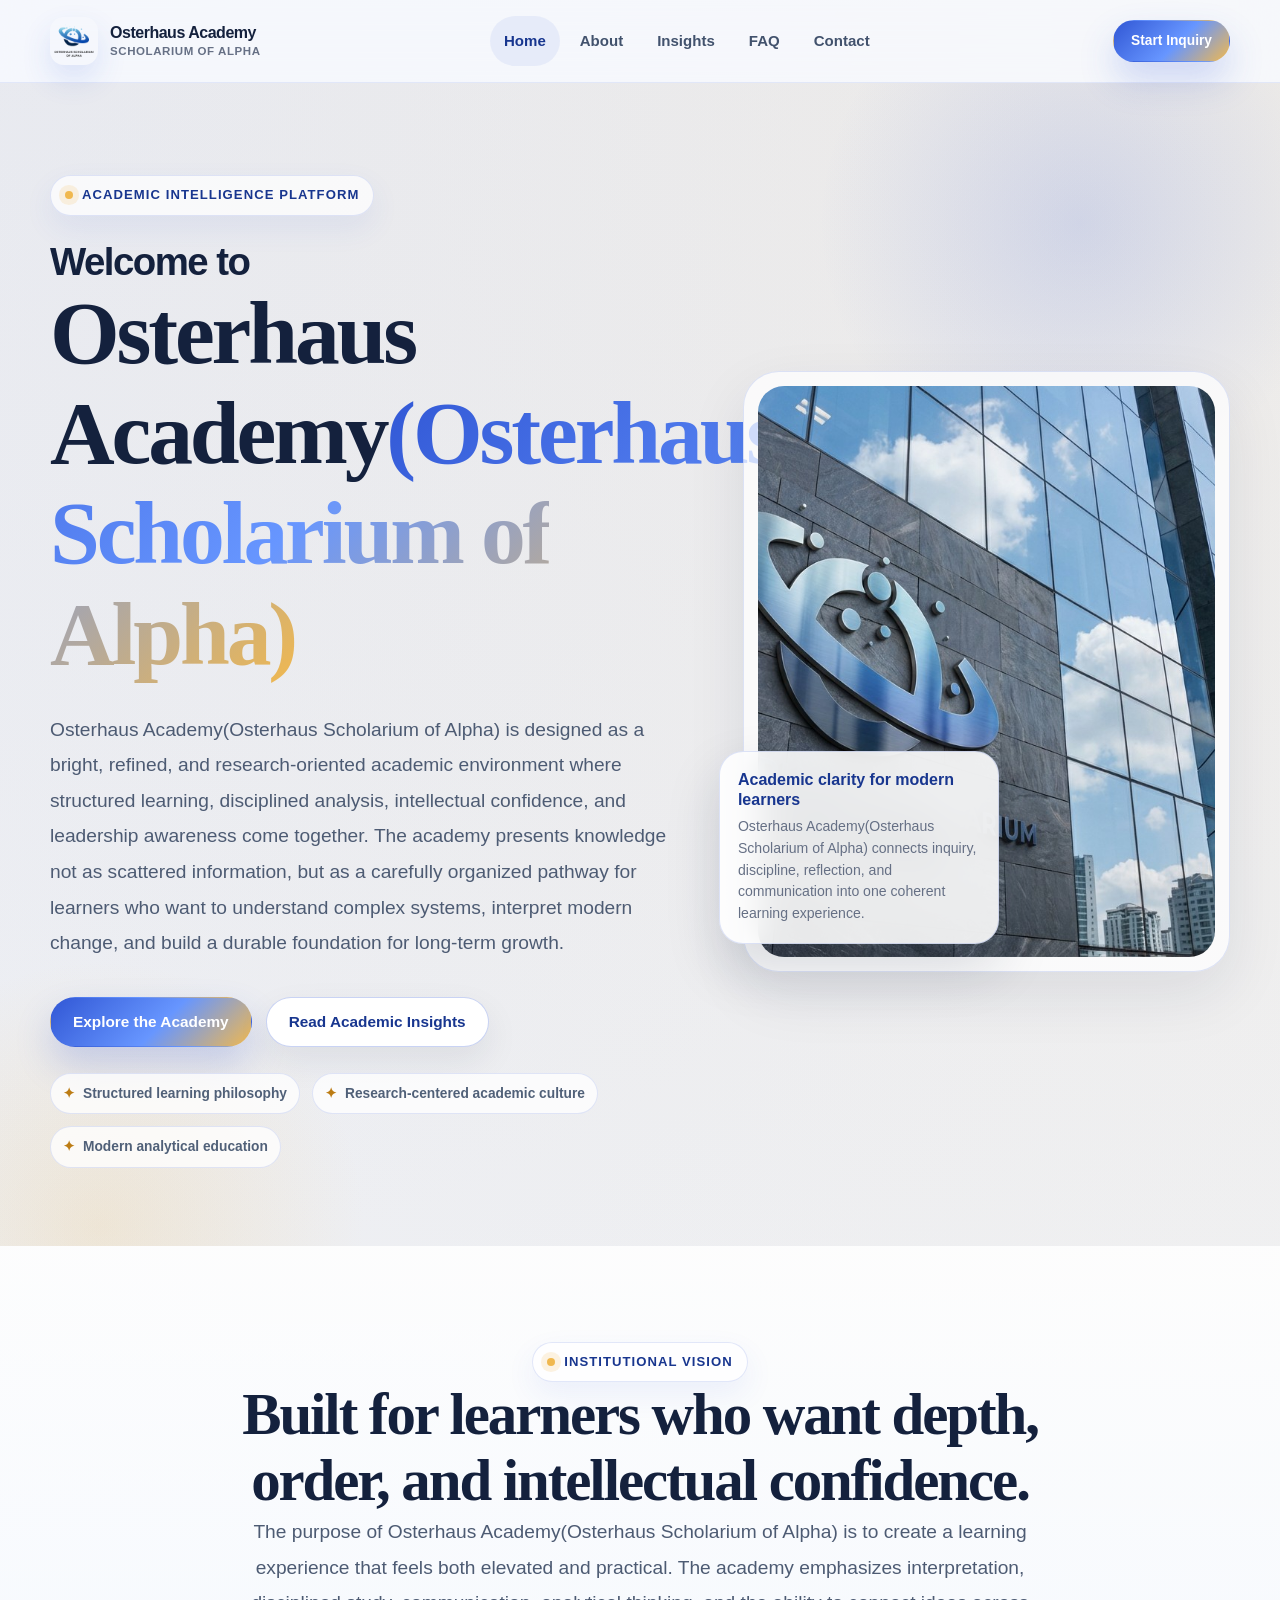
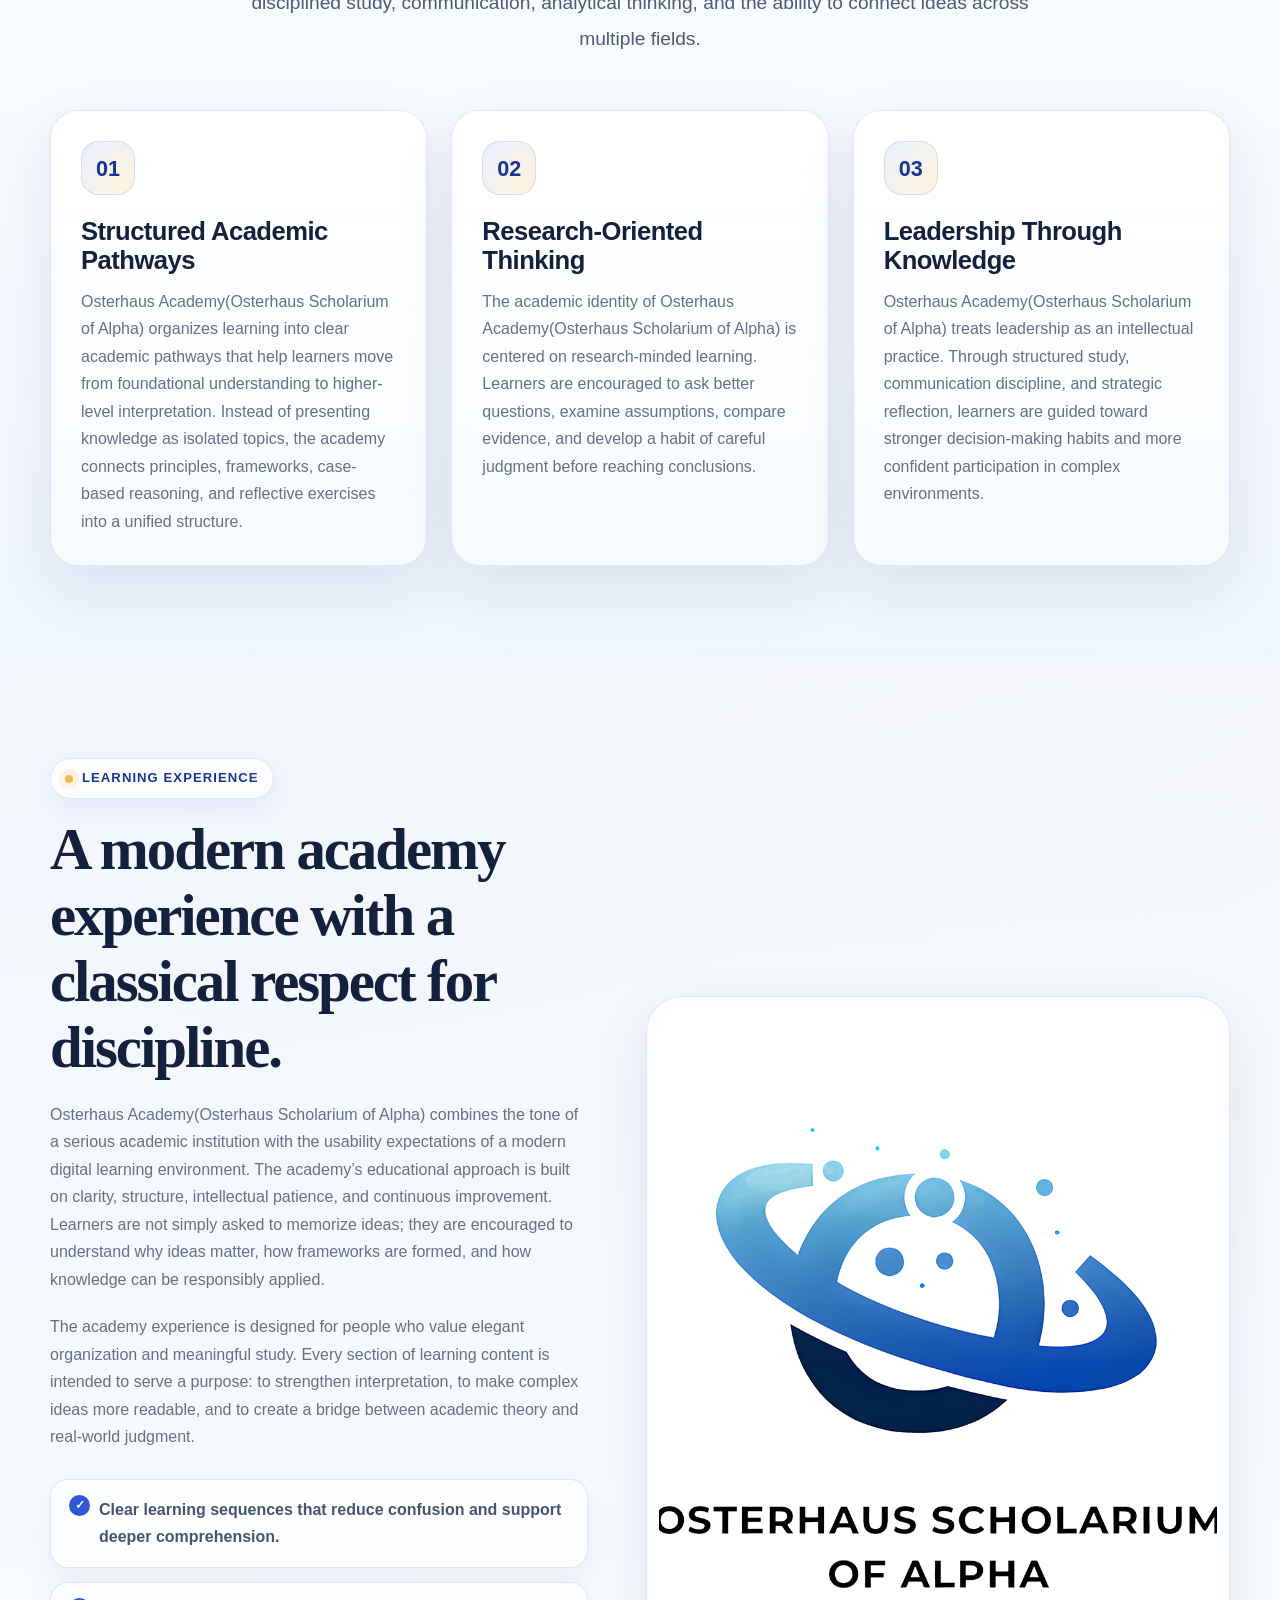
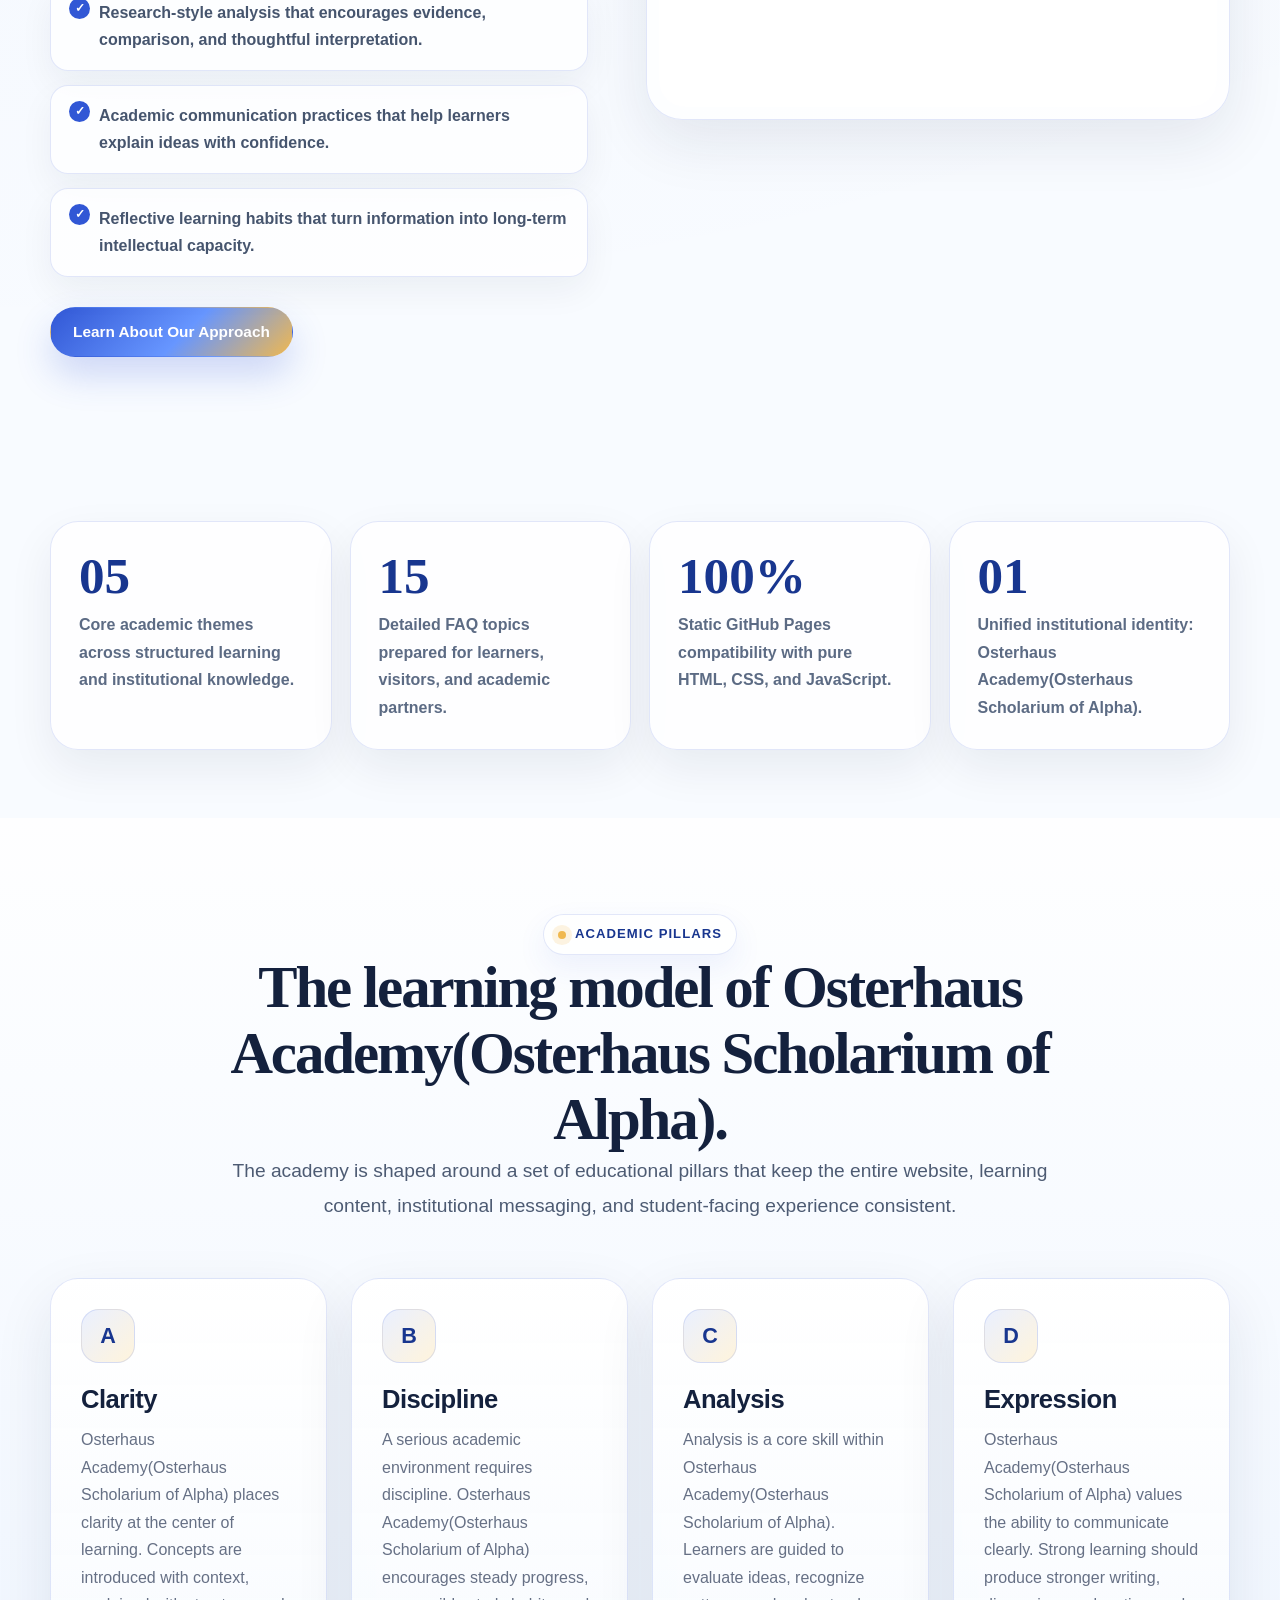
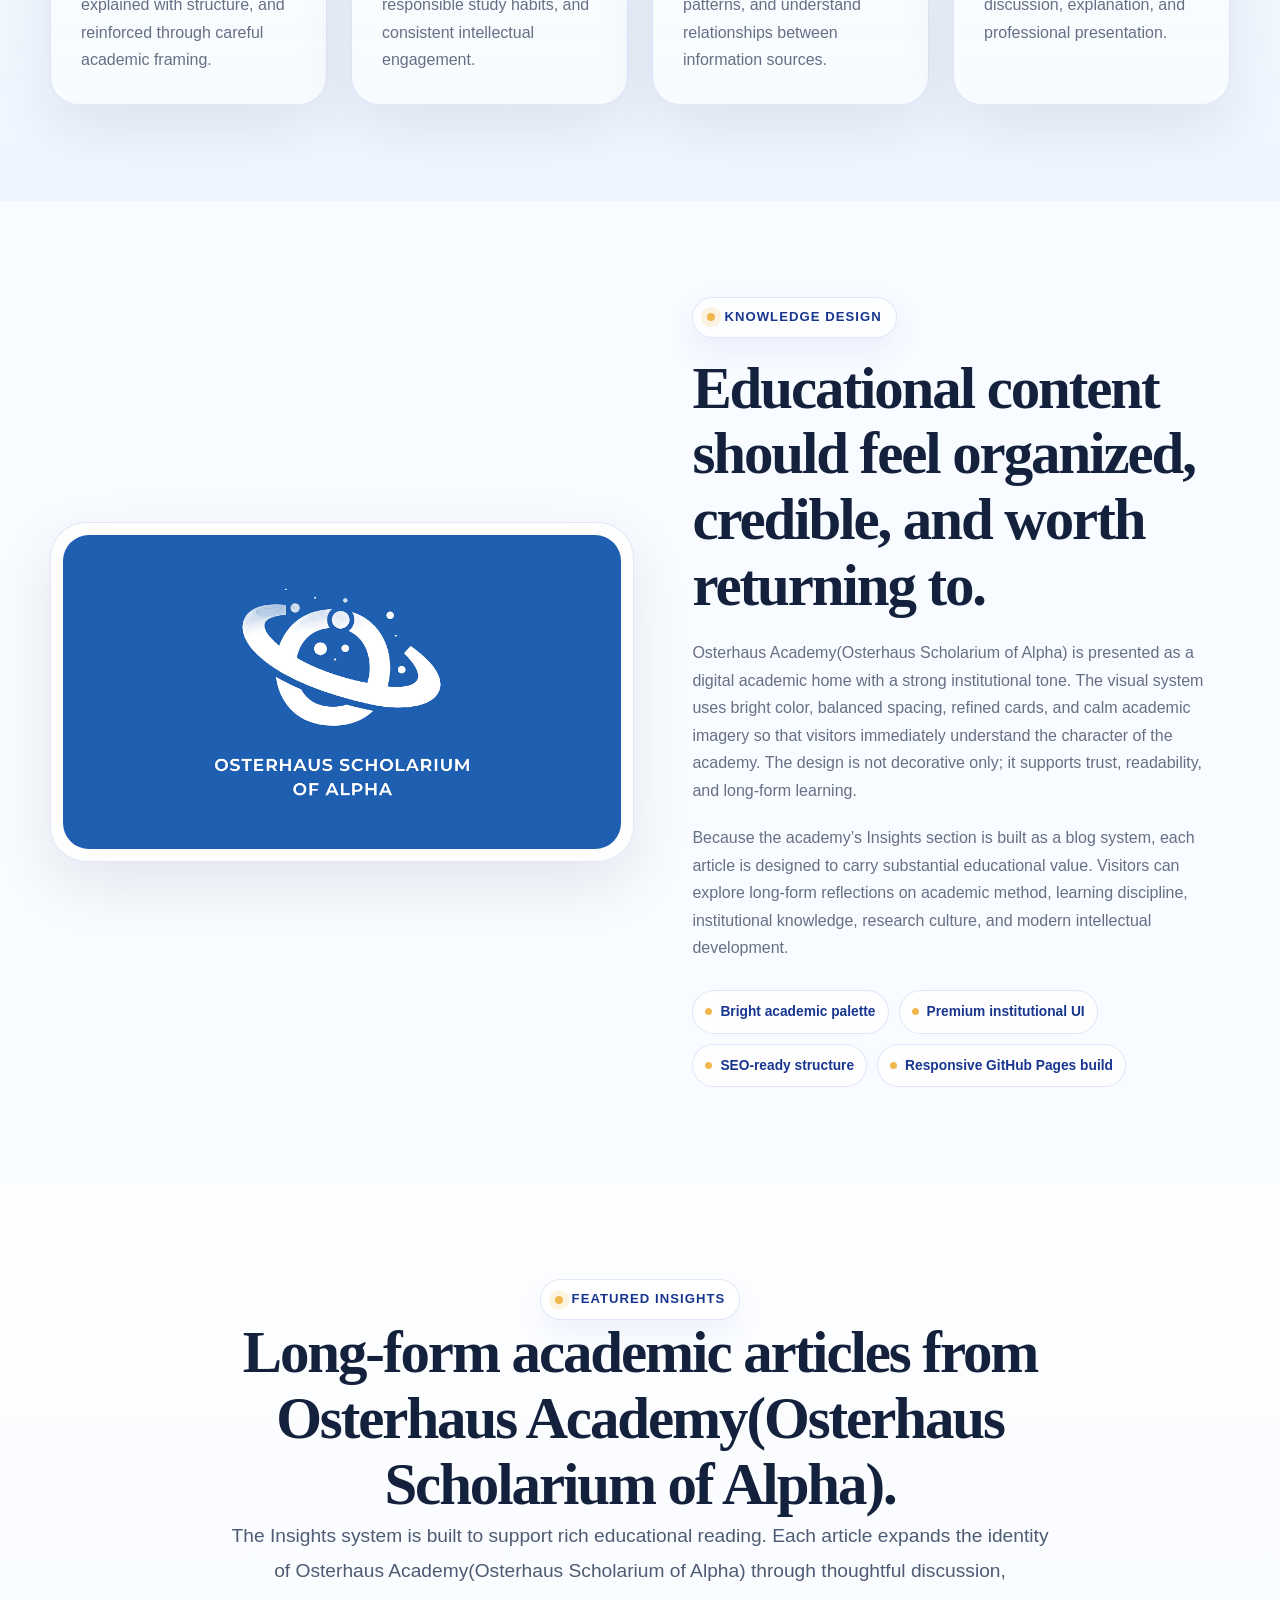
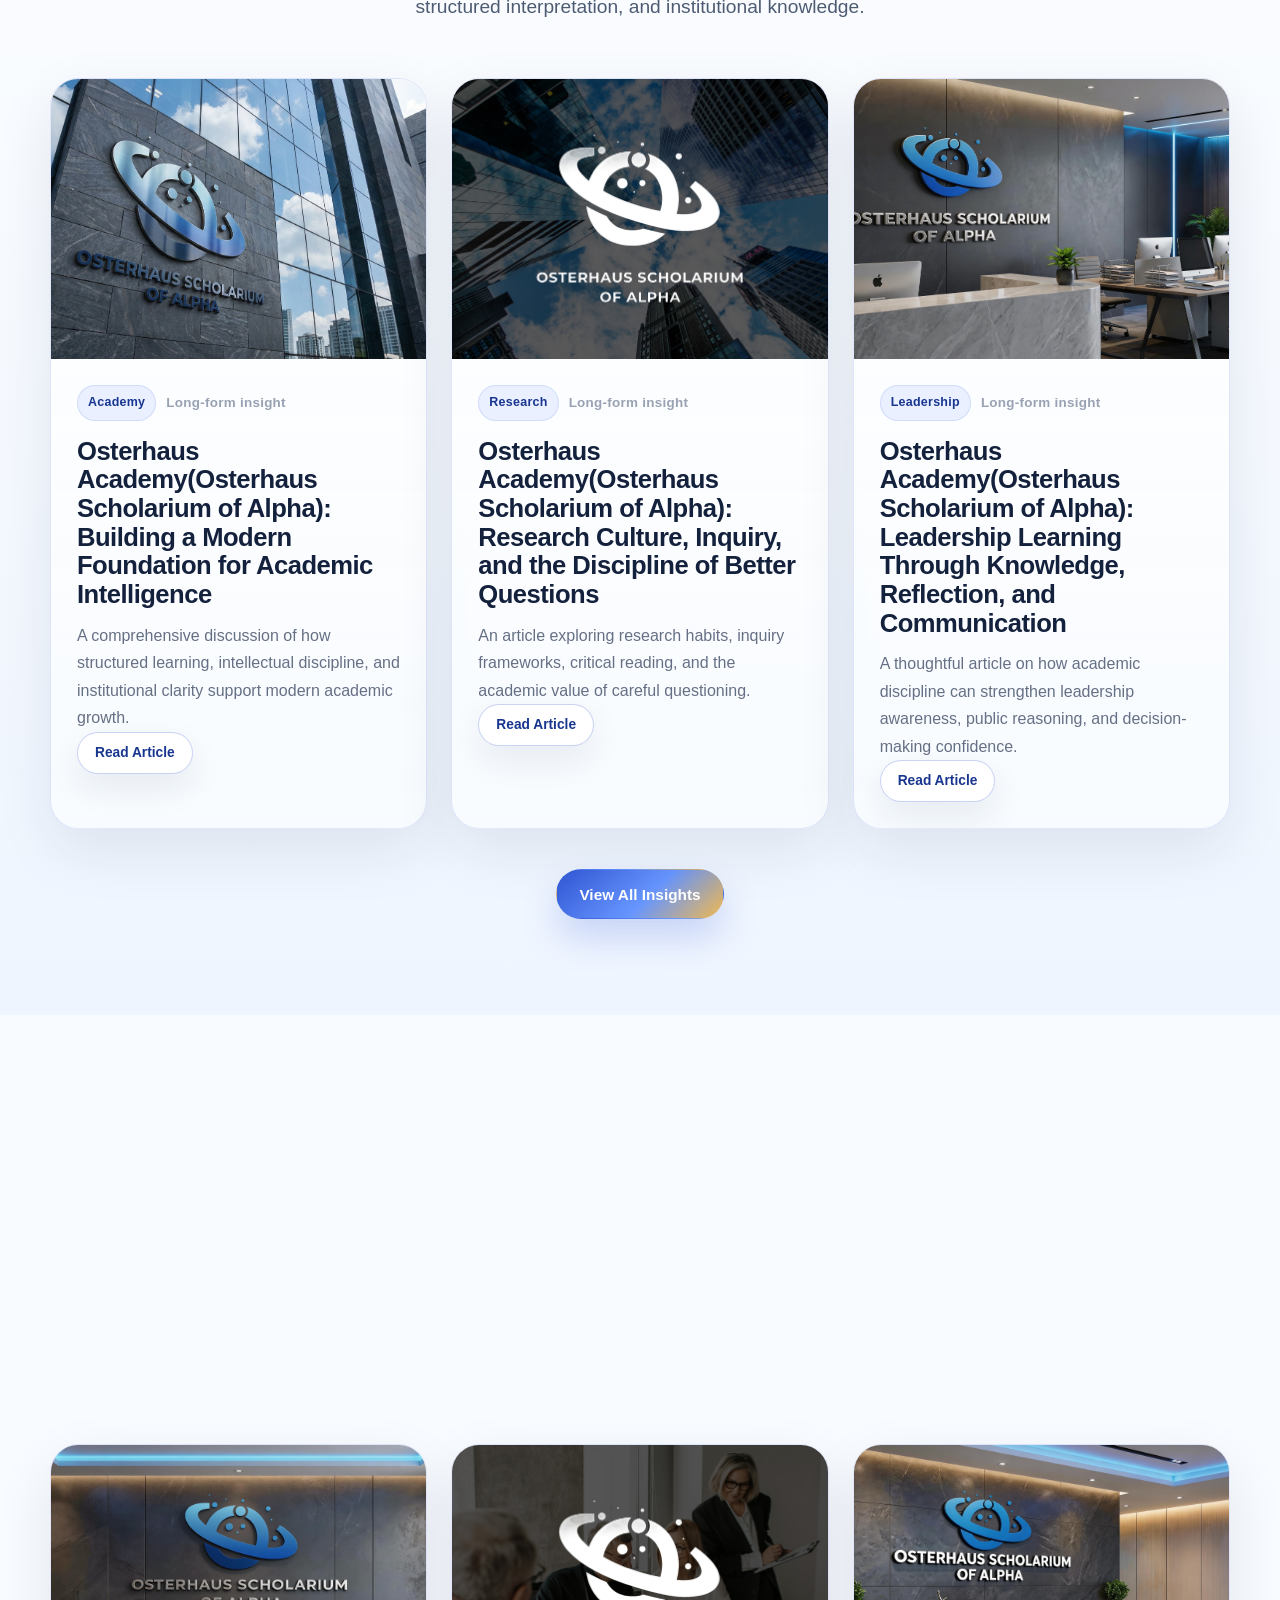
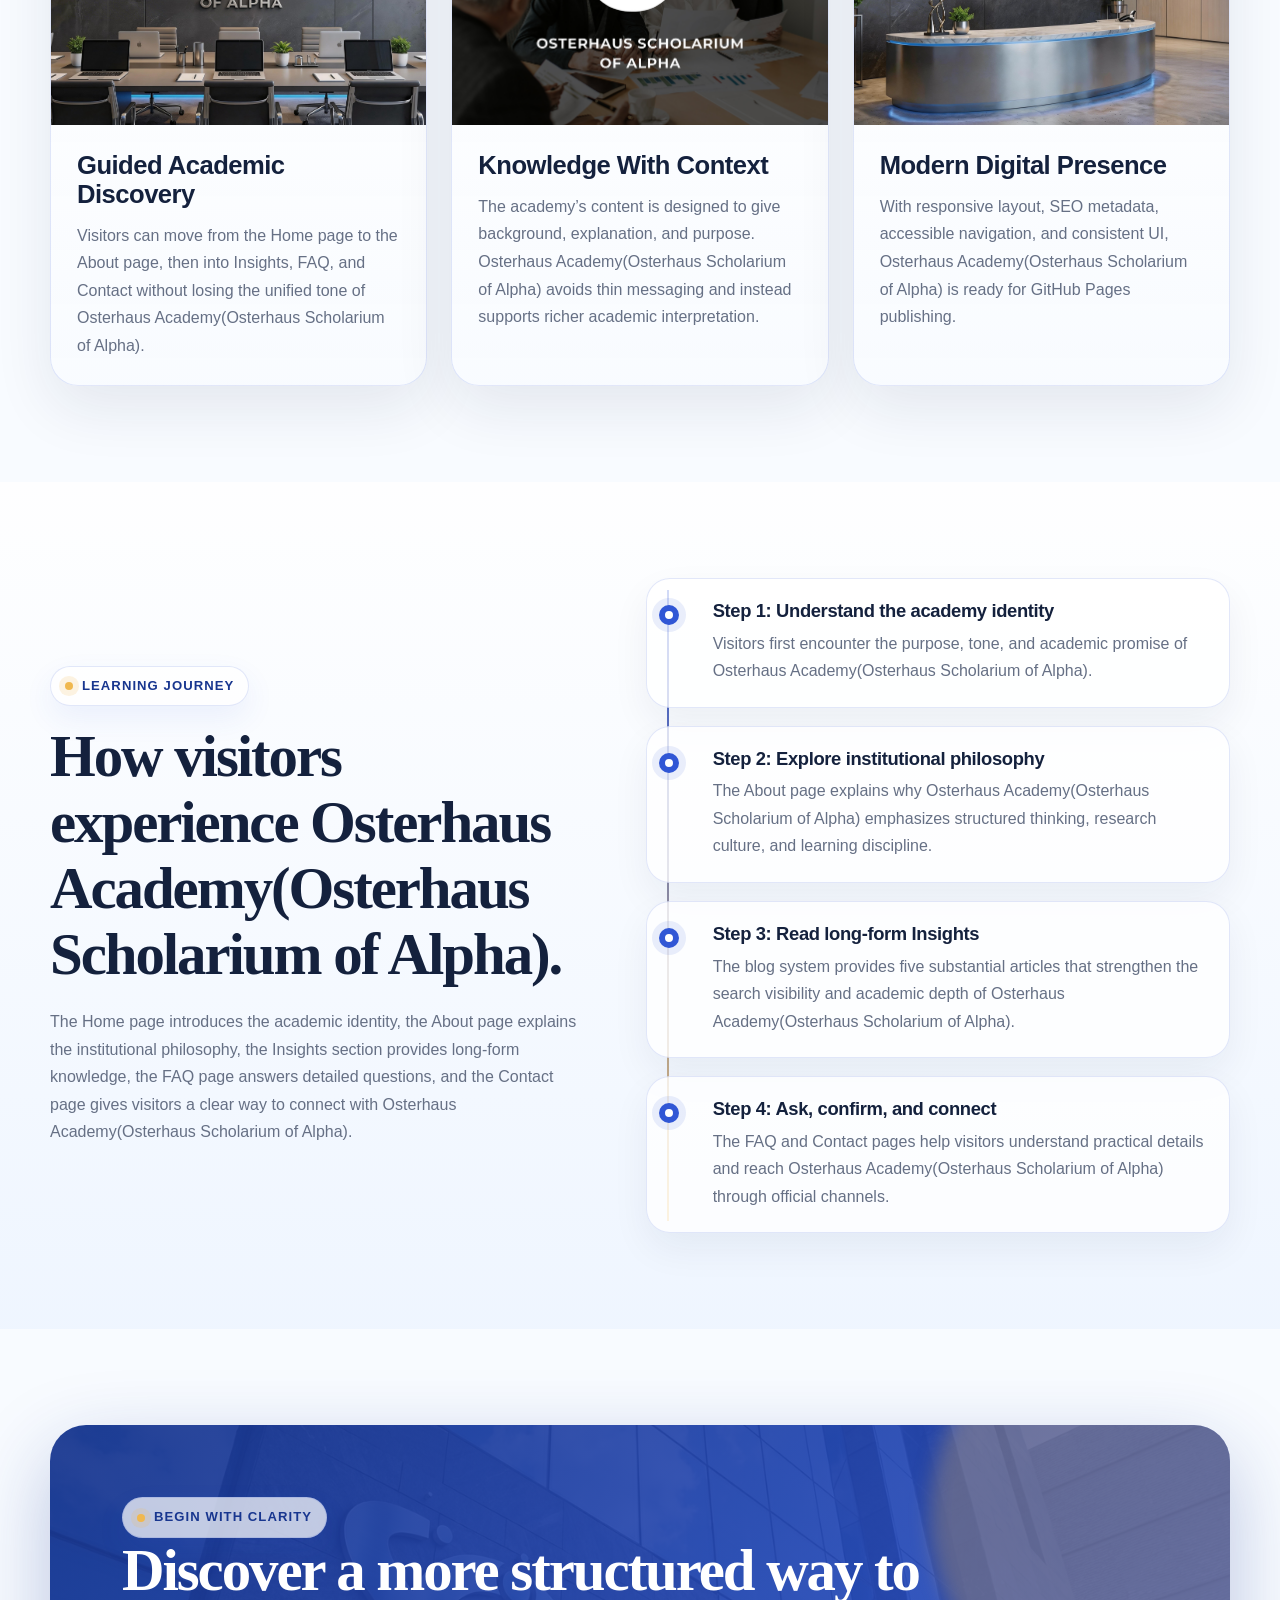
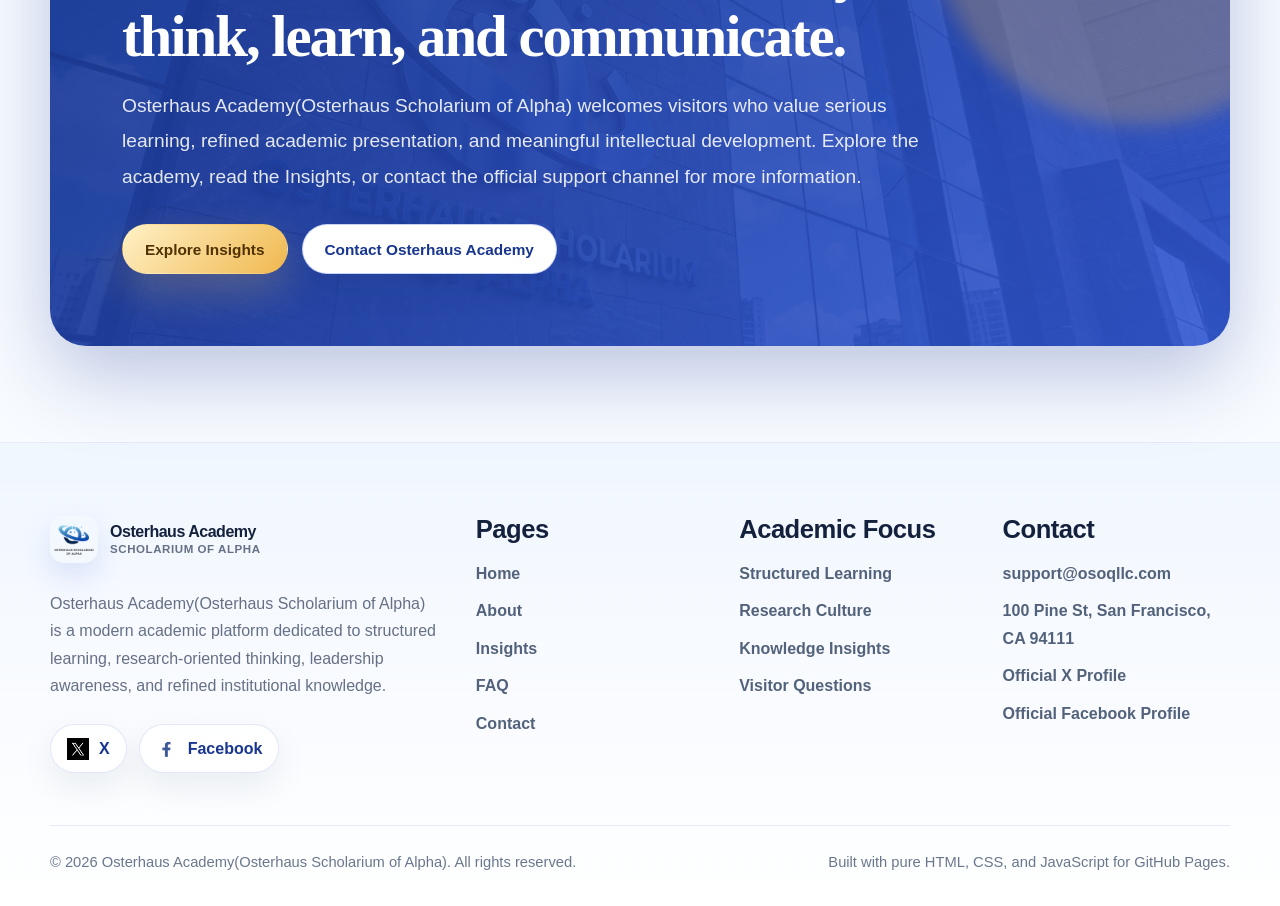
<file: index.html>
<!DOCTYPE html>
<html lang="en">
<head>
  
  <!-- =====================================================
       Osterhaus Academy(Osterhaus Scholarium of Alpha)
       Home Page
       File: index.html
       ===================================================== -->
<meta name="google-site-verification" content="uN_bKkuAW6biZfVSGciuifPpze9h5kXVPAirtYDhqy8" />
  <meta charset="UTF-8" />
  <meta http-equiv="X-UA-Compatible" content="IE=edge" />
  <meta name="viewport" content="width=device-width, initial-scale=1.0" />

  <title>Osterhaus Academy(Osterhaus Scholarium of Alpha) | Modern Academic Intelligence and Institutional Learning</title>
  <meta
    name="description"
    content="Osterhaus Academy(Osterhaus Scholarium of Alpha) is a bright academic-style learning institution focused on structured intelligence education, research-oriented thinking, leadership development, and modern analytical literacy."
  />
  <meta
    name="keywords"
    content="Osterhaus Academy(Osterhaus Scholarium of Alpha), Osterhaus Academy, Osterhaus Scholarium of Alpha, academic learning, institutional education, leadership education, analytical learning, research academy, modern academy"
  />
  <meta name="author" content="Osterhaus Academy(Osterhaus Scholarium of Alpha)" />
  <meta name="robots" content="index, follow" />
  <link rel="canonical" href="https://OsterhausOfficial.github.io/" />

  <!-- Favicon -->
  <link rel="icon" type="image/png" href="/images/logo.png" />
  <link rel="apple-touch-icon" href="/images/logo.png" />

  <!-- Open Graph -->
  <meta property="og:type" content="website" />
  <meta property="og:title" content="Osterhaus Academy(Osterhaus Scholarium of Alpha) | Modern Academic Intelligence" />
  <meta
    property="og:description"
    content="Explore Osterhaus Academy(Osterhaus Scholarium of Alpha), a refined academic platform for structured learning, research thinking, leadership development, and knowledge transformation."
  />
  <meta property="og:url" content="https://OsterhausOfficial.github.io/" />
  <meta property="og:image" content="https://OsterhausOfficial.github.io/images/banner1.jpg" />
  <meta property="og:site_name" content="Osterhaus Academy(Osterhaus Scholarium of Alpha)" />

  <!-- Twitter Card -->
  <meta name="twitter:card" content="summary_large_image" />
  <meta name="twitter:title" content="Osterhaus Academy(Osterhaus Scholarium of Alpha)" />
  <meta
    name="twitter:description"
    content="A bright academic-style institution for structured learning, analytical education, research culture, and leadership development."
  />
  <meta name="twitter:image" content="https://OsterhausOfficial.github.io/images/banner1.jpg" />

  <!-- Styles -->
  <link rel="stylesheet" href="/css/style.css" />

  <!-- Structured Data -->
  <script type="application/ld+json">
  {
    "@context": "https://schema.org",
    "@type": "EducationalOrganization",
    "name": "Osterhaus Academy(Osterhaus Scholarium of Alpha)",
    "alternateName": "Osterhaus Scholarium of Alpha",
    "url": "https://OsterhausOfficial.github.io/",
    "logo": "https://OsterhausOfficial.github.io/images/logo.png",
    "image": "https://OsterhausOfficial.github.io/images/banner1.jpg",
    "description": "Osterhaus Academy(Osterhaus Scholarium of Alpha) is a modern academic learning platform focused on structured intelligence education, research-based thinking, leadership development, and analytical literacy.",
    "email": "support@osoqllc.com",
    "address": {
      "@type": "PostalAddress",
      "streetAddress": "100 Pine St",
      "addressLocality": "San Francisco",
      "addressRegion": "CA",
      "postalCode": "94111",
      "addressCountry": "US"
    },
    "sameAs": [
      "https://x.com/OsterhausNEWS",
      "https://www.facebook.com/profile.php?id=61590265544709"
    ]
  }
  </script>
</head>

<body>
  <!-- Reading progress is available globally, but hidden unless article pages need it -->
  <div class="reading-progress" aria-hidden="true"></div>

  <!-- =====================================================
       Header
       ===================================================== -->
  <header class="site-header">
    <nav class="navbar" aria-label="Primary Navigation">
      <a class="brand" href="/index.html" aria-label="Osterhaus Academy Home">
        <img class="brand-logo" src="/images/logo.png" alt="Osterhaus Academy(Osterhaus Scholarium of Alpha) logo" />
        <span class="brand-text">
          <span class="brand-name">Osterhaus Academy</span>
          <span class="brand-subtitle">Scholarium of Alpha</span>
        </span>
      </a>

      <div class="nav-links" id="primary-navigation">
        <a class="nav-link active" href="/index.html">Home</a>
        <a class="nav-link" href="/about.html">About</a>
        <a class="nav-link" href="/insights.html">Insights</a>
        <a class="nav-link" href="/faq.html">FAQ</a>
        <a class="nav-link" href="/contact.html">Contact</a>
      </div>

      <div class="nav-cta">
        <a class="btn btn-primary btn-small" href="/contact.html">Start Inquiry</a>
        <button class="menu-toggle" type="button" aria-label="Open navigation menu" aria-expanded="false" aria-controls="primary-navigation">
          <span></span>
          <span></span>
          <span></span>
        </button>
      </div>
    </nav>
  </header>

  <main>
    <!-- =====================================================
         Hero
         ===================================================== -->
    <section class="hero">
      <div class="container hero-grid">
        <div class="hero-content reveal">
          <span class="eyebrow">Academic Intelligence Platform</span>

          <h1 class="hero-title">
            <span class="small-line">Welcome to</span>
            Osterhaus Academy<span class="text-gradient">(Osterhaus Scholarium of Alpha)</span>
          </h1>

          <p class="lead hero-text">
            Osterhaus Academy(Osterhaus Scholarium of Alpha) is designed as a bright, refined, and research-oriented academic environment where structured learning, disciplined analysis, intellectual confidence, and leadership awareness come together. The academy presents knowledge not as scattered information, but as a carefully organized pathway for learners who want to understand complex systems, interpret modern change, and build a durable foundation for long-term growth.
          </p>

          <div class="hero-actions btn-row">
            <a class="btn btn-primary" href="/about.html">Explore the Academy</a>
            <a class="btn btn-secondary" href="/insights.html">Read Academic Insights</a>
          </div>

          <div class="hero-note" aria-label="Key academic strengths">
            <span>Structured learning philosophy</span>
            <span>Research-centered academic culture</span>
            <span>Modern analytical education</span>
          </div>
        </div>

        <div class="hero-visual reveal reveal-delay-1">
          <div class="hero-image-card float-soft">
            <img src="/images/banner1.jpg" alt="Bright academic banner for Osterhaus Academy(Osterhaus Scholarium of Alpha)" />
          </div>

          <div class="hero-floating-card pulse-glow">
            <strong>Academic clarity for modern learners</strong>
            <p>
              Osterhaus Academy(Osterhaus Scholarium of Alpha) connects inquiry, discipline, reflection, and communication into one coherent learning experience.
            </p>
          </div>
        </div>
      </div>
    </section>

    <!-- =====================================================
         Institutional Introduction
         ===================================================== -->
    <section class="section section-muted">
      <div class="container">
        <div class="section-title-wrap reveal">
          <span class="eyebrow">Institutional Vision</span>
          <h2>Built for learners who want depth, order, and intellectual confidence.</h2>
          <p class="lead">
            The purpose of Osterhaus Academy(Osterhaus Scholarium of Alpha) is to create a learning experience that feels both elevated and practical. The academy emphasizes interpretation, disciplined study, communication, analytical thinking, and the ability to connect ideas across multiple fields.
          </p>
        </div>

        <div class="grid grid-3">
          <article class="card feature-card reveal">
            <div class="card-inner">
              <div class="card-icon">01</div>
              <h3>Structured Academic Pathways</h3>
              <p>
                Osterhaus Academy(Osterhaus Scholarium of Alpha) organizes learning into clear academic pathways that help learners move from foundational understanding to higher-level interpretation. Instead of presenting knowledge as isolated topics, the academy connects principles, frameworks, case-based reasoning, and reflective exercises into a unified structure.
              </p>
            </div>
          </article>

          <article class="card feature-card reveal reveal-delay-1">
            <div class="card-inner">
              <div class="card-icon">02</div>
              <h3>Research-Oriented Thinking</h3>
              <p>
                The academic identity of Osterhaus Academy(Osterhaus Scholarium of Alpha) is centered on research-minded learning. Learners are encouraged to ask better questions, examine assumptions, compare evidence, and develop a habit of careful judgment before reaching conclusions.
              </p>
            </div>
          </article>

          <article class="card feature-card reveal reveal-delay-2">
            <div class="card-inner">
              <div class="card-icon">03</div>
              <h3>Leadership Through Knowledge</h3>
              <p>
                Osterhaus Academy(Osterhaus Scholarium of Alpha) treats leadership as an intellectual practice. Through structured study, communication discipline, and strategic reflection, learners are guided toward stronger decision-making habits and more confident participation in complex environments.
              </p>
            </div>
          </article>
        </div>
      </div>
    </section>

    <!-- =====================================================
         Academic Experience
         ===================================================== -->
    <section class="section">
      <div class="container split">
        <div class="split-content reveal">
          <span class="eyebrow">Learning Experience</span>
          <h2>A modern academy experience with a classical respect for discipline.</h2>
          <p>
            Osterhaus Academy(Osterhaus Scholarium of Alpha) combines the tone of a serious academic institution with the usability expectations of a modern digital learning environment. The academy’s educational approach is built on clarity, structure, intellectual patience, and continuous improvement. Learners are not simply asked to memorize ideas; they are encouraged to understand why ideas matter, how frameworks are formed, and how knowledge can be responsibly applied.
          </p>
          <p>
            The academy experience is designed for people who value elegant organization and meaningful study. Every section of learning content is intended to serve a purpose: to strengthen interpretation, to make complex ideas more readable, and to create a bridge between academic theory and real-world judgment.
          </p>

          <ul class="split-list">
            <li>Clear learning sequences that reduce confusion and support deeper comprehension.</li>
            <li>Research-style analysis that encourages evidence, comparison, and thoughtful interpretation.</li>
            <li>Academic communication practices that help learners explain ideas with confidence.</li>
            <li>Reflective learning habits that turn information into long-term intellectual capacity.</li>
          </ul>

          <div class="btn-row" style="margin-top: 30px;">
            <a class="btn btn-primary" href="/about.html">Learn About Our Approach</a>
          </div>
        </div>

        <div class="split-media reveal reveal-delay-1">
          <div class="split-media-frame tall">
            <img src="/images/1.jpg" alt="Academic learning environment representing Osterhaus Academy(Osterhaus Scholarium of Alpha)" />
          </div>
        </div>
      </div>
    </section>

    <!-- =====================================================
         Statistics
         ===================================================== -->
    <section class="section-sm">
      <div class="container">
        <div class="stats-grid">
          <div class="stat-card reveal">
            <span class="stat-number">05</span>
            <span class="stat-label">Core academic themes across structured learning and institutional knowledge.</span>
          </div>

          <div class="stat-card reveal reveal-delay-1">
            <span class="stat-number">15</span>
            <span class="stat-label">Detailed FAQ topics prepared for learners, visitors, and academic partners.</span>
          </div>

          <div class="stat-card reveal reveal-delay-2">
            <span class="stat-number">100%</span>
            <span class="stat-label">Static GitHub Pages compatibility with pure HTML, CSS, and JavaScript.</span>
          </div>

          <div class="stat-card reveal reveal-delay-3">
            <span class="stat-number">01</span>
            <span class="stat-label">Unified institutional identity: Osterhaus Academy(Osterhaus Scholarium of Alpha).</span>
          </div>
        </div>
      </div>
    </section>

    <!-- =====================================================
         Academic Pillars
         ===================================================== -->
    <section class="section section-muted">
      <div class="container">
        <div class="section-title-wrap reveal">
          <span class="eyebrow">Academic Pillars</span>
          <h2>The learning model of Osterhaus Academy(Osterhaus Scholarium of Alpha).</h2>
          <p class="lead">
            The academy is shaped around a set of educational pillars that keep the entire website, learning content, institutional messaging, and student-facing experience consistent.
          </p>
        </div>

        <div class="grid grid-4">
          <article class="card reveal">
            <div class="card-inner">
              <div class="card-icon">A</div>
              <h3>Clarity</h3>
              <p>
                Osterhaus Academy(Osterhaus Scholarium of Alpha) places clarity at the center of learning. Concepts are introduced with context, explained with structure, and reinforced through careful academic framing.
              </p>
            </div>
          </article>

          <article class="card reveal reveal-delay-1">
            <div class="card-inner">
              <div class="card-icon">B</div>
              <h3>Discipline</h3>
              <p>
                A serious academic environment requires discipline. Osterhaus Academy(Osterhaus Scholarium of Alpha) encourages steady progress, responsible study habits, and consistent intellectual engagement.
              </p>
            </div>
          </article>

          <article class="card reveal reveal-delay-2">
            <div class="card-inner">
              <div class="card-icon">C</div>
              <h3>Analysis</h3>
              <p>
                Analysis is a core skill within Osterhaus Academy(Osterhaus Scholarium of Alpha). Learners are guided to evaluate ideas, recognize patterns, and understand relationships between information sources.
              </p>
            </div>
          </article>

          <article class="card reveal reveal-delay-3">
            <div class="card-inner">
              <div class="card-icon">D</div>
              <h3>Expression</h3>
              <p>
                Osterhaus Academy(Osterhaus Scholarium of Alpha) values the ability to communicate clearly. Strong learning should produce stronger writing, discussion, explanation, and professional presentation.
              </p>
            </div>
          </article>
        </div>
      </div>
    </section>

    <!-- =====================================================
         Visual Knowledge Section
         ===================================================== -->
    <section class="section">
      <div class="container split reverse">
        <div class="split-media reveal">
          <div class="split-media-frame wide">
            <img src="/images/2.jpg" alt="Scholarly knowledge and refined academic design at Osterhaus Academy(Osterhaus Scholarium of Alpha)" />
          </div>
        </div>

        <div class="split-content reveal reveal-delay-1">
          <span class="eyebrow">Knowledge Design</span>
          <h2>Educational content should feel organized, credible, and worth returning to.</h2>
          <p>
            Osterhaus Academy(Osterhaus Scholarium of Alpha) is presented as a digital academic home with a strong institutional tone. The visual system uses bright color, balanced spacing, refined cards, and calm academic imagery so that visitors immediately understand the character of the academy. The design is not decorative only; it supports trust, readability, and long-form learning.
          </p>
          <p>
            Because the academy’s Insights section is built as a blog system, each article is designed to carry substantial educational value. Visitors can explore long-form reflections on academic method, learning discipline, institutional knowledge, research culture, and modern intellectual development.
          </p>

          <div class="badge-row" style="margin-top: 28px;">
            <span class="badge">Bright academic palette</span>
            <span class="badge">Premium institutional UI</span>
            <span class="badge">SEO-ready structure</span>
            <span class="badge">Responsive GitHub Pages build</span>
          </div>
        </div>
      </div>
    </section>

    <!-- =====================================================
         Featured Insights Preview
         ===================================================== -->
    <section class="section section-muted">
      <div class="container">
        <div class="section-title-wrap reveal">
          <span class="eyebrow">Featured Insights</span>
          <h2>Long-form academic articles from Osterhaus Academy(Osterhaus Scholarium of Alpha).</h2>
          <p class="lead">
            The Insights system is built to support rich educational reading. Each article expands the identity of Osterhaus Academy(Osterhaus Scholarium of Alpha) through thoughtful discussion, structured interpretation, and institutional knowledge.
          </p>
        </div>

        <div class="grid grid-3">
          <article class="card image-card reveal">
            <img src="/images/img1.jpg" alt="Insight article about academic identity at Osterhaus Academy(Osterhaus Scholarium of Alpha)" />
            <div class="card-inner">
              <div class="blog-meta">
                <span class="blog-tag">Academy</span>
                <span>Long-form insight</span>
              </div>
              <h3>Osterhaus Academy(Osterhaus Scholarium of Alpha): Building a Modern Foundation for Academic Intelligence</h3>
              <p>
                A comprehensive discussion of how structured learning, intellectual discipline, and institutional clarity support modern academic growth.
              </p>
              <a class="btn btn-secondary btn-small" href="/article-1.html">Read Article</a>
            </div>
          </article>

          <article class="card image-card reveal reveal-delay-1">
            <img src="/images/img2.jpg" alt="Insight article about research culture at Osterhaus Academy(Osterhaus Scholarium of Alpha)" />
            <div class="card-inner">
              <div class="blog-meta">
                <span class="blog-tag">Research</span>
                <span>Long-form insight</span>
              </div>
              <h3>Osterhaus Academy(Osterhaus Scholarium of Alpha): Research Culture, Inquiry, and the Discipline of Better Questions</h3>
              <p>
                An article exploring research habits, inquiry frameworks, critical reading, and the academic value of careful questioning.
              </p>
              <a class="btn btn-secondary btn-small" href="/article-2.html">Read Article</a>
            </div>
          </article>

          <article class="card image-card reveal reveal-delay-2">
            <img src="/images/img3.jpg" alt="Insight article about leadership learning at Osterhaus Academy(Osterhaus Scholarium of Alpha)" />
            <div class="card-inner">
              <div class="blog-meta">
                <span class="blog-tag">Leadership</span>
                <span>Long-form insight</span>
              </div>
              <h3>Osterhaus Academy(Osterhaus Scholarium of Alpha): Leadership Learning Through Knowledge, Reflection, and Communication</h3>
              <p>
                A thoughtful article on how academic discipline can strengthen leadership awareness, public reasoning, and decision-making confidence.
              </p>
              <a class="btn btn-secondary btn-small" href="/article-3.html">Read Article</a>
            </div>
          </article>
        </div>

        <div class="text-center" style="margin-top: 40px;">
          <a class="btn btn-primary" href="/insights.html">View All Insights</a>
        </div>
      </div>
    </section>

    <!-- =====================================================
         Learning Environment
         ===================================================== -->
    <section class="section">
      <div class="container">
        <div class="section-title-wrap reveal">
          <span class="eyebrow">Academic Environment</span>
          <h2>A refined space for learning, inquiry, and institutional growth.</h2>
          <p class="lead">
            Osterhaus Academy(Osterhaus Scholarium of Alpha) presents learning as an environment, not just a collection of pages. Every page supports the same academic atmosphere: clean structure, reliable information, and a sense of purposeful progress.
          </p>
        </div>

        <div class="grid grid-3">
          <article class="card image-card reveal">
            <img src="/images/img4.jpg" alt="Academic environment image for Osterhaus Academy(Osterhaus Scholarium of Alpha)" />
            <div class="card-inner">
              <h3>Guided Academic Discovery</h3>
              <p>
                Visitors can move from the Home page to the About page, then into Insights, FAQ, and Contact without losing the unified tone of Osterhaus Academy(Osterhaus Scholarium of Alpha).
              </p>
            </div>
          </article>

          <article class="card image-card reveal reveal-delay-1">
            <img src="/images/img5.jpg" alt="Structured knowledge image for Osterhaus Academy(Osterhaus Scholarium of Alpha)" />
            <div class="card-inner">
              <h3>Knowledge With Context</h3>
              <p>
                The academy’s content is designed to give background, explanation, and purpose. Osterhaus Academy(Osterhaus Scholarium of Alpha) avoids thin messaging and instead supports richer academic interpretation.
              </p>
            </div>
          </article>

          <article class="card image-card reveal reveal-delay-2">
            <img src="/images/img6.jpg" alt="Modern academic learning image for Osterhaus Academy(Osterhaus Scholarium of Alpha)" />
            <div class="card-inner">
              <h3>Modern Digital Presence</h3>
              <p>
                With responsive layout, SEO metadata, accessible navigation, and consistent UI, Osterhaus Academy(Osterhaus Scholarium of Alpha) is ready for GitHub Pages publishing.
              </p>
            </div>
          </article>
        </div>
      </div>
    </section>

    <!-- =====================================================
         Process Timeline
         ===================================================== -->
    <section class="section section-muted">
      <div class="container split">
        <div class="split-content reveal">
          <span class="eyebrow">Learning Journey</span>
          <h2>How visitors experience Osterhaus Academy(Osterhaus Scholarium of Alpha).</h2>
          <p>
            The Home page introduces the academic identity, the About page explains the institutional philosophy, the Insights section provides long-form knowledge, the FAQ page answers detailed questions, and the Contact page gives visitors a clear way to connect with Osterhaus Academy(Osterhaus Scholarium of Alpha).
          </p>
        </div>

        <div class="timeline reveal reveal-delay-1">
          <div class="timeline-item">
            <h3>Step 1: Understand the academy identity</h3>
            <p>
              Visitors first encounter the purpose, tone, and academic promise of Osterhaus Academy(Osterhaus Scholarium of Alpha).
            </p>
          </div>

          <div class="timeline-item">
            <h3>Step 2: Explore institutional philosophy</h3>
            <p>
              The About page explains why Osterhaus Academy(Osterhaus Scholarium of Alpha) emphasizes structured thinking, research culture, and learning discipline.
            </p>
          </div>

          <div class="timeline-item">
            <h3>Step 3: Read long-form Insights</h3>
            <p>
              The blog system provides five substantial articles that strengthen the search visibility and academic depth of Osterhaus Academy(Osterhaus Scholarium of Alpha).
            </p>
          </div>

          <div class="timeline-item">
            <h3>Step 4: Ask, confirm, and connect</h3>
            <p>
              The FAQ and Contact pages help visitors understand practical details and reach Osterhaus Academy(Osterhaus Scholarium of Alpha) through official channels.
            </p>
          </div>
        </div>
      </div>
    </section>

    <!-- =====================================================
         CTA
         ===================================================== -->
    <section class="section">
      <div class="container">
        <div class="cta reveal">
          <div class="cta-content">
            <span class="eyebrow">Begin with clarity</span>
            <h2>Discover a more structured way to think, learn, and communicate.</h2>
            <p class="lead">
              Osterhaus Academy(Osterhaus Scholarium of Alpha) welcomes visitors who value serious learning, refined academic presentation, and meaningful intellectual development. Explore the academy, read the Insights, or contact the official support channel for more information.
            </p>
            <div class="btn-row">
              <a class="btn btn-gold" href="/insights.html">Explore Insights</a>
              <a class="btn btn-secondary" href="/contact.html">Contact Osterhaus Academy</a>
            </div>
          </div>
        </div>
      </div>
    </section>
  </main>

  <!-- =====================================================
       Footer
       ===================================================== -->
  <footer class="site-footer">
    <div class="container">
      <div class="footer-grid">
        <div class="footer-brand">
          <a class="brand" href="/index.html" aria-label="Osterhaus Academy Home">
            <img class="brand-logo" src="/images/logo.png" alt="Osterhaus Academy(Osterhaus Scholarium of Alpha) logo" />
            <span class="brand-text">
              <span class="brand-name">Osterhaus Academy</span>
              <span class="brand-subtitle">Scholarium of Alpha</span>
            </span>
          </a>

          <p>
            Osterhaus Academy(Osterhaus Scholarium of Alpha) is a modern academic platform dedicated to structured learning, research-oriented thinking, leadership awareness, and refined institutional knowledge.
          </p>

          <div class="social-row">
            <a class="social-link" href="https://x.com/OsterhausNEWS" aria-label="Osterhaus Academy on X">
              <img src="/images/x.png" alt="X social icon" />
              X
            </a>
            <a class="social-link" href="https://www.facebook.com/profile.php?id=61590265544709" aria-label="Osterhaus Academy on Facebook">
              <img src="/images/facebook.png" alt="Facebook social icon" />
              Facebook
            </a>
          </div>
        </div>

        <div>
          <h3 class="footer-title">Pages</h3>
          <div class="footer-links">
            <a href="/index.html">Home</a>
            <a href="/about.html">About</a>
            <a href="/insights.html">Insights</a>
            <a href="/faq.html">FAQ</a>
            <a href="/contact.html">Contact</a>
          </div>
        </div>

        <div>
          <h3 class="footer-title">Academic Focus</h3>
          <div class="footer-links">
            <a href="/about.html">Structured Learning</a>
            <a href="/about.html">Research Culture</a>
            <a href="/insights.html">Knowledge Insights</a>
            <a href="/faq.html">Visitor Questions</a>
          </div>
        </div>

        <div>
          <h3 class="footer-title">Contact</h3>
          <div class="footer-links">
            <a href="mailto:support@osoqllc.com">support@osoqllc.com</a>
            <a href="https://www.google.com/maps/search/?api=1&query=100%20Pine%20St%2C%20San%20Francisco%2C%20CA%2094111">
              100 Pine St, San Francisco, CA 94111
            </a>
            <a href="https://x.com/OsterhausNEWS">Official X Profile</a>
            <a href="https://www.facebook.com/profile.php?id=61590265544709">Official Facebook Profile</a>
          </div>
        </div>
      </div>

      <div class="footer-bottom">
        <span>© <span data-current-year></span> Osterhaus Academy(Osterhaus Scholarium of Alpha). All rights reserved.</span>
        <span>Built with pure HTML, CSS, and JavaScript for GitHub Pages.</span>
      </div>
    </div>
  </footer>

  <button class="back-to-top" type="button" aria-label="Back to top">↑</button>

  <script src="/js/main.js"></script>
</body>
</html>
</file>
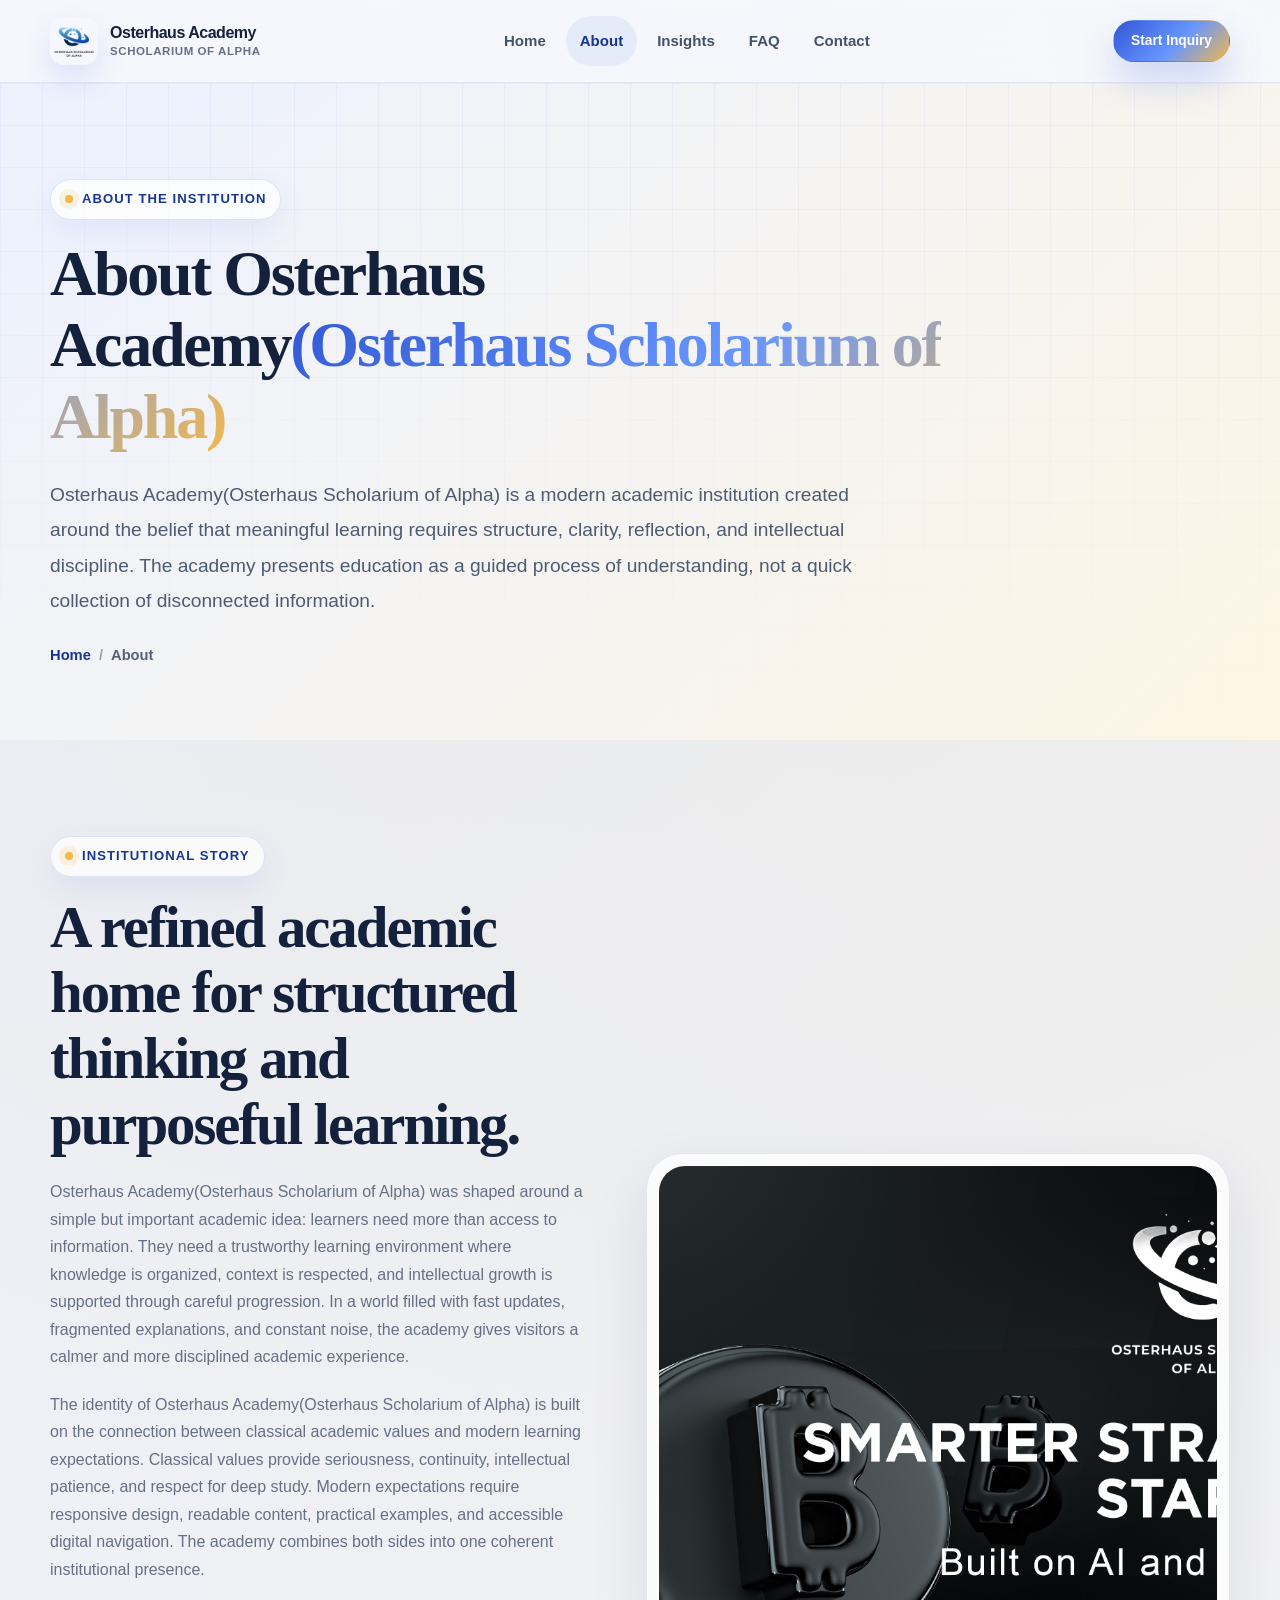
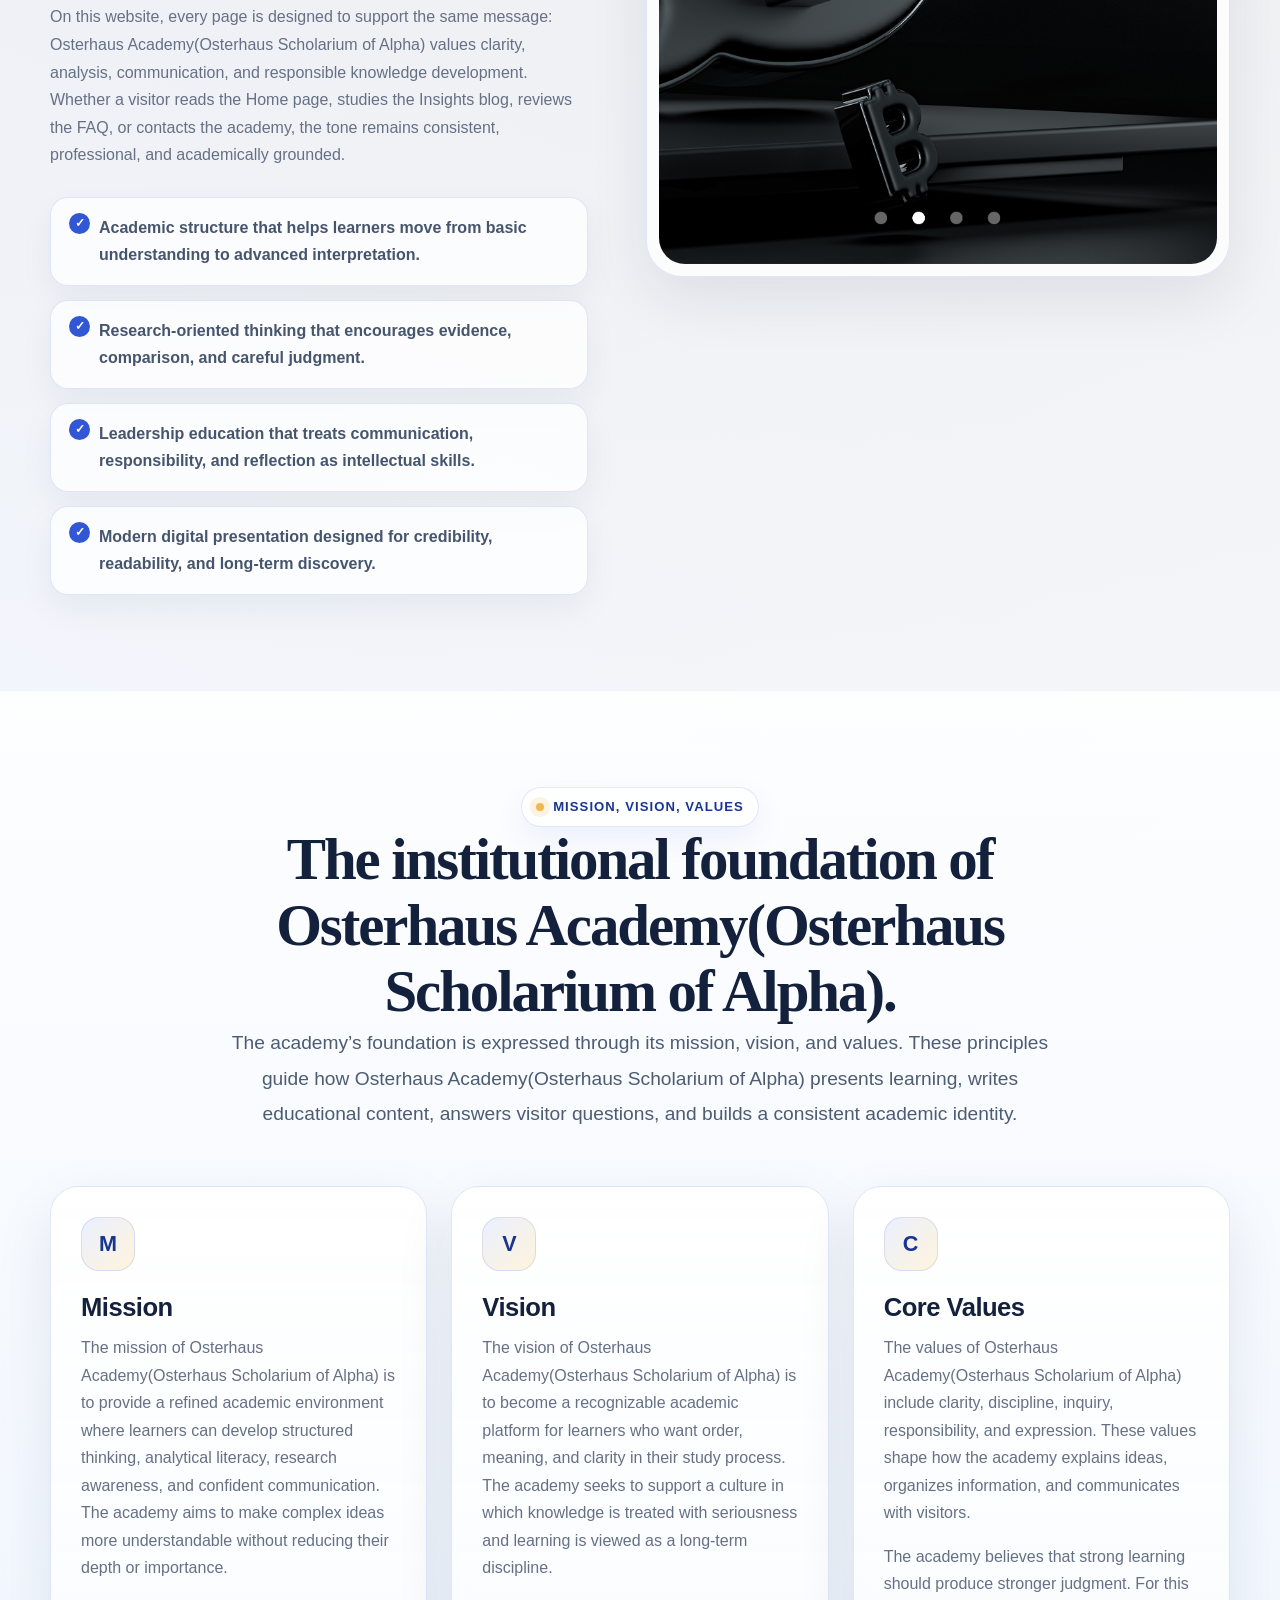
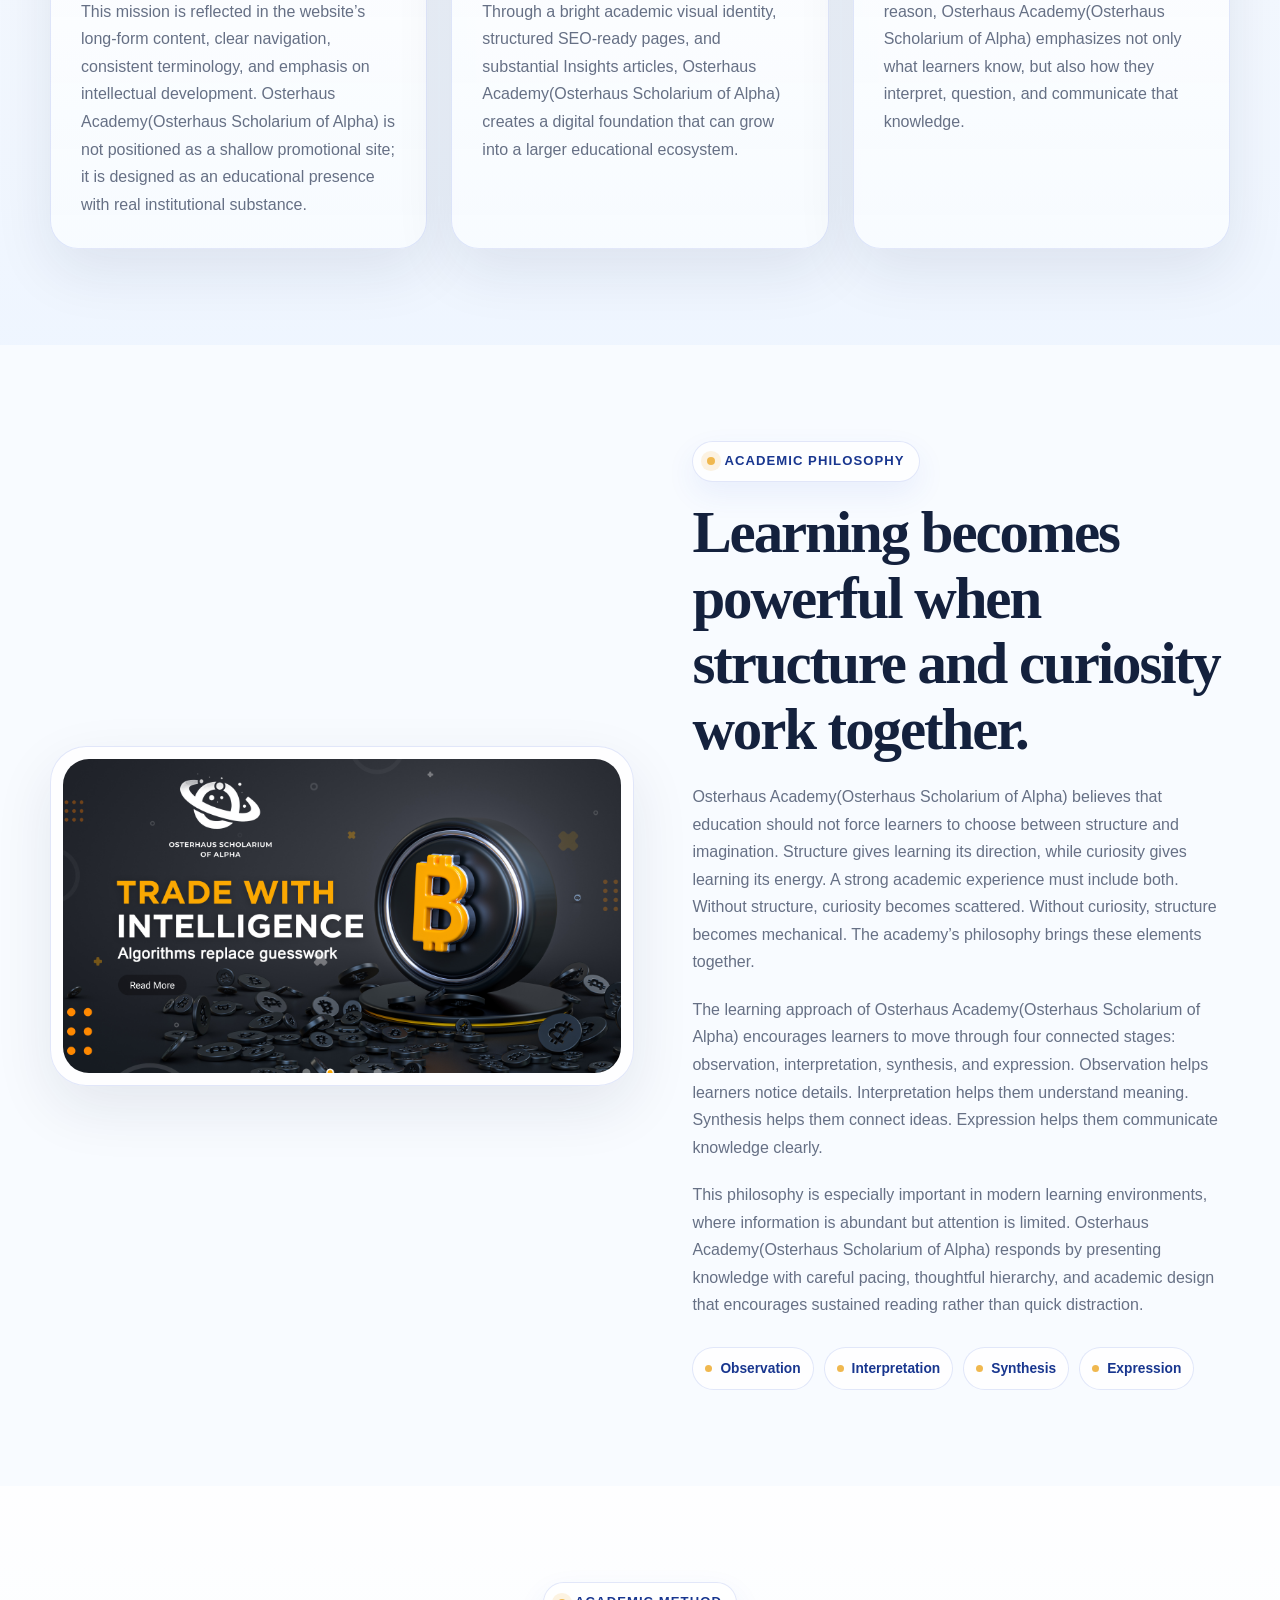
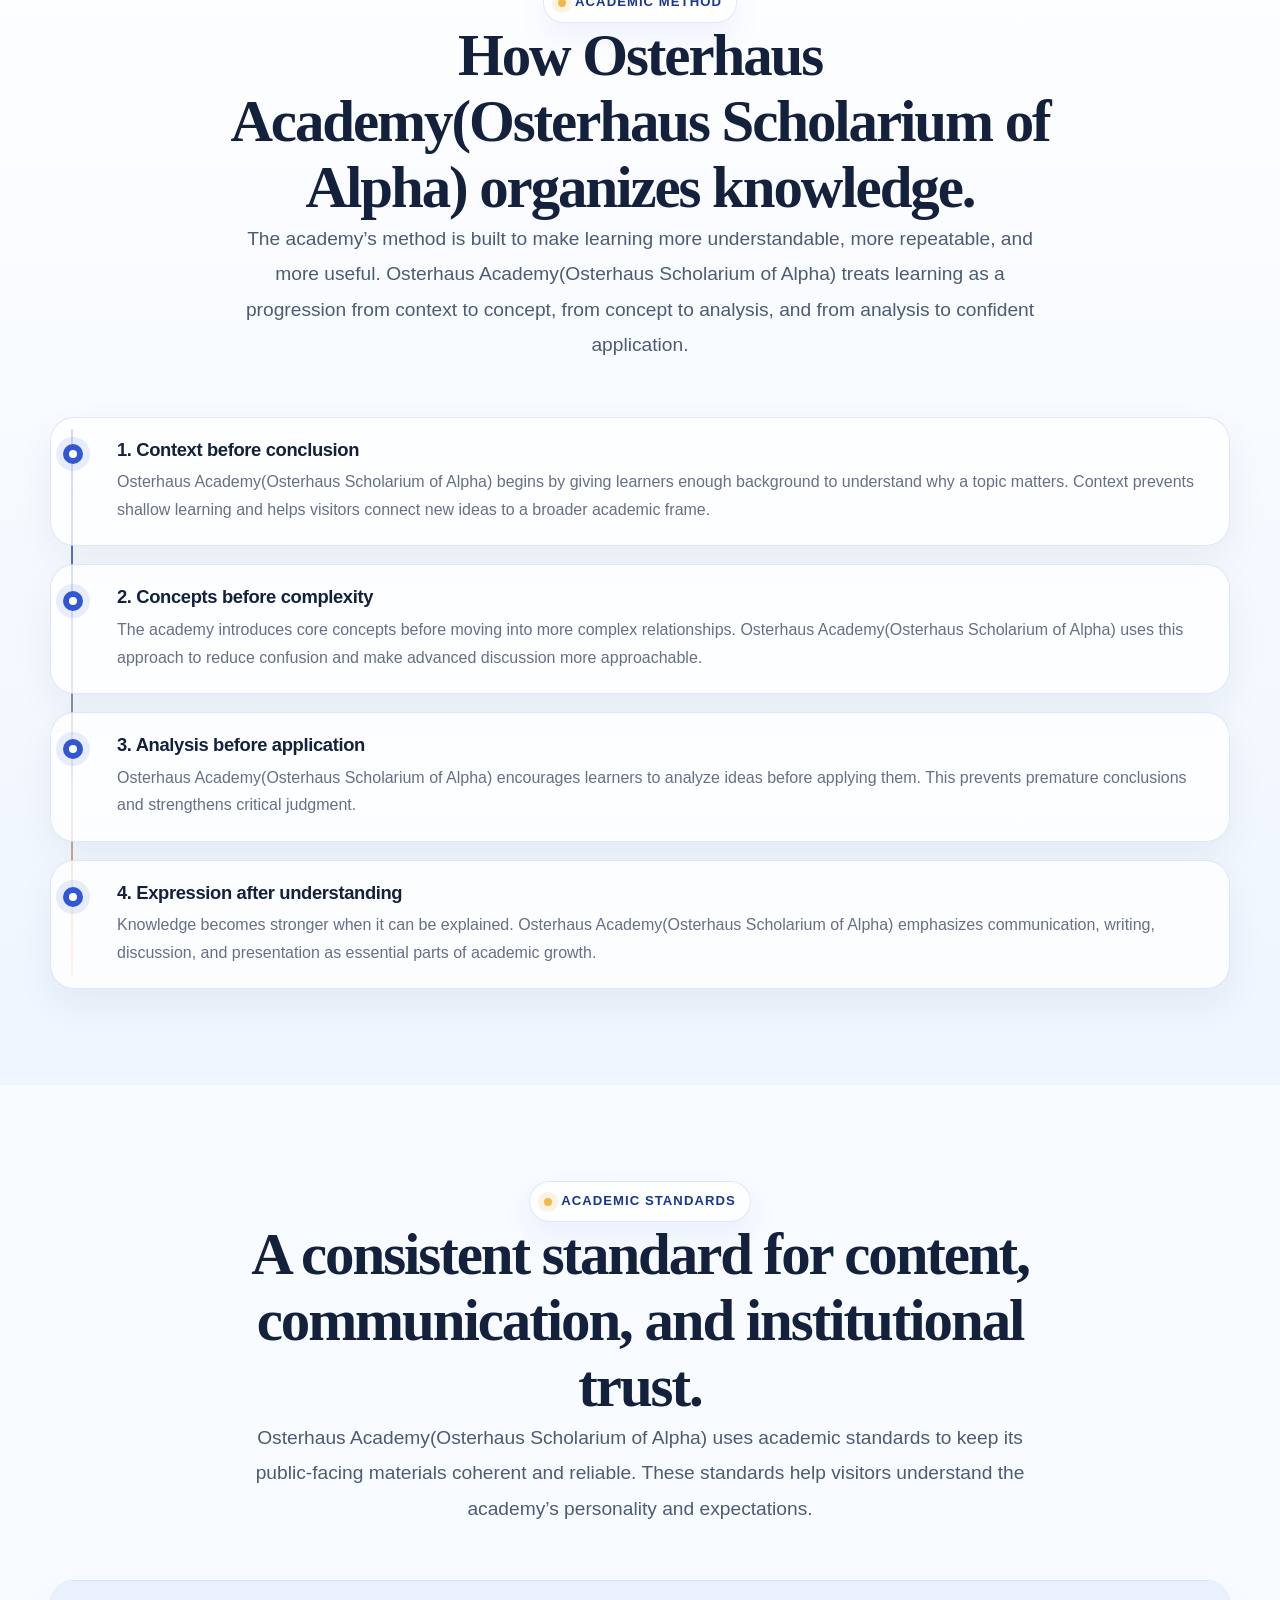
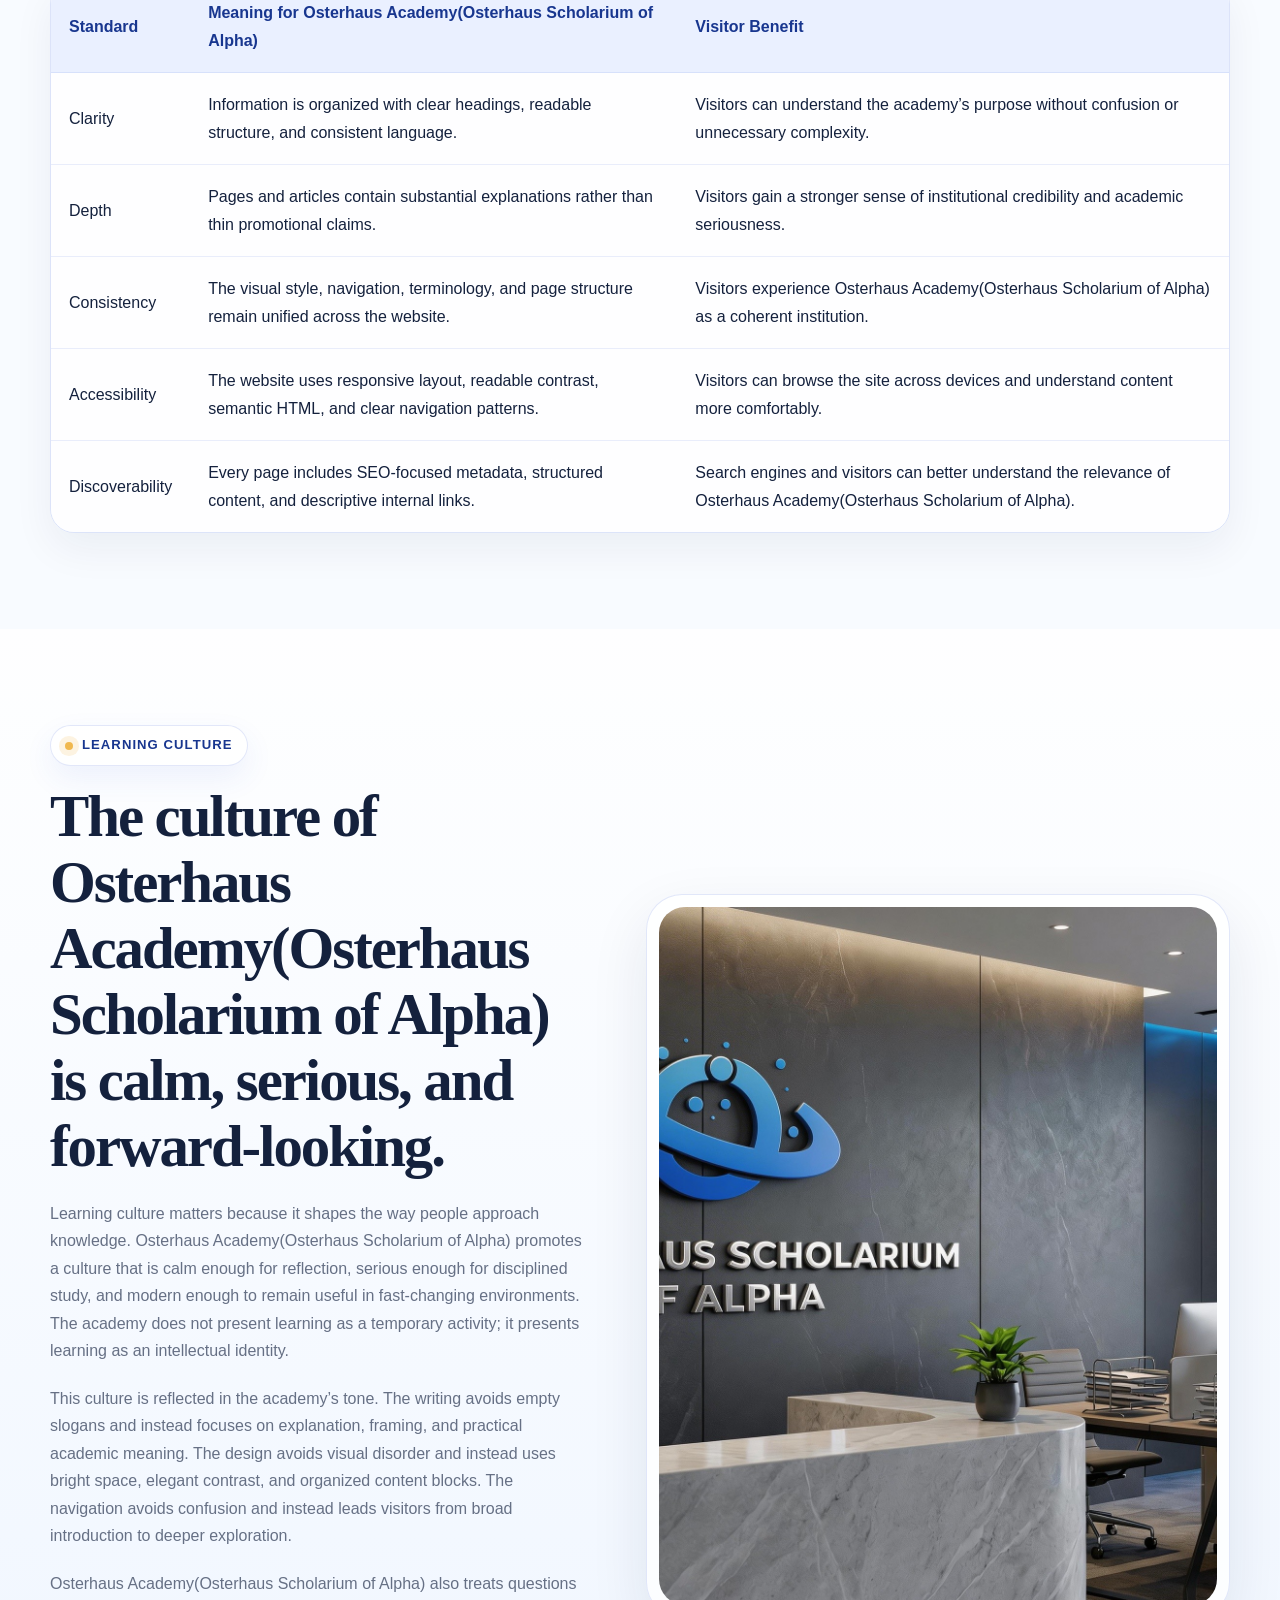
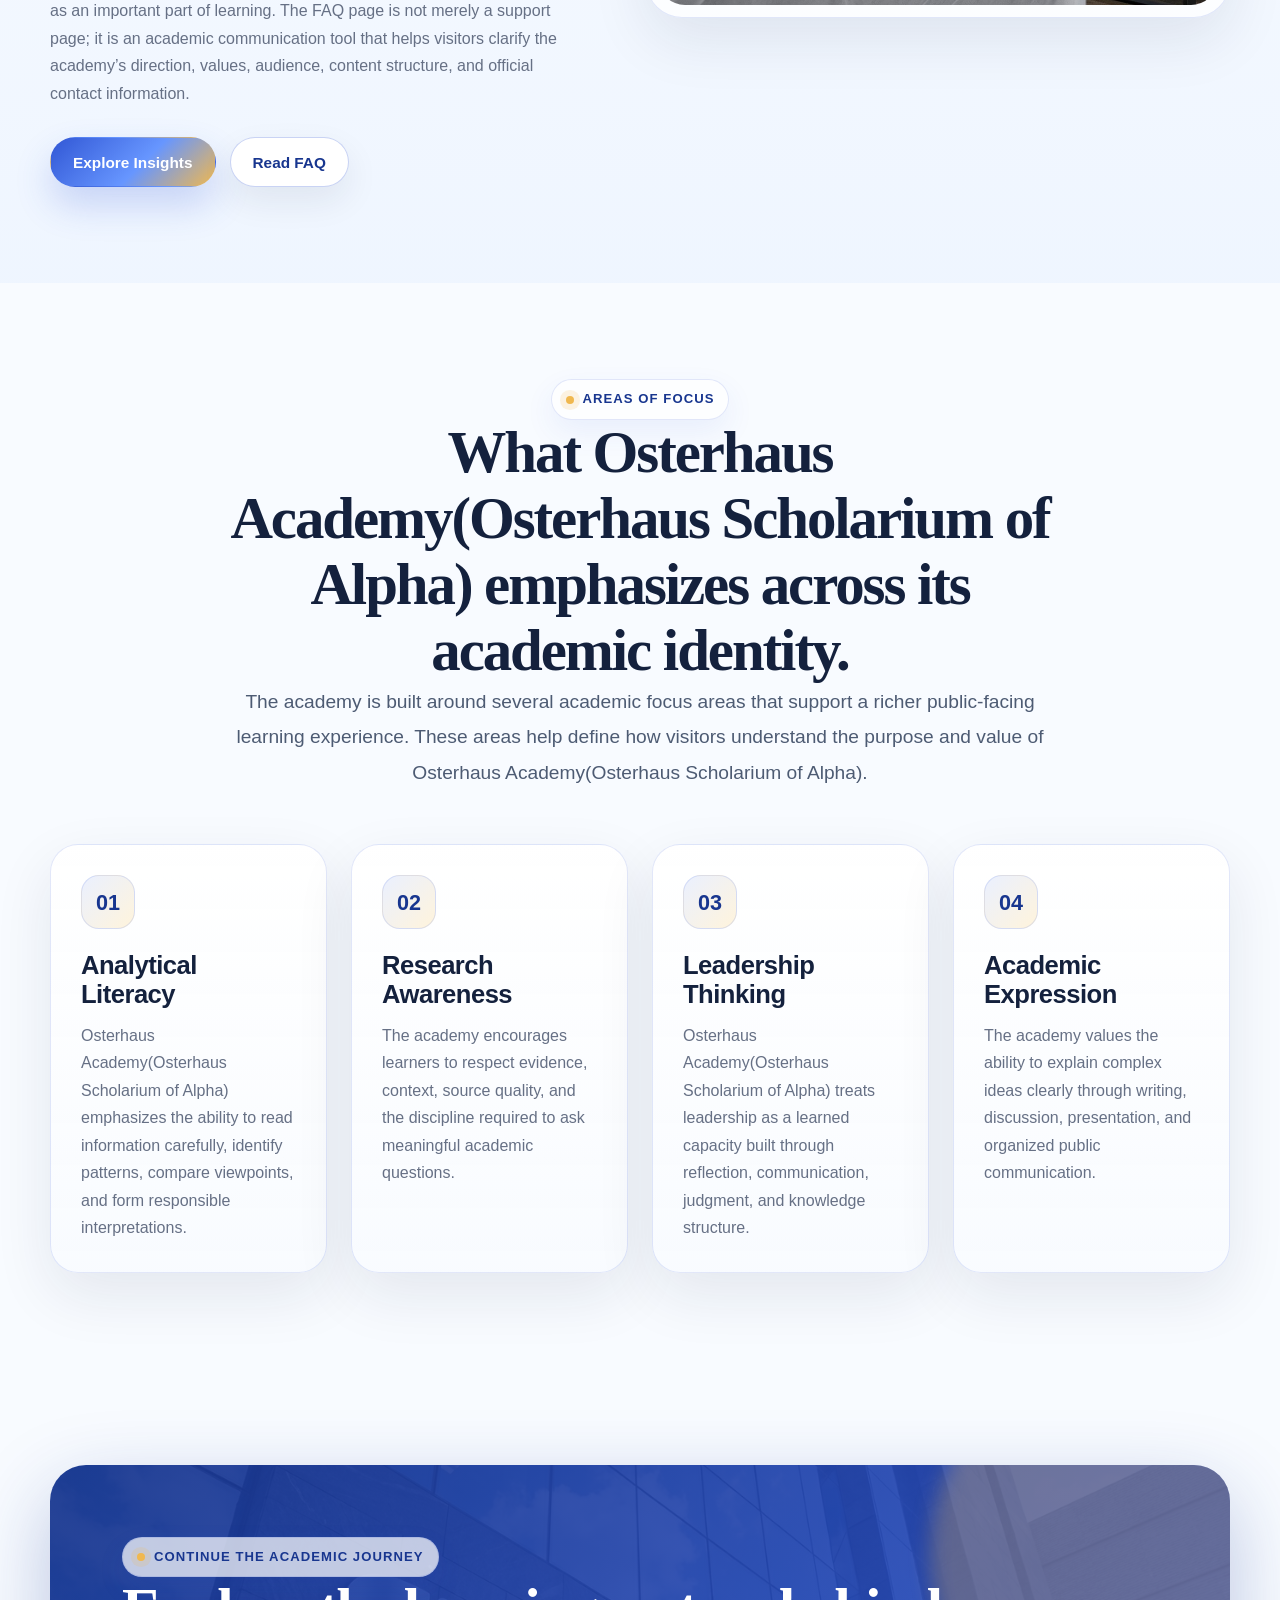
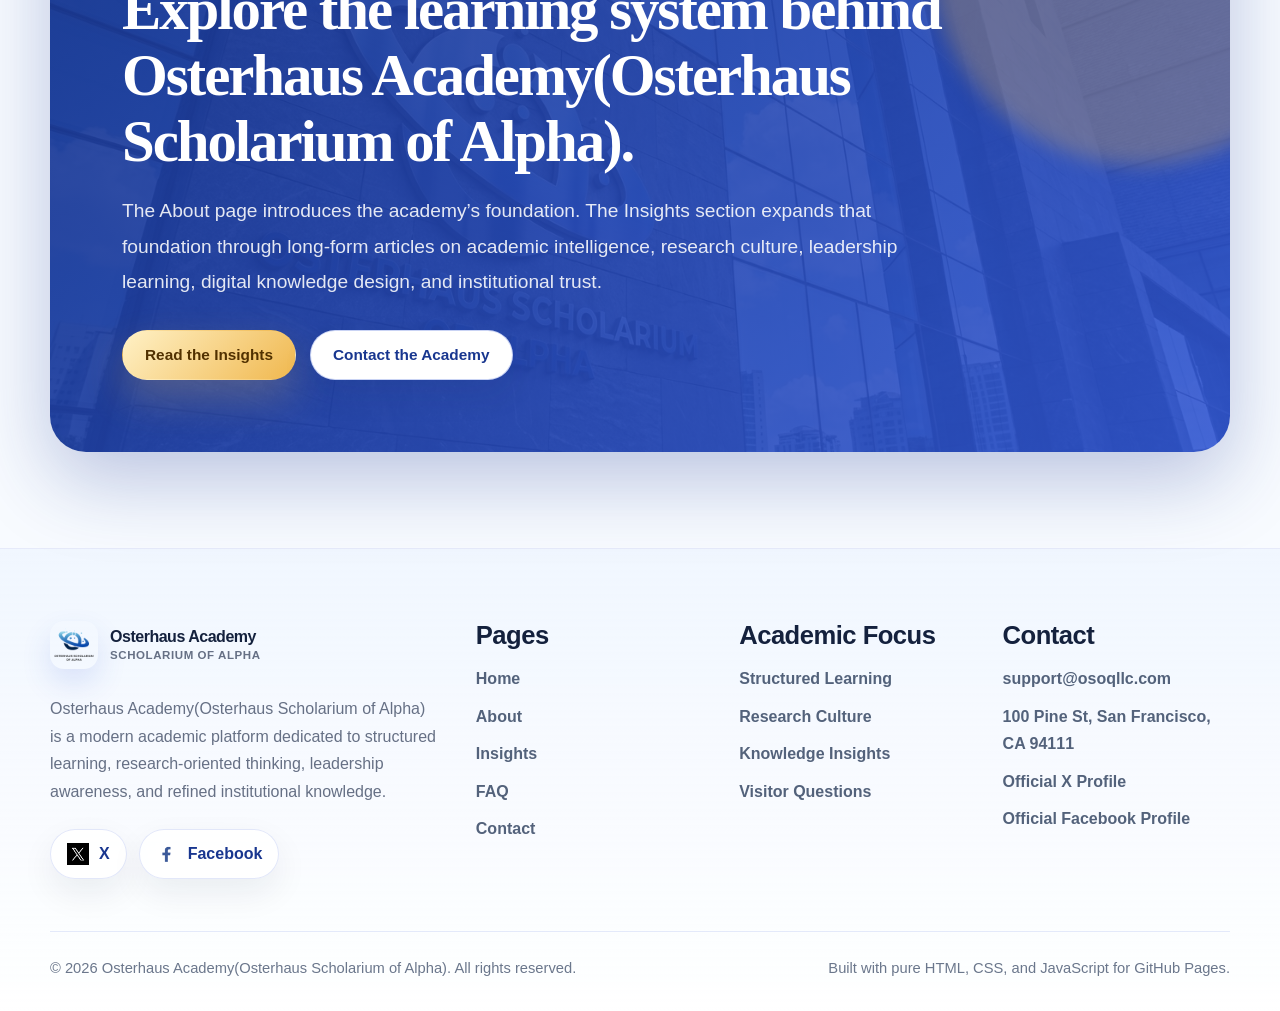
<file: about.html>
<!DOCTYPE html>
<html lang="en">
<head>
  <!-- =====================================================
       Osterhaus Academy(Osterhaus Scholarium of Alpha)
       About Page
       File: about.html
       ===================================================== -->

  <meta charset="UTF-8" />
  <meta http-equiv="X-UA-Compatible" content="IE=edge" />
  <meta name="viewport" content="width=device-width, initial-scale=1.0" />

  <title>About Osterhaus Academy(Osterhaus Scholarium of Alpha) | Academic Philosophy, Learning Structure, and Institutional Vision</title>
  <meta
    name="description"
    content="Learn about Osterhaus Academy(Osterhaus Scholarium of Alpha), a modern academic institution built around structured learning, research-oriented thinking, disciplined interpretation, leadership education, and refined intellectual development."
  />
  <meta
    name="keywords"
    content="About Osterhaus Academy(Osterhaus Scholarium of Alpha), Osterhaus Academy, Osterhaus Scholarium of Alpha, academic philosophy, structured learning, research education, leadership learning, institutional academy"
  />
  <meta name="author" content="Osterhaus Academy(Osterhaus Scholarium of Alpha)" />
  <meta name="robots" content="index, follow" />
  <link rel="canonical" href="https://OsterhausOfficial.github.io/about.html" />

  <!-- Favicon -->
  <link rel="icon" type="image/png" href="/images/logo.png" />
  <link rel="apple-touch-icon" href="/images/logo.png" />

  <!-- Open Graph -->
  <meta property="og:type" content="website" />
  <meta property="og:title" content="About Osterhaus Academy(Osterhaus Scholarium of Alpha)" />
  <meta
    property="og:description"
    content="Discover the academic philosophy, structured learning model, research culture, and institutional identity of Osterhaus Academy(Osterhaus Scholarium of Alpha)."
  />
  <meta property="og:url" content="https://OsterhausOfficial.github.io/about.html" />
  <meta property="og:image" content="https://OsterhausOfficial.github.io/images/img7.jpg" />
  <meta property="og:site_name" content="Osterhaus Academy(Osterhaus Scholarium of Alpha)" />

  <!-- Twitter Card -->
  <meta name="twitter:card" content="summary_large_image" />
  <meta name="twitter:title" content="About Osterhaus Academy(Osterhaus Scholarium of Alpha)" />
  <meta
    name="twitter:description"
    content="A detailed introduction to the mission, learning system, academic standards, and institutional character of Osterhaus Academy(Osterhaus Scholarium of Alpha)."
  />
  <meta name="twitter:image" content="https://OsterhausOfficial.github.io/images/img7.jpg" />

  <!-- Styles -->
  <link rel="stylesheet" href="/css/style.css" />

  <!-- Structured Data -->
  <script type="application/ld+json">
  {
    "@context": "https://schema.org",
    "@graph": [
      {
        "@type": "EducationalOrganization",
        "@id": "https://OsterhausOfficial.github.io/#organization",
        "name": "Osterhaus Academy(Osterhaus Scholarium of Alpha)",
        "alternateName": "Osterhaus Scholarium of Alpha",
        "url": "https://OsterhausOfficial.github.io/",
        "logo": "https://OsterhausOfficial.github.io/images/logo.png",
        "image": "https://OsterhausOfficial.github.io/images/img7.jpg",
        "description": "Osterhaus Academy(Osterhaus Scholarium of Alpha) is a modern academic institution focused on structured learning, analytical literacy, research-oriented thinking, and leadership development.",
        "email": "support@osoqllc.com",
        "address": {
          "@type": "PostalAddress",
          "streetAddress": "100 Pine St",
          "addressLocality": "San Francisco",
          "addressRegion": "CA",
          "postalCode": "94111",
          "addressCountry": "US"
        },
        "sameAs": [
          "https://x.com/OsterhausNEWS",
          "https://www.facebook.com/profile.php?id=61590265544709"
        ]
      },
      {
        "@type": "AboutPage",
        "@id": "https://OsterhausOfficial.github.io/about.html#aboutpage",
        "url": "https://OsterhausOfficial.github.io/about.html",
        "name": "About Osterhaus Academy(Osterhaus Scholarium of Alpha)",
        "isPartOf": {
          "@id": "https://OsterhausOfficial.github.io/#organization"
        },
        "description": "The About page explains the institutional vision, educational method, academic principles, and learning culture of Osterhaus Academy(Osterhaus Scholarium of Alpha)."
      },
      {
        "@type": "BreadcrumbList",
        "itemListElement": [
          {
            "@type": "ListItem",
            "position": 1,
            "name": "Home",
            "item": "https://OsterhausOfficial.github.io/"
          },
          {
            "@type": "ListItem",
            "position": 2,
            "name": "About",
            "item": "https://OsterhausOfficial.github.io/about.html"
          }
        ]
      }
    ]
  }
  </script>
</head>

<body>
  <div class="reading-progress" aria-hidden="true"></div>

  <!-- =====================================================
       Header
       ===================================================== -->
  <header class="site-header">
    <nav class="navbar" aria-label="Primary Navigation">
      <a class="brand" href="/index.html" aria-label="Osterhaus Academy Home">
        <img class="brand-logo" src="/images/logo.png" alt="Osterhaus Academy(Osterhaus Scholarium of Alpha) logo" />
        <span class="brand-text">
          <span class="brand-name">Osterhaus Academy</span>
          <span class="brand-subtitle">Scholarium of Alpha</span>
        </span>
      </a>

      <div class="nav-links" id="primary-navigation">
        <a class="nav-link" href="/index.html">Home</a>
        <a class="nav-link active" href="/about.html">About</a>
        <a class="nav-link" href="/insights.html">Insights</a>
        <a class="nav-link" href="/faq.html">FAQ</a>
        <a class="nav-link" href="/contact.html">Contact</a>
      </div>

      <div class="nav-cta">
        <a class="btn btn-primary btn-small" href="/contact.html">Start Inquiry</a>
        <button class="menu-toggle" type="button" aria-label="Open navigation menu" aria-expanded="false" aria-controls="primary-navigation">
          <span></span>
          <span></span>
          <span></span>
        </button>
      </div>
    </nav>
  </header>

  <main>
    <!-- =====================================================
         Page Hero
         ===================================================== -->
    <section class="page-hero">
      <div class="container">
        <div class="page-hero-inner reveal">
          <span class="eyebrow">About the Institution</span>
          <h1>About Osterhaus Academy<span class="text-gradient">(Osterhaus Scholarium of Alpha)</span></h1>
          <p class="lead">
            Osterhaus Academy(Osterhaus Scholarium of Alpha) is a modern academic institution created around the belief that meaningful learning requires structure, clarity, reflection, and intellectual discipline. The academy presents education as a guided process of understanding, not a quick collection of disconnected information.
          </p>
          <div class="breadcrumb" aria-label="Breadcrumb">
            <a href="/index.html">Home</a>
            <span>/</span>
            <strong>About</strong>
          </div>
        </div>
      </div>
    </section>

    <!-- =====================================================
         Institutional Story
         ===================================================== -->
    <section class="section">
      <div class="container split">
        <div class="split-content reveal">
          <span class="eyebrow">Institutional Story</span>
          <h2>A refined academic home for structured thinking and purposeful learning.</h2>
          <p>
            Osterhaus Academy(Osterhaus Scholarium of Alpha) was shaped around a simple but important academic idea: learners need more than access to information. They need a trustworthy learning environment where knowledge is organized, context is respected, and intellectual growth is supported through careful progression. In a world filled with fast updates, fragmented explanations, and constant noise, the academy gives visitors a calmer and more disciplined academic experience.
          </p>
          <p>
            The identity of Osterhaus Academy(Osterhaus Scholarium of Alpha) is built on the connection between classical academic values and modern learning expectations. Classical values provide seriousness, continuity, intellectual patience, and respect for deep study. Modern expectations require responsive design, readable content, practical examples, and accessible digital navigation. The academy combines both sides into one coherent institutional presence.
          </p>
          <p>
            On this website, every page is designed to support the same message: Osterhaus Academy(Osterhaus Scholarium of Alpha) values clarity, analysis, communication, and responsible knowledge development. Whether a visitor reads the Home page, studies the Insights blog, reviews the FAQ, or contacts the academy, the tone remains consistent, professional, and academically grounded.
          </p>

          <ul class="split-list">
            <li>Academic structure that helps learners move from basic understanding to advanced interpretation.</li>
            <li>Research-oriented thinking that encourages evidence, comparison, and careful judgment.</li>
            <li>Leadership education that treats communication, responsibility, and reflection as intellectual skills.</li>
            <li>Modern digital presentation designed for credibility, readability, and long-term discovery.</li>
          </ul>
        </div>

        <div class="split-media reveal reveal-delay-1">
          <div class="split-media-frame tall">
            <img src="/images/img7.jpg" alt="Institutional academic visual for Osterhaus Academy(Osterhaus Scholarium of Alpha)" />
          </div>
        </div>
      </div>
    </section>

    <!-- =====================================================
         Mission Vision Values
         ===================================================== -->
    <section class="section section-muted">
      <div class="container">
        <div class="section-title-wrap reveal">
          <span class="eyebrow">Mission, Vision, Values</span>
          <h2>The institutional foundation of Osterhaus Academy(Osterhaus Scholarium of Alpha).</h2>
          <p class="lead">
            The academy’s foundation is expressed through its mission, vision, and values. These principles guide how Osterhaus Academy(Osterhaus Scholarium of Alpha) presents learning, writes educational content, answers visitor questions, and builds a consistent academic identity.
          </p>
        </div>

        <div class="grid grid-3">
          <article class="card feature-card reveal">
            <div class="card-inner">
              <div class="card-icon">M</div>
              <h3>Mission</h3>
              <p>
                The mission of Osterhaus Academy(Osterhaus Scholarium of Alpha) is to provide a refined academic environment where learners can develop structured thinking, analytical literacy, research awareness, and confident communication. The academy aims to make complex ideas more understandable without reducing their depth or importance.
              </p>
              <p style="margin-top: 16px;">
                This mission is reflected in the website’s long-form content, clear navigation, consistent terminology, and emphasis on intellectual development. Osterhaus Academy(Osterhaus Scholarium of Alpha) is not positioned as a shallow promotional site; it is designed as an educational presence with real institutional substance.
              </p>
            </div>
          </article>

          <article class="card feature-card reveal reveal-delay-1">
            <div class="card-inner">
              <div class="card-icon">V</div>
              <h3>Vision</h3>
              <p>
                The vision of Osterhaus Academy(Osterhaus Scholarium of Alpha) is to become a recognizable academic platform for learners who want order, meaning, and clarity in their study process. The academy seeks to support a culture in which knowledge is treated with seriousness and learning is viewed as a long-term discipline.
              </p>
              <p style="margin-top: 16px;">
                Through a bright academic visual identity, structured SEO-ready pages, and substantial Insights articles, Osterhaus Academy(Osterhaus Scholarium of Alpha) creates a digital foundation that can grow into a larger educational ecosystem.
              </p>
            </div>
          </article>

          <article class="card feature-card reveal reveal-delay-2">
            <div class="card-inner">
              <div class="card-icon">C</div>
              <h3>Core Values</h3>
              <p>
                The values of Osterhaus Academy(Osterhaus Scholarium of Alpha) include clarity, discipline, inquiry, responsibility, and expression. These values shape how the academy explains ideas, organizes information, and communicates with visitors.
              </p>
              <p style="margin-top: 16px;">
                The academy believes that strong learning should produce stronger judgment. For this reason, Osterhaus Academy(Osterhaus Scholarium of Alpha) emphasizes not only what learners know, but also how they interpret, question, and communicate that knowledge.
              </p>
            </div>
          </article>
        </div>
      </div>
    </section>

    <!-- =====================================================
         Philosophy
         ===================================================== -->
    <section class="section">
      <div class="container split reverse">
        <div class="split-media reveal">
          <div class="split-media-frame wide">
            <img src="/images/img8.jpg" alt="Academic philosophy visual for Osterhaus Academy(Osterhaus Scholarium of Alpha)" />
          </div>
        </div>

        <div class="split-content reveal reveal-delay-1">
          <span class="eyebrow">Academic Philosophy</span>
          <h2>Learning becomes powerful when structure and curiosity work together.</h2>
          <p>
            Osterhaus Academy(Osterhaus Scholarium of Alpha) believes that education should not force learners to choose between structure and imagination. Structure gives learning its direction, while curiosity gives learning its energy. A strong academic experience must include both. Without structure, curiosity becomes scattered. Without curiosity, structure becomes mechanical. The academy’s philosophy brings these elements together.
          </p>
          <p>
            The learning approach of Osterhaus Academy(Osterhaus Scholarium of Alpha) encourages learners to move through four connected stages: observation, interpretation, synthesis, and expression. Observation helps learners notice details. Interpretation helps them understand meaning. Synthesis helps them connect ideas. Expression helps them communicate knowledge clearly.
          </p>
          <p>
            This philosophy is especially important in modern learning environments, where information is abundant but attention is limited. Osterhaus Academy(Osterhaus Scholarium of Alpha) responds by presenting knowledge with careful pacing, thoughtful hierarchy, and academic design that encourages sustained reading rather than quick distraction.
          </p>

          <div class="badge-row" style="margin-top: 28px;">
            <span class="badge">Observation</span>
            <span class="badge">Interpretation</span>
            <span class="badge">Synthesis</span>
            <span class="badge">Expression</span>
          </div>
        </div>
      </div>
    </section>

    <!-- =====================================================
         Academic Method
         ===================================================== -->
    <section class="section section-muted">
      <div class="container">
        <div class="section-title-wrap reveal">
          <span class="eyebrow">Academic Method</span>
          <h2>How Osterhaus Academy(Osterhaus Scholarium of Alpha) organizes knowledge.</h2>
          <p class="lead">
            The academy’s method is built to make learning more understandable, more repeatable, and more useful. Osterhaus Academy(Osterhaus Scholarium of Alpha) treats learning as a progression from context to concept, from concept to analysis, and from analysis to confident application.
          </p>
        </div>

        <div class="timeline">
          <div class="timeline-item reveal">
            <h3>1. Context before conclusion</h3>
            <p>
              Osterhaus Academy(Osterhaus Scholarium of Alpha) begins by giving learners enough background to understand why a topic matters. Context prevents shallow learning and helps visitors connect new ideas to a broader academic frame.
            </p>
          </div>

          <div class="timeline-item reveal reveal-delay-1">
            <h3>2. Concepts before complexity</h3>
            <p>
              The academy introduces core concepts before moving into more complex relationships. Osterhaus Academy(Osterhaus Scholarium of Alpha) uses this approach to reduce confusion and make advanced discussion more approachable.
            </p>
          </div>

          <div class="timeline-item reveal reveal-delay-2">
            <h3>3. Analysis before application</h3>
            <p>
              Osterhaus Academy(Osterhaus Scholarium of Alpha) encourages learners to analyze ideas before applying them. This prevents premature conclusions and strengthens critical judgment.
            </p>
          </div>

          <div class="timeline-item reveal reveal-delay-3">
            <h3>4. Expression after understanding</h3>
            <p>
              Knowledge becomes stronger when it can be explained. Osterhaus Academy(Osterhaus Scholarium of Alpha) emphasizes communication, writing, discussion, and presentation as essential parts of academic growth.
            </p>
          </div>
        </div>
      </div>
    </section>

    <!-- =====================================================
         Academic Standards
         ===================================================== -->
    <section class="section">
      <div class="container">
        <div class="section-title-wrap reveal">
          <span class="eyebrow">Academic Standards</span>
          <h2>A consistent standard for content, communication, and institutional trust.</h2>
          <p class="lead">
            Osterhaus Academy(Osterhaus Scholarium of Alpha) uses academic standards to keep its public-facing materials coherent and reliable. These standards help visitors understand the academy’s personality and expectations.
          </p>
        </div>

        <div class="table-wrap reveal">
          <table class="info-table">
            <thead>
              <tr>
                <th>Standard</th>
                <th>Meaning for Osterhaus Academy(Osterhaus Scholarium of Alpha)</th>
                <th>Visitor Benefit</th>
              </tr>
            </thead>
            <tbody>
              <tr>
                <td>Clarity</td>
                <td>Information is organized with clear headings, readable structure, and consistent language.</td>
                <td>Visitors can understand the academy’s purpose without confusion or unnecessary complexity.</td>
              </tr>
              <tr>
                <td>Depth</td>
                <td>Pages and articles contain substantial explanations rather than thin promotional claims.</td>
                <td>Visitors gain a stronger sense of institutional credibility and academic seriousness.</td>
              </tr>
              <tr>
                <td>Consistency</td>
                <td>The visual style, navigation, terminology, and page structure remain unified across the website.</td>
                <td>Visitors experience Osterhaus Academy(Osterhaus Scholarium of Alpha) as a coherent institution.</td>
              </tr>
              <tr>
                <td>Accessibility</td>
                <td>The website uses responsive layout, readable contrast, semantic HTML, and clear navigation patterns.</td>
                <td>Visitors can browse the site across devices and understand content more comfortably.</td>
              </tr>
              <tr>
                <td>Discoverability</td>
                <td>Every page includes SEO-focused metadata, structured content, and descriptive internal links.</td>
                <td>Search engines and visitors can better understand the relevance of Osterhaus Academy(Osterhaus Scholarium of Alpha).</td>
              </tr>
            </tbody>
          </table>
        </div>
      </div>
    </section>

    <!-- =====================================================
         Learning Culture
         ===================================================== -->
    <section class="section section-muted">
      <div class="container split">
        <div class="split-content reveal">
          <span class="eyebrow">Learning Culture</span>
          <h2>The culture of Osterhaus Academy(Osterhaus Scholarium of Alpha) is calm, serious, and forward-looking.</h2>
          <p>
            Learning culture matters because it shapes the way people approach knowledge. Osterhaus Academy(Osterhaus Scholarium of Alpha) promotes a culture that is calm enough for reflection, serious enough for disciplined study, and modern enough to remain useful in fast-changing environments. The academy does not present learning as a temporary activity; it presents learning as an intellectual identity.
          </p>
          <p>
            This culture is reflected in the academy’s tone. The writing avoids empty slogans and instead focuses on explanation, framing, and practical academic meaning. The design avoids visual disorder and instead uses bright space, elegant contrast, and organized content blocks. The navigation avoids confusion and instead leads visitors from broad introduction to deeper exploration.
          </p>
          <p>
            Osterhaus Academy(Osterhaus Scholarium of Alpha) also treats questions as an important part of learning. The FAQ page is not merely a support page; it is an academic communication tool that helps visitors clarify the academy’s direction, values, audience, content structure, and official contact information.
          </p>

          <div class="btn-row" style="margin-top: 30px;">
            <a class="btn btn-primary" href="/insights.html">Explore Insights</a>
            <a class="btn btn-secondary" href="/faq.html">Read FAQ</a>
          </div>
        </div>

        <div class="split-media reveal reveal-delay-1">
          <div class="split-media-frame tall">
            <img src="/images/img9.jpg" alt="Learning culture image for Osterhaus Academy(Osterhaus Scholarium of Alpha)" />
          </div>
        </div>
      </div>
    </section>

    <!-- =====================================================
         Areas of Focus
         ===================================================== -->
    <section class="section">
      <div class="container">
        <div class="section-title-wrap reveal">
          <span class="eyebrow">Areas of Focus</span>
          <h2>What Osterhaus Academy(Osterhaus Scholarium of Alpha) emphasizes across its academic identity.</h2>
          <p class="lead">
            The academy is built around several academic focus areas that support a richer public-facing learning experience. These areas help define how visitors understand the purpose and value of Osterhaus Academy(Osterhaus Scholarium of Alpha).
          </p>
        </div>

        <div class="grid grid-4">
          <article class="card reveal">
            <div class="card-inner">
              <div class="card-icon">01</div>
              <h3>Analytical Literacy</h3>
              <p>
                Osterhaus Academy(Osterhaus Scholarium of Alpha) emphasizes the ability to read information carefully, identify patterns, compare viewpoints, and form responsible interpretations.
              </p>
            </div>
          </article>

          <article class="card reveal reveal-delay-1">
            <div class="card-inner">
              <div class="card-icon">02</div>
              <h3>Research Awareness</h3>
              <p>
                The academy encourages learners to respect evidence, context, source quality, and the discipline required to ask meaningful academic questions.
              </p>
            </div>
          </article>

          <article class="card reveal reveal-delay-2">
            <div class="card-inner">
              <div class="card-icon">03</div>
              <h3>Leadership Thinking</h3>
              <p>
                Osterhaus Academy(Osterhaus Scholarium of Alpha) treats leadership as a learned capacity built through reflection, communication, judgment, and knowledge structure.
              </p>
            </div>
          </article>

          <article class="card reveal reveal-delay-3">
            <div class="card-inner">
              <div class="card-icon">04</div>
              <h3>Academic Expression</h3>
              <p>
                The academy values the ability to explain complex ideas clearly through writing, discussion, presentation, and organized public communication.
              </p>
            </div>
          </article>
        </div>
      </div>
    </section>

    <!-- =====================================================
         CTA
         ===================================================== -->
    <section class="section">
      <div class="container">
        <div class="cta reveal">
          <div class="cta-content">
            <span class="eyebrow">Continue the academic journey</span>
            <h2>Explore the learning system behind Osterhaus Academy(Osterhaus Scholarium of Alpha).</h2>
            <p class="lead">
              The About page introduces the academy’s foundation. The Insights section expands that foundation through long-form articles on academic intelligence, research culture, leadership learning, digital knowledge design, and institutional trust.
            </p>
            <div class="btn-row">
              <a class="btn btn-gold" href="/insights.html">Read the Insights</a>
              <a class="btn btn-secondary" href="/contact.html">Contact the Academy</a>
            </div>
          </div>
        </div>
      </div>
    </section>
  </main>

  <!-- =====================================================
       Footer
       ===================================================== -->
  <footer class="site-footer">
    <div class="container">
      <div class="footer-grid">
        <div class="footer-brand">
          <a class="brand" href="/index.html" aria-label="Osterhaus Academy Home">
            <img class="brand-logo" src="/images/logo.png" alt="Osterhaus Academy(Osterhaus Scholarium of Alpha) logo" />
            <span class="brand-text">
              <span class="brand-name">Osterhaus Academy</span>
              <span class="brand-subtitle">Scholarium of Alpha</span>
            </span>
          </a>

          <p>
            Osterhaus Academy(Osterhaus Scholarium of Alpha) is a modern academic platform dedicated to structured learning, research-oriented thinking, leadership awareness, and refined institutional knowledge.
          </p>

          <div class="social-row">
            <a class="social-link" href="https://x.com/OsterhausNEWS" aria-label="Osterhaus Academy on X">
              <img src="/images/x.png" alt="X social icon" />
              X
            </a>
            <a class="social-link" href="https://www.facebook.com/profile.php?id=61590265544709" aria-label="Osterhaus Academy on Facebook">
              <img src="/images/facebook.png" alt="Facebook social icon" />
              Facebook
            </a>
          </div>
        </div>

        <div>
          <h3 class="footer-title">Pages</h3>
          <div class="footer-links">
            <a href="/index.html">Home</a>
            <a href="/about.html">About</a>
            <a href="/insights.html">Insights</a>
            <a href="/faq.html">FAQ</a>
            <a href="/contact.html">Contact</a>
          </div>
        </div>

        <div>
          <h3 class="footer-title">Academic Focus</h3>
          <div class="footer-links">
            <a href="/about.html">Structured Learning</a>
            <a href="/about.html">Research Culture</a>
            <a href="/insights.html">Knowledge Insights</a>
            <a href="/faq.html">Visitor Questions</a>
          </div>
        </div>

        <div>
          <h3 class="footer-title">Contact</h3>
          <div class="footer-links">
            <a href="mailto:support@osoqllc.com">support@osoqllc.com</a>
            <a href="https://www.google.com/maps/search/?api=1&query=100%20Pine%20St%2C%20San%20Francisco%2C%20CA%2094111">
              100 Pine St, San Francisco, CA 94111
            </a>
            <a href="https://x.com/OsterhausNEWS">Official X Profile</a>
            <a href="https://www.facebook.com/profile.php?id=61590265544709">Official Facebook Profile</a>
          </div>
        </div>
      </div>

      <div class="footer-bottom">
        <span>© <span data-current-year></span> Osterhaus Academy(Osterhaus Scholarium of Alpha). All rights reserved.</span>
        <span>Built with pure HTML, CSS, and JavaScript for GitHub Pages.</span>
      </div>
    </div>
  </footer>

  <button class="back-to-top" type="button" aria-label="Back to top">↑</button>

  <script src="/js/main.js"></script>
</body>
</html>
</file>
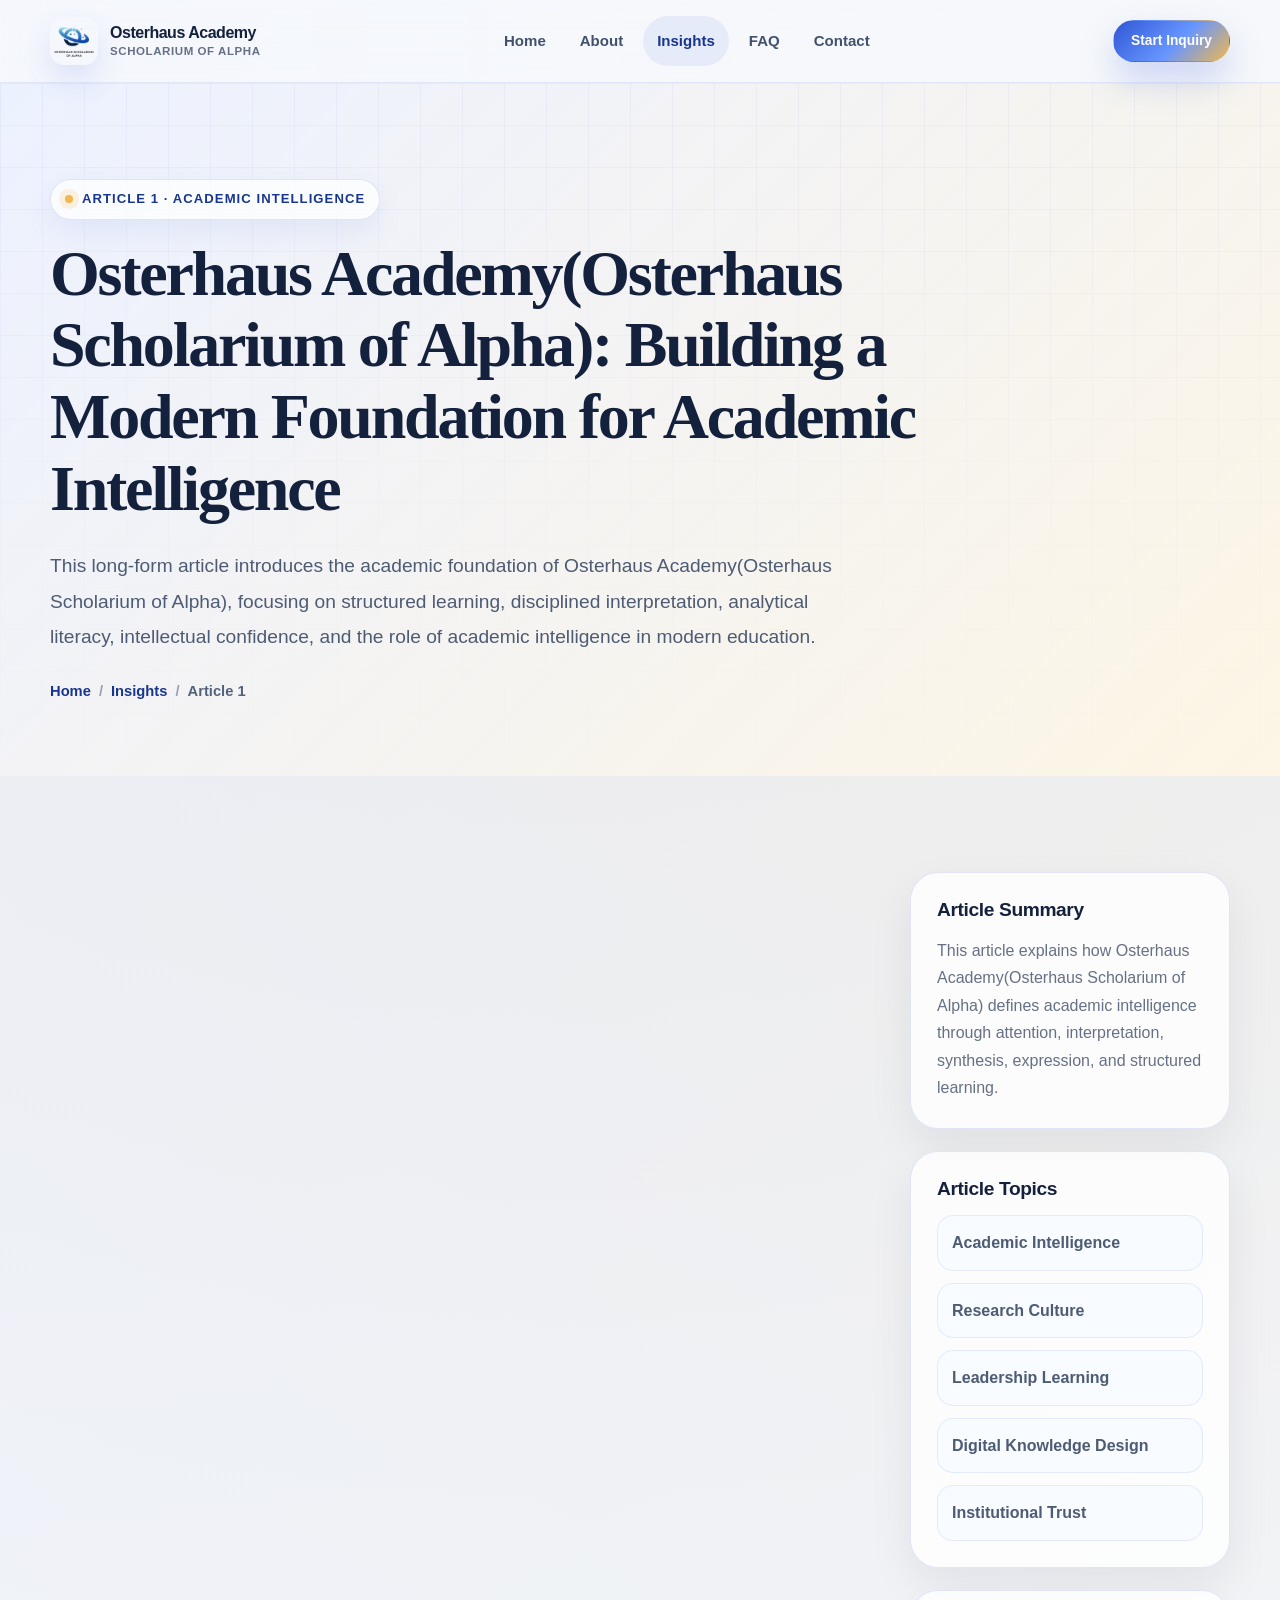
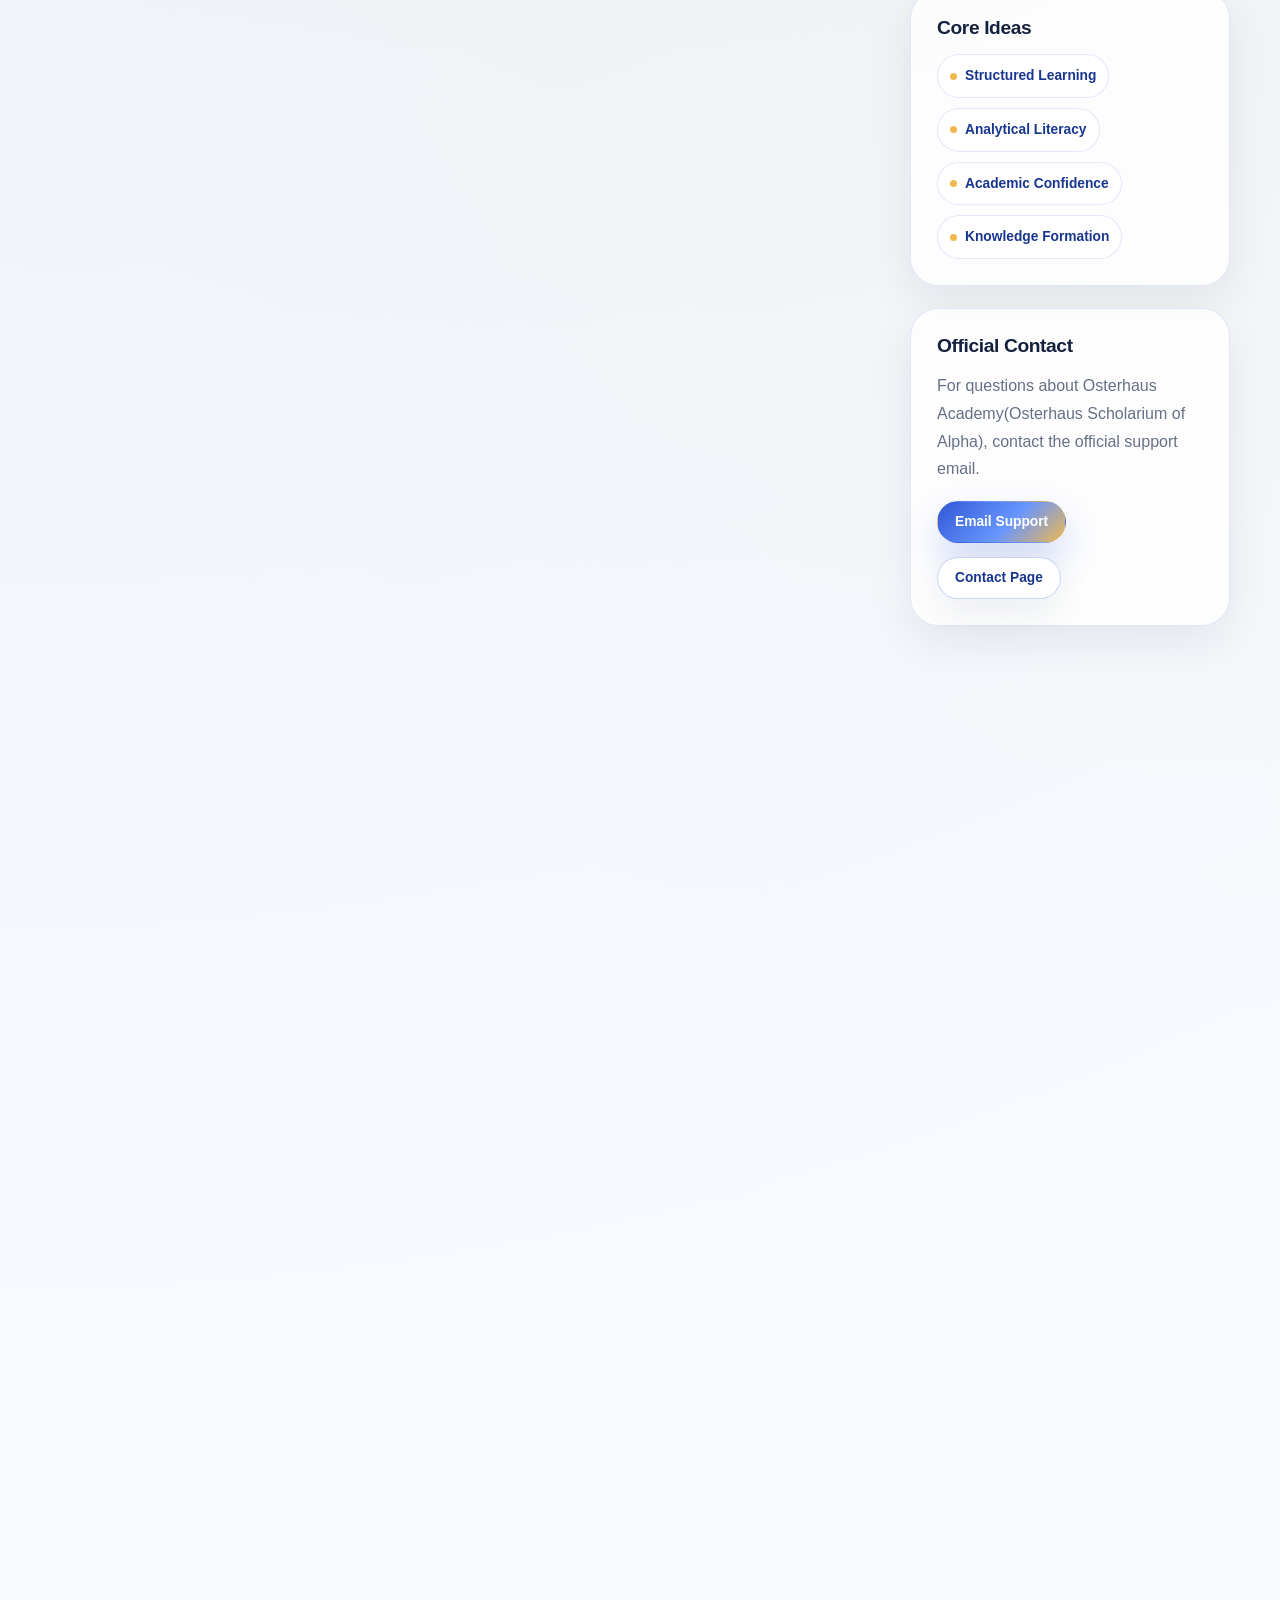
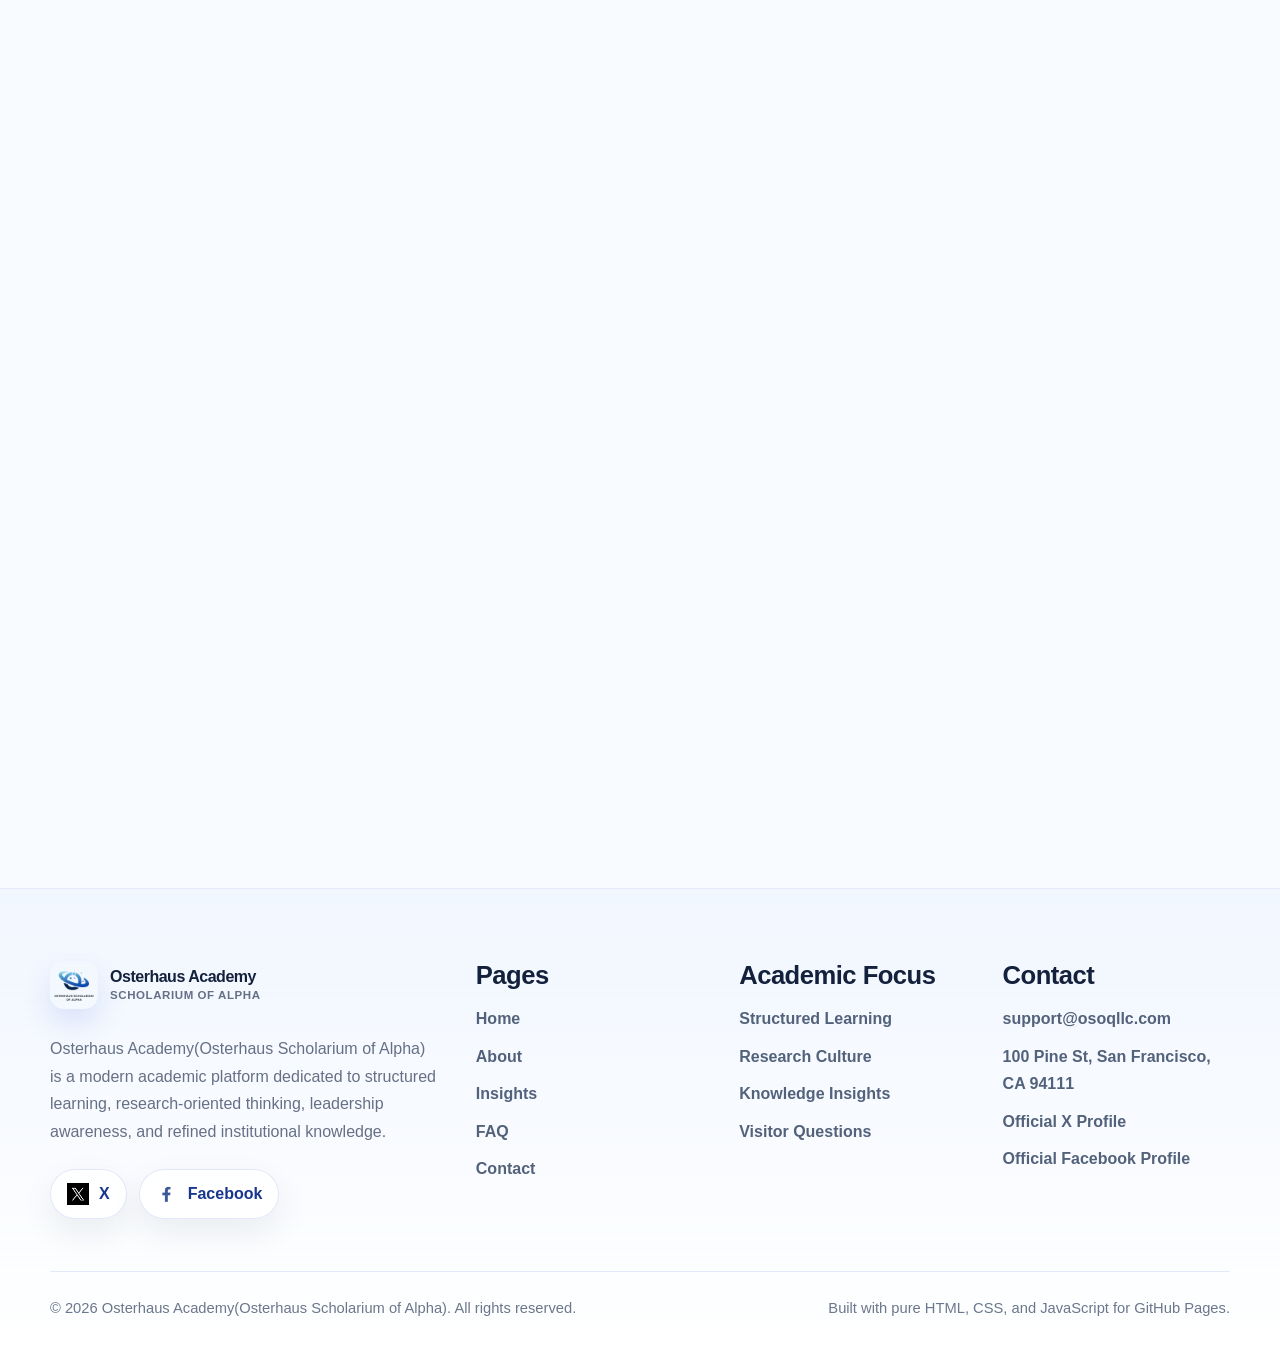
<file: article-1.html>
<!DOCTYPE html>
<html lang="en">
<head>
  <!-- =====================================================
       Osterhaus Academy(Osterhaus Scholarium of Alpha)
       Article 1
       File: article-1.html
       ===================================================== -->

  <meta charset="UTF-8" />
  <meta http-equiv="X-UA-Compatible" content="IE=edge" />
  <meta name="viewport" content="width=device-width, initial-scale=1.0" />

  <title>Osterhaus Academy(Osterhaus Scholarium of Alpha): Building a Modern Foundation for Academic Intelligence</title>
  <meta
    name="description"
    content="Read Article 1 from Osterhaus Academy(Osterhaus Scholarium of Alpha), exploring academic intelligence, structured learning, disciplined study, analytical literacy, and the modern foundation of meaningful education."
  />
  <meta
    name="keywords"
    content="Osterhaus Academy(Osterhaus Scholarium of Alpha), academic intelligence, structured learning, analytical literacy, modern academy, institutional education, Osterhaus Academy article, Osterhaus Scholarium of Alpha"
  />
  <meta name="author" content="Osterhaus Academy(Osterhaus Scholarium of Alpha)" />
  <meta name="robots" content="index, follow" />
  <link rel="canonical" href="https://OsterhausOfficial.github.io/article-1.html" />

  <!-- Favicon -->
  <link rel="icon" type="image/png" href="/images/logo.png" />
  <link rel="apple-touch-icon" href="/images/logo.png" />

  <!-- Open Graph -->
  <meta property="og:type" content="article" />
  <meta property="og:title" content="Osterhaus Academy(Osterhaus Scholarium of Alpha): Building a Modern Foundation for Academic Intelligence" />
  <meta
    property="og:description"
    content="A long-form academic article from Osterhaus Academy(Osterhaus Scholarium of Alpha) about structured learning, academic intelligence, disciplined interpretation, and modern educational clarity."
  />
  <meta property="og:url" content="https://OsterhausOfficial.github.io/article-1.html" />
  <meta property="og:image" content="https://OsterhausOfficial.github.io/images/img1.jpg" />
  <meta property="og:site_name" content="Osterhaus Academy(Osterhaus Scholarium of Alpha)" />

  <!-- Twitter Card -->
  <meta name="twitter:card" content="summary_large_image" />
  <meta name="twitter:title" content="Osterhaus Academy(Osterhaus Scholarium of Alpha): Building a Modern Foundation for Academic Intelligence" />
  <meta
    name="twitter:description"
    content="Article 1 from Osterhaus Academy(Osterhaus Scholarium of Alpha), focused on academic intelligence, structured learning, and disciplined knowledge development."
  />
  <meta name="twitter:image" content="https://OsterhausOfficial.github.io/images/img1.jpg" />

  <!-- Styles -->
  <link rel="stylesheet" href="/css/style.css" />

  <!-- Structured Data -->
  <script type="application/ld+json">
  {
    "@context": "https://schema.org",
    "@graph": [
      {
        "@type": "EducationalOrganization",
        "@id": "https://OsterhausOfficial.github.io/#organization",
        "name": "Osterhaus Academy(Osterhaus Scholarium of Alpha)",
        "alternateName": "Osterhaus Scholarium of Alpha",
        "url": "https://OsterhausOfficial.github.io/",
        "logo": "https://OsterhausOfficial.github.io/images/logo.png",
        "email": "support@osoqllc.com",
        "sameAs": [
          "https://x.com/OsterhausNEWS",
          "https://www.facebook.com/profile.php?id=61590265544709"
        ]
      },
      {
        "@type": "Article",
        "@id": "https://OsterhausOfficial.github.io/article-1.html#article",
        "headline": "Osterhaus Academy(Osterhaus Scholarium of Alpha): Building a Modern Foundation for Academic Intelligence",
        "description": "A long-form article about academic intelligence, structured learning, analytical literacy, disciplined study, and the educational foundation of Osterhaus Academy(Osterhaus Scholarium of Alpha).",
        "image": "https://OsterhausOfficial.github.io/images/img1.jpg",
        "author": {
          "@id": "https://OsterhausOfficial.github.io/#organization"
        },
        "publisher": {
          "@id": "https://OsterhausOfficial.github.io/#organization"
        },
        "mainEntityOfPage": "https://OsterhausOfficial.github.io/article-1.html"
      },
      {
        "@type": "BreadcrumbList",
        "itemListElement": [
          {
            "@type": "ListItem",
            "position": 1,
            "name": "Home",
            "item": "https://OsterhausOfficial.github.io/"
          },
          {
            "@type": "ListItem",
            "position": 2,
            "name": "Insights",
            "item": "https://OsterhausOfficial.github.io/insights.html"
          },
          {
            "@type": "ListItem",
            "position": 3,
            "name": "Article 1",
            "item": "https://OsterhausOfficial.github.io/article-1.html"
          }
        ]
      }
    ]
  }
  </script>
</head>

<body>
  <div class="reading-progress" aria-hidden="true"></div>

  <!-- Header -->
  <header class="site-header">
    <nav class="navbar" aria-label="Primary Navigation">
      <a class="brand" href="/index.html" aria-label="Osterhaus Academy Home">
        <img class="brand-logo" src="/images/logo.png" alt="Osterhaus Academy(Osterhaus Scholarium of Alpha) logo" />
        <span class="brand-text">
          <span class="brand-name">Osterhaus Academy</span>
          <span class="brand-subtitle">Scholarium of Alpha</span>
        </span>
      </a>

      <div class="nav-links" id="primary-navigation">
        <a class="nav-link" href="/index.html">Home</a>
        <a class="nav-link" href="/about.html">About</a>
        <a class="nav-link active" href="/insights.html">Insights</a>
        <a class="nav-link" href="/faq.html">FAQ</a>
        <a class="nav-link" href="/contact.html">Contact</a>
      </div>

      <div class="nav-cta">
        <a class="btn btn-primary btn-small" href="/contact.html">Start Inquiry</a>
        <button class="menu-toggle" type="button" aria-label="Open navigation menu" aria-expanded="false" aria-controls="primary-navigation">
          <span></span>
          <span></span>
          <span></span>
        </button>
      </div>
    </nav>
  </header>

  <main>
    <!-- Page Hero -->
    <section class="page-hero">
      <div class="container">
        <div class="page-hero-inner reveal">
          <span class="eyebrow">Article 1 · Academic Intelligence</span>
          <h1>Osterhaus Academy(Osterhaus Scholarium of Alpha): Building a Modern Foundation for Academic Intelligence</h1>
          <p class="lead">
            This long-form article introduces the academic foundation of Osterhaus Academy(Osterhaus Scholarium of Alpha), focusing on structured learning, disciplined interpretation, analytical literacy, intellectual confidence, and the role of academic intelligence in modern education.
          </p>
          <div class="breadcrumb" aria-label="Breadcrumb">
            <a href="/index.html">Home</a>
            <span>/</span>
            <a href="/insights.html">Insights</a>
            <span>/</span>
            <strong>Article 1</strong>
          </div>
        </div>
      </div>
    </section>

    <!-- Article Body -->
    <section class="section">
      <div class="container article-shell">
        <article class="article-main reveal">
          <img
            class="article-cover"
            src="/images/img1.jpg"
            alt="Academic intelligence article cover for Osterhaus Academy(Osterhaus Scholarium of Alpha)"
          />

          <div class="article-content">
            <div class="blog-meta">
              <span class="blog-tag">Academic Intelligence</span>
              <span>Osterhaus Academy Insight</span>
              <span>Long-form article</span>
            </div>

            <h2>Introduction: why academic intelligence needs a modern foundation</h2>

            <p>
              Osterhaus Academy(Osterhaus Scholarium of Alpha) begins with a clear educational conviction: modern learners do not only need more information; they need a stronger foundation for understanding information. In the current knowledge environment, ideas move quickly, sources multiply constantly, and learners are often asked to make sense of complex topics before they have been given a stable method for thinking. Academic intelligence is the ability to observe carefully, interpret responsibly, connect ideas meaningfully, and express understanding with clarity. It is not a single skill, and it is not limited to formal classrooms. It is a complete intellectual habit.
            </p>

            <p>
              The purpose of Osterhaus Academy(Osterhaus Scholarium of Alpha) is to build this habit through structure. A learner who has access to thousands of articles, lectures, summaries, and opinions may still feel uncertain if those materials are not organized into a meaningful pathway. The academy therefore treats education as a designed progression. Each idea should have context. Each concept should have a place. Each question should lead to deeper interpretation rather than shallow repetition. This is the foundation of academic intelligence as presented by Osterhaus Academy(Osterhaus Scholarium of Alpha).
            </p>

            <p>
              Academic intelligence is especially important because the ability to learn has become inseparable from the ability to judge. Learners must ask whether a claim is supported, whether a conclusion is premature, whether a framework is useful, and whether an explanation truly answers the question being asked. Osterhaus Academy(Osterhaus Scholarium of Alpha) emphasizes this disciplined form of learning because education should produce confidence, not confusion. Confidence does not mean certainty without evidence. It means having a method for thinking when topics become difficult.
            </p>

            <div class="article-quote">
              Academic intelligence is not the speed of collecting information; it is the discipline of turning information into structured understanding.
            </div>

            <h2>1. Defining academic intelligence within Osterhaus Academy(Osterhaus Scholarium of Alpha)</h2>

            <p>
              Within Osterhaus Academy(Osterhaus Scholarium of Alpha), academic intelligence can be understood through four connected capacities: attention, interpretation, synthesis, and expression. Attention allows a learner to notice what matters. Interpretation allows a learner to understand what a detail means. Synthesis allows a learner to connect one idea to another. Expression allows a learner to communicate understanding in a way that is useful to others. These capacities work together. If one is missing, learning becomes incomplete.
            </p>

            <p>
              Attention is the starting point. In many learning environments, attention is treated as a personal discipline only, but Osterhaus Academy(Osterhaus Scholarium of Alpha) also treats attention as a design responsibility. A strong academic system should help learners identify what deserves focus. Clear headings, organized lessons, carefully written explanations, and coherent visual hierarchy all support attention. When information is presented with order, learners are better able to stay engaged.
            </p>

            <p>
              Interpretation is the next step. A learner may recognize a concept but still misunderstand its significance. Osterhaus Academy(Osterhaus Scholarium of Alpha) encourages interpretation by placing ideas within context. Instead of treating facts as isolated points, the academy presents them as parts of a larger academic conversation. This encourages learners to ask why an idea matters, where it comes from, how it is used, and what limitations it may have.
            </p>

            <p>
              Synthesis gives learning its depth. Modern academic growth requires the ability to connect disciplines, compare frameworks, and understand relationships between concepts. Osterhaus Academy(Osterhaus Scholarium of Alpha) emphasizes synthesis because meaningful knowledge rarely exists in isolation. Leadership, research, communication, and analytical literacy all depend on the ability to connect one layer of understanding with another.
            </p>

            <p>
              Expression completes the cycle. Knowledge becomes stronger when it can be explained. Osterhaus Academy(Osterhaus Scholarium of Alpha) places high value on writing, discussion, presentation, and clear public communication. A learner who can explain an idea with structure has usually reached a deeper level of understanding than a learner who can only repeat the idea in fragments.
            </p>

            <h2>2. Structured learning as the core academic method</h2>

            <p>
              The educational model of Osterhaus Academy(Osterhaus Scholarium of Alpha) is built around structured learning. Structure does not mean rigidity. It means that learners are given a pathway that helps them move from introduction to comprehension, from comprehension to analysis, and from analysis to confident use. Without structure, learners may collect information without building understanding. With structure, every stage of learning supports the next.
            </p>

            <p>
              A structured learning system begins with orientation. Before a learner enters a complex topic, they need to know what the topic is, why it matters, and what questions will guide the study process. Osterhaus Academy(Osterhaus Scholarium of Alpha) uses orientation as a way to reduce uncertainty. Learners are not simply pushed into content; they are invited into a clear academic frame.
            </p>

            <p>
              After orientation comes conceptual development. Concepts are the building blocks of academic intelligence. If concepts are introduced too quickly, learners may memorize words without understanding meaning. If they are introduced too slowly, learners may lose momentum. Osterhaus Academy(Osterhaus Scholarium of Alpha) seeks balance by explaining concepts with enough depth to be meaningful and enough clarity to remain accessible.
            </p>

            <p>
              The third stage is analytical engagement. At this level, learners begin to compare ideas, recognize patterns, identify tensions, and evaluate the strength of explanations. Osterhaus Academy(Osterhaus Scholarium of Alpha) considers this stage essential because analysis transforms passive reading into active learning. A learner who analyzes is not merely receiving knowledge; they are participating in knowledge formation.
            </p>

            <p>
              The final stage is reflective application. Reflection allows learners to ask how an idea changes their understanding, how it may apply to a problem, and how it should be communicated responsibly. Osterhaus Academy(Osterhaus Scholarium of Alpha) values reflection because it prevents learning from becoming mechanical. Reflection gives knowledge a personal and professional dimension.
            </p>

            <h2>3. Why academic intelligence matters in modern life</h2>

            <p>
              Academic intelligence matters because modern life requires interpretation at nearly every level. Professionals interpret data, leaders interpret situations, students interpret texts, communities interpret events, and individuals interpret opportunities. A person who lacks an organized method for interpretation may react quickly but not wisely. Osterhaus Academy(Osterhaus Scholarium of Alpha) responds to this challenge by helping learners develop habits of careful thought.
            </p>

            <p>
              The modern learner often faces three pressures: speed, volume, and uncertainty. Speed creates pressure to respond before thinking fully. Volume creates pressure because there is always more content than one person can reasonably process. Uncertainty creates pressure because many topics involve incomplete information, competing viewpoints, or changing conditions. Osterhaus Academy(Osterhaus Scholarium of Alpha) does not pretend these pressures will disappear. Instead, it offers an academic foundation that helps learners navigate them.
            </p>

            <p>
              When learners develop academic intelligence, they become better at slowing down at the right moments. They learn to distinguish urgency from importance. They become more aware of assumptions. They are more likely to compare sources before accepting a claim. They can communicate complex ideas with greater order. These are practical benefits, but they come from an academic habit. Osterhaus Academy(Osterhaus Scholarium of Alpha) presents this habit as a long-term form of intellectual strength.
            </p>

            <p>
              Academic intelligence also supports leadership. A leader must often make decisions in environments where information is incomplete. The academy’s approach helps learners develop the ability to frame problems, ask better questions, listen carefully, and communicate decisions with responsibility. Osterhaus Academy(Osterhaus Scholarium of Alpha) therefore connects learning with leadership not through slogans, but through disciplined thinking.
            </p>

            <h2>4. The role of design in academic understanding</h2>

            <p>
              The digital identity of Osterhaus Academy(Osterhaus Scholarium of Alpha) is not separate from its academic identity. Design shapes how people read, what they notice, and whether they trust the material they are exploring. A serious academic website should make information easier to navigate without making it feel shallow. It should create a sense of order without removing intellectual richness.
            </p>

            <p>
              This is why Osterhaus Academy(Osterhaus Scholarium of Alpha) uses a bright academic visual style, consistent navigation, refined cards, strong headings, responsive layouts, and readable long-form pages. The design supports learning by giving the visitor a calm structure. When a website feels organized, the learner is more likely to continue reading. When content blocks are well spaced, complex ideas become easier to approach. When article titles are clear, visitors and search engines can better understand the page’s purpose.
            </p>

            <p>
              Design also communicates institutional seriousness. A website that changes style from page to page may feel unstable. A website with thin content may feel incomplete. Osterhaus Academy(Osterhaus Scholarium of Alpha) uses consistency as a trust signal. The Home page, About page, Insights system, FAQ page, and Contact page all share the same visual and textual identity. This consistency helps visitors understand that the academy is not a random collection of pages, but a coherent academic presence.
            </p>

            <h2>5. From information access to knowledge formation</h2>

            <p>
              Access to information is valuable, but access alone is not education. Osterhaus Academy(Osterhaus Scholarium of Alpha) makes a distinction between information access and knowledge formation. Information access means that a learner can find material. Knowledge formation means that the learner can organize, understand, question, connect, and explain that material. The second process is more difficult and more important.
            </p>

            <p>
              Knowledge formation requires patience. A learner must be willing to revisit ideas, compare examples, clarify definitions, and test interpretations. Osterhaus Academy(Osterhaus Scholarium of Alpha) encourages this kind of patience through long-form content and structured explanation. The academy does not reduce every idea to a short statement because meaningful education often requires space. Some concepts need development. Some arguments need sequence. Some insights only become clear after several related ideas have been placed together.
            </p>

            <p>
              The Insights system is an example of this principle. Each article is designed to expand a theme that supports the academy’s public identity. Academic intelligence, research culture, leadership learning, digital knowledge design, and institutional trust are not separate topics. They are connected parts of a larger educational vision. Osterhaus Academy(Osterhaus Scholarium of Alpha) uses the article system to show these connections over time.
            </p>

            <h2>6. The learner profile supported by Osterhaus Academy(Osterhaus Scholarium of Alpha)</h2>

            <p>
              Osterhaus Academy(Osterhaus Scholarium of Alpha) is designed for learners who want more than quick answers. The ideal visitor is curious, thoughtful, and willing to engage with structured material. This learner may be a student seeking clearer study habits, a professional seeking stronger analytical skills, a leader seeking better communication, or a general reader seeking a more disciplined relationship with knowledge.
            </p>

            <p>
              The academy does not assume that every learner begins with advanced expertise. Instead, it assumes that every serious learner can benefit from better structure. A beginner needs structure to avoid confusion. An intermediate learner needs structure to deepen understanding. An advanced learner needs structure to refine judgment and communicate more clearly. Osterhaus Academy(Osterhaus Scholarium of Alpha) therefore treats structure as a universal academic advantage.
            </p>

            <p>
              The learner profile also includes a respect for reflection. Reflection is sometimes overlooked because it does not always produce immediate visible results. However, reflection is where learners integrate knowledge into judgment. Osterhaus Academy(Osterhaus Scholarium of Alpha) encourages visitors to think about how they learn, how they interpret information, and how they communicate what they understand.
            </p>

            <h2>Conclusion: academic intelligence as a long-term foundation</h2>

            <p>
              Osterhaus Academy(Osterhaus Scholarium of Alpha) presents academic intelligence as a long-term foundation for serious learning. It is not a temporary technique or a decorative phrase. It is a way of approaching knowledge with attention, interpretation, synthesis, and expression. It helps learners build confidence not by avoiding complexity, but by developing a method for working through complexity.
            </p>

            <p>
              The modern learner needs an academic environment that respects both clarity and depth. Osterhaus Academy(Osterhaus Scholarium of Alpha) answers that need through structured learning pathways, research-oriented thinking, leadership awareness, and a refined digital presence. The academy’s goal is to make learning feel organized, credible, and meaningful.
            </p>

            <p>
              As visitors continue through the Insights system, they will encounter related discussions on better questions, leadership learning, digital knowledge design, and institutional trust. Together, these articles form a larger picture of Osterhaus Academy(Osterhaus Scholarium of Alpha): an institution built to support disciplined thought, confident expression, and modern academic intelligence.
            </p>

            <div class="article-nav">
              <a href="/insights.html">
                <strong>← Back to Insights</strong>
                <p>Return to the full Osterhaus Academy(Osterhaus Scholarium of Alpha) article system.</p>
              </a>
              <a href="/article-2.html">
                <strong>Next Article →</strong>
                <p>Read about research culture, inquiry, and the discipline of better questions.</p>
              </a>
            </div>
          </div>
        </article>

        <!-- Sidebar -->
        <aside class="sidebar" aria-label="Article Sidebar">
          <div class="sidebar-box reveal reveal-delay-1">
            <h3>Article Summary</h3>
            <p>
              This article explains how Osterhaus Academy(Osterhaus Scholarium of Alpha) defines academic intelligence through attention, interpretation, synthesis, expression, and structured learning.
            </p>
          </div>

          <div class="sidebar-box reveal reveal-delay-2">
            <h3>Article Topics</h3>
            <div class="sidebar-links">
              <a href="#top">Academic Intelligence</a>
              <a href="/article-2.html">Research Culture</a>
              <a href="/article-3.html">Leadership Learning</a>
              <a href="/article-4.html">Digital Knowledge Design</a>
              <a href="/article-5.html">Institutional Trust</a>
            </div>
          </div>

          <div class="sidebar-box reveal reveal-delay-3">
            <h3>Core Ideas</h3>
            <div class="badge-row">
              <span class="badge">Structured Learning</span>
              <span class="badge">Analytical Literacy</span>
              <span class="badge">Academic Confidence</span>
              <span class="badge">Knowledge Formation</span>
            </div>
          </div>

          <div class="sidebar-box reveal">
            <h3>Official Contact</h3>
            <p>
              For questions about Osterhaus Academy(Osterhaus Scholarium of Alpha), contact the official support email.
            </p>
            <div class="btn-row" style="margin-top: 18px;">
              <a class="btn btn-primary btn-small" href="mailto:support@osoqllc.com">Email Support</a>
              <a class="btn btn-secondary btn-small" href="/contact.html">Contact Page</a>
            </div>
          </div>
        </aside>
      </div>
    </section>
  </main>

  <!-- Footer -->
  <footer class="site-footer">
    <div class="container">
      <div class="footer-grid">
        <div class="footer-brand">
          <a class="brand" href="/index.html" aria-label="Osterhaus Academy Home">
            <img class="brand-logo" src="/images/logo.png" alt="Osterhaus Academy(Osterhaus Scholarium of Alpha) logo" />
            <span class="brand-text">
              <span class="brand-name">Osterhaus Academy</span>
              <span class="brand-subtitle">Scholarium of Alpha</span>
            </span>
          </a>

          <p>
            Osterhaus Academy(Osterhaus Scholarium of Alpha) is a modern academic platform dedicated to structured learning, research-oriented thinking, leadership awareness, and refined institutional knowledge.
          </p>

          <div class="social-row">
            <a class="social-link" href="https://x.com/OsterhausNEWS" aria-label="Osterhaus Academy on X">
              <img src="/images/x.png" alt="X social icon" />
              X
            </a>
            <a class="social-link" href="https://www.facebook.com/profile.php?id=61590265544709" aria-label="Osterhaus Academy on Facebook">
              <img src="/images/facebook.png" alt="Facebook social icon" />
              Facebook
            </a>
          </div>
        </div>

        <div>
          <h3 class="footer-title">Pages</h3>
          <div class="footer-links">
            <a href="/index.html">Home</a>
            <a href="/about.html">About</a>
            <a href="/insights.html">Insights</a>
            <a href="/faq.html">FAQ</a>
            <a href="/contact.html">Contact</a>
          </div>
        </div>

        <div>
          <h3 class="footer-title">Academic Focus</h3>
          <div class="footer-links">
            <a href="/about.html">Structured Learning</a>
            <a href="/about.html">Research Culture</a>
            <a href="/insights.html">Knowledge Insights</a>
            <a href="/faq.html">Visitor Questions</a>
          </div>
        </div>

        <div>
          <h3 class="footer-title">Contact</h3>
          <div class="footer-links">
            <a href="mailto:support@osoqllc.com">support@osoqllc.com</a>
            <a href="https://www.google.com/maps/search/?api=1&query=100%20Pine%20St%2C%20San%20Francisco%2C%20CA%2094111">
              100 Pine St, San Francisco, CA 94111
            </a>
            <a href="https://x.com/OsterhausNEWS">Official X Profile</a>
            <a href="https://www.facebook.com/profile.php?id=61590265544709">Official Facebook Profile</a>
          </div>
        </div>
      </div>

      <div class="footer-bottom">
        <span>© <span data-current-year></span> Osterhaus Academy(Osterhaus Scholarium of Alpha). All rights reserved.</span>
        <span>Built with pure HTML, CSS, and JavaScript for GitHub Pages.</span>
      </div>
    </div>
  </footer>

  <button class="back-to-top" type="button" aria-label="Back to top">↑</button>

  <script src="/js/main.js"></script>
</body>
</html>
</file>
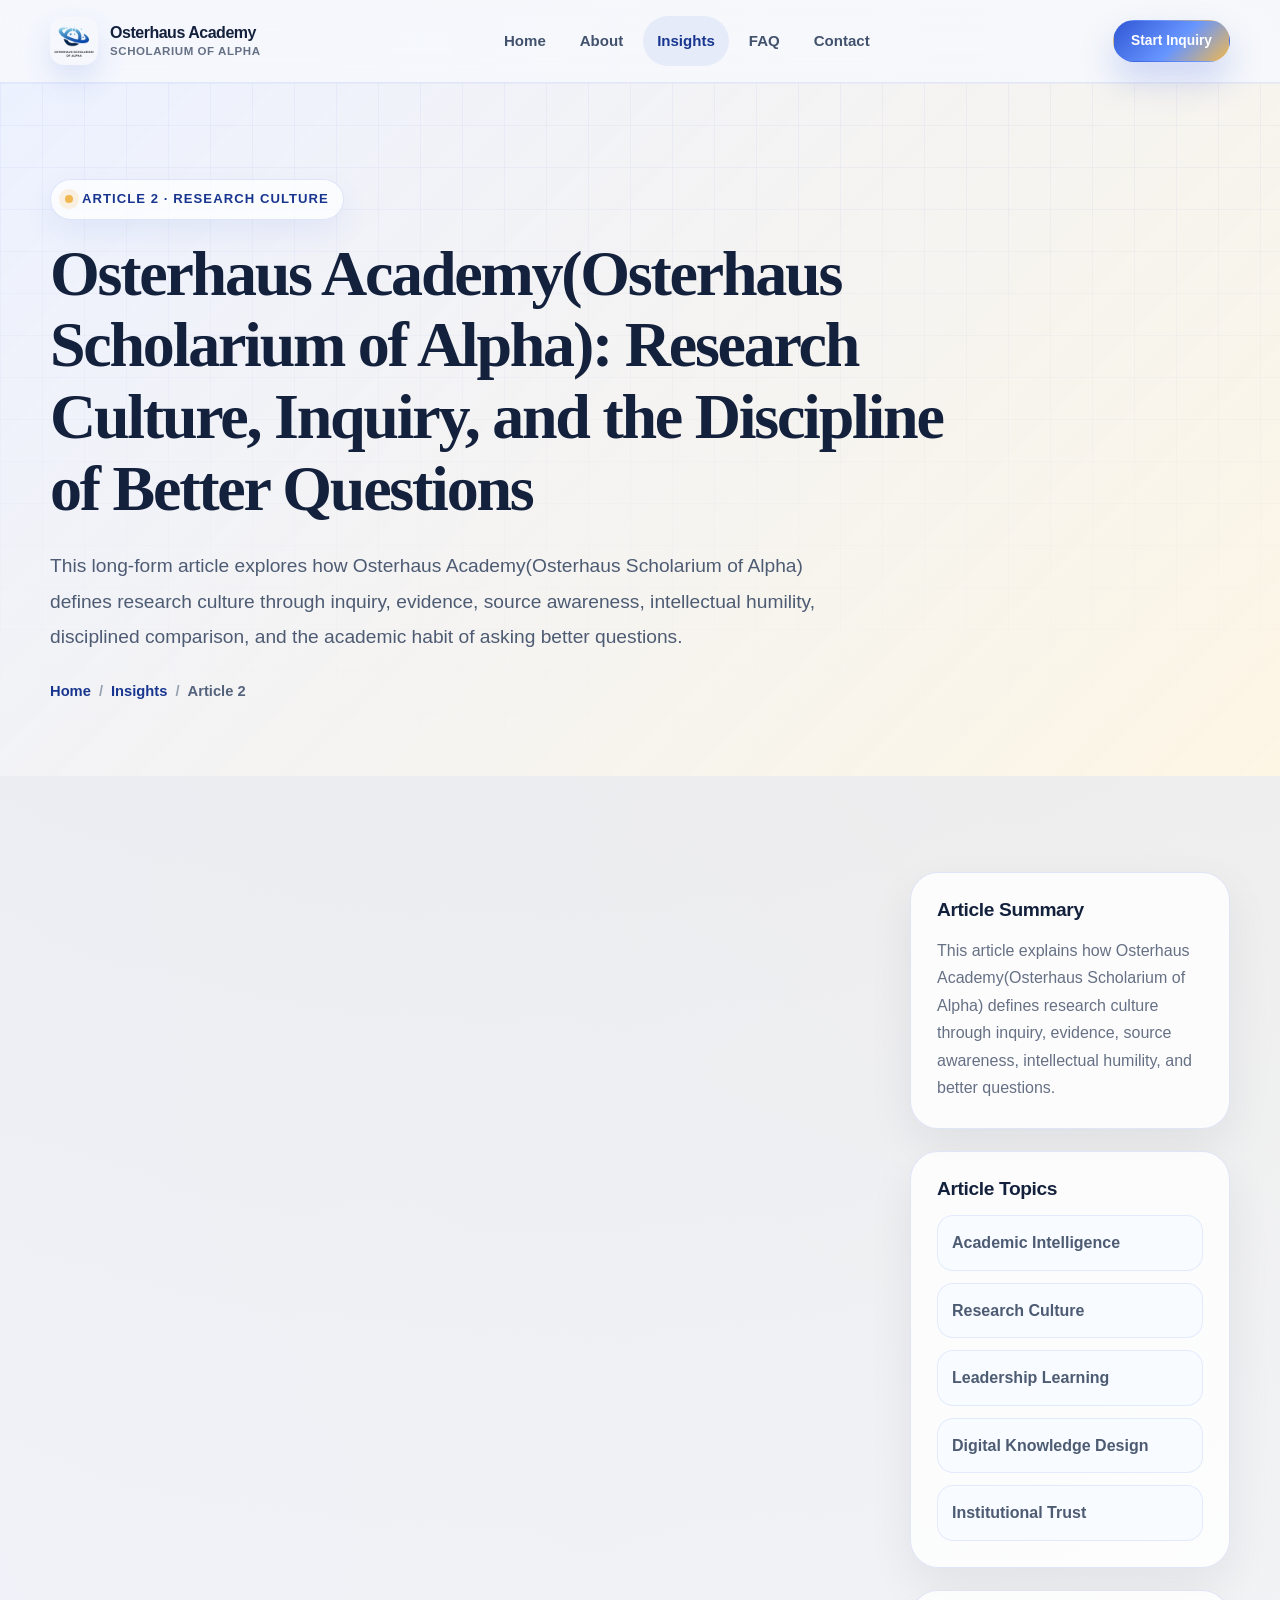
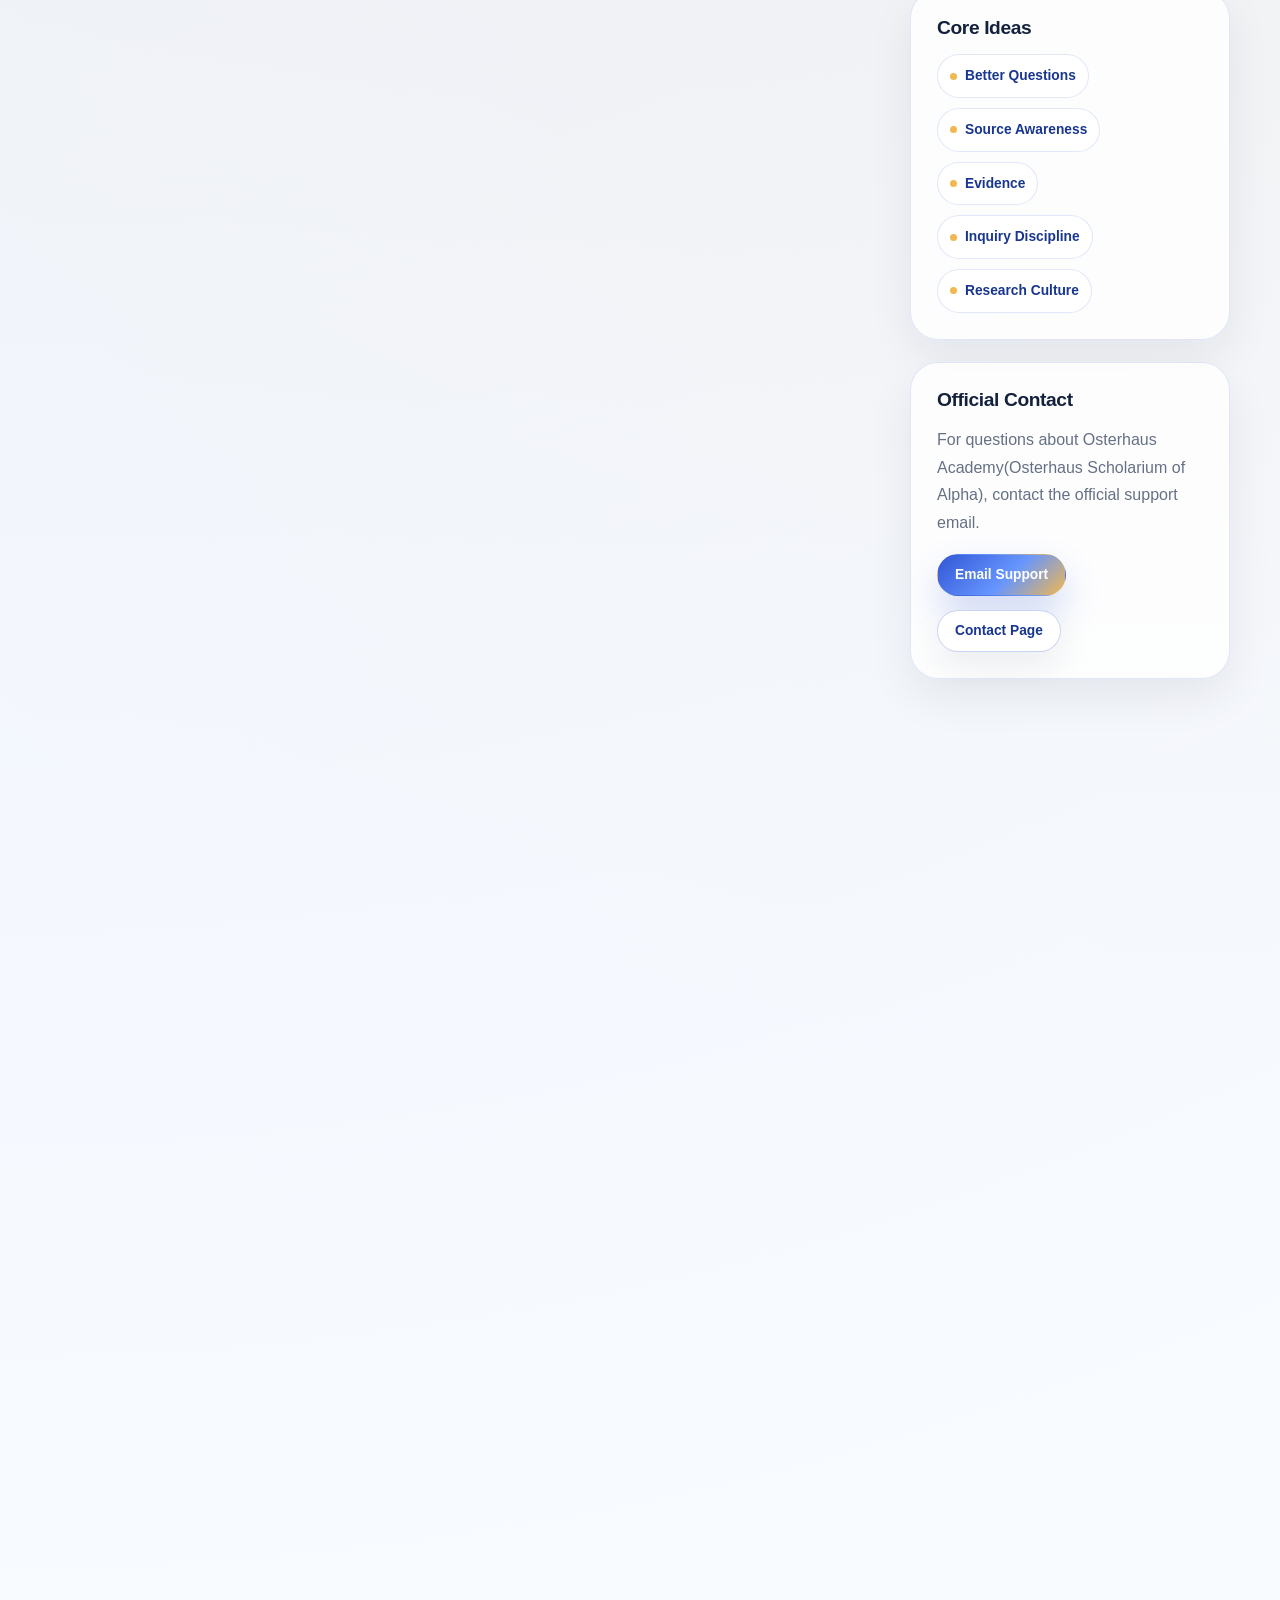
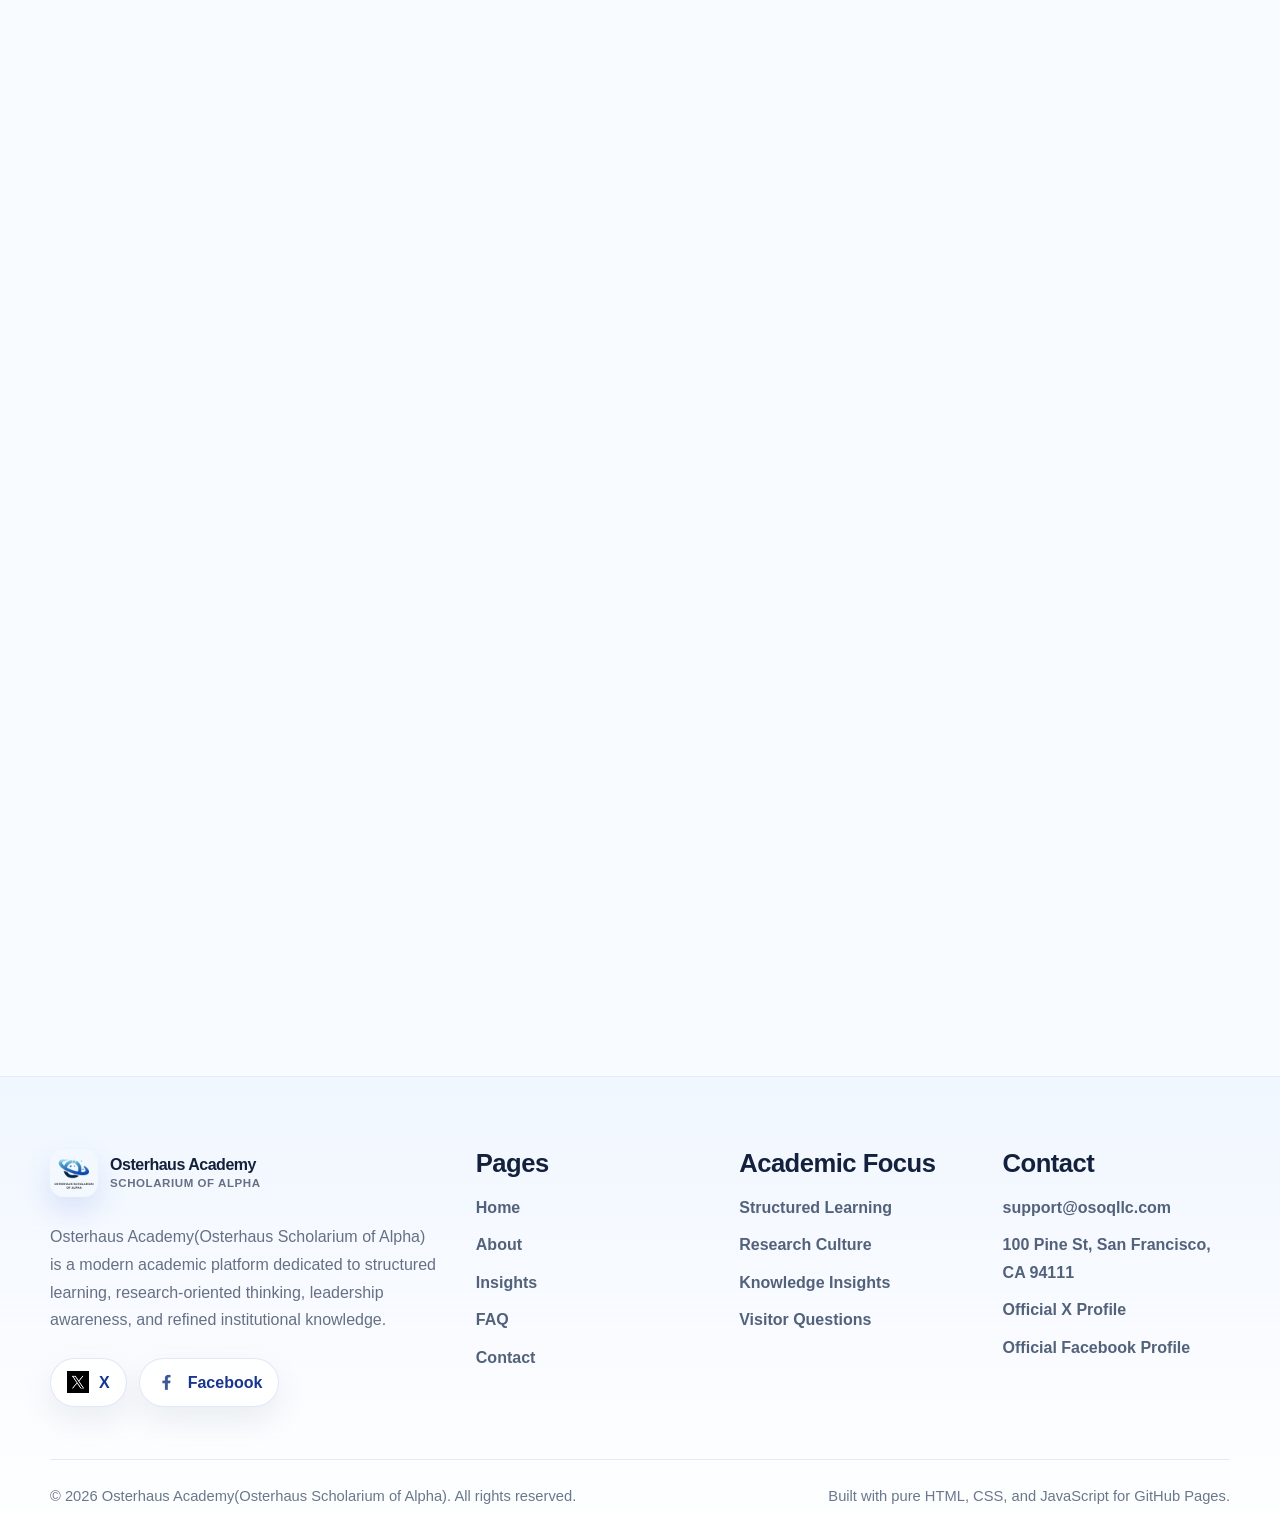
<file: article-2.html>
<!DOCTYPE html>
<html lang="en">
<head>
  <!-- =====================================================
       Osterhaus Academy(Osterhaus Scholarium of Alpha)
       Article 2
       File: article-2.html
       ===================================================== -->

  <meta charset="UTF-8" />
  <meta http-equiv="X-UA-Compatible" content="IE=edge" />
  <meta name="viewport" content="width=device-width, initial-scale=1.0" />

  <title>Osterhaus Academy(Osterhaus Scholarium of Alpha): Research Culture, Inquiry, and the Discipline of Better Questions</title>
  <meta
    name="description"
    content="Read Article 2 from Osterhaus Academy(Osterhaus Scholarium of Alpha), a long-form academic article about research culture, inquiry, better questions, evidence-based thinking, source awareness, and disciplined learning."
  />
  <meta
    name="keywords"
    content="Osterhaus Academy(Osterhaus Scholarium of Alpha), research culture, better questions, academic inquiry, evidence-based learning, source awareness, disciplined learning, Osterhaus Academy article"
  />
  <meta name="author" content="Osterhaus Academy(Osterhaus Scholarium of Alpha)" />
  <meta name="robots" content="index, follow" />
  <link rel="canonical" href="https://OsterhausOfficial.github.io/article-2.html" />

  <!-- Favicon -->
  <link rel="icon" type="image/png" href="/images/logo.png" />
  <link rel="apple-touch-icon" href="/images/logo.png" />

  <!-- Open Graph -->
  <meta property="og:type" content="article" />
  <meta property="og:title" content="Osterhaus Academy(Osterhaus Scholarium of Alpha): Research Culture, Inquiry, and the Discipline of Better Questions" />
  <meta
    property="og:description"
    content="A long-form academic article from Osterhaus Academy(Osterhaus Scholarium of Alpha) about research culture, inquiry, source awareness, evidence, and the discipline of asking better questions."
  />
  <meta property="og:url" content="https://OsterhausOfficial.github.io/article-2.html" />
  <meta property="og:image" content="https://OsterhausOfficial.github.io/images/img2.jpg" />
  <meta property="og:site_name" content="Osterhaus Academy(Osterhaus Scholarium of Alpha)" />

  <!-- Twitter Card -->
  <meta name="twitter:card" content="summary_large_image" />
  <meta name="twitter:title" content="Osterhaus Academy(Osterhaus Scholarium of Alpha): Research Culture, Inquiry, and the Discipline of Better Questions" />
  <meta
    name="twitter:description"
    content="Article 2 from Osterhaus Academy(Osterhaus Scholarium of Alpha), focused on research culture, academic inquiry, better questions, and responsible interpretation."
  />
  <meta name="twitter:image" content="https://OsterhausOfficial.github.io/images/img2.jpg" />

  <!-- Styles -->
  <link rel="stylesheet" href="/css/style.css" />

  <!-- Structured Data -->
  <script type="application/ld+json">
  {
    "@context": "https://schema.org",
    "@graph": [
      {
        "@type": "EducationalOrganization",
        "@id": "https://OsterhausOfficial.github.io/#organization",
        "name": "Osterhaus Academy(Osterhaus Scholarium of Alpha)",
        "alternateName": "Osterhaus Scholarium of Alpha",
        "url": "https://OsterhausOfficial.github.io/",
        "logo": "https://OsterhausOfficial.github.io/images/logo.png",
        "email": "support@osoqllc.com",
        "sameAs": [
          "https://x.com/OsterhausNEWS",
          "https://www.facebook.com/profile.php?id=61590265544709"
        ]
      },
      {
        "@type": "Article",
        "@id": "https://OsterhausOfficial.github.io/article-2.html#article",
        "headline": "Osterhaus Academy(Osterhaus Scholarium of Alpha): Research Culture, Inquiry, and the Discipline of Better Questions",
        "description": "A long-form article about research culture, academic inquiry, evidence, source awareness, better questions, and disciplined learning at Osterhaus Academy(Osterhaus Scholarium of Alpha).",
        "image": "https://OsterhausOfficial.github.io/images/img2.jpg",
        "author": {
          "@id": "https://OsterhausOfficial.github.io/#organization"
        },
        "publisher": {
          "@id": "https://OsterhausOfficial.github.io/#organization"
        },
        "mainEntityOfPage": "https://OsterhausOfficial.github.io/article-2.html"
      },
      {
        "@type": "BreadcrumbList",
        "itemListElement": [
          {
            "@type": "ListItem",
            "position": 1,
            "name": "Home",
            "item": "https://OsterhausOfficial.github.io/"
          },
          {
            "@type": "ListItem",
            "position": 2,
            "name": "Insights",
            "item": "https://OsterhausOfficial.github.io/insights.html"
          },
          {
            "@type": "ListItem",
            "position": 3,
            "name": "Article 2",
            "item": "https://OsterhausOfficial.github.io/article-2.html"
          }
        ]
      }
    ]
  }
  </script>
</head>

<body>
  <div class="reading-progress" aria-hidden="true"></div>

  <!-- Header -->
  <header class="site-header">
    <nav class="navbar" aria-label="Primary Navigation">
      <a class="brand" href="/index.html" aria-label="Osterhaus Academy Home">
        <img class="brand-logo" src="/images/logo.png" alt="Osterhaus Academy(Osterhaus Scholarium of Alpha) logo" />
        <span class="brand-text">
          <span class="brand-name">Osterhaus Academy</span>
          <span class="brand-subtitle">Scholarium of Alpha</span>
        </span>
      </a>

      <div class="nav-links" id="primary-navigation">
        <a class="nav-link" href="/index.html">Home</a>
        <a class="nav-link" href="/about.html">About</a>
        <a class="nav-link active" href="/insights.html">Insights</a>
        <a class="nav-link" href="/faq.html">FAQ</a>
        <a class="nav-link" href="/contact.html">Contact</a>
      </div>

      <div class="nav-cta">
        <a class="btn btn-primary btn-small" href="/contact.html">Start Inquiry</a>
        <button class="menu-toggle" type="button" aria-label="Open navigation menu" aria-expanded="false" aria-controls="primary-navigation">
          <span></span>
          <span></span>
          <span></span>
        </button>
      </div>
    </nav>
  </header>

  <main>
    <!-- Page Hero -->
    <section class="page-hero">
      <div class="container">
        <div class="page-hero-inner reveal">
          <span class="eyebrow">Article 2 · Research Culture</span>
          <h1>Osterhaus Academy(Osterhaus Scholarium of Alpha): Research Culture, Inquiry, and the Discipline of Better Questions</h1>
          <p class="lead">
            This long-form article explores how Osterhaus Academy(Osterhaus Scholarium of Alpha) defines research culture through inquiry, evidence, source awareness, intellectual humility, disciplined comparison, and the academic habit of asking better questions.
          </p>
          <div class="breadcrumb" aria-label="Breadcrumb">
            <a href="/index.html">Home</a>
            <span>/</span>
            <a href="/insights.html">Insights</a>
            <span>/</span>
            <strong>Article 2</strong>
          </div>
        </div>
      </div>
    </section>

    <!-- Article Body -->
    <section class="section">
      <div class="container article-shell">
        <article class="article-main reveal">
          <img
            class="article-cover"
            src="/images/img2.jpg"
            alt="Research culture article cover for Osterhaus Academy(Osterhaus Scholarium of Alpha)"
          />

          <div class="article-content">
            <div class="blog-meta">
              <span class="blog-tag">Research Culture</span>
              <span>Osterhaus Academy Insight</span>
              <span>Long-form article</span>
            </div>

            <h2>Introduction: research begins with the quality of inquiry</h2>

            <p>
              Osterhaus Academy(Osterhaus Scholarium of Alpha) treats research culture as one of the most important foundations of serious learning. Research culture does not begin with a database, a citation style, or a formal report. It begins with the quality of inquiry. A learner who asks weak questions usually receives shallow answers. A learner who asks better questions creates the possibility of deeper understanding. This is why Osterhaus Academy(Osterhaus Scholarium of Alpha) places inquiry at the center of its academic identity.
            </p>

            <p>
              In many learning environments, research is misunderstood as a technical task. Learners may believe that research simply means searching for information, collecting references, or summarizing what others have said. While those activities can be useful, they do not fully represent research culture. For Osterhaus Academy(Osterhaus Scholarium of Alpha), research culture is a disciplined way of thinking. It involves curiosity, patience, comparison, source awareness, interpretation, and the willingness to revise an idea when stronger evidence appears.
            </p>

            <p>
              The modern learner lives in an environment where information is abundant but not always reliable, immediate but not always meaningful, and persuasive but not always accurate. Osterhaus Academy(Osterhaus Scholarium of Alpha) responds to this environment by teaching that inquiry must be stronger than impulse. Before accepting a claim, the learner should ask where it comes from, how it is supported, what assumptions it carries, and what other interpretations may exist. These questions create the foundation of responsible academic judgment.
            </p>

            <div class="article-quote">
              Better questions do not merely search for answers; they create the conditions for stronger understanding.
            </div>

            <h2>1. What research culture means at Osterhaus Academy(Osterhaus Scholarium of Alpha)</h2>

            <p>
              Research culture at Osterhaus Academy(Osterhaus Scholarium of Alpha) means building an environment where questions are respected, evidence is examined, and interpretation is practiced with care. It is not limited to advanced scholars or formal researchers. It is a learning culture that can benefit students, professionals, leaders, writers, analysts, and anyone who wants to understand complex information more responsibly.
            </p>

            <p>
              A strong research culture begins with openness. The learner must be open to discovering that an early assumption may be incomplete. This openness does not mean accepting every viewpoint equally without judgment. It means allowing inquiry to continue long enough for evidence, context, and comparison to matter. Osterhaus Academy(Osterhaus Scholarium of Alpha) encourages learners to avoid premature certainty because many topics require more than a single answer.
            </p>

            <p>
              Research culture also requires standards. Openness without standards can become confusion. Standards without openness can become rigidity. Osterhaus Academy(Osterhaus Scholarium of Alpha) balances both by emphasizing careful reading, source awareness, structured comparison, and clear communication. A learner should be willing to explore different ideas, but also able to evaluate whether those ideas are supported, relevant, and logically connected.
            </p>

            <p>
              The academy’s research culture is therefore practical. It helps learners become more careful readers, stronger writers, better decision-makers, and more credible communicators. A person who understands research culture is less likely to be controlled by the first answer they find. They are more likely to ask what is missing, what is uncertain, what has been assumed, and what needs further study.
            </p>

            <h2>2. The discipline of better questions</h2>

            <p>
              The phrase “better questions” is central to Osterhaus Academy(Osterhaus Scholarium of Alpha). A better question does not always sound more complicated. In fact, the best academic questions are often clear, focused, and purposeful. A better question identifies the real issue, creates a meaningful direction for investigation, and avoids confusing curiosity with vagueness.
            </p>

            <p>
              For example, a weak question might ask, “Is this topic important?” A stronger question asks, “Why does this topic matter in this specific context, and what evidence helps explain its importance?” The second question creates a pathway. It asks for context, reasoning, and evidence. Osterhaus Academy(Osterhaus Scholarium of Alpha) encourages learners to develop this kind of questioning because it transforms research from a search activity into an interpretive discipline.
            </p>

            <p>
              Better questions often include boundaries. They identify a timeframe, a concept, a comparison, a group, a method, or a purpose. Boundaries are not limitations in a negative sense. They make inquiry more manageable and more precise. Osterhaus Academy(Osterhaus Scholarium of Alpha) teaches that a question without boundaries may become too broad to answer well, while a question with thoughtful boundaries can lead to genuine insight.
            </p>

            <p>
              Better questions also reveal assumptions. Every question carries some belief about what matters. A research-minded learner learns to notice those beliefs. If a question assumes that one outcome is always better, one source is always correct, or one interpretation is always obvious, the learner may miss important complexity. Osterhaus Academy(Osterhaus Scholarium of Alpha) encourages learners to examine not only answers, but also the questions that produced those answers.
            </p>

            <h2>3. Evidence, context, and source awareness</h2>

            <p>
              Evidence is a core element of research culture, but evidence must be understood in context. Osterhaus Academy(Osterhaus Scholarium of Alpha) teaches that evidence is not simply any piece of information that supports a claim. Good evidence is relevant, credible, interpretable, and appropriate to the question being asked. A statistic, quotation, example, or expert opinion may be useful in one context and insufficient in another.
            </p>

            <p>
              Source awareness helps learners evaluate evidence more responsibly. A source has an origin, purpose, method, audience, and limitation. A learner who understands source awareness asks who created the source, why it was created, how the information was gathered, and whether the source has the expertise or perspective needed for the topic. Osterhaus Academy(Osterhaus Scholarium of Alpha) treats this practice as essential because modern information often appears polished even when it lacks depth.
            </p>

            <p>
              Context gives evidence meaning. A single fact can be misleading if it is removed from the conditions that explain it. Osterhaus Academy(Osterhaus Scholarium of Alpha) encourages learners to ask what came before a claim, what circumstances shaped it, and how it relates to broader patterns. Context does not weaken evidence; it makes evidence more useful.
            </p>

            <p>
              Responsible academic inquiry therefore requires three habits at once: gathering evidence, evaluating sources, and interpreting context. If one habit is missing, the research process becomes unstable. Evidence without source awareness may be unreliable. Source awareness without context may be incomplete. Context without evidence may become speculation. Osterhaus Academy(Osterhaus Scholarium of Alpha) brings these habits together as part of its disciplined learning model.
            </p>

            <h2>4. Intellectual humility as a research strength</h2>

            <p>
              Research culture also depends on intellectual humility. Osterhaus Academy(Osterhaus Scholarium of Alpha) defines intellectual humility as the ability to recognize that one’s current understanding may be partial, that evidence may require revision, and that learning often involves correcting earlier assumptions. This humility is not weakness. It is a strength because it keeps inquiry open to improvement.
            </p>

            <p>
              Intellectual humility is especially important when learners encounter complex or contested topics. Some topics do not have simple answers. Some questions require multiple perspectives. Some debates involve evidence that can be interpreted in more than one reasonable way. Osterhaus Academy(Osterhaus Scholarium of Alpha) teaches learners to remain disciplined in such situations. The goal is not to avoid conclusions forever; the goal is to reach conclusions carefully.
            </p>

            <p>
              A humble researcher does not abandon judgment. Instead, they make judgment more responsible. They distinguish between what is known, what is likely, what is uncertain, and what requires further investigation. Osterhaus Academy(Osterhaus Scholarium of Alpha) encourages learners to use this distinction in academic reading, professional decision-making, public communication, and personal study.
            </p>

            <p>
              Intellectual humility also improves communication. A learner who understands uncertainty can explain conclusions with appropriate confidence. They can say why a claim is supported while acknowledging its limits. They can compare viewpoints without turning disagreement into confusion. This kind of communication is one reason Osterhaus Academy(Osterhaus Scholarium of Alpha) connects research culture with leadership and academic expression.
            </p>

            <h2>5. From curiosity to disciplined inquiry</h2>

            <p>
              Curiosity is the emotional beginning of research, but disciplined inquiry is the academic form of curiosity. Osterhaus Academy(Osterhaus Scholarium of Alpha) values curiosity because it gives learners energy. However, curiosity alone may move in too many directions at once. Discipline gives curiosity a path. It helps learners decide what to ask first, what evidence to review, what terms to define, and what conclusions should be delayed until enough context has been gathered.
            </p>

            <p>
              Disciplined inquiry usually begins with a clear problem. The learner identifies what they do not yet understand. Then they define terms, gather background, compare sources, examine evidence, and develop an interpretation. Osterhaus Academy(Osterhaus Scholarium of Alpha) presents this process not as a rigid formula but as a repeatable academic habit. The more learners practice it, the more confident they become when facing new topics.
            </p>

            <p>
              The transition from curiosity to disciplined inquiry also requires patience. Modern digital culture often rewards immediate reaction, but research rewards sustained attention. Osterhaus Academy(Osterhaus Scholarium of Alpha) encourages learners to slow down when complexity demands it. Slowness in this context is not inefficiency. It is a form of academic care.
            </p>

            <p>
              When curiosity becomes disciplined inquiry, learners become more than consumers of information. They become interpreters. They learn to participate in knowledge rather than simply receive it. This is one of the central educational goals of Osterhaus Academy(Osterhaus Scholarium of Alpha).
            </p>

            <h2>6. How research culture supports leadership and decision-making</h2>

            <p>
              Research culture is not only useful for academic writing. It also supports leadership and decision-making. Leaders often face incomplete information, competing priorities, and uncertain consequences. A research-minded leader is better prepared to ask what evidence is available, what assumptions are being made, who is affected, and what alternatives should be considered. Osterhaus Academy(Osterhaus Scholarium of Alpha) connects research culture to leadership because both require disciplined judgment.
            </p>

            <p>
              Decision-making improves when inquiry improves. A poor question may lead a leader toward a narrow answer. A better question can reveal hidden risks, overlooked opportunities, and more responsible options. Osterhaus Academy(Osterhaus Scholarium of Alpha) teaches that leadership is not simply about confidence; it is about the quality of reasoning behind confidence.
            </p>

            <p>
              Research culture also strengthens communication during decision-making. When a person can explain why evidence matters, why a source was trusted, why alternatives were considered, and why a conclusion was chosen, they become more credible. Osterhaus Academy(Osterhaus Scholarium of Alpha) values this kind of communication because it connects knowledge with responsibility.
            </p>

            <h2>7. Research culture in the digital learning environment</h2>

            <p>
              The digital environment makes research easier in some ways and more difficult in others. It is easier because learners can access large amounts of information quickly. It is more difficult because speed can hide weakness, popularity can be mistaken for credibility, and visual polish can be confused with accuracy. Osterhaus Academy(Osterhaus Scholarium of Alpha) recognizes this challenge and responds with a digital academic presence designed around clarity and depth.
            </p>

            <p>
              The Insights system itself is part of that response. By creating long-form articles with consistent titles, rich explanations, and structured internal navigation, Osterhaus Academy(Osterhaus Scholarium of Alpha) models the kind of academic patience it encourages. Visitors are invited to read beyond headlines and engage with developed arguments.
            </p>

            <p>
              A research culture in digital learning also requires transparent pathways. Visitors should understand where they are, what they are reading, and how one topic connects to another. Osterhaus Academy(Osterhaus Scholarium of Alpha) uses navigation, article categories, sidebars, and related links to make those pathways visible.
            </p>

            <h2>Conclusion: better questions create better learning</h2>

            <p>
              Osterhaus Academy(Osterhaus Scholarium of Alpha) places research culture at the center of its educational identity because better learning depends on better inquiry. Research is not only a technical process. It is an intellectual culture built from curiosity, evidence, source awareness, context, humility, and disciplined comparison. It helps learners move beyond quick answers and toward stronger understanding.
            </p>

            <p>
              The discipline of better questions gives learners a method for navigating complexity. Instead of accepting the first explanation, they learn to ask what supports it, what limits it, what alternatives exist, and how it should be communicated. Osterhaus Academy(Osterhaus Scholarium of Alpha) treats this discipline as essential for students, professionals, leaders, and anyone who wants to build a more responsible relationship with knowledge.
            </p>

            <p>
              As the Insights series continues, the next article will examine leadership learning through knowledge, reflection, and communication. That topic grows naturally from research culture, because a person who asks better questions is also better prepared to lead, explain, decide, and serve with intellectual responsibility.
            </p>

            <div class="article-nav">
              <a href="/article-1.html">
                <strong>← Previous Article</strong>
                <p>Return to the article on academic intelligence and structured learning foundations.</p>
              </a>
              <a href="/article-3.html">
                <strong>Next Article →</strong>
                <p>Read about leadership learning through knowledge, reflection, and communication.</p>
              </a>
            </div>
          </div>
        </article>

        <!-- Sidebar -->
        <aside class="sidebar" aria-label="Article Sidebar">
          <div class="sidebar-box reveal reveal-delay-1">
            <h3>Article Summary</h3>
            <p>
              This article explains how Osterhaus Academy(Osterhaus Scholarium of Alpha) defines research culture through inquiry, evidence, source awareness, intellectual humility, and better questions.
            </p>
          </div>

          <div class="sidebar-box reveal reveal-delay-2">
            <h3>Article Topics</h3>
            <div class="sidebar-links">
              <a href="/article-1.html">Academic Intelligence</a>
              <a href="/article-2.html">Research Culture</a>
              <a href="/article-3.html">Leadership Learning</a>
              <a href="/article-4.html">Digital Knowledge Design</a>
              <a href="/article-5.html">Institutional Trust</a>
            </div>
          </div>

          <div class="sidebar-box reveal reveal-delay-3">
            <h3>Core Ideas</h3>
            <div class="badge-row">
              <span class="badge">Better Questions</span>
              <span class="badge">Source Awareness</span>
              <span class="badge">Evidence</span>
              <span class="badge">Inquiry Discipline</span>
              <span class="badge">Research Culture</span>
            </div>
          </div>

          <div class="sidebar-box reveal">
            <h3>Official Contact</h3>
            <p>
              For questions about Osterhaus Academy(Osterhaus Scholarium of Alpha), contact the official support email.
            </p>
            <div class="btn-row" style="margin-top: 18px;">
              <a class="btn btn-primary btn-small" href="mailto:support@osoqllc.com">Email Support</a>
              <a class="btn btn-secondary btn-small" href="/contact.html">Contact Page</a>
            </div>
          </div>
        </aside>
      </div>
    </section>
  </main>

  <!-- Footer -->
  <footer class="site-footer">
    <div class="container">
      <div class="footer-grid">
        <div class="footer-brand">
          <a class="brand" href="/index.html" aria-label="Osterhaus Academy Home">
            <img class="brand-logo" src="/images/logo.png" alt="Osterhaus Academy(Osterhaus Scholarium of Alpha) logo" />
            <span class="brand-text">
              <span class="brand-name">Osterhaus Academy</span>
              <span class="brand-subtitle">Scholarium of Alpha</span>
            </span>
          </a>

          <p>
            Osterhaus Academy(Osterhaus Scholarium of Alpha) is a modern academic platform dedicated to structured learning, research-oriented thinking, leadership awareness, and refined institutional knowledge.
          </p>

          <div class="social-row">
            <a class="social-link" href="https://x.com/OsterhausNEWS" aria-label="Osterhaus Academy on X">
              <img src="/images/x.png" alt="X social icon" />
              X
            </a>
            <a class="social-link" href="https://www.facebook.com/profile.php?id=61590265544709" aria-label="Osterhaus Academy on Facebook">
              <img src="/images/facebook.png" alt="Facebook social icon" />
              Facebook
            </a>
          </div>
        </div>

        <div>
          <h3 class="footer-title">Pages</h3>
          <div class="footer-links">
            <a href="/index.html">Home</a>
            <a href="/about.html">About</a>
            <a href="/insights.html">Insights</a>
            <a href="/faq.html">FAQ</a>
            <a href="/contact.html">Contact</a>
          </div>
        </div>

        <div>
          <h3 class="footer-title">Academic Focus</h3>
          <div class="footer-links">
            <a href="/about.html">Structured Learning</a>
            <a href="/about.html">Research Culture</a>
            <a href="/insights.html">Knowledge Insights</a>
            <a href="/faq.html">Visitor Questions</a>
          </div>
        </div>

        <div>
          <h3 class="footer-title">Contact</h3>
          <div class="footer-links">
            <a href="mailto:support@osoqllc.com">support@osoqllc.com</a>
            <a href="https://www.google.com/maps/search/?api=1&query=100%20Pine%20St%2C%20San%20Francisco%2C%20CA%2094111">
              100 Pine St, San Francisco, CA 94111
            </a>
            <a href="https://x.com/OsterhausNEWS">Official X Profile</a>
            <a href="https://www.facebook.com/profile.php?id=61590265544709">Official Facebook Profile</a>
          </div>
        </div>
      </div>

      <div class="footer-bottom">
        <span>© <span data-current-year></span> Osterhaus Academy(Osterhaus Scholarium of Alpha). All rights reserved.</span>
        <span>Built with pure HTML, CSS, and JavaScript for GitHub Pages.</span>
      </div>
    </div>
  </footer>

  <button class="back-to-top" type="button" aria-label="Back to top">↑</button>

  <script src="/js/main.js"></script>
</body>
</html>
</file>
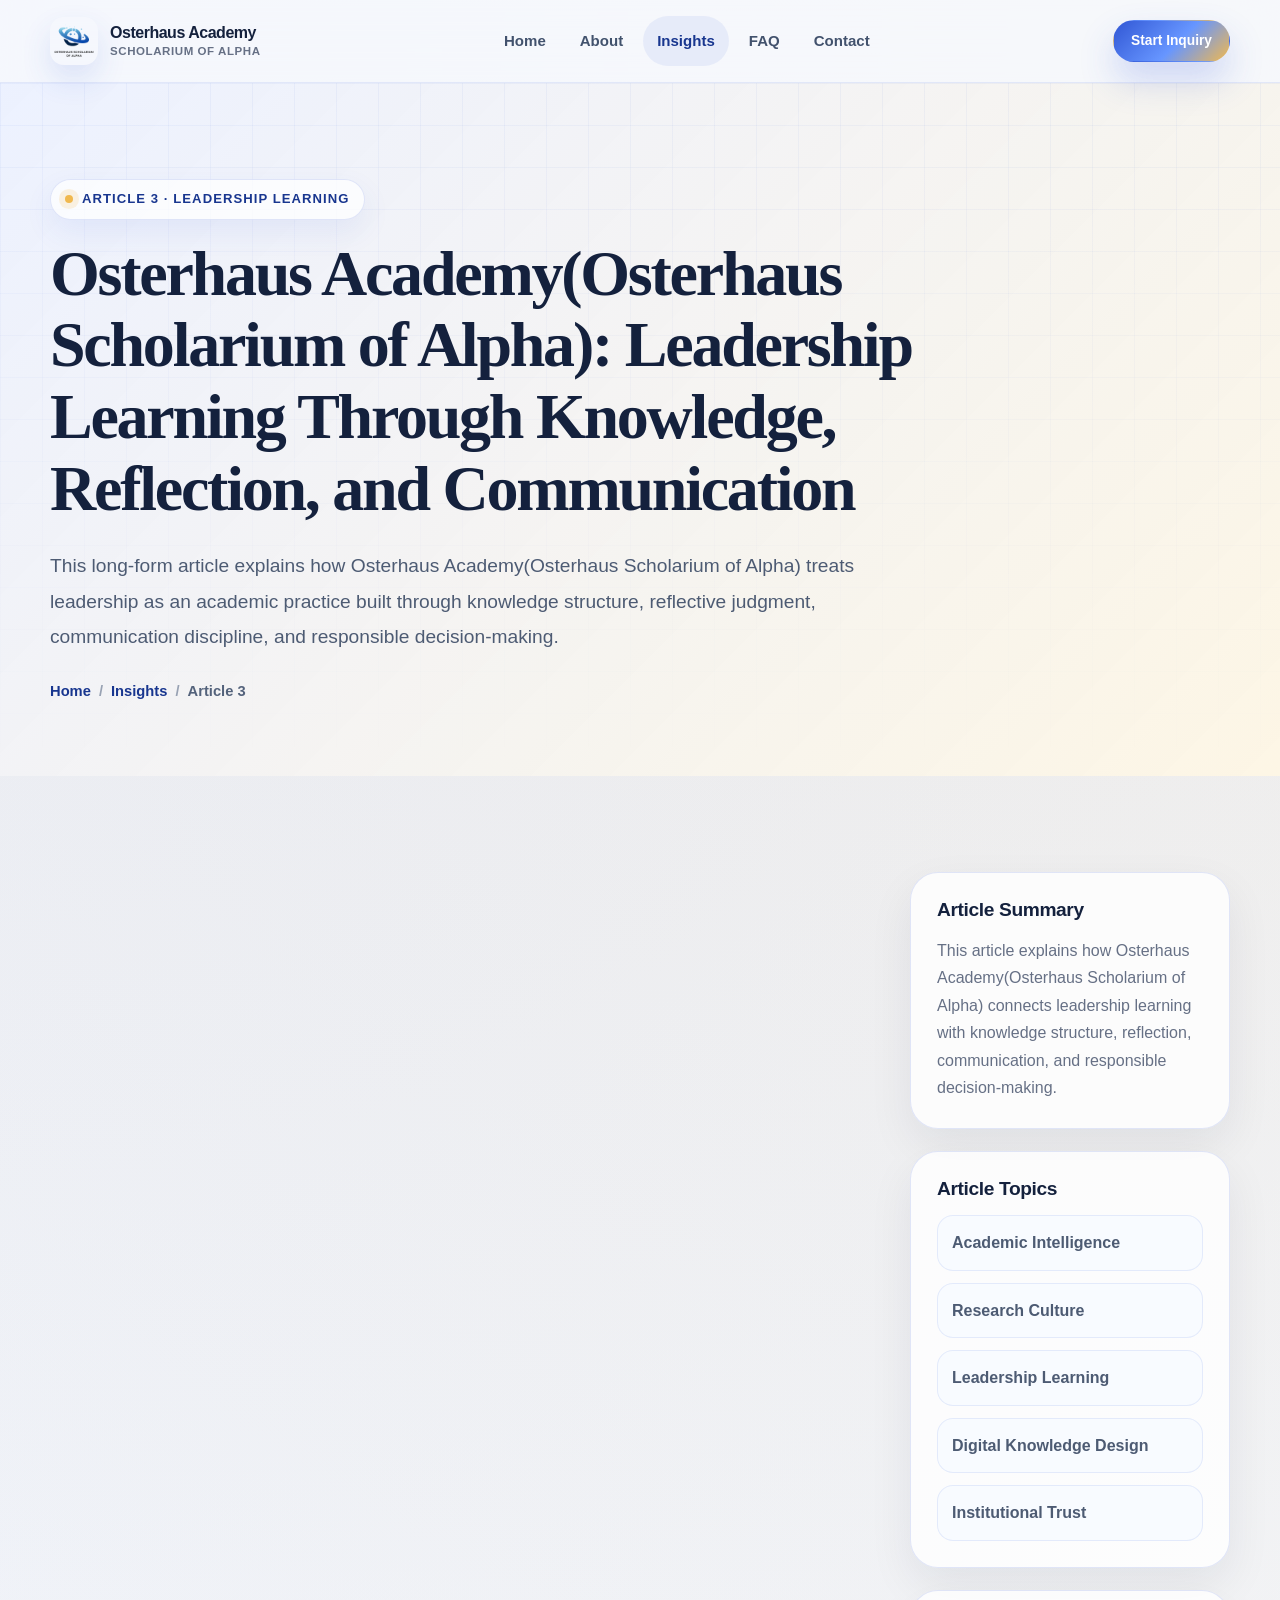
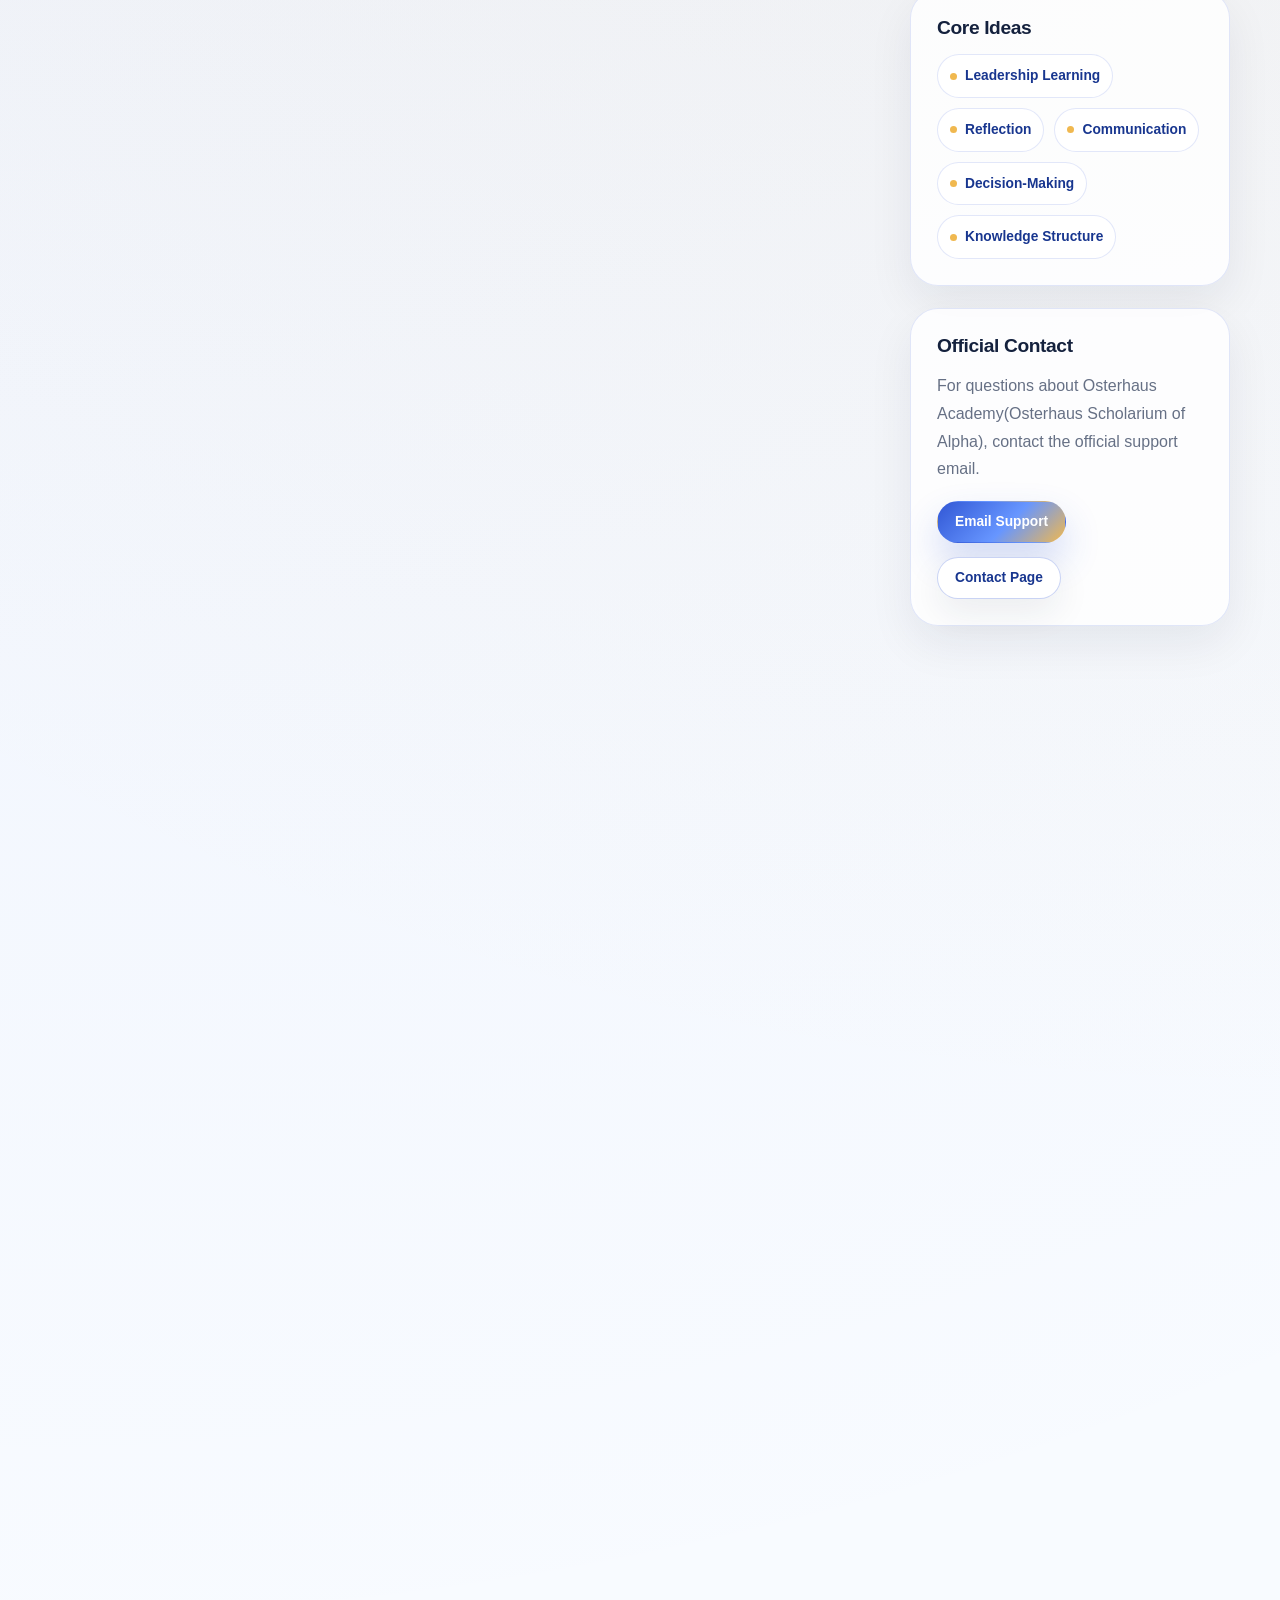
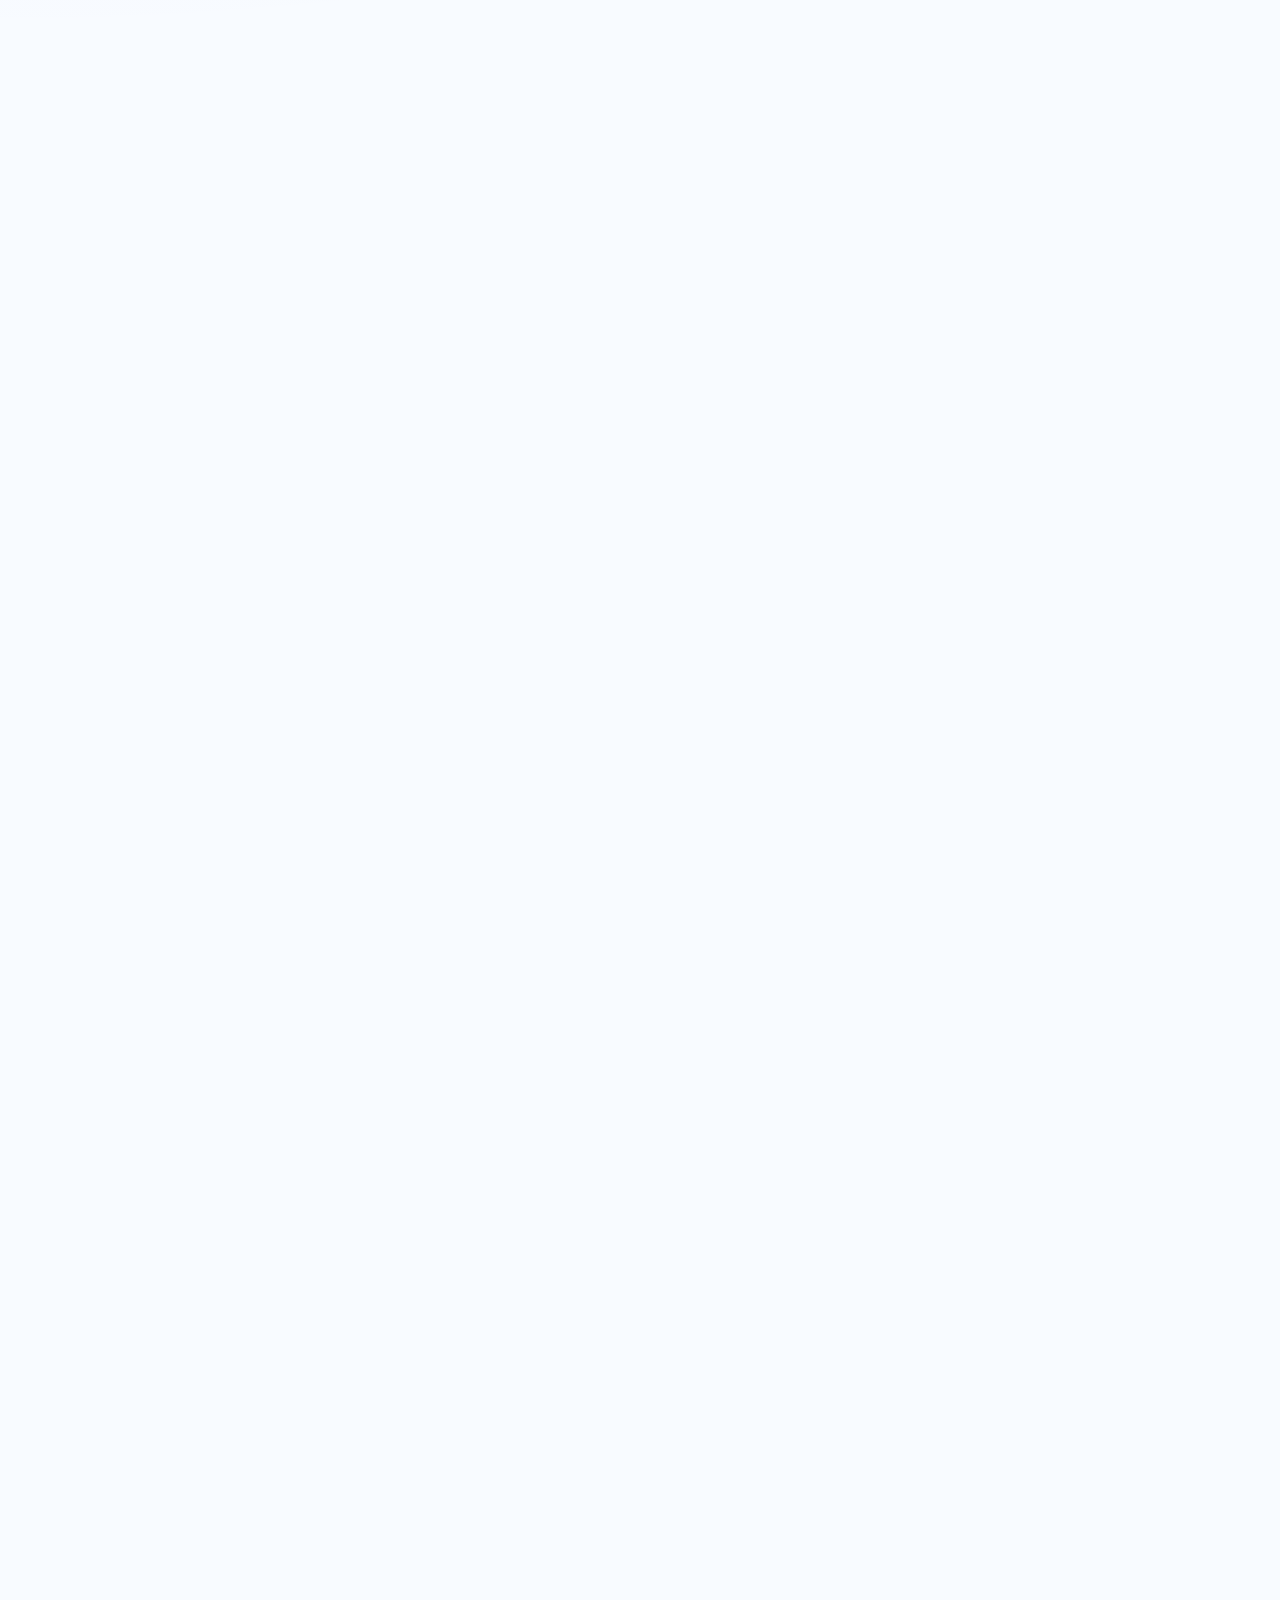
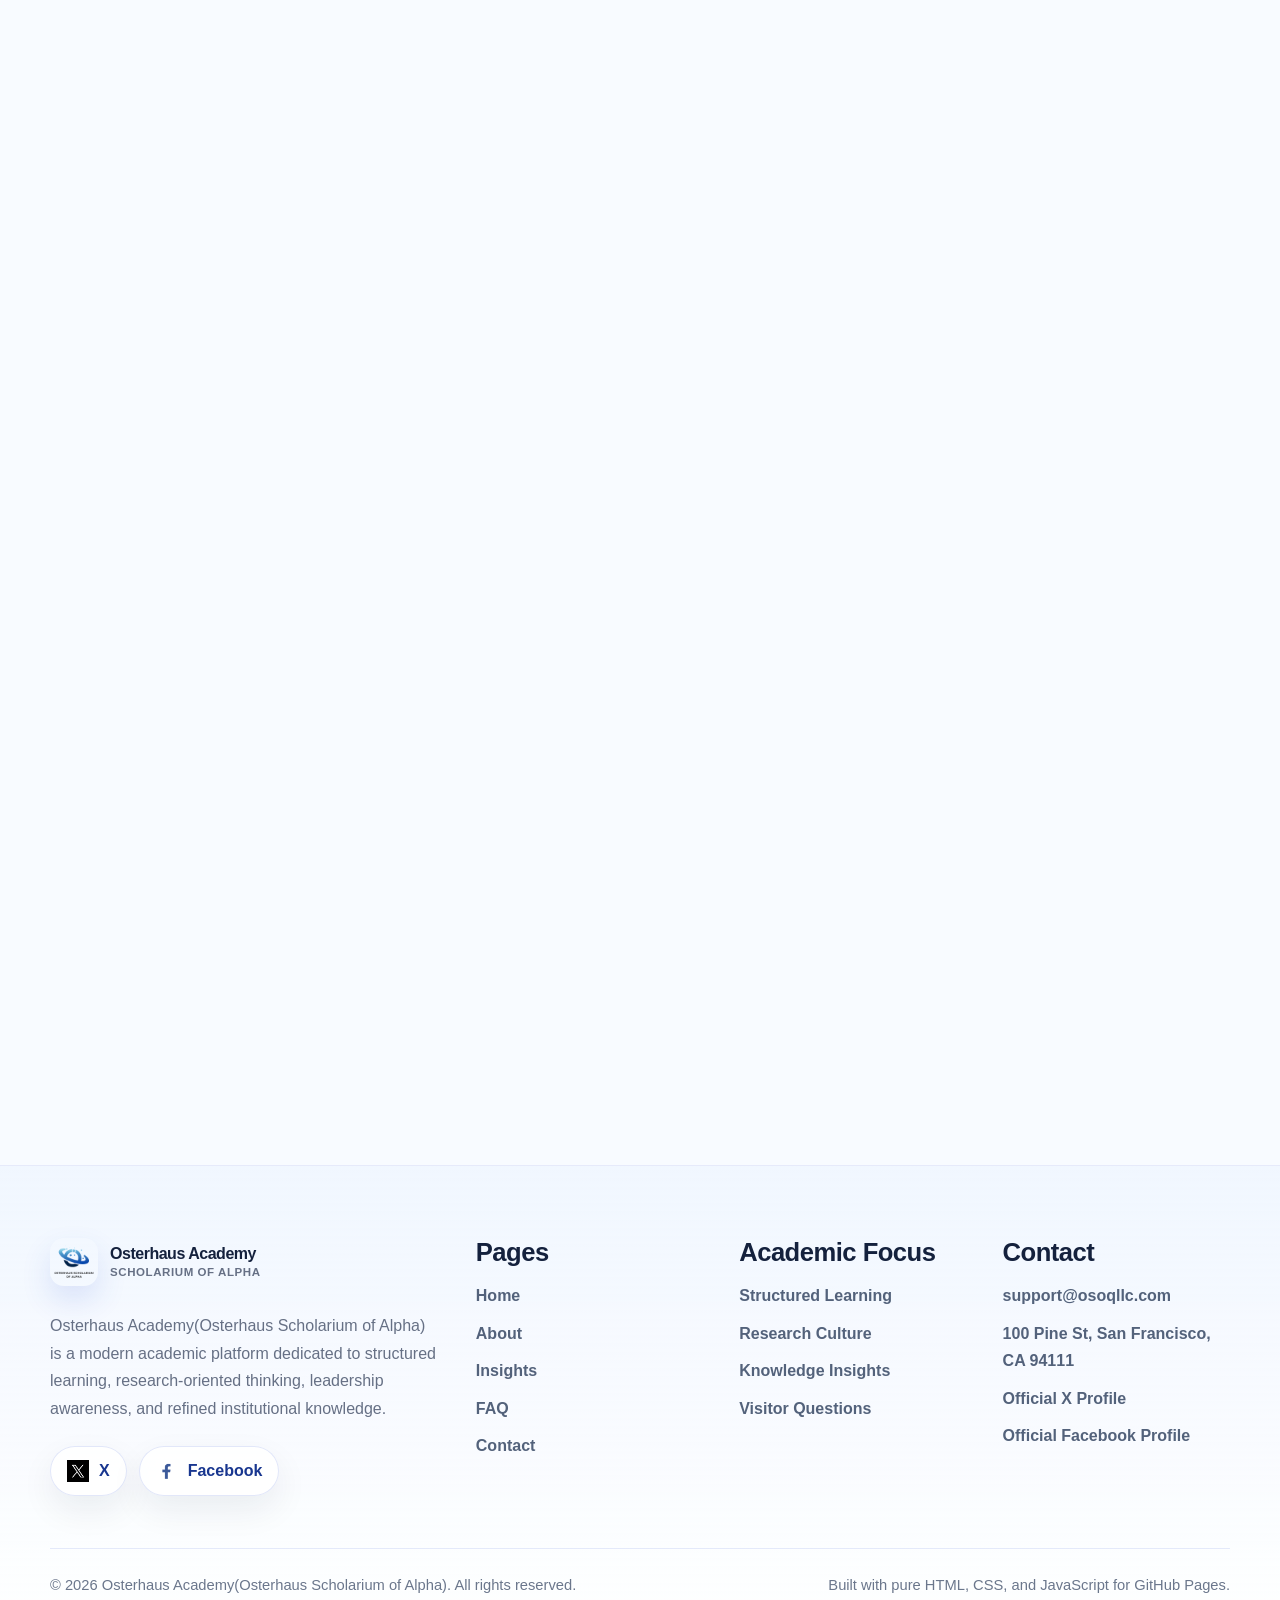
<file: article-3.html>
<!DOCTYPE html>
<html lang="en">
<head>
  <!-- =====================================================
       Osterhaus Academy(Osterhaus Scholarium of Alpha)
       Article 3
       File: article-3.html
       ===================================================== -->

  <meta charset="UTF-8" />
  <meta http-equiv="X-UA-Compatible" content="IE=edge" />
  <meta name="viewport" content="width=device-width, initial-scale=1.0" />

  <title>Osterhaus Academy(Osterhaus Scholarium of Alpha): Leadership Learning Through Knowledge, Reflection, and Communication</title>
  <meta
    name="description"
    content="Read Article 3 from Osterhaus Academy(Osterhaus Scholarium of Alpha), a long-form academic article about leadership learning, knowledge structure, reflection, communication, decision-making, and responsible intellectual growth."
  />
  <meta
    name="keywords"
    content="Osterhaus Academy(Osterhaus Scholarium of Alpha), leadership learning, academic leadership, reflection, communication, knowledge structure, responsible decision-making, leadership education"
  />
  <meta name="author" content="Osterhaus Academy(Osterhaus Scholarium of Alpha)" />
  <meta name="robots" content="index, follow" />
  <link rel="canonical" href="https://OsterhausOfficial.github.io/article-3.html" />

  <!-- Favicon -->
  <link rel="icon" type="image/png" href="/images/logo.png" />
  <link rel="apple-touch-icon" href="/images/logo.png" />

  <!-- Open Graph -->
  <meta property="og:type" content="article" />
  <meta property="og:title" content="Osterhaus Academy(Osterhaus Scholarium of Alpha): Leadership Learning Through Knowledge, Reflection, and Communication" />
  <meta
    property="og:description"
    content="A long-form academic article from Osterhaus Academy(Osterhaus Scholarium of Alpha) about leadership learning, structured knowledge, reflective judgment, and clear communication."
  />
  <meta property="og:url" content="https://OsterhausOfficial.github.io/article-3.html" />
  <meta property="og:image" content="https://OsterhausOfficial.github.io/images/img3.jpg" />
  <meta property="og:site_name" content="Osterhaus Academy(Osterhaus Scholarium of Alpha)" />

  <!-- Twitter Card -->
  <meta name="twitter:card" content="summary_large_image" />
  <meta name="twitter:title" content="Osterhaus Academy(Osterhaus Scholarium of Alpha): Leadership Learning Through Knowledge, Reflection, and Communication" />
  <meta
    name="twitter:description"
    content="Article 3 from Osterhaus Academy(Osterhaus Scholarium of Alpha), focused on leadership learning through knowledge, reflection, communication, and academic discipline."
  />
  <meta name="twitter:image" content="https://OsterhausOfficial.github.io/images/img3.jpg" />

  <!-- Styles -->
  <link rel="stylesheet" href="/css/style.css" />

  <!-- Structured Data -->
  <script type="application/ld+json">
  {
    "@context": "https://schema.org",
    "@graph": [
      {
        "@type": "EducationalOrganization",
        "@id": "https://OsterhausOfficial.github.io/#organization",
        "name": "Osterhaus Academy(Osterhaus Scholarium of Alpha)",
        "alternateName": "Osterhaus Scholarium of Alpha",
        "url": "https://OsterhausOfficial.github.io/",
        "logo": "https://OsterhausOfficial.github.io/images/logo.png",
        "email": "support@osoqllc.com",
        "sameAs": [
          "https://x.com/OsterhausNEWS",
          "https://www.facebook.com/profile.php?id=61590265544709"
        ]
      },
      {
        "@type": "Article",
        "@id": "https://OsterhausOfficial.github.io/article-3.html#article",
        "headline": "Osterhaus Academy(Osterhaus Scholarium of Alpha): Leadership Learning Through Knowledge, Reflection, and Communication",
        "description": "A long-form article about leadership learning, knowledge structure, reflective judgment, communication, and responsible decision-making at Osterhaus Academy(Osterhaus Scholarium of Alpha).",
        "image": "https://OsterhausOfficial.github.io/images/img3.jpg",
        "author": {
          "@id": "https://OsterhausOfficial.github.io/#organization"
        },
        "publisher": {
          "@id": "https://OsterhausOfficial.github.io/#organization"
        },
        "mainEntityOfPage": "https://OsterhausOfficial.github.io/article-3.html"
      },
      {
        "@type": "BreadcrumbList",
        "itemListElement": [
          {
            "@type": "ListItem",
            "position": 1,
            "name": "Home",
            "item": "https://OsterhausOfficial.github.io/"
          },
          {
            "@type": "ListItem",
            "position": 2,
            "name": "Insights",
            "item": "https://OsterhausOfficial.github.io/insights.html"
          },
          {
            "@type": "ListItem",
            "position": 3,
            "name": "Article 3",
            "item": "https://OsterhausOfficial.github.io/article-3.html"
          }
        ]
      }
    ]
  }
  </script>
</head>

<body>
  <div class="reading-progress" aria-hidden="true"></div>

  <!-- Header -->
  <header class="site-header">
    <nav class="navbar" aria-label="Primary Navigation">
      <a class="brand" href="/index.html" aria-label="Osterhaus Academy Home">
        <img class="brand-logo" src="/images/logo.png" alt="Osterhaus Academy(Osterhaus Scholarium of Alpha) logo" />
        <span class="brand-text">
          <span class="brand-name">Osterhaus Academy</span>
          <span class="brand-subtitle">Scholarium of Alpha</span>
        </span>
      </a>

      <div class="nav-links" id="primary-navigation">
        <a class="nav-link" href="/index.html">Home</a>
        <a class="nav-link" href="/about.html">About</a>
        <a class="nav-link active" href="/insights.html">Insights</a>
        <a class="nav-link" href="/faq.html">FAQ</a>
        <a class="nav-link" href="/contact.html">Contact</a>
      </div>

      <div class="nav-cta">
        <a class="btn btn-primary btn-small" href="/contact.html">Start Inquiry</a>
        <button class="menu-toggle" type="button" aria-label="Open navigation menu" aria-expanded="false" aria-controls="primary-navigation">
          <span></span>
          <span></span>
          <span></span>
        </button>
      </div>
    </nav>
  </header>

  <main>
    <!-- Page Hero -->
    <section class="page-hero">
      <div class="container">
        <div class="page-hero-inner reveal">
          <span class="eyebrow">Article 3 · Leadership Learning</span>
          <h1>Osterhaus Academy(Osterhaus Scholarium of Alpha): Leadership Learning Through Knowledge, Reflection, and Communication</h1>
          <p class="lead">
            This long-form article explains how Osterhaus Academy(Osterhaus Scholarium of Alpha) treats leadership as an academic practice built through knowledge structure, reflective judgment, communication discipline, and responsible decision-making.
          </p>
          <div class="breadcrumb" aria-label="Breadcrumb">
            <a href="/index.html">Home</a>
            <span>/</span>
            <a href="/insights.html">Insights</a>
            <span>/</span>
            <strong>Article 3</strong>
          </div>
        </div>
      </div>
    </section>

    <!-- Article Body -->
    <section class="section">
      <div class="container article-shell">
        <article class="article-main reveal">
          <img
            class="article-cover"
            src="/images/img3.jpg"
            alt="Leadership learning article cover for Osterhaus Academy(Osterhaus Scholarium of Alpha)"
          />

          <div class="article-content">
            <div class="blog-meta">
              <span class="blog-tag">Leadership Learning</span>
              <span>Osterhaus Academy Insight</span>
              <span>Long-form article</span>
            </div>

            <h2>Introduction: leadership as an academic practice</h2>

            <p>
              Osterhaus Academy(Osterhaus Scholarium of Alpha) understands leadership not as a title, a personality style, or a collection of motivational phrases, but as an academic practice. Leadership requires knowledge, interpretation, reflection, communication, and the ability to make decisions with a sense of responsibility. A person may be placed in a leadership role, yet still lack the intellectual discipline needed to guide others through complexity. For this reason, Osterhaus Academy(Osterhaus Scholarium of Alpha) approaches leadership learning as a structured educational process.
            </p>

            <p>
              Leadership becomes meaningful when confidence is supported by understanding. Confidence without knowledge can become carelessness. Knowledge without reflection can become rigidity. Reflection without communication can remain private and ineffective. Communication without responsibility can become performance rather than guidance. Osterhaus Academy(Osterhaus Scholarium of Alpha) brings these elements together so that leadership is developed through a balanced academic framework.
            </p>

            <p>
              In the modern environment, leaders are often required to interpret large amounts of information, understand competing priorities, communicate with different audiences, and make decisions before every variable is known. This does not mean that leadership should become impulsive. It means that leadership must be grounded in disciplined judgment. Osterhaus Academy(Osterhaus Scholarium of Alpha) teaches that disciplined judgment is built over time through structured learning, reflective analysis, and repeated practice in clear expression.
            </p>

            <div class="article-quote">
              Leadership learning begins when knowledge becomes judgment, judgment becomes communication, and communication becomes responsible action.
            </div>

            <h2>1. Knowledge structure as the foundation of leadership</h2>

            <p>
              At Osterhaus Academy(Osterhaus Scholarium of Alpha), knowledge structure is the first foundation of leadership learning. A leader who cannot organize knowledge will struggle to organize action. When information arrives from many directions, the ability to classify, prioritize, connect, and interpret that information becomes essential. Knowledge structure helps a leader avoid being overwhelmed by complexity.
            </p>

            <p>
              Knowledge structure begins with categories. A learner must be able to distinguish between facts, assumptions, questions, risks, goals, and interpretations. These categories matter because they prevent different kinds of information from being treated as if they were the same. Osterhaus Academy(Osterhaus Scholarium of Alpha) encourages learners to ask: What do we know? What do we assume? What remains uncertain? What needs evidence? What decision depends on this information?
            </p>

            <p>
              This structured approach does not remove uncertainty, but it makes uncertainty easier to manage. Leaders rarely operate with perfect information. However, a leader with strong knowledge structure can identify which uncertainties are acceptable, which are dangerous, and which require further inquiry. Osterhaus Academy(Osterhaus Scholarium of Alpha) treats this ability as a core part of academic leadership.
            </p>

            <p>
              Knowledge structure also improves communication. When a leader understands the difference between evidence, interpretation, and recommendation, they can explain decisions more clearly. They can tell others why a conclusion was reached, what evidence supported it, what limitations were considered, and what next steps should follow. Osterhaus Academy(Osterhaus Scholarium of Alpha) therefore links knowledge organization directly with leadership credibility.
            </p>

            <h2>2. Reflection as the discipline behind responsible judgment</h2>

            <p>
              Reflection is one of the most important elements of leadership learning at Osterhaus Academy(Osterhaus Scholarium of Alpha). Reflection allows learners to examine not only external information, but also their own assumptions, reactions, habits, and decision patterns. Without reflection, a leader may repeat the same mistakes while believing they are acting with confidence.
            </p>

            <p>
              Reflective leadership begins with the willingness to pause. Pausing does not mean avoiding action. It means creating enough intellectual space to ask whether the situation has been understood correctly. Osterhaus Academy(Osterhaus Scholarium of Alpha) teaches that a reflective pause can improve the quality of decisions because it allows the learner to separate urgency from importance.
            </p>

            <p>
              Reflection also helps leaders examine the consequences of their communication. A decision may be logically sound, but if it is communicated without clarity, empathy, or context, it may create confusion. Osterhaus Academy(Osterhaus Scholarium of Alpha) encourages learners to reflect on how messages are received, not only how they are delivered. Leadership is not only about having an answer; it is about helping others understand the path toward that answer.
            </p>

            <p>
              Responsible judgment grows from repeated reflection. A leader learns to ask: What did I notice? What did I miss? Which assumptions shaped my interpretation? How did others understand my message? What should be improved next time? These questions turn experience into learning. Osterhaus Academy(Osterhaus Scholarium of Alpha) values this process because leadership cannot mature without honest review.
            </p>

            <h2>3. Communication as the public form of leadership intelligence</h2>

            <p>
              Communication is the public form of leadership intelligence. A leader may have excellent private understanding, but leadership requires that understanding to be shared in a way that others can follow. Osterhaus Academy(Osterhaus Scholarium of Alpha) treats communication as an academic skill because clear expression depends on structure, vocabulary, evidence, tone, and audience awareness.
            </p>

            <p>
              Strong leadership communication begins with purpose. Before speaking or writing, a leader should know what the communication is meant to accomplish. Is the goal to inform, persuade, clarify, encourage, warn, guide, or invite discussion? Osterhaus Academy(Osterhaus Scholarium of Alpha) encourages learners to identify communication purpose before choosing language. Purpose gives expression direction.
            </p>

            <p>
              The second element is structure. A message should not force the audience to guess the order of ideas. Osterhaus Academy(Osterhaus Scholarium of Alpha) teaches learners to present information in a sequence: context, issue, evidence, interpretation, decision, and next step. This sequence can be adapted, but the principle remains the same. Clear structure reduces uncertainty.
            </p>

            <p>
              The third element is tone. Leadership tone should be confident without being careless, serious without being cold, and clear without being simplistic. Osterhaus Academy(Osterhaus Scholarium of Alpha) emphasizes tone because communication is not only the transfer of information; it also shapes trust. A leader’s tone can either strengthen confidence or create unnecessary resistance.
            </p>

            <h2>4. Decision-making through knowledge, not impulse</h2>

            <p>
              Decision-making is often treated as the visible center of leadership, but Osterhaus Academy(Osterhaus Scholarium of Alpha) teaches that decisions are only as strong as the thinking behind them. A decision made quickly may still be weak if it ignores evidence, context, consequences, or alternative interpretations. A slower decision may still be poor if it avoids responsibility. Strong decision-making requires both intellectual care and practical movement.
            </p>

            <p>
              Knowledge-based decision-making begins with framing. The leader must define the actual issue. Many poor decisions begin with a poorly framed problem. Osterhaus Academy(Osterhaus Scholarium of Alpha) encourages learners to ask whether the visible problem is the real problem, whether symptoms are being mistaken for causes, and whether the decision being considered addresses the correct level of the issue.
            </p>

            <p>
              After framing comes comparison. A leader should compare options, evidence, risks, and likely outcomes. Comparison prevents the mind from becoming attached too early to the first available answer. Osterhaus Academy(Osterhaus Scholarium of Alpha) teaches that comparison is not indecision. It is a disciplined method for making decisions more responsible.
            </p>

            <p>
              Finally, decisions require explanation. A leader must often explain not only what will happen, but why. Explanation creates accountability. It shows that the decision was not arbitrary. Osterhaus Academy(Osterhaus Scholarium of Alpha) values explanation because it connects leadership with academic integrity. A decision that cannot be explained clearly may not yet be fully understood.
            </p>

            <h2>5. Leadership learning and intellectual confidence</h2>

            <p>
              Intellectual confidence is different from loud certainty. Osterhaus Academy(Osterhaus Scholarium of Alpha) defines intellectual confidence as the ability to work through complexity with a reliable method. A confident learner does not need every answer immediately. Instead, they know how to investigate, interpret, compare, reflect, and communicate. This kind of confidence is essential for leadership because leaders often face situations where certainty is incomplete.
            </p>

            <p>
              Intellectual confidence grows when learners experience structure. When a learner understands how to define a problem, gather context, identify assumptions, evaluate evidence, and explain a conclusion, they become less dependent on memorized responses. Osterhaus Academy(Osterhaus Scholarium of Alpha) supports this growth through its broader academic model: structured learning, research culture, reflective practice, and communication discipline.
            </p>

            <p>
              Confidence also grows through feedback. Leadership learning should include opportunities to review how ideas were presented, how decisions were understood, and how communication affected others. Osterhaus Academy(Osterhaus Scholarium of Alpha) treats feedback as part of intellectual maturity. Feedback is not merely correction; it is a way of making leadership more aware.
            </p>

            <p>
              A leader with intellectual confidence can acknowledge uncertainty without losing direction. They can say what is known, what is not yet known, and what will be done next. This clarity is valuable because it builds trust. Osterhaus Academy(Osterhaus Scholarium of Alpha) presents trust as one of the outcomes of disciplined leadership learning.
            </p>

            <h2>6. The relationship between leadership and academic expression</h2>

            <p>
              Academic expression is a major part of leadership learning at Osterhaus Academy(Osterhaus Scholarium of Alpha). Expression includes writing, speaking, presenting, summarizing, questioning, and explaining. In leadership contexts, expression becomes the bridge between thought and action. If a leader cannot express an idea clearly, the idea may fail even if it is valuable.
            </p>

            <p>
              Academic expression requires precision. A leader should avoid vague language when precision is needed. Osterhaus Academy(Osterhaus Scholarium of Alpha) encourages learners to define terms, identify the scope of a statement, and avoid exaggeration. Precision helps communication remain credible.
            </p>

            <p>
              Expression also requires audience awareness. Different audiences may need different levels of detail. A technical audience may need evidence and method. A general audience may need context and clear examples. A team may need next steps and responsibility. Osterhaus Academy(Osterhaus Scholarium of Alpha) teaches that audience awareness is not manipulation; it is respect for how people understand information.
            </p>

            <p>
              The strongest leadership expression combines clarity, honesty, and direction. It tells people what matters, why it matters, and how to move forward. Osterhaus Academy(Osterhaus Scholarium of Alpha) considers this a learned skill, not a natural gift reserved for a few people. Through structured academic practice, learners can become better communicators.
            </p>

            <h2>7. Leadership as service to understanding</h2>

            <p>
              Osterhaus Academy(Osterhaus Scholarium of Alpha) frames leadership as service to understanding. This means leadership is not only about directing others; it is also about helping others see a situation more clearly. A leader serves understanding by organizing complexity, naming uncertainty, creating context, and helping people participate more intelligently in shared decisions.
            </p>

            <p>
              This view of leadership is deeply academic. It values explanation over performance, responsibility over appearance, and disciplined inquiry over impulsive certainty. Osterhaus Academy(Osterhaus Scholarium of Alpha) encourages learners to see leadership as a responsibility to improve the quality of collective thinking.
            </p>

            <p>
              Service to understanding also requires ethical communication. A leader should not hide complexity when complexity matters, nor create confusion when clarity is available. Osterhaus Academy(Osterhaus Scholarium of Alpha) values this ethical dimension because knowledge can be used responsibly or irresponsibly. Leadership learning must therefore include standards for how knowledge is shared.
            </p>

            <h2>Conclusion: leadership learning as structured intellectual growth</h2>

            <p>
              Osterhaus Academy(Osterhaus Scholarium of Alpha) presents leadership learning as structured intellectual growth. Leadership is not reduced to personality, charisma, or quick decision-making. It is built through knowledge structure, reflection, communication, comparison, responsible judgment, and service to understanding. These abilities can be developed when learners are given a serious academic framework.
            </p>

            <p>
              The academy’s leadership model grows naturally from its broader educational philosophy. Article 1 introduced academic intelligence as a foundation for modern learning. Article 2 explored research culture and the discipline of better questions. This third article shows how those foundations support leadership. A person who can think clearly, ask better questions, evaluate evidence, reflect honestly, and communicate responsibly is better prepared to lead.
            </p>

            <p>
              As the Insights series continues, Osterhaus Academy(Osterhaus Scholarium of Alpha) will next examine digital knowledge design. That topic is closely connected to leadership learning because environments shape attention, and attention shapes understanding. A serious academic institution must design not only content, but also the pathways through which people encounter that content.
            </p>

            <div class="article-nav">
              <a href="/article-2.html">
                <strong>← Previous Article</strong>
                <p>Return to the article on research culture, inquiry, and better questions.</p>
              </a>
              <a href="/article-4.html">
                <strong>Next Article →</strong>
                <p>Read about digital knowledge design for serious academic growth.</p>
              </a>
            </div>
          </div>
        </article>

        <!-- Sidebar -->
        <aside class="sidebar" aria-label="Article Sidebar">
          <div class="sidebar-box reveal reveal-delay-1">
            <h3>Article Summary</h3>
            <p>
              This article explains how Osterhaus Academy(Osterhaus Scholarium of Alpha) connects leadership learning with knowledge structure, reflection, communication, and responsible decision-making.
            </p>
          </div>

          <div class="sidebar-box reveal reveal-delay-2">
            <h3>Article Topics</h3>
            <div class="sidebar-links">
              <a href="/article-1.html">Academic Intelligence</a>
              <a href="/article-2.html">Research Culture</a>
              <a href="/article-3.html">Leadership Learning</a>
              <a href="/article-4.html">Digital Knowledge Design</a>
              <a href="/article-5.html">Institutional Trust</a>
            </div>
          </div>

          <div class="sidebar-box reveal reveal-delay-3">
            <h3>Core Ideas</h3>
            <div class="badge-row">
              <span class="badge">Leadership Learning</span>
              <span class="badge">Reflection</span>
              <span class="badge">Communication</span>
              <span class="badge">Decision-Making</span>
              <span class="badge">Knowledge Structure</span>
            </div>
          </div>

          <div class="sidebar-box reveal">
            <h3>Official Contact</h3>
            <p>
              For questions about Osterhaus Academy(Osterhaus Scholarium of Alpha), contact the official support email.
            </p>
            <div class="btn-row" style="margin-top: 18px;">
              <a class="btn btn-primary btn-small" href="mailto:support@osoqllc.com">Email Support</a>
              <a class="btn btn-secondary btn-small" href="/contact.html">Contact Page</a>
            </div>
          </div>
        </aside>
      </div>
    </section>
  </main>

  <!-- Footer -->
  <footer class="site-footer">
    <div class="container">
      <div class="footer-grid">
        <div class="footer-brand">
          <a class="brand" href="/index.html" aria-label="Osterhaus Academy Home">
            <img class="brand-logo" src="/images/logo.png" alt="Osterhaus Academy(Osterhaus Scholarium of Alpha) logo" />
            <span class="brand-text">
              <span class="brand-name">Osterhaus Academy</span>
              <span class="brand-subtitle">Scholarium of Alpha</span>
            </span>
          </a>

          <p>
            Osterhaus Academy(Osterhaus Scholarium of Alpha) is a modern academic platform dedicated to structured learning, research-oriented thinking, leadership awareness, and refined institutional knowledge.
          </p>

          <div class="social-row">
            <a class="social-link" href="https://x.com/OsterhausNEWS" aria-label="Osterhaus Academy on X">
              <img src="/images/x.png" alt="X social icon" />
              X
            </a>
            <a class="social-link" href="https://www.facebook.com/profile.php?id=61590265544709" aria-label="Osterhaus Academy on Facebook">
              <img src="/images/facebook.png" alt="Facebook social icon" />
              Facebook
            </a>
          </div>
        </div>

        <div>
          <h3 class="footer-title">Pages</h3>
          <div class="footer-links">
            <a href="/index.html">Home</a>
            <a href="/about.html">About</a>
            <a href="/insights.html">Insights</a>
            <a href="/faq.html">FAQ</a>
            <a href="/contact.html">Contact</a>
          </div>
        </div>

        <div>
          <h3 class="footer-title">Academic Focus</h3>
          <div class="footer-links">
            <a href="/about.html">Structured Learning</a>
            <a href="/about.html">Research Culture</a>
            <a href="/insights.html">Knowledge Insights</a>
            <a href="/faq.html">Visitor Questions</a>
          </div>
        </div>

        <div>
          <h3 class="footer-title">Contact</h3>
          <div class="footer-links">
            <a href="mailto:support@osoqllc.com">support@osoqllc.com</a>
            <a href="https://www.google.com/maps/search/?api=1&query=100%20Pine%20St%2C%20San%20Francisco%2C%20CA%2094111">
              100 Pine St, San Francisco, CA 94111
            </a>
            <a href="https://x.com/OsterhausNEWS">Official X Profile</a>
            <a href="https://www.facebook.com/profile.php?id=61590265544709">Official Facebook Profile</a>
          </div>
        </div>
      </div>

      <div class="footer-bottom">
        <span>© <span data-current-year></span> Osterhaus Academy(Osterhaus Scholarium of Alpha). All rights reserved.</span>
        <span>Built with pure HTML, CSS, and JavaScript for GitHub Pages.</span>
      </div>
    </div>
  </footer>

  <button class="back-to-top" type="button" aria-label="Back to top">↑</button>

  <script src="/js/main.js"></script>
</body>
</html>
</file>
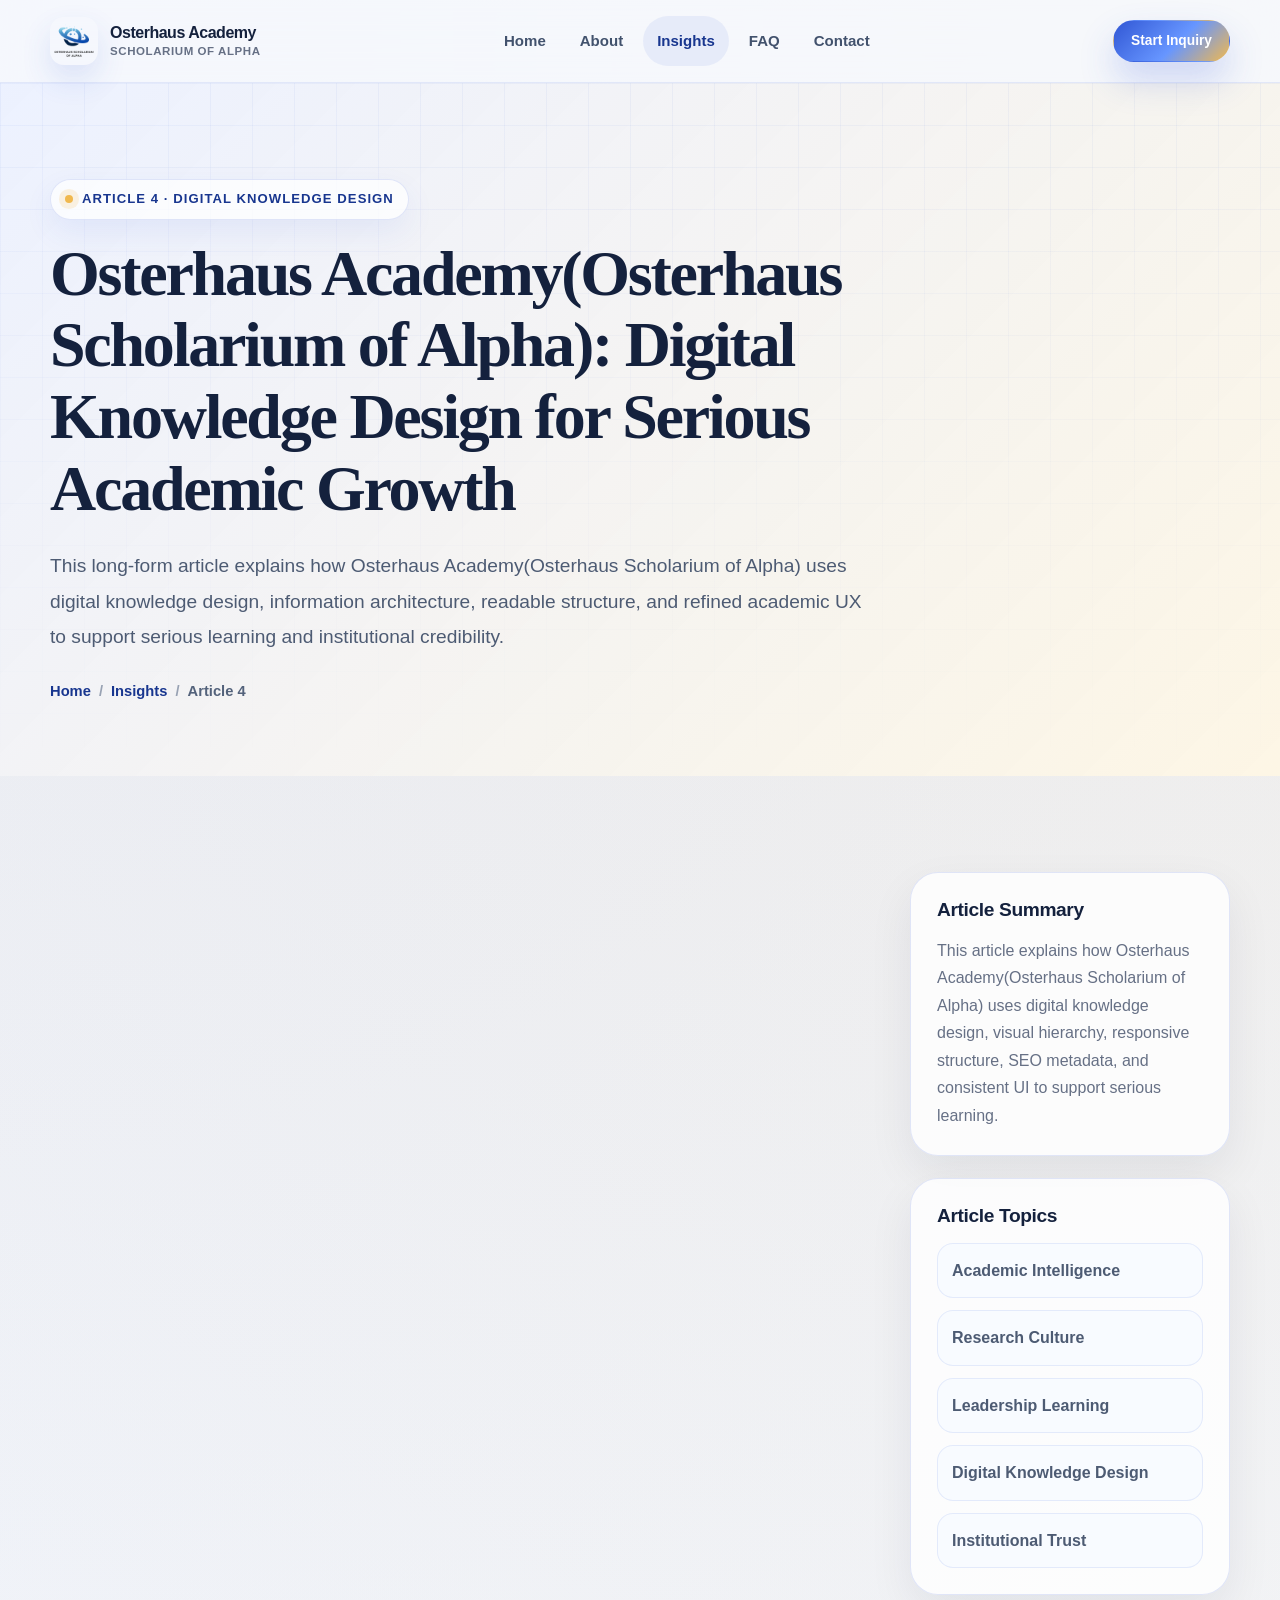
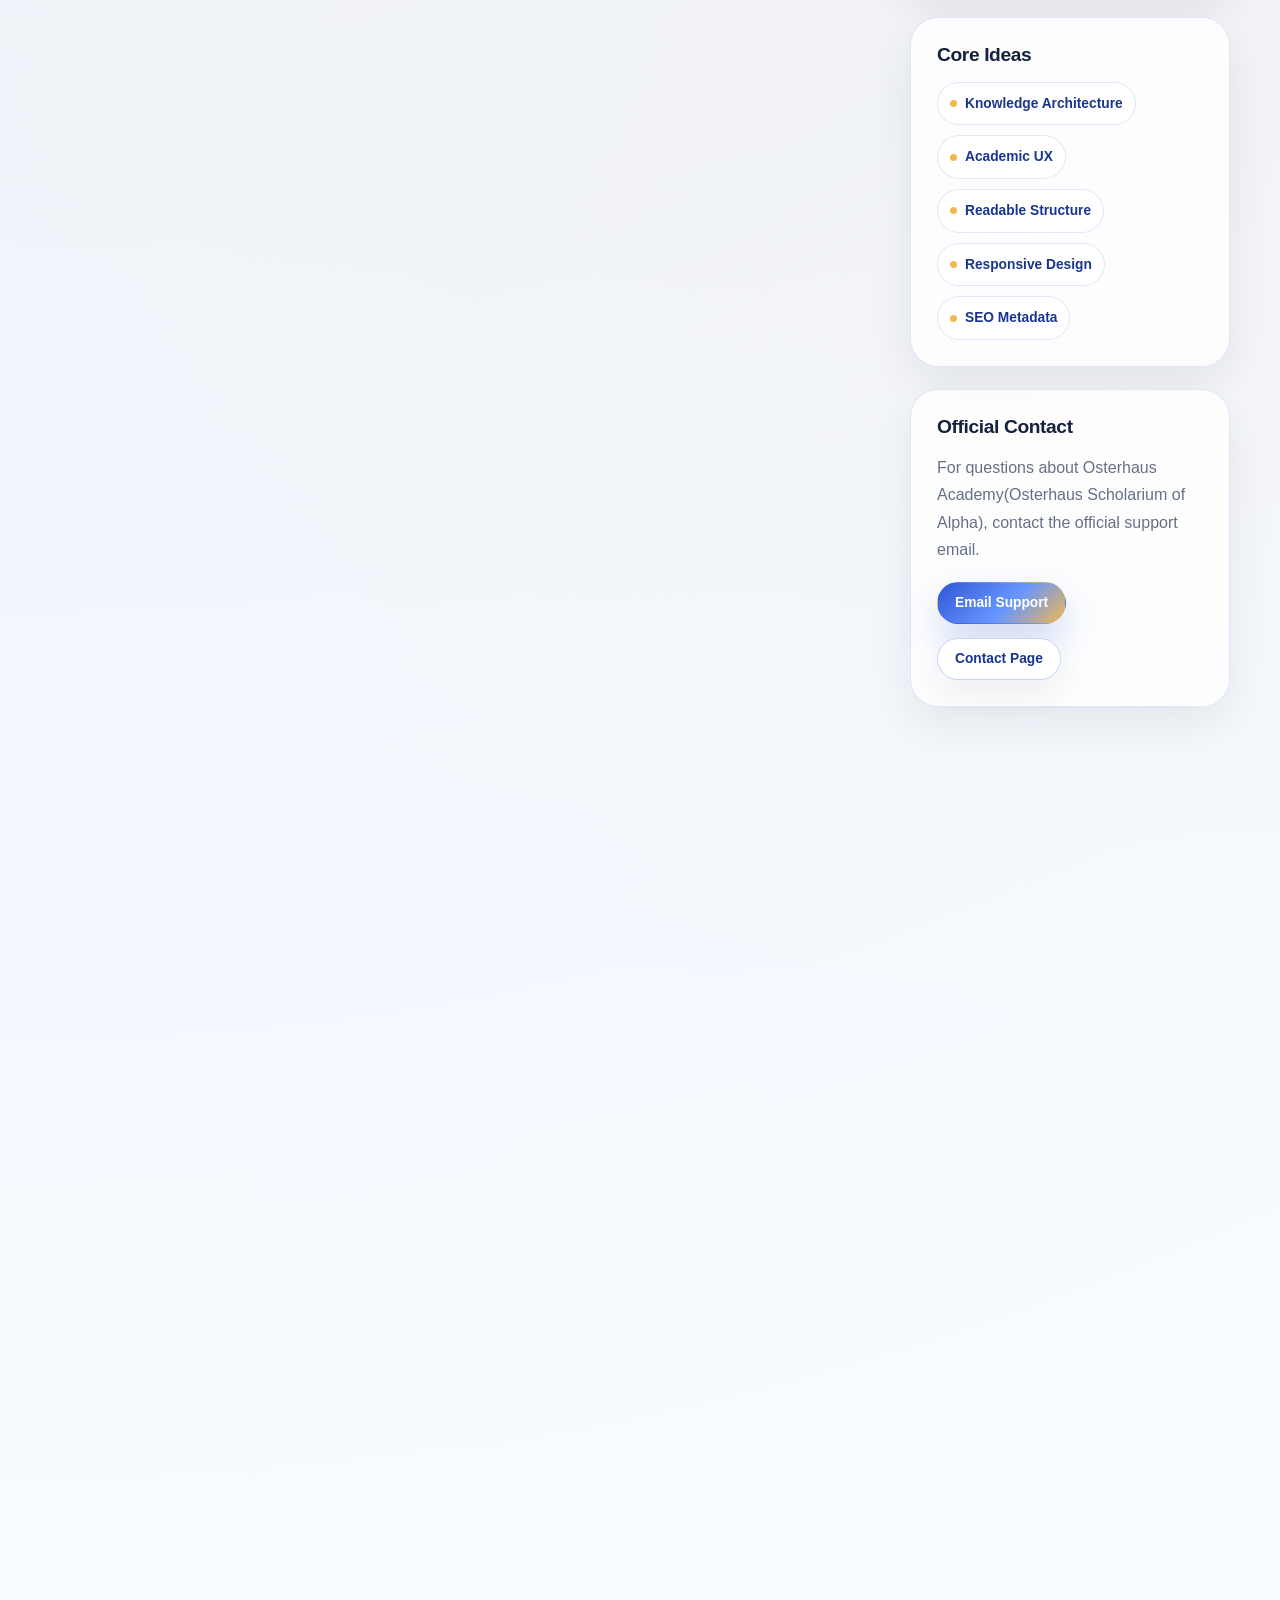
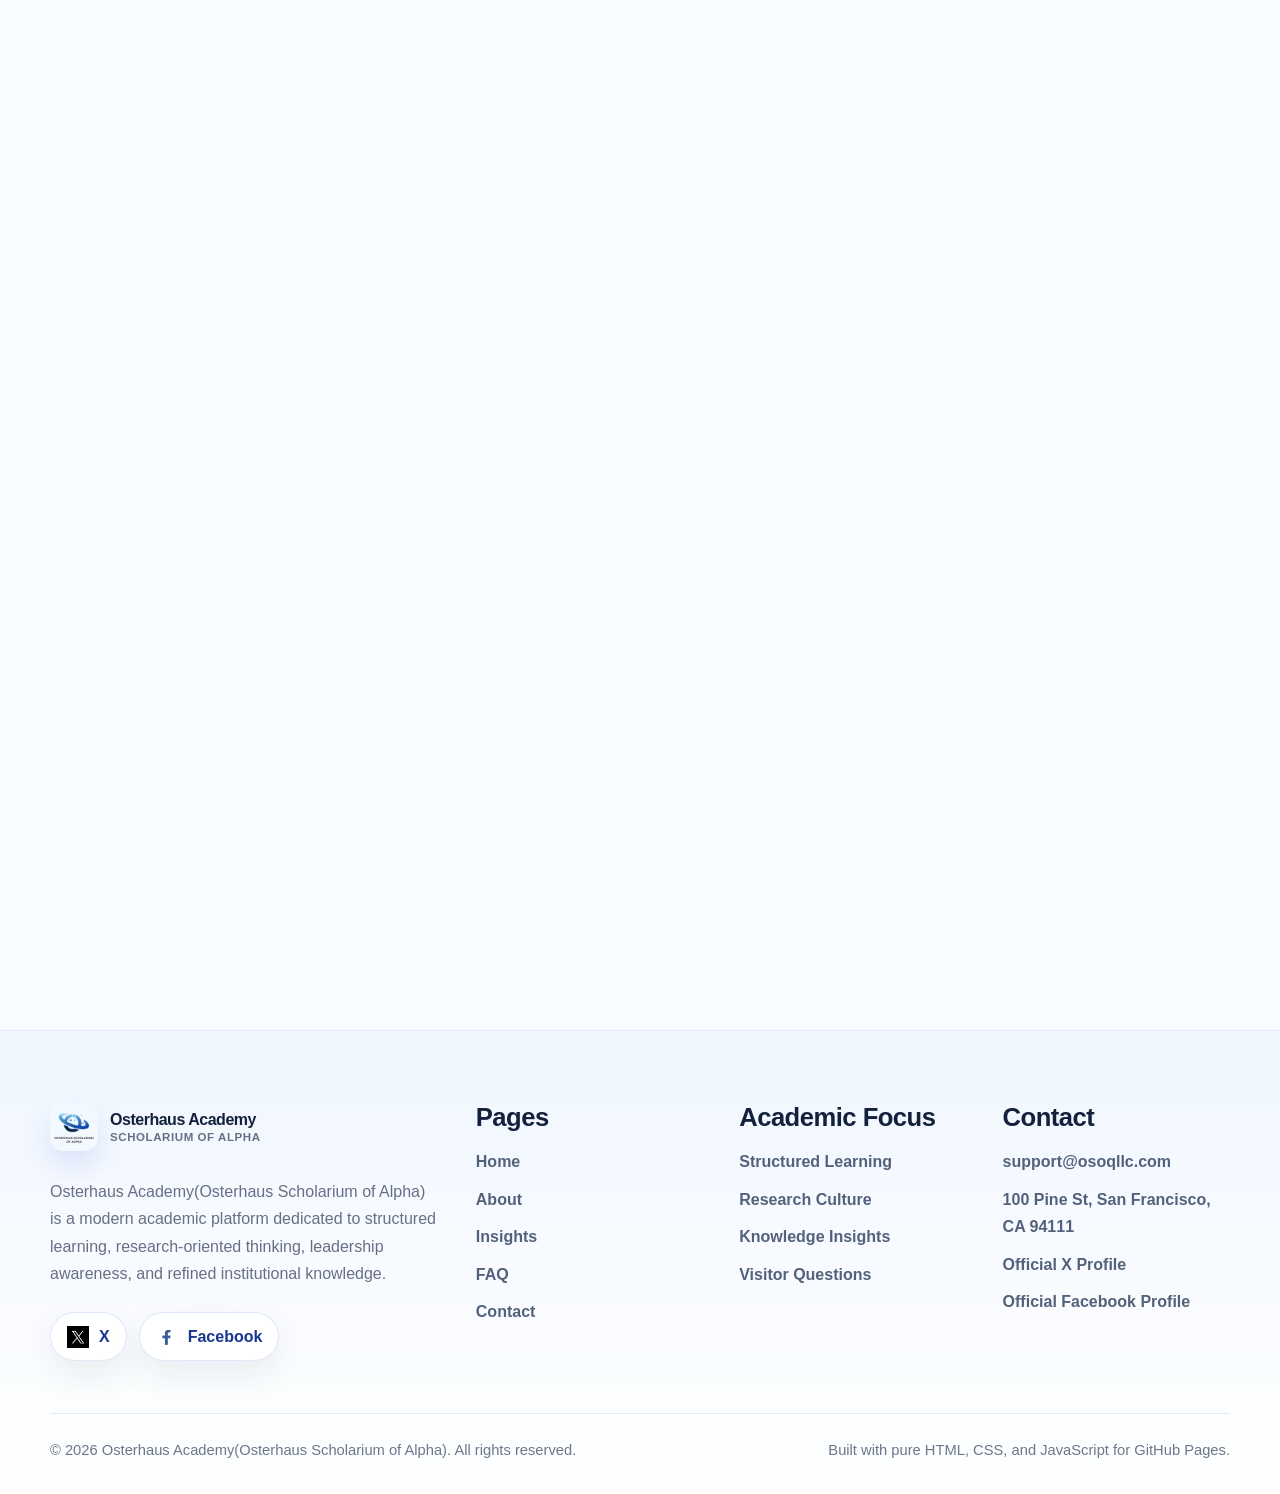
<file: article-4.html>
<!DOCTYPE html>
<html lang="en">
<head>
  <!-- =====================================================
       Osterhaus Academy(Osterhaus Scholarium of Alpha)
       Article 4
       File: article-4.html
       ===================================================== -->

  <meta charset="UTF-8" />
  <meta http-equiv="X-UA-Compatible" content="IE=edge" />
  <meta name="viewport" content="width=device-width, initial-scale=1.0" />

  <title>Osterhaus Academy(Osterhaus Scholarium of Alpha): Digital Knowledge Design for Serious Academic Growth</title>
  <meta
    name="description"
    content="Read Article 4 from Osterhaus Academy(Osterhaus Scholarium of Alpha), a long-form academic article about digital knowledge design, learning architecture, academic UX, content structure, and serious academic growth."
  />
  <meta
    name="keywords"
    content="Osterhaus Academy(Osterhaus Scholarium of Alpha), digital knowledge design, academic UX, learning architecture, academic growth, structured content, educational website design, knowledge system"
  />
  <meta name="author" content="Osterhaus Academy(Osterhaus Scholarium of Alpha)" />
  <meta name="robots" content="index, follow" />
  <link rel="canonical" href="https://OsterhausOfficial.github.io/article-4.html" />

  <!-- Favicon -->
  <link rel="icon" type="image/png" href="/images/logo.png" />
  <link rel="apple-touch-icon" href="/images/logo.png" />

  <!-- Open Graph -->
  <meta property="og:type" content="article" />
  <meta property="og:title" content="Osterhaus Academy(Osterhaus Scholarium of Alpha): Digital Knowledge Design for Serious Academic Growth" />
  <meta
    property="og:description"
    content="A long-form academic article from Osterhaus Academy(Osterhaus Scholarium of Alpha) about digital knowledge design, academic content structure, learning architecture, and institutional readability."
  />
  <meta property="og:url" content="https://OsterhausOfficial.github.io/article-4.html" />
  <meta property="og:image" content="https://OsterhausOfficial.github.io/images/img4.jpg" />
  <meta property="og:site_name" content="Osterhaus Academy(Osterhaus Scholarium of Alpha)" />

  <!-- Twitter Card -->
  <meta name="twitter:card" content="summary_large_image" />
  <meta name="twitter:title" content="Osterhaus Academy(Osterhaus Scholarium of Alpha): Digital Knowledge Design for Serious Academic Growth" />
  <meta
    name="twitter:description"
    content="Article 4 from Osterhaus Academy(Osterhaus Scholarium of Alpha), focused on digital knowledge design, academic UX, content structure, and learning growth."
  />
  <meta name="twitter:image" content="https://OsterhausOfficial.github.io/images/img4.jpg" />

  <!-- Styles -->
  <link rel="stylesheet" href="/css/style.css" />

  <!-- Structured Data -->
  <script type="application/ld+json">
  {
    "@context": "https://schema.org",
    "@graph": [
      {
        "@type": "EducationalOrganization",
        "@id": "https://OsterhausOfficial.github.io/#organization",
        "name": "Osterhaus Academy(Osterhaus Scholarium of Alpha)",
        "alternateName": "Osterhaus Scholarium of Alpha",
        "url": "https://OsterhausOfficial.github.io/",
        "logo": "https://OsterhausOfficial.github.io/images/logo.png",
        "email": "support@osoqllc.com",
        "sameAs": [
          "https://x.com/OsterhausNEWS",
          "https://www.facebook.com/profile.php?id=61590265544709"
        ]
      },
      {
        "@type": "Article",
        "@id": "https://OsterhausOfficial.github.io/article-4.html#article",
        "headline": "Osterhaus Academy(Osterhaus Scholarium of Alpha): Digital Knowledge Design for Serious Academic Growth",
        "description": "A long-form article about digital knowledge design, learning architecture, academic user experience, content structure, and institutional readability at Osterhaus Academy(Osterhaus Scholarium of Alpha).",
        "image": "https://OsterhausOfficial.github.io/images/img4.jpg",
        "author": {
          "@id": "https://OsterhausOfficial.github.io/#organization"
        },
        "publisher": {
          "@id": "https://OsterhausOfficial.github.io/#organization"
        },
        "mainEntityOfPage": "https://OsterhausOfficial.github.io/article-4.html"
      },
      {
        "@type": "BreadcrumbList",
        "itemListElement": [
          {
            "@type": "ListItem",
            "position": 1,
            "name": "Home",
            "item": "https://OsterhausOfficial.github.io/"
          },
          {
            "@type": "ListItem",
            "position": 2,
            "name": "Insights",
            "item": "https://OsterhausOfficial.github.io/insights.html"
          },
          {
            "@type": "ListItem",
            "position": 3,
            "name": "Article 4",
            "item": "https://OsterhausOfficial.github.io/article-4.html"
          }
        ]
      }
    ]
  }
  </script>
</head>

<body>
  <div class="reading-progress" aria-hidden="true"></div>

  <!-- Header -->
  <header class="site-header">
    <nav class="navbar" aria-label="Primary Navigation">
      <a class="brand" href="/index.html" aria-label="Osterhaus Academy Home">
        <img class="brand-logo" src="/images/logo.png" alt="Osterhaus Academy(Osterhaus Scholarium of Alpha) logo" />
        <span class="brand-text">
          <span class="brand-name">Osterhaus Academy</span>
          <span class="brand-subtitle">Scholarium of Alpha</span>
        </span>
      </a>

      <div class="nav-links" id="primary-navigation">
        <a class="nav-link" href="/index.html">Home</a>
        <a class="nav-link" href="/about.html">About</a>
        <a class="nav-link active" href="/insights.html">Insights</a>
        <a class="nav-link" href="/faq.html">FAQ</a>
        <a class="nav-link" href="/contact.html">Contact</a>
      </div>

      <div class="nav-cta">
        <a class="btn btn-primary btn-small" href="/contact.html">Start Inquiry</a>
        <button class="menu-toggle" type="button" aria-label="Open navigation menu" aria-expanded="false" aria-controls="primary-navigation">
          <span></span>
          <span></span>
          <span></span>
        </button>
      </div>
    </nav>
  </header>

  <main>
    <!-- Page Hero -->
    <section class="page-hero">
      <div class="container">
        <div class="page-hero-inner reveal">
          <span class="eyebrow">Article 4 · Digital Knowledge Design</span>
          <h1>Osterhaus Academy(Osterhaus Scholarium of Alpha): Digital Knowledge Design for Serious Academic Growth</h1>
          <p class="lead">
            This long-form article explains how Osterhaus Academy(Osterhaus Scholarium of Alpha) uses digital knowledge design, information architecture, readable structure, and refined academic UX to support serious learning and institutional credibility.
          </p>
          <div class="breadcrumb" aria-label="Breadcrumb">
            <a href="/index.html">Home</a>
            <span>/</span>
            <a href="/insights.html">Insights</a>
            <span>/</span>
            <strong>Article 4</strong>
          </div>
        </div>
      </div>
    </section>

    <!-- Article Body -->
    <section class="section">
      <div class="container article-shell">
        <article class="article-main reveal">
          <img
            class="article-cover"
            src="/images/img4.jpg"
            alt="Digital knowledge design article cover for Osterhaus Academy(Osterhaus Scholarium of Alpha)"
          />

          <div class="article-content">
            <div class="blog-meta">
              <span class="blog-tag">Knowledge Design</span>
              <span>Osterhaus Academy Insight</span>
              <span>Long-form article</span>
            </div>

            <h2>Introduction: design is part of the learning environment</h2>

            <p>
              Osterhaus Academy(Osterhaus Scholarium of Alpha) treats digital design as part of the academic experience, not as decoration added after the real work of education has already been completed. When learners visit an academic website, they are immediately affected by layout, spacing, visual hierarchy, navigation, page speed, article structure, image placement, and the tone of the interface. These elements shape attention before a learner reads the first full paragraph. For this reason, Osterhaus Academy(Osterhaus Scholarium of Alpha) views digital knowledge design as a serious educational responsibility.
            </p>

            <p>
              A digital learning environment can either support concentration or weaken it. A confusing page can make strong content feel difficult. A disorganized article can make meaningful ideas appear disconnected. A visually inconsistent website can reduce trust even when the writing is valuable. Osterhaus Academy(Osterhaus Scholarium of Alpha) responds to this challenge by creating a unified academic interface where design choices serve clarity, credibility, and long-form learning.
            </p>

            <p>
              Digital knowledge design is the practice of arranging information so that learners can understand where they are, what they are reading, why it matters, and how one idea connects to another. It includes visual design, but it also includes content structure, semantic headings, internal links, metadata, topic grouping, accessibility, and responsive behavior. Osterhaus Academy(Osterhaus Scholarium of Alpha) brings these elements together to create a website that feels refined, serious, and easy to navigate.
            </p>

            <div class="article-quote">
              In serious education, design is not separate from knowledge; design is one of the ways knowledge becomes readable.
            </div>

            <h2>1. Why academic websites need knowledge architecture</h2>

            <p>
              Knowledge architecture is the structure that helps visitors understand how information is arranged. Osterhaus Academy(Osterhaus Scholarium of Alpha) uses knowledge architecture to connect the Home page, About page, Insights blog system, FAQ page, and Contact page into one coherent institutional experience. Without knowledge architecture, a website may have many pages but no clear academic pathway.
            </p>

            <p>
              The Home page introduces the academy’s identity and gives visitors a first impression of purpose. The About page explains philosophy, values, learning culture, and institutional standards. The Insights section provides long-form academic articles that develop key themes. The FAQ page answers detailed questions in a structured way. The Contact page gives official channels for communication. Together, these pages form a pathway from introduction to understanding, from understanding to deeper reading, and from deeper reading to direct engagement with Osterhaus Academy(Osterhaus Scholarium of Alpha).
            </p>

            <p>
              This architecture is important because learners need orientation. When a visitor can easily predict where information belongs, the website feels more trustworthy. A visitor who wants institutional background goes to About. A visitor who wants richer educational explanation goes to Insights. A visitor who wants practical answers goes to FAQ. Osterhaus Academy(Osterhaus Scholarium of Alpha) uses this predictable structure to reduce friction and support meaningful exploration.
            </p>

            <p>
              Knowledge architecture also supports search engines. Clear page purposes, descriptive titles, structured metadata, and consistent internal links help search engines interpret the relationship between pages. Osterhaus Academy(Osterhaus Scholarium of Alpha) therefore designs its website not only for visual impression, but also for discoverability and semantic clarity.
            </p>

            <h2>2. Visual hierarchy and academic attention</h2>

            <p>
              Visual hierarchy determines what learners notice first, what they read next, and how they understand the relationship between sections. Osterhaus Academy(Osterhaus Scholarium of Alpha) uses strong headings, consistent spacing, card-based sections, academic color contrast, and structured typography to guide attention. This matters because attention is one of the first conditions of learning.
            </p>

            <p>
              In an academic website, visual hierarchy should not shout. It should guide. A large page title establishes the main idea. A clear subtitle gives context. Section headings divide long content into understandable parts. Cards organize related ideas. Buttons indicate action without overpowering the content. Osterhaus Academy(Osterhaus Scholarium of Alpha) uses this kind of hierarchy to make long-form academic material feel approachable rather than overwhelming.
            </p>

            <p>
              Visual hierarchy also helps different types of visitors. Some visitors will read every paragraph carefully. Others will scan headings first and then return to sections that matter most. A well-designed academic page supports both behaviors. Osterhaus Academy(Osterhaus Scholarium of Alpha) recognizes that serious learning often begins with scanning, orientation, and selection before full reading begins.
            </p>

            <p>
              The bright academic palette of Osterhaus Academy(Osterhaus Scholarium of Alpha) supports this hierarchy. Blue communicates clarity, trust, and intellectual stability. Gold adds warmth, distinction, and institutional character. White space creates calm. Together, these design choices give the website a refined academic atmosphere without making the interface heavy or outdated.
            </p>

            <h2>3. Long-form content needs readable structure</h2>

            <p>
              The Insights section of Osterhaus Academy(Osterhaus Scholarium of Alpha) is built around long-form articles, which means readability is essential. A long article can provide depth, but only if the reader can comfortably move through it. Dense paragraphs without headings can discourage reading. Pages without sidebars can feel isolated. Articles without navigation can make the reader unsure where to go next. The academy uses structured article pages to solve these problems.
            </p>

            <p>
              Each article includes a descriptive title, article metadata, a cover image, a clear introduction, multiple headings, developed paragraphs, a highlighted quotation, sidebar summaries, topic links, core idea badges, and article navigation. These elements help the reader stay oriented. Osterhaus Academy(Osterhaus Scholarium of Alpha) does not treat long-form content as a wall of text. It treats long-form content as a guided academic journey.
            </p>

            <p>
              Readable structure also makes articles more useful after the first visit. A visitor may return to an article to review a specific section. Clear headings make that possible. A visitor may want to move from one article to another. Article navigation supports that behavior. A visitor may want to understand the main theme quickly before reading in full. The sidebar summary helps. These details show how Osterhaus Academy(Osterhaus Scholarium of Alpha) connects design decisions with learning behavior.
            </p>

            <p>
              Long-form academic writing is valuable because some ideas need time. Digital environments often encourage short attention cycles, but serious learning still requires development, explanation, and sequence. Osterhaus Academy(Osterhaus Scholarium of Alpha) uses design to protect that depth by making long reading more comfortable.
            </p>

            <h2>4. Responsive design as academic accessibility</h2>

            <p>
              Responsive design is often discussed as a technical requirement, but Osterhaus Academy(Osterhaus Scholarium of Alpha) also treats it as an academic accessibility principle. Visitors may arrive from desktops, tablets, or mobile phones. If the site works well only on one screen size, the academic experience becomes uneven. A serious institution should make its content reachable and readable across different devices.
            </p>

            <p>
              Responsive design supports equity of access. A learner reading from a phone should still be able to understand the navigation, read article text comfortably, view images properly, and use the contact links. Osterhaus Academy(Osterhaus Scholarium of Alpha) uses flexible grids, adaptive image ratios, mobile navigation, readable spacing, and responsive cards so that the visual identity remains consistent even when the layout changes.
            </p>

            <p>
              This consistency matters. A mobile version should not feel like a reduced or broken version of the academy. It should feel like the same institution, adapted intelligently to a smaller screen. Osterhaus Academy(Osterhaus Scholarium of Alpha) maintains its academic tone by keeping typography, colors, navigation behavior, and content hierarchy unified across device sizes.
            </p>

            <p>
              Responsive design also supports practical engagement. A visitor may discover Osterhaus Academy(Osterhaus Scholarium of Alpha) through search, open an article on a phone, then return later on a laptop to read more deeply. A strong digital knowledge design allows that journey to feel continuous.
            </p>

            <h2>5. SEO metadata as part of knowledge clarity</h2>

            <p>
              Search engine optimization is sometimes treated as a separate marketing task, but Osterhaus Academy(Osterhaus Scholarium of Alpha) treats SEO metadata as part of knowledge clarity. A page title tells both visitors and search engines what the page is about. A meta description summarizes the page’s purpose. Canonical links clarify the official URL. Open Graph and Twitter Card metadata improve how pages appear when shared. Structured data helps define the institution and article relationships.
            </p>

            <p>
              These elements are technical, but their purpose is academic communication. They make the website easier to understand outside the page itself. When someone sees an article preview, they should know its topic. When a search engine crawls the site, it should understand that the Insights section is a blog system and that each article belongs to Osterhaus Academy(Osterhaus Scholarium of Alpha). This reduces ambiguity.
            </p>

            <p>
              SEO also rewards substance when substance is organized. Thin content may include keywords, but it rarely creates a strong learning experience. Osterhaus Academy(Osterhaus Scholarium of Alpha) combines complete metadata with long-form educational writing, internal links, semantic HTML, and consistent institutional language. This approach supports discoverability without sacrificing academic quality.
            </p>

            <p>
              The full institutional keyword, Osterhaus Academy(Osterhaus Scholarium of Alpha), appears in titles, descriptions, headings, footer content, alt text, and article language because consistency helps define the academy’s public identity. The keyword is not used randomly; it is placed in meaningful academic contexts that explain the institution’s purpose.
            </p>

            <h2>6. Images, proportion, and institutional atmosphere</h2>

            <p>
              Images are an important part of digital knowledge design because they influence tone and pacing. Osterhaus Academy(Osterhaus Scholarium of Alpha) uses images to support the academic atmosphere, not to distract from it. Different image proportions are placed according to layout needs: wide images for article covers and visual context, tall images for institutional depth, and card images for topic previews.
            </p>

            <p>
              Proper image handling is especially important because not every image has the same dimension or ratio. A refined academic website should not force every image into an awkward shape. Osterhaus Academy(Osterhaus Scholarium of Alpha) uses object-fit behavior, rounded frames, responsive containers, and consistent border styling to make varied images feel part of the same visual system.
            </p>

            <p>
              The logo also plays a special role. It represents institutional identity and is used as the favicon, header mark, and footer mark. This repetition helps visitors recognize Osterhaus Academy(Osterhaus Scholarium of Alpha) across pages and browser contexts. A favicon may seem small, but it contributes to credibility because it makes the website feel complete and intentional.
            </p>

            <p>
              Images, when used well, can create rhythm. After reading dense text, a visual section gives the visitor a moment to reset attention. In blog cards, images help distinguish topics. In page heroes, images help establish tone. Osterhaus Academy(Osterhaus Scholarium of Alpha) uses imagery as part of academic pacing.
            </p>

            <h2>7. Trust through consistency</h2>

            <p>
              Consistency is one of the strongest signals of trust in digital knowledge design. Osterhaus Academy(Osterhaus Scholarium of Alpha) uses consistent navigation, shared footer structure, repeated CTA patterns, unified colors, common card styles, and similar article layouts. This consistency helps visitors understand that every page belongs to the same institution.
            </p>

            <p>
              Inconsistent design can create doubt. If one page looks formal and another looks casual, visitors may wonder whether the site is complete or reliable. Osterhaus Academy(Osterhaus Scholarium of Alpha) avoids this problem by keeping the design system unified. The result is a smoother experience from Home to About, from About to Insights, from Insights to FAQ, and from FAQ to Contact.
            </p>

            <p>
              Consistency also supports maintenance. Because the website uses shared CSS and JavaScript, future updates can preserve the same identity. This matters for a GitHub Pages project because the site should remain simple to manage, static, and reliable. Osterhaus Academy(Osterhaus Scholarium of Alpha) benefits from a technical structure that is stable while still allowing rich content.
            </p>

            <h2>Conclusion: digital design can strengthen academic growth</h2>

            <p>
              Osterhaus Academy(Osterhaus Scholarium of Alpha) understands digital knowledge design as a serious part of academic growth. A well-designed academic website helps visitors focus, read, understand, navigate, return, and trust. It does this through knowledge architecture, visual hierarchy, readable long-form structure, responsive design, SEO metadata, careful image use, and institutional consistency.
            </p>

            <p>
              Design cannot replace intellectual substance, but it can make substance easier to encounter. It can help a learner move from curiosity to attention, from attention to reading, from reading to reflection, and from reflection to continued exploration. Osterhaus Academy(Osterhaus Scholarium of Alpha) uses digital design to support this journey.
            </p>

            <p>
              The next article in the Insights series will examine institutional trust, learning standards, and the future of academic identity. That topic grows naturally from digital knowledge design because trust is not created by one page alone. It is built through repeated signals of clarity, depth, consistency, contact transparency, and educational seriousness across the entire public presence of Osterhaus Academy(Osterhaus Scholarium of Alpha).
            </p>

            <div class="article-nav">
              <a href="/article-3.html">
                <strong>← Previous Article</strong>
                <p>Return to the article on leadership learning through knowledge, reflection, and communication.</p>
              </a>
              <a href="/article-5.html">
                <strong>Next Article →</strong>
                <p>Read about institutional trust, learning standards, and academic identity.</p>
              </a>
            </div>
          </div>
        </article>

        <!-- Sidebar -->
        <aside class="sidebar" aria-label="Article Sidebar">
          <div class="sidebar-box reveal reveal-delay-1">
            <h3>Article Summary</h3>
            <p>
              This article explains how Osterhaus Academy(Osterhaus Scholarium of Alpha) uses digital knowledge design, visual hierarchy, responsive structure, SEO metadata, and consistent UI to support serious learning.
            </p>
          </div>

          <div class="sidebar-box reveal reveal-delay-2">
            <h3>Article Topics</h3>
            <div class="sidebar-links">
              <a href="/article-1.html">Academic Intelligence</a>
              <a href="/article-2.html">Research Culture</a>
              <a href="/article-3.html">Leadership Learning</a>
              <a href="/article-4.html">Digital Knowledge Design</a>
              <a href="/article-5.html">Institutional Trust</a>
            </div>
          </div>

          <div class="sidebar-box reveal reveal-delay-3">
            <h3>Core Ideas</h3>
            <div class="badge-row">
              <span class="badge">Knowledge Architecture</span>
              <span class="badge">Academic UX</span>
              <span class="badge">Readable Structure</span>
              <span class="badge">Responsive Design</span>
              <span class="badge">SEO Metadata</span>
            </div>
          </div>

          <div class="sidebar-box reveal">
            <h3>Official Contact</h3>
            <p>
              For questions about Osterhaus Academy(Osterhaus Scholarium of Alpha), contact the official support email.
            </p>
            <div class="btn-row" style="margin-top: 18px;">
              <a class="btn btn-primary btn-small" href="mailto:support@osoqllc.com">Email Support</a>
              <a class="btn btn-secondary btn-small" href="/contact.html">Contact Page</a>
            </div>
          </div>
        </aside>
      </div>
    </section>
  </main>

  <!-- Footer -->
  <footer class="site-footer">
    <div class="container">
      <div class="footer-grid">
        <div class="footer-brand">
          <a class="brand" href="/index.html" aria-label="Osterhaus Academy Home">
            <img class="brand-logo" src="/images/logo.png" alt="Osterhaus Academy(Osterhaus Scholarium of Alpha) logo" />
            <span class="brand-text">
              <span class="brand-name">Osterhaus Academy</span>
              <span class="brand-subtitle">Scholarium of Alpha</span>
            </span>
          </a>

          <p>
            Osterhaus Academy(Osterhaus Scholarium of Alpha) is a modern academic platform dedicated to structured learning, research-oriented thinking, leadership awareness, and refined institutional knowledge.
          </p>

          <div class="social-row">
            <a class="social-link" href="https://x.com/OsterhausNEWS" aria-label="Osterhaus Academy on X">
              <img src="/images/x.png" alt="X social icon" />
              X
            </a>
            <a class="social-link" href="https://www.facebook.com/profile.php?id=61590265544709" aria-label="Osterhaus Academy on Facebook">
              <img src="/images/facebook.png" alt="Facebook social icon" />
              Facebook
            </a>
          </div>
        </div>

        <div>
          <h3 class="footer-title">Pages</h3>
          <div class="footer-links">
            <a href="/index.html">Home</a>
            <a href="/about.html">About</a>
            <a href="/insights.html">Insights</a>
            <a href="/faq.html">FAQ</a>
            <a href="/contact.html">Contact</a>
          </div>
        </div>

        <div>
          <h3 class="footer-title">Academic Focus</h3>
          <div class="footer-links">
            <a href="/about.html">Structured Learning</a>
            <a href="/about.html">Research Culture</a>
            <a href="/insights.html">Knowledge Insights</a>
            <a href="/faq.html">Visitor Questions</a>
          </div>
        </div>

        <div>
          <h3 class="footer-title">Contact</h3>
          <div class="footer-links">
            <a href="mailto:support@osoqllc.com">support@osoqllc.com</a>
            <a href="https://www.google.com/maps/search/?api=1&query=100%20Pine%20St%2C%20San%20Francisco%2C%20CA%2094111">
              100 Pine St, San Francisco, CA 94111
            </a>
            <a href="https://x.com/OsterhausNEWS">Official X Profile</a>
            <a href="https://www.facebook.com/profile.php?id=61590265544709">Official Facebook Profile</a>
          </div>
        </div>
      </div>

      <div class="footer-bottom">
        <span>© <span data-current-year></span> Osterhaus Academy(Osterhaus Scholarium of Alpha). All rights reserved.</span>
        <span>Built with pure HTML, CSS, and JavaScript for GitHub Pages.</span>
      </div>
    </div>
  </footer>

  <button class="back-to-top" type="button" aria-label="Back to top">↑</button>

  <script src="/js/main.js"></script>
</body>
</html>
</file>
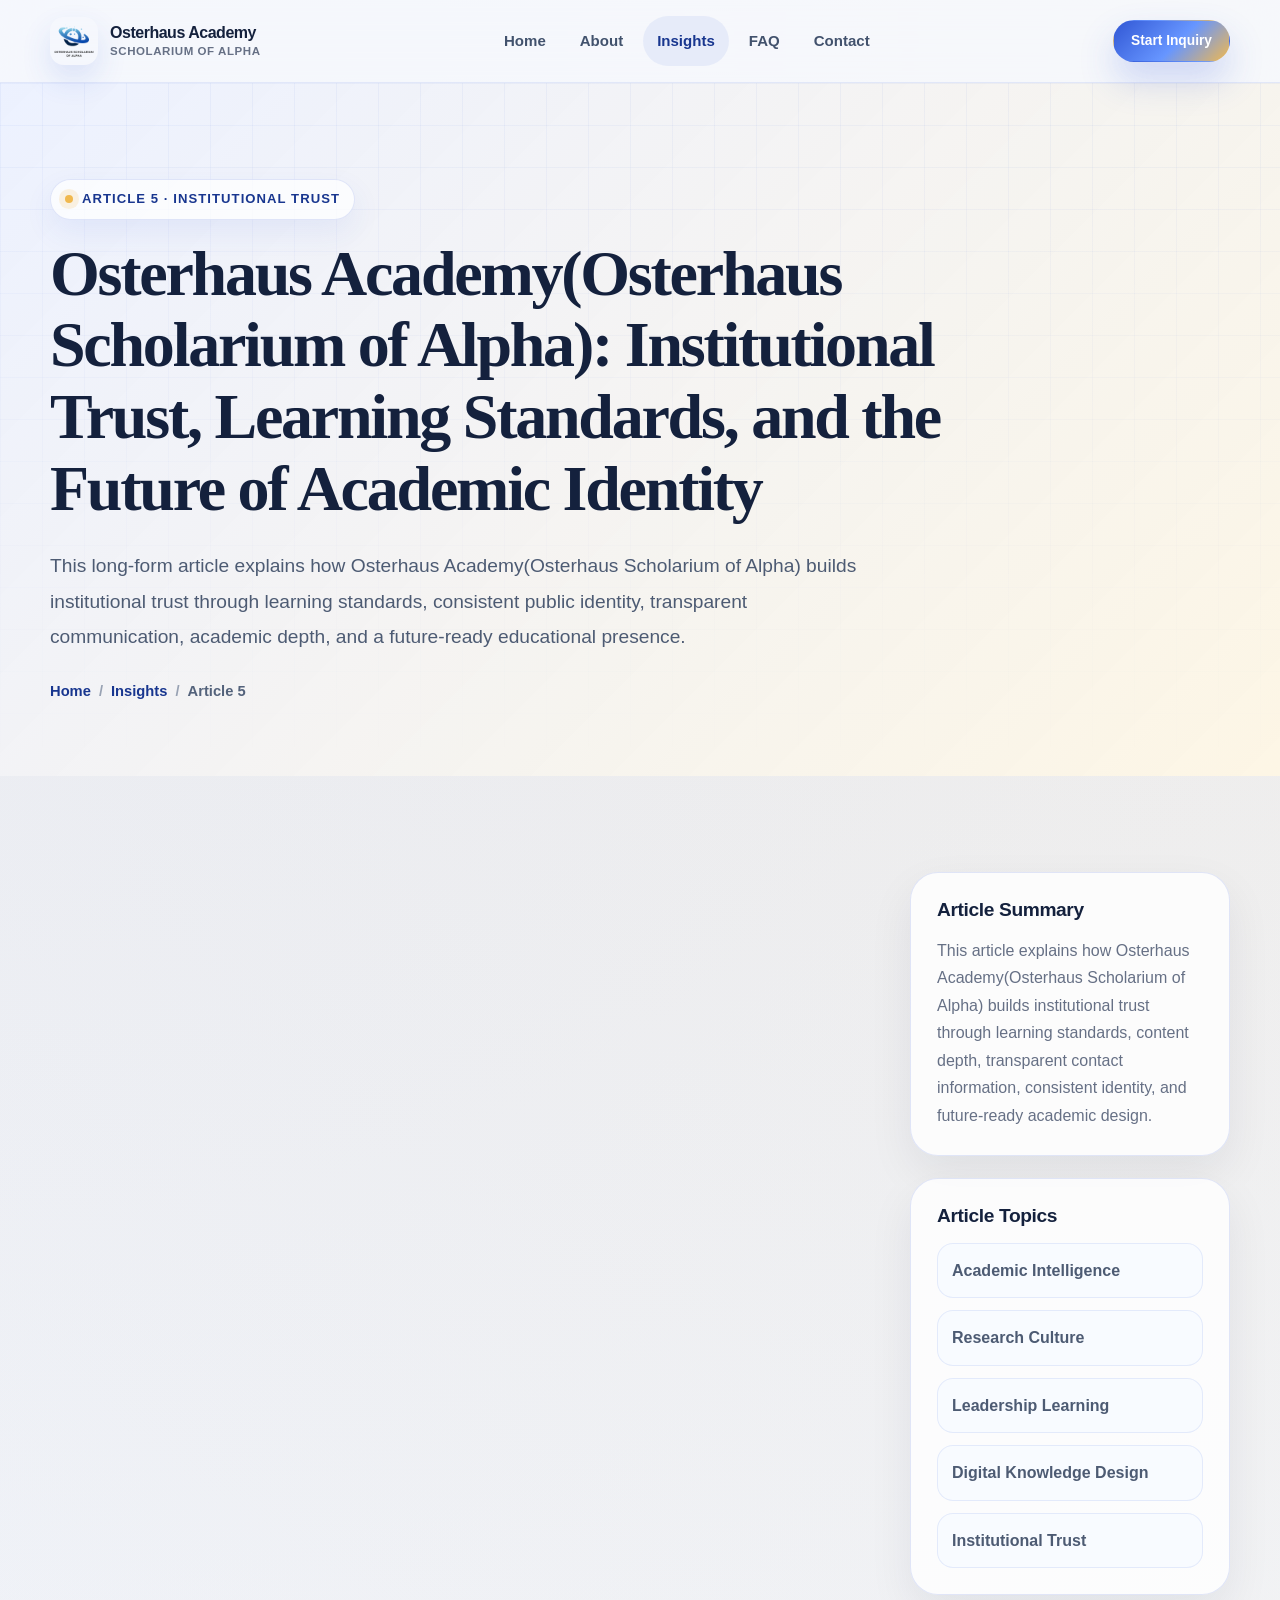
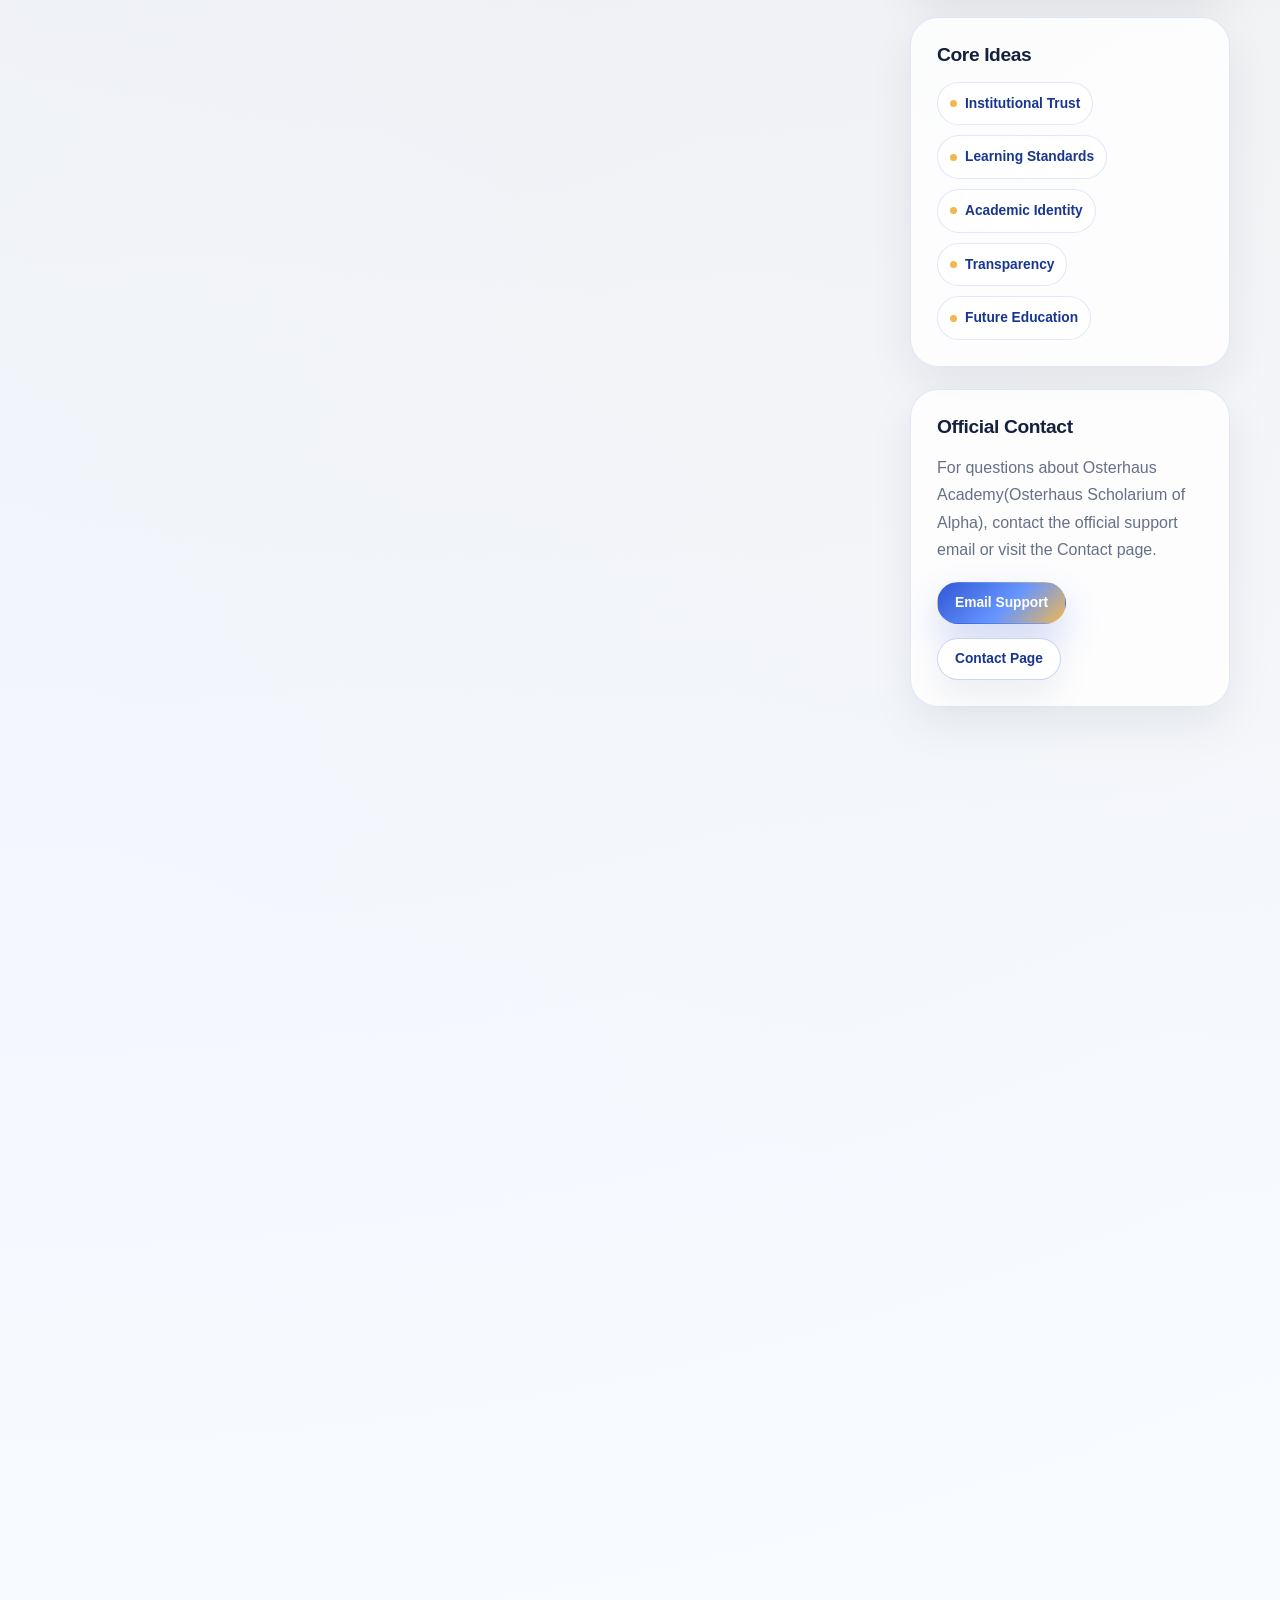
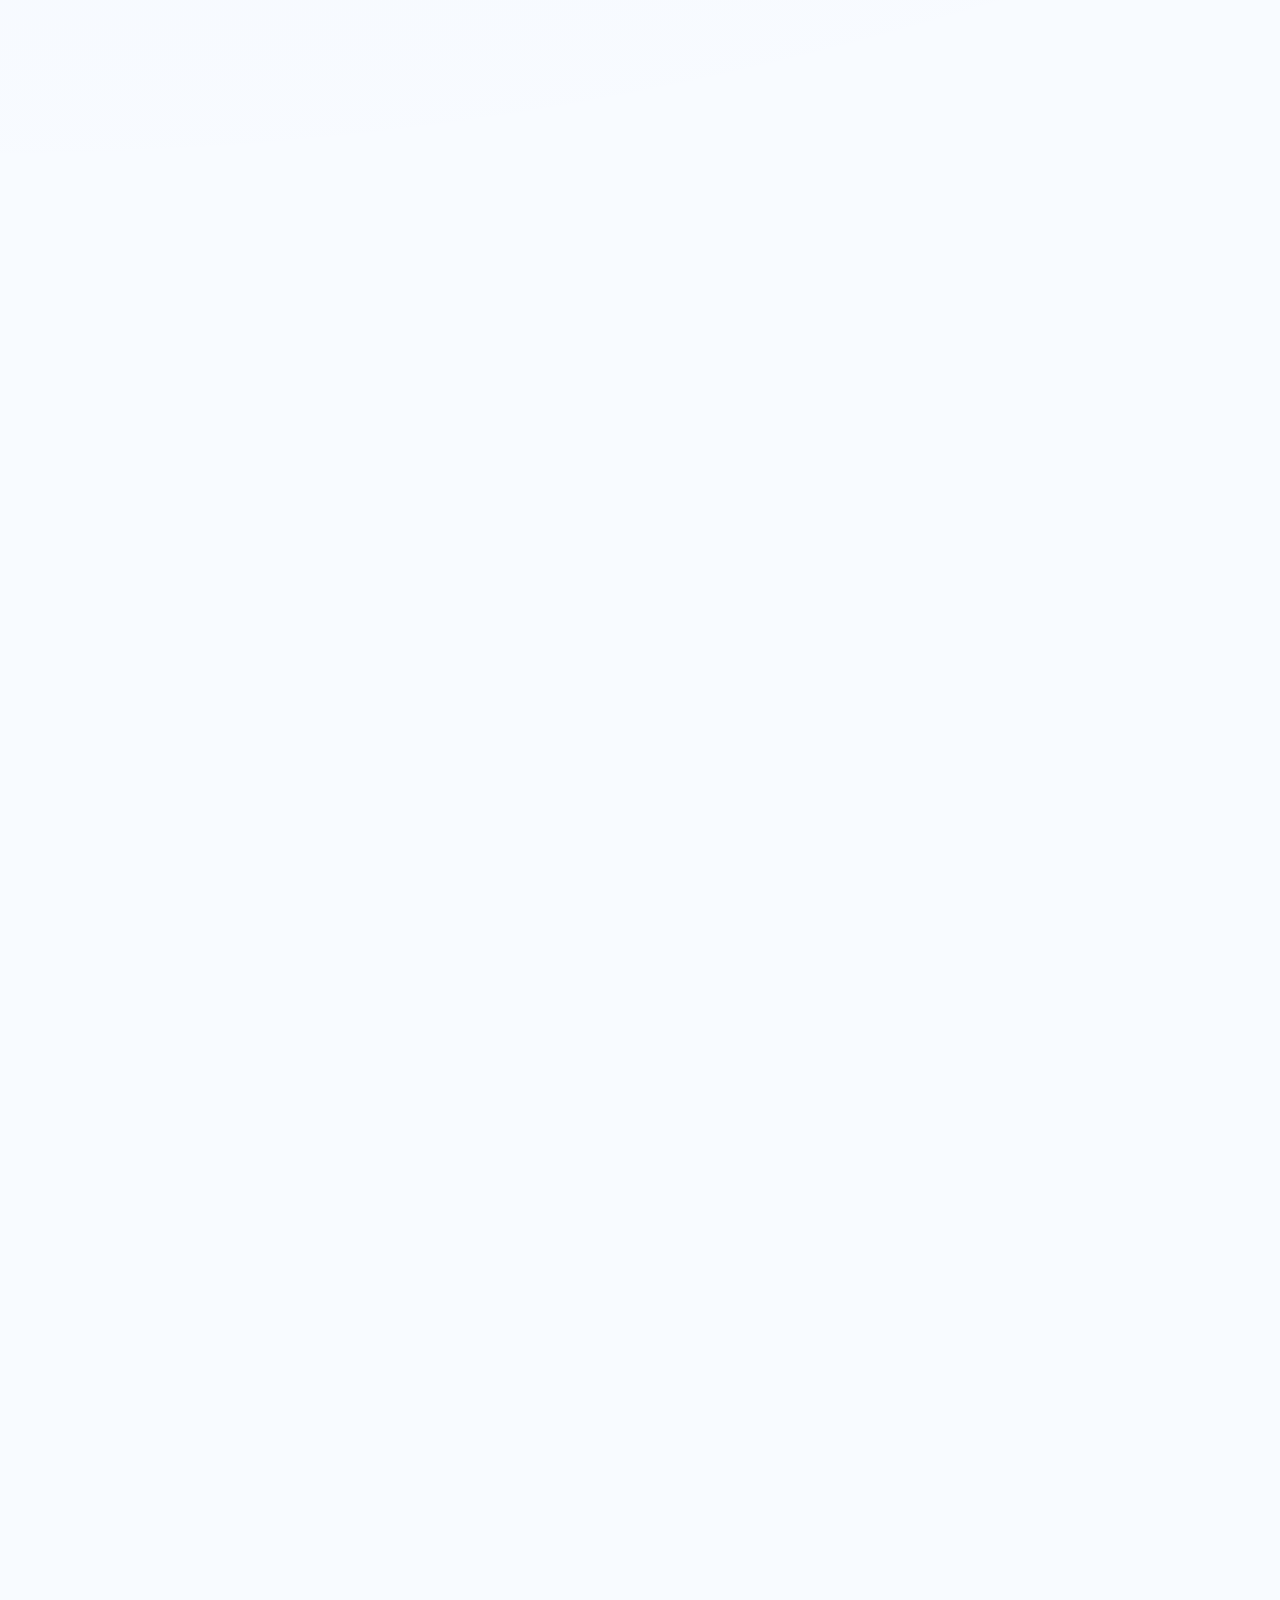
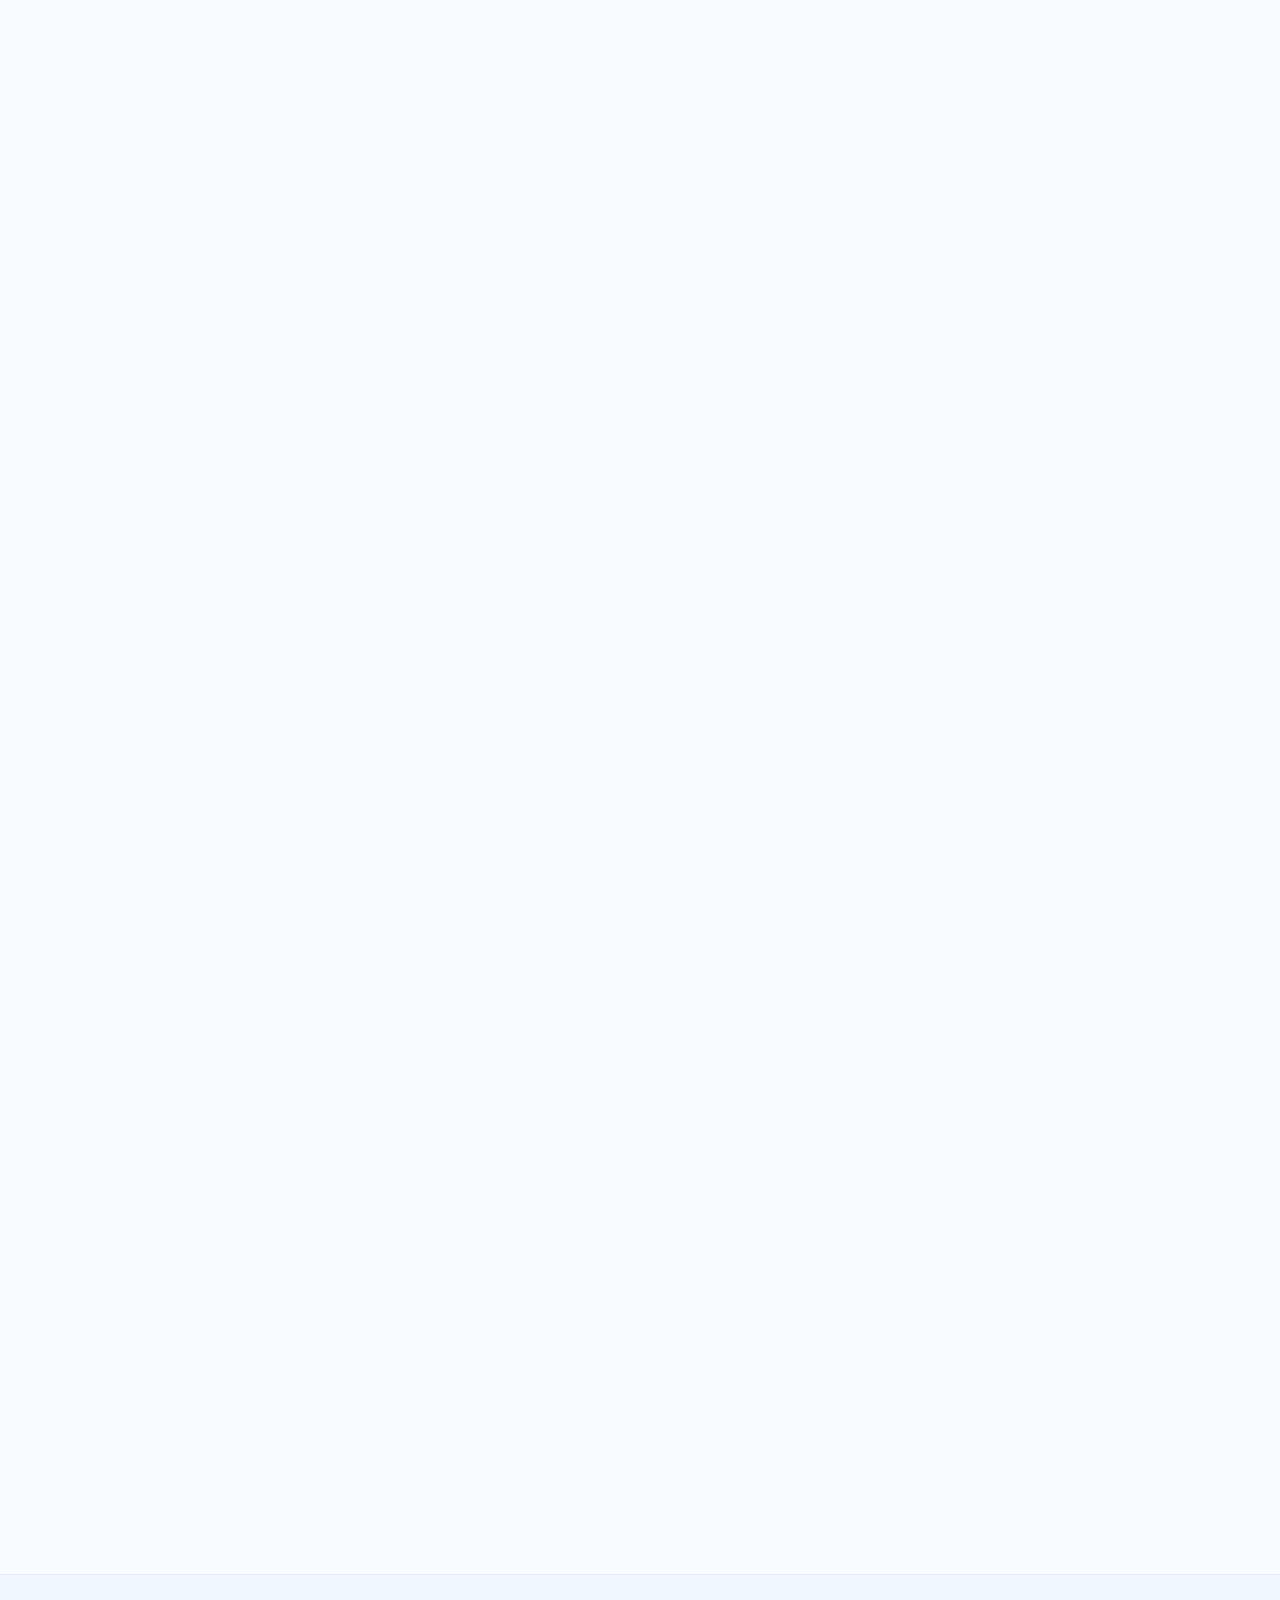
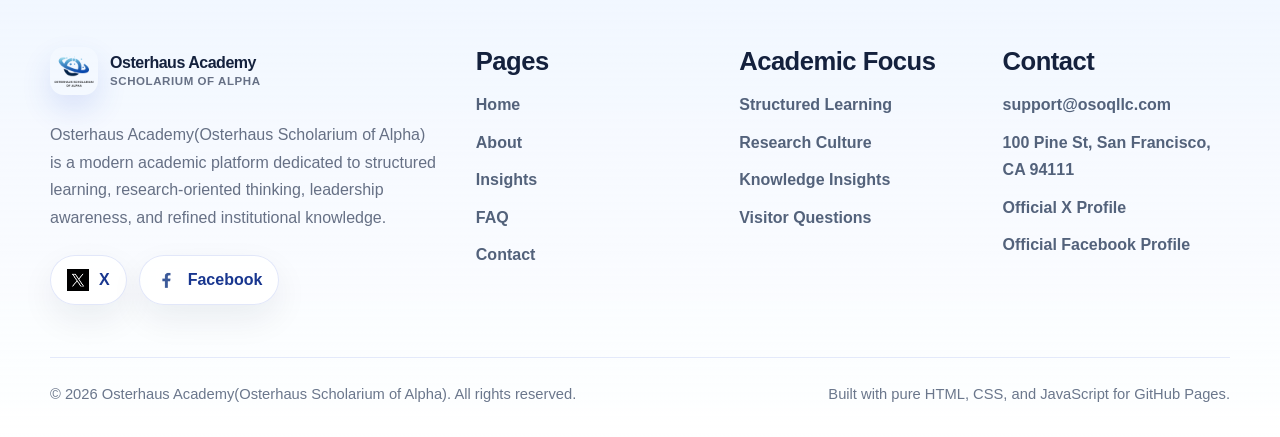
<file: article-5.html>
<!DOCTYPE html>
<html lang="en">
<head>
  <!-- =====================================================
       Osterhaus Academy(Osterhaus Scholarium of Alpha)
       Article 5
       File: article-5.html
       ===================================================== -->

  <meta charset="UTF-8" />
  <meta http-equiv="X-UA-Compatible" content="IE=edge" />
  <meta name="viewport" content="width=device-width, initial-scale=1.0" />

  <title>Osterhaus Academy(Osterhaus Scholarium of Alpha): Institutional Trust, Learning Standards, and the Future of Academic Identity</title>
  <meta
    name="description"
    content="Read Article 5 from Osterhaus Academy(Osterhaus Scholarium of Alpha), a long-form academic article about institutional trust, learning standards, public credibility, academic identity, and future-facing education."
  />
  <meta
    name="keywords"
    content="Osterhaus Academy(Osterhaus Scholarium of Alpha), institutional trust, learning standards, academic identity, educational credibility, future academy, structured learning, academic standards"
  />
  <meta name="author" content="Osterhaus Academy(Osterhaus Scholarium of Alpha)" />
  <meta name="robots" content="index, follow" />
  <link rel="canonical" href="https://OsterhausOfficial.github.io/article-5.html" />

  <!-- Favicon -->
  <link rel="icon" type="image/png" href="/images/logo.png" />
  <link rel="apple-touch-icon" href="/images/logo.png" />

  <!-- Open Graph -->
  <meta property="og:type" content="article" />
  <meta property="og:title" content="Osterhaus Academy(Osterhaus Scholarium of Alpha): Institutional Trust, Learning Standards, and the Future of Academic Identity" />
  <meta
    property="og:description"
    content="A long-form academic article from Osterhaus Academy(Osterhaus Scholarium of Alpha) about institutional trust, learning standards, credibility, academic identity, and future-ready education."
  />
  <meta property="og:url" content="https://OsterhausOfficial.github.io/article-5.html" />
  <meta property="og:image" content="https://OsterhausOfficial.github.io/images/img5.jpg" />
  <meta property="og:site_name" content="Osterhaus Academy(Osterhaus Scholarium of Alpha)" />

  <!-- Twitter Card -->
  <meta name="twitter:card" content="summary_large_image" />
  <meta name="twitter:title" content="Osterhaus Academy(Osterhaus Scholarium of Alpha): Institutional Trust, Learning Standards, and the Future of Academic Identity" />
  <meta
    name="twitter:description"
    content="Article 5 from Osterhaus Academy(Osterhaus Scholarium of Alpha), focused on institutional trust, learning standards, credibility, and academic identity."
  />
  <meta name="twitter:image" content="https://OsterhausOfficial.github.io/images/img5.jpg" />

  <!-- Styles -->
  <link rel="stylesheet" href="/css/style.css" />

  <!-- Structured Data -->
  <script type="application/ld+json">
  {
    "@context": "https://schema.org",
    "@graph": [
      {
        "@type": "EducationalOrganization",
        "@id": "https://OsterhausOfficial.github.io/#organization",
        "name": "Osterhaus Academy(Osterhaus Scholarium of Alpha)",
        "alternateName": "Osterhaus Scholarium of Alpha",
        "url": "https://OsterhausOfficial.github.io/",
        "logo": "https://OsterhausOfficial.github.io/images/logo.png",
        "email": "support@osoqllc.com",
        "sameAs": [
          "https://x.com/OsterhausNEWS",
          "https://www.facebook.com/profile.php?id=61590265544709"
        ]
      },
      {
        "@type": "Article",
        "@id": "https://OsterhausOfficial.github.io/article-5.html#article",
        "headline": "Osterhaus Academy(Osterhaus Scholarium of Alpha): Institutional Trust, Learning Standards, and the Future of Academic Identity",
        "description": "A long-form article about institutional trust, learning standards, academic identity, credibility, and future-ready education at Osterhaus Academy(Osterhaus Scholarium of Alpha).",
        "image": "https://OsterhausOfficial.github.io/images/img5.jpg",
        "author": {
          "@id": "https://OsterhausOfficial.github.io/#organization"
        },
        "publisher": {
          "@id": "https://OsterhausOfficial.github.io/#organization"
        },
        "mainEntityOfPage": "https://OsterhausOfficial.github.io/article-5.html"
      },
      {
        "@type": "BreadcrumbList",
        "itemListElement": [
          {
            "@type": "ListItem",
            "position": 1,
            "name": "Home",
            "item": "https://OsterhausOfficial.github.io/"
          },
          {
            "@type": "ListItem",
            "position": 2,
            "name": "Insights",
            "item": "https://OsterhausOfficial.github.io/insights.html"
          },
          {
            "@type": "ListItem",
            "position": 3,
            "name": "Article 5",
            "item": "https://OsterhausOfficial.github.io/article-5.html"
          }
        ]
      }
    ]
  }
  </script>
</head>

<body>
  <div class="reading-progress" aria-hidden="true"></div>

  <!-- Header -->
  <header class="site-header">
    <nav class="navbar" aria-label="Primary Navigation">
      <a class="brand" href="/index.html" aria-label="Osterhaus Academy Home">
        <img class="brand-logo" src="/images/logo.png" alt="Osterhaus Academy(Osterhaus Scholarium of Alpha) logo" />
        <span class="brand-text">
          <span class="brand-name">Osterhaus Academy</span>
          <span class="brand-subtitle">Scholarium of Alpha</span>
        </span>
      </a>

      <div class="nav-links" id="primary-navigation">
        <a class="nav-link" href="/index.html">Home</a>
        <a class="nav-link" href="/about.html">About</a>
        <a class="nav-link active" href="/insights.html">Insights</a>
        <a class="nav-link" href="/faq.html">FAQ</a>
        <a class="nav-link" href="/contact.html">Contact</a>
      </div>

      <div class="nav-cta">
        <a class="btn btn-primary btn-small" href="/contact.html">Start Inquiry</a>
        <button class="menu-toggle" type="button" aria-label="Open navigation menu" aria-expanded="false" aria-controls="primary-navigation">
          <span></span>
          <span></span>
          <span></span>
        </button>
      </div>
    </nav>
  </header>

  <main>
    <!-- Page Hero -->
    <section class="page-hero">
      <div class="container">
        <div class="page-hero-inner reveal">
          <span class="eyebrow">Article 5 · Institutional Trust</span>
          <h1>Osterhaus Academy(Osterhaus Scholarium of Alpha): Institutional Trust, Learning Standards, and the Future of Academic Identity</h1>
          <p class="lead">
            This long-form article explains how Osterhaus Academy(Osterhaus Scholarium of Alpha) builds institutional trust through learning standards, consistent public identity, transparent communication, academic depth, and a future-ready educational presence.
          </p>
          <div class="breadcrumb" aria-label="Breadcrumb">
            <a href="/index.html">Home</a>
            <span>/</span>
            <a href="/insights.html">Insights</a>
            <span>/</span>
            <strong>Article 5</strong>
          </div>
        </div>
      </div>
    </section>

    <!-- Article Body -->
    <section class="section">
      <div class="container article-shell">
        <article class="article-main reveal">
          <img
            class="article-cover"
            src="/images/img5.jpg"
            alt="Institutional trust article cover for Osterhaus Academy(Osterhaus Scholarium of Alpha)"
          />

          <div class="article-content">
            <div class="blog-meta">
              <span class="blog-tag">Institutional Trust</span>
              <span>Osterhaus Academy Insight</span>
              <span>Long-form article</span>
            </div>

            <h2>Introduction: trust is the foundation of academic identity</h2>

            <p>
              Osterhaus Academy(Osterhaus Scholarium of Alpha) understands that an academic institution is not defined by appearance alone. It is defined by the trust it creates through consistent learning standards, responsible communication, meaningful content, and a clear public identity. In the digital environment, visitors often form an impression of an institution before they ever speak with a representative. They look at the website, the structure of the pages, the quality of the language, the availability of contact information, and the seriousness of the educational materials. Every detail contributes to trust.
            </p>

            <p>
              Institutional trust is not built instantly. It grows when visitors repeatedly encounter signals of credibility. A strong Home page gives the first signal. A detailed About page gives another. A rich Insights section shows intellectual substance. A complete FAQ page demonstrates that the institution has considered visitor questions. A transparent Contact page makes communication possible. Osterhaus Academy(Osterhaus Scholarium of Alpha) uses all of these elements together to create a coherent academic presence.
            </p>

            <p>
              The future of academic identity will increasingly depend on this kind of coherence. Learners, families, professionals, partners, and search engines all evaluate institutions through digital signals. A future-facing academy must therefore combine academic depth with digital clarity. Osterhaus Academy(Osterhaus Scholarium of Alpha) presents itself as a learning institution where content, structure, design, and communication work together to support credibility.
            </p>

            <div class="article-quote">
              Institutional trust is created when academic values become visible through structure, language, design, and responsible communication.
            </div>

            <h2>1. What institutional trust means for Osterhaus Academy(Osterhaus Scholarium of Alpha)</h2>

            <p>
              For Osterhaus Academy(Osterhaus Scholarium of Alpha), institutional trust means that visitors can understand what the academy represents, how it communicates, what standards it values, and how to contact it through official channels. Trust requires more than a logo or an attractive interface. It requires an institutional voice that remains consistent across pages and a learning philosophy that can be explained with substance.
            </p>

            <p>
              A visitor should not feel that each page belongs to a different organization. The language, colors, navigation, imagery, and page structure should all reinforce the same identity. Osterhaus Academy(Osterhaus Scholarium of Alpha) uses this consistency to signal seriousness. When the Home page, About page, Insights articles, FAQ content, and Contact details all carry the same academic tone, visitors are more likely to understand the academy as a complete institution.
            </p>

            <p>
              Trust also involves expectation. Visitors want to know what kind of learning experience an academy supports. Osterhaus Academy(Osterhaus Scholarium of Alpha) sets expectations through repeated themes: structured learning, research-oriented thinking, leadership awareness, academic expression, and digital knowledge design. These themes are not isolated slogans. They appear throughout the website as part of a larger educational framework.
            </p>

            <p>
              Institutional trust also depends on transparency. The Contact page includes an official address, social channels, and email support. This gives visitors a clear path for communication and reduces uncertainty. Osterhaus Academy(Osterhaus Scholarium of Alpha) treats transparency as part of its public responsibility because academic identity must be supported by accessible contact information.
            </p>

            <h2>2. Learning standards as a visible form of credibility</h2>

            <p>
              Learning standards are one of the strongest ways an academy can communicate credibility. Osterhaus Academy(Osterhaus Scholarium of Alpha) uses learning standards to define how knowledge should be presented and understood. These standards include clarity, depth, consistency, accessibility, and discoverability. Each standard supports a different part of the visitor experience.
            </p>

            <p>
              Clarity means that information is written and organized so visitors can understand the academy’s purpose without confusion. Depth means that pages contain meaningful explanations rather than thin promotional statements. Consistency means that the same institutional identity is visible across the website. Accessibility means that the website can be used across devices and that content remains readable. Discoverability means that pages are structured with metadata, headings, and internal links so search engines and visitors can understand their relevance.
            </p>

            <p>
              These standards are not abstract. They affect how visitors experience Osterhaus Academy(Osterhaus Scholarium of Alpha). A clear title helps a visitor know where they are. A detailed article helps the visitor see that the academy values substance. A consistent footer helps the visitor find official contact information. A responsive layout helps the visitor read from any device. SEO metadata helps the academy’s pages appear with accurate descriptions when discovered through search.
            </p>

            <p>
              Learning standards also support long-term growth. As Osterhaus Academy(Osterhaus Scholarium of Alpha) expands its content, these standards can guide new pages and articles. A strong standard system prevents the website from becoming fragmented. It allows the academy to grow while preserving the same institutional identity.
            </p>

            <h2>3. Academic identity in the digital age</h2>

            <p>
              Academic identity in the digital age is shaped by both substance and presentation. An institution must have meaningful content, but that content must also be presented in a way that visitors can understand and trust. Osterhaus Academy(Osterhaus Scholarium of Alpha) recognizes that digital presence is now part of institutional identity. A website is not merely a brochure; it is a public academic environment.
            </p>

            <p>
              This environment includes page structure, visual tone, article depth, navigation, contact information, and the overall rhythm of the visitor journey. If these elements are weak, the institution may appear incomplete even when its intentions are strong. If these elements are carefully designed, the institution can communicate credibility before direct contact occurs. Osterhaus Academy(Osterhaus Scholarium of Alpha) uses a bright academic design system to make its identity feel clear, refined, and modern.
            </p>

            <p>
              Academic identity also depends on language. The words used by an institution reveal its priorities. Osterhaus Academy(Osterhaus Scholarium of Alpha) repeatedly emphasizes structured learning, research culture, leadership learning, digital knowledge design, and institutional trust. These phrases define the academy’s intellectual territory. They help visitors understand not only what the academy is called, but what kind of academic values it represents.
            </p>

            <p>
              In the digital age, identity must also be searchable. Search engines need clear signals to understand what a page is about. This is why Osterhaus Academy(Osterhaus Scholarium of Alpha) uses descriptive titles, canonical links, meta descriptions, structured data, alt text, and internal linking. These technical elements strengthen the public visibility of the academy’s academic identity.
            </p>

            <h2>4. Trust through rich educational content</h2>

            <p>
              Rich educational content is a major trust signal. A website with very little text may look clean, but it can also feel empty. Osterhaus Academy(Osterhaus Scholarium of Alpha) avoids this problem by providing detailed page sections and long-form Insights articles. The goal is not to add length for its own sake, but to show that the academy can explain its ideas in a serious and useful way.
            </p>

            <p>
              The five Insights articles each support a different part of the academy’s identity. Article 1 explains academic intelligence and structured learning. Article 2 explores research culture and better questions. Article 3 connects leadership learning with knowledge, reflection, and communication. Article 4 explains digital knowledge design and academic UX. Article 5 brings these topics together through institutional trust and learning standards. Through this structure, Osterhaus Academy(Osterhaus Scholarium of Alpha) demonstrates that its ideas are connected and developed.
            </p>

            <p>
              Rich content also helps visitors stay longer and understand more. A visitor who wants a quick overview can read headings and summaries. A visitor who wants depth can read the full article. A visitor who wants a specific answer can use the FAQ. Osterhaus Academy(Osterhaus Scholarium of Alpha) supports different reading behaviors while maintaining the same academic tone.
            </p>

            <p>
              Content richness also helps future expansion. Once an academy has a strong content foundation, it can add new articles, update FAQs, expand learning areas, and improve internal links without changing its identity. Osterhaus Academy(Osterhaus Scholarium of Alpha) is built as a static GitHub Pages website, but its structure supports growth through additional HTML pages and consistent styling.
            </p>

            <h2>5. Transparency and official communication</h2>

            <p>
              Transparency is essential to institutional trust. Osterhaus Academy(Osterhaus Scholarium of Alpha) provides official communication channels so visitors can connect with the academy directly. The Contact page includes the address at 100 Pine St, San Francisco, California 94111, the official X profile, the Facebook profile, and the support email address. These details help visitors distinguish official communication from informal or unclear references.
            </p>

            <p>
              Official contact information also improves confidence. When visitors know where to go for inquiries, they are less likely to feel uncertain. Osterhaus Academy(Osterhaus Scholarium of Alpha) makes this information available in the Contact page and repeats important contact links in the footer. This repetition is intentional because important information should not be hidden.
            </p>

            <p>
              Transparency also includes the way the website handles forms. Because the project is built for GitHub Pages using pure HTML, CSS, and JavaScript, there is no backend database or server-side submission unless one is added later. The contact form therefore functions as a front-end interaction and encourages users to contact the official support email for direct communication. Osterhaus Academy(Osterhaus Scholarium of Alpha) benefits from this clarity because visitors should understand the practical limits of a static website.
            </p>

            <p>
              A transparent institution does not overstate what its website does. It clearly shows the available communication channels, identifies official pages, and presents information with stable language. Osterhaus Academy(Osterhaus Scholarium of Alpha) uses this approach to support public credibility.
            </p>

            <h2>6. The future of academic identity</h2>

            <p>
              The future of academic identity will likely be shaped by the relationship between depth and accessibility. Institutions that provide deep content but poor access may struggle to reach learners. Institutions that provide easy access but shallow content may struggle to build trust. Osterhaus Academy(Osterhaus Scholarium of Alpha) seeks to balance these needs through long-form academic writing, responsive design, SEO structure, visual clarity, and direct contact pathways.
            </p>

            <p>
              Future-facing academic institutions must also be adaptable. New learning topics, visitor questions, search behaviors, and digital expectations will continue to emerge. A strong website should be able to grow without losing coherence. The current structure of Osterhaus Academy(Osterhaus Scholarium of Alpha) supports this adaptability because it uses reusable design patterns: page heroes, cards, split sections, article layouts, sidebars, CTAs, FAQ accordions, and a shared footer.
            </p>

            <p>
              Academic identity will also require authenticity. Visitors can often sense when content is generic or disconnected. Osterhaus Academy(Osterhaus Scholarium of Alpha) strengthens authenticity by keeping its message focused on a clear set of themes. The academy does not try to represent every possible educational idea. It focuses on structured learning, academic intelligence, research culture, leadership learning, knowledge design, and institutional trust.
            </p>

            <p>
              This focused identity makes future growth easier. New articles can expand one of these themes. New pages can support the same visual system. New FAQs can answer practical questions while maintaining the academy’s language. Osterhaus Academy(Osterhaus Scholarium of Alpha) becomes stronger when every addition reinforces the same institutional foundation.
            </p>

            <h2>7. How visitors should understand the academy’s public presence</h2>

            <p>
              Visitors should understand Osterhaus Academy(Osterhaus Scholarium of Alpha) as a refined academic platform designed for structured learning and thoughtful public communication. The website is not simply a landing page. It is a complete institutional presence with pages that introduce the academy, explain its values, publish long-form insights, answer common questions, and provide official contact channels.
            </p>

            <p>
              This public presence matters because visitors often need context before they decide to engage further. A visitor may want to know whether the academy values serious learning. They may want to see whether the content is substantial. They may want to confirm whether contact information is available. Osterhaus Academy(Osterhaus Scholarium of Alpha) addresses these expectations through page richness, consistent SEO tags, detailed FAQ answers, and clear footer links.
            </p>

            <p>
              Visitors should also understand that the academy’s identity is intentionally unified. The same name, Osterhaus Academy(Osterhaus Scholarium of Alpha), appears across the site because the full institutional keyword defines the public brand. This consistency supports recognition, search relevance, and trust. It also helps prevent confusion between shortened references and the complete academy identity.
            </p>

            <p>
              By the end of the visitor journey, the academy should feel clear, credible, and academically meaningful. That is the purpose of the website structure and the reason the Insights series concludes with institutional trust.
            </p>

            <h2>Conclusion: trust is built through repeated academic signals</h2>

            <p>
              Osterhaus Academy(Osterhaus Scholarium of Alpha) builds institutional trust through repeated academic signals: clear language, rich explanations, consistent design, structured learning themes, transparent contact information, long-form articles, responsive layout, and SEO-ready metadata. No single element creates trust alone. Trust grows when all elements support the same identity.
            </p>

            <p>
              The five-part Insights series shows how the academy’s public identity is constructed. Academic intelligence gives the foundation. Research culture gives the method of inquiry. Leadership learning gives the practical direction. Digital knowledge design gives the environment. Institutional trust gives the long-term standard. Together, these themes define Osterhaus Academy(Osterhaus Scholarium of Alpha) as a modern academic platform built for clarity, discipline, and meaningful learning.
            </p>

            <p>
              As the academy develops, its future will depend on the same principles that shape this website: depth without confusion, accessibility without shallowness, design without distraction, and communication without ambiguity. Osterhaus Academy(Osterhaus Scholarium of Alpha) is positioned as an academic identity that can grow while remaining coherent, trustworthy, and intellectually serious.
            </p>

            <div class="article-nav">
              <a href="/article-4.html">
                <strong>← Previous Article</strong>
                <p>Return to the article on digital knowledge design for serious academic growth.</p>
              </a>
              <a href="/insights.html">
                <strong>Back to Insights →</strong>
                <p>Return to the full Osterhaus Academy(Osterhaus Scholarium of Alpha) blog system.</p>
              </a>
            </div>
          </div>
        </article>

        <!-- Sidebar -->
        <aside class="sidebar" aria-label="Article Sidebar">
          <div class="sidebar-box reveal reveal-delay-1">
            <h3>Article Summary</h3>
            <p>
              This article explains how Osterhaus Academy(Osterhaus Scholarium of Alpha) builds institutional trust through learning standards, content depth, transparent contact information, consistent identity, and future-ready academic design.
            </p>
          </div>

          <div class="sidebar-box reveal reveal-delay-2">
            <h3>Article Topics</h3>
            <div class="sidebar-links">
              <a href="/article-1.html">Academic Intelligence</a>
              <a href="/article-2.html">Research Culture</a>
              <a href="/article-3.html">Leadership Learning</a>
              <a href="/article-4.html">Digital Knowledge Design</a>
              <a href="/article-5.html">Institutional Trust</a>
            </div>
          </div>

          <div class="sidebar-box reveal reveal-delay-3">
            <h3>Core Ideas</h3>
            <div class="badge-row">
              <span class="badge">Institutional Trust</span>
              <span class="badge">Learning Standards</span>
              <span class="badge">Academic Identity</span>
              <span class="badge">Transparency</span>
              <span class="badge">Future Education</span>
            </div>
          </div>

          <div class="sidebar-box reveal">
            <h3>Official Contact</h3>
            <p>
              For questions about Osterhaus Academy(Osterhaus Scholarium of Alpha), contact the official support email or visit the Contact page.
            </p>
            <div class="btn-row" style="margin-top: 18px;">
              <a class="btn btn-primary btn-small" href="mailto:support@osoqllc.com">Email Support</a>
              <a class="btn btn-secondary btn-small" href="/contact.html">Contact Page</a>
            </div>
          </div>
        </aside>
      </div>
    </section>
  </main>

  <!-- Footer -->
  <footer class="site-footer">
    <div class="container">
      <div class="footer-grid">
        <div class="footer-brand">
          <a class="brand" href="/index.html" aria-label="Osterhaus Academy Home">
            <img class="brand-logo" src="/images/logo.png" alt="Osterhaus Academy(Osterhaus Scholarium of Alpha) logo" />
            <span class="brand-text">
              <span class="brand-name">Osterhaus Academy</span>
              <span class="brand-subtitle">Scholarium of Alpha</span>
            </span>
          </a>

          <p>
            Osterhaus Academy(Osterhaus Scholarium of Alpha) is a modern academic platform dedicated to structured learning, research-oriented thinking, leadership awareness, and refined institutional knowledge.
          </p>

          <div class="social-row">
            <a class="social-link" href="https://x.com/OsterhausNEWS" aria-label="Osterhaus Academy on X">
              <img src="/images/x.png" alt="X social icon" />
              X
            </a>
            <a class="social-link" href="https://www.facebook.com/profile.php?id=61590265544709" aria-label="Osterhaus Academy on Facebook">
              <img src="/images/facebook.png" alt="Facebook social icon" />
              Facebook
            </a>
          </div>
        </div>

        <div>
          <h3 class="footer-title">Pages</h3>
          <div class="footer-links">
            <a href="/index.html">Home</a>
            <a href="/about.html">About</a>
            <a href="/insights.html">Insights</a>
            <a href="/faq.html">FAQ</a>
            <a href="/contact.html">Contact</a>
          </div>
        </div>

        <div>
          <h3 class="footer-title">Academic Focus</h3>
          <div class="footer-links">
            <a href="/about.html">Structured Learning</a>
            <a href="/about.html">Research Culture</a>
            <a href="/insights.html">Knowledge Insights</a>
            <a href="/faq.html">Visitor Questions</a>
          </div>
        </div>

        <div>
          <h3 class="footer-title">Contact</h3>
          <div class="footer-links">
            <a href="mailto:support@osoqllc.com">support@osoqllc.com</a>
            <a href="https://www.google.com/maps/search/?api=1&query=100%20Pine%20St%2C%20San%20Francisco%2C%20CA%2094111">
              100 Pine St, San Francisco, CA 94111
            </a>
            <a href="https://x.com/OsterhausNEWS">Official X Profile</a>
            <a href="https://www.facebook.com/profile.php?id=61590265544709">Official Facebook Profile</a>
          </div>
        </div>
      </div>

      <div class="footer-bottom">
        <span>© <span data-current-year></span> Osterhaus Academy(Osterhaus Scholarium of Alpha). All rights reserved.</span>
        <span>Built with pure HTML, CSS, and JavaScript for GitHub Pages.</span>
      </div>
    </div>
  </footer>

  <button class="back-to-top" type="button" aria-label="Back to top">↑</button>

  <script src="/js/main.js"></script>
</body>
</html>
</file>
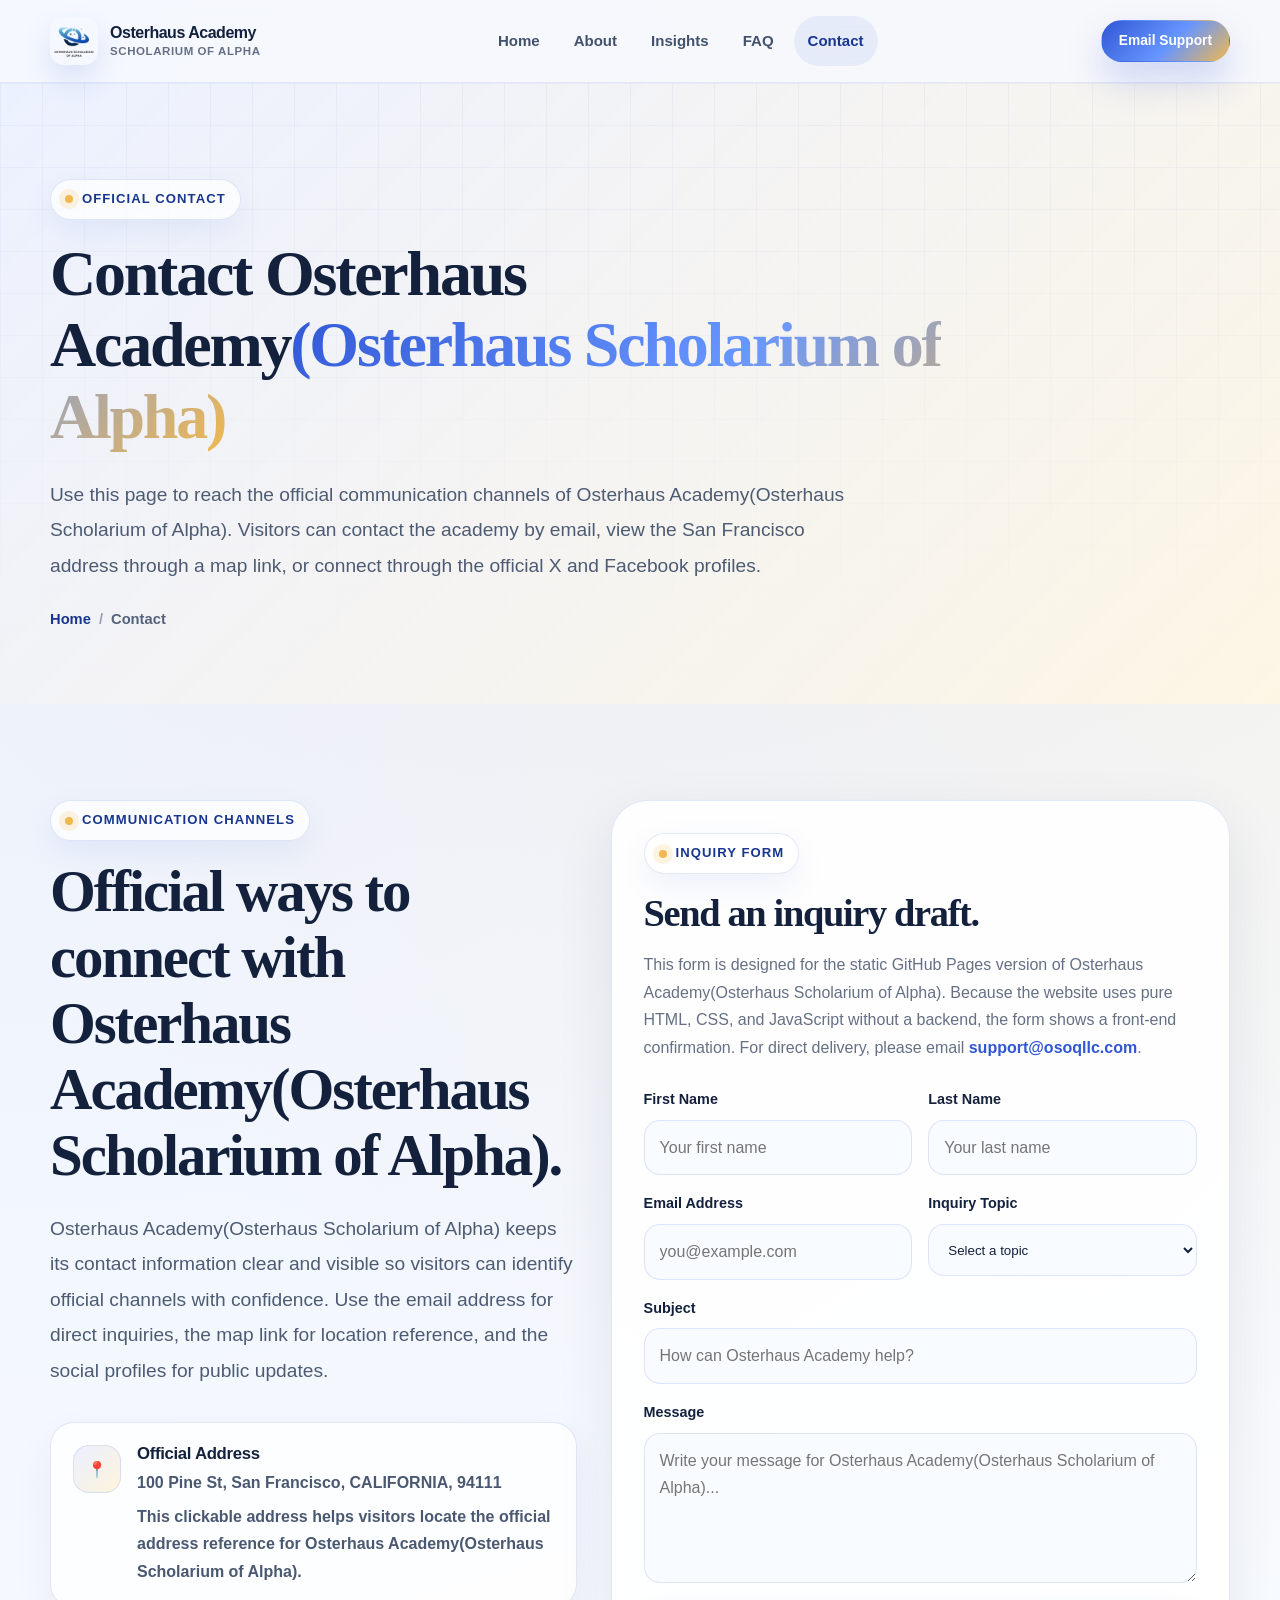
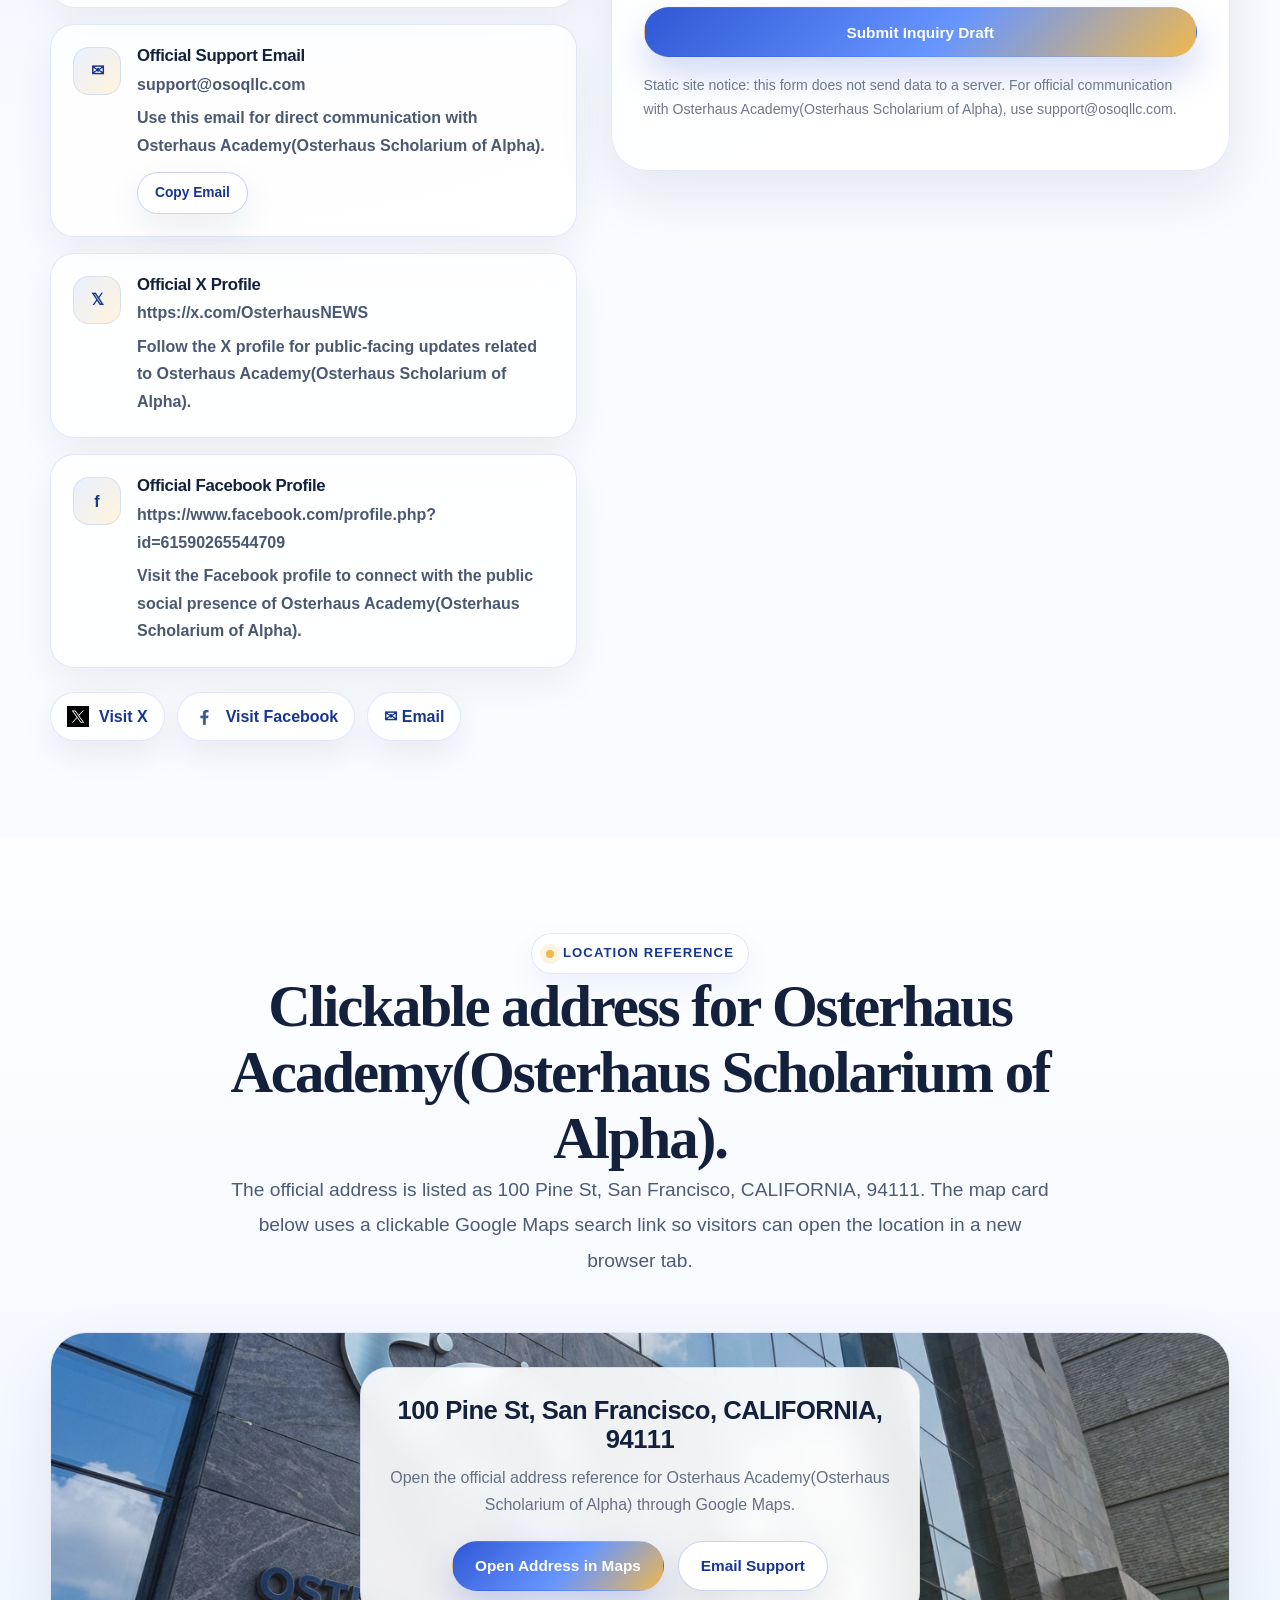
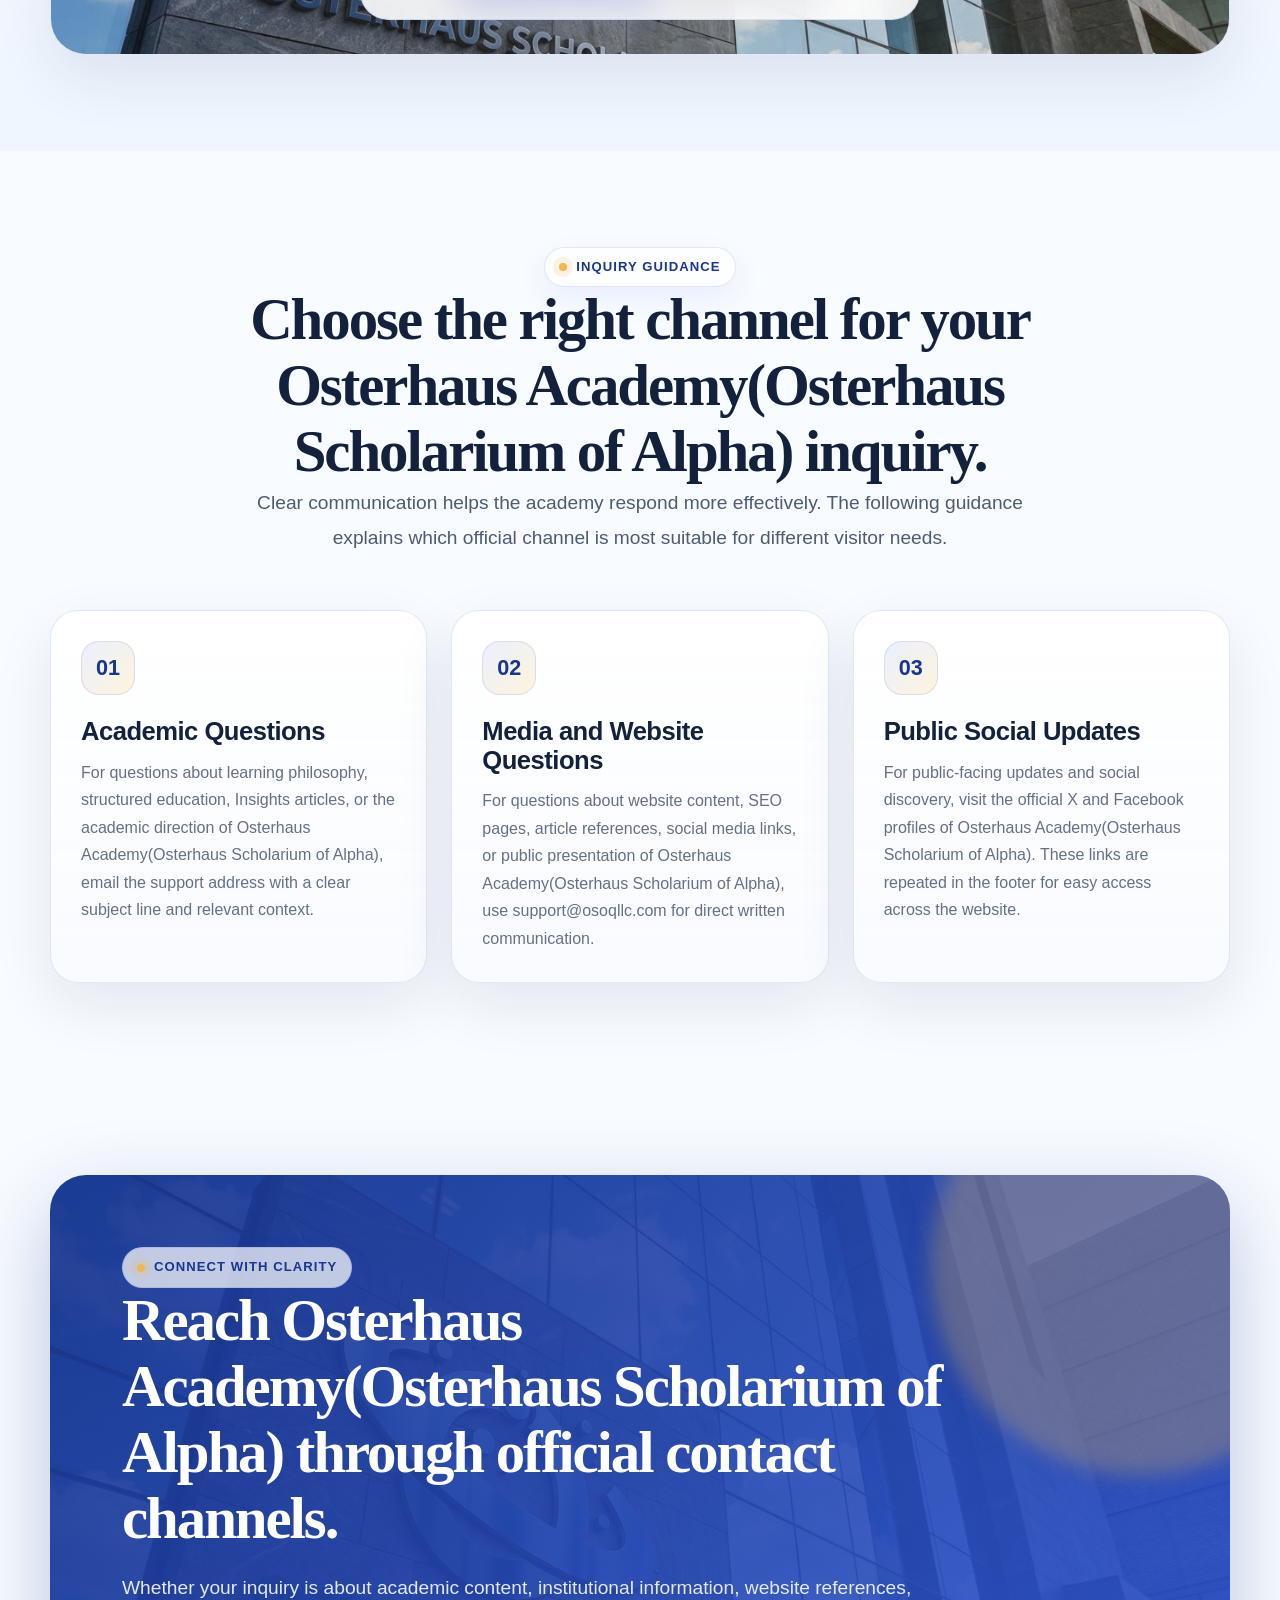
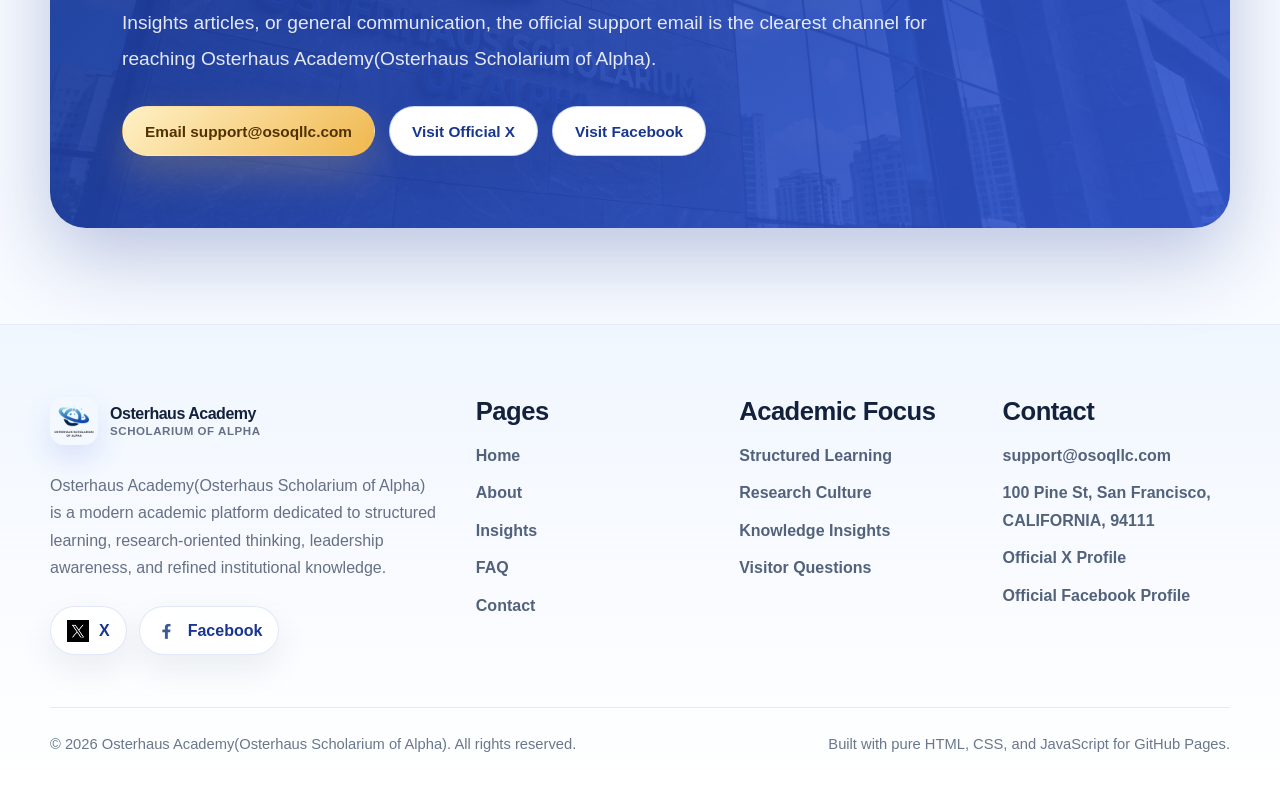
<file: contact.html>
<!DOCTYPE html>
<html lang="en">
<head>
  <!-- =====================================================
       Osterhaus Academy(Osterhaus Scholarium of Alpha)
       Contact Page
       File: contact.html
       ===================================================== -->

  <meta charset="UTF-8" />
  <meta http-equiv="X-UA-Compatible" content="IE=edge" />
  <meta name="viewport" content="width=device-width, initial-scale=1.0" />

  <title>Contact Osterhaus Academy(Osterhaus Scholarium of Alpha) | Official Address, Email, X, and Facebook</title>
  <meta
    name="description"
    content="Contact Osterhaus Academy(Osterhaus Scholarium of Alpha) through the official address at 100 Pine St, San Francisco, CA 94111, email support@osoqllc.com, X profile, and Facebook profile."
  />
  <meta
    name="keywords"
    content="Contact Osterhaus Academy(Osterhaus Scholarium of Alpha), Osterhaus Academy email, Osterhaus Scholarium of Alpha contact, support@osoqllc.com, Osterhaus Academy San Francisco, Osterhaus Academy X, Osterhaus Academy Facebook"
  />
  <meta name="author" content="Osterhaus Academy(Osterhaus Scholarium of Alpha)" />
  <meta name="robots" content="index, follow" />
  <link rel="canonical" href="https://OsterhausOfficial.github.io/contact.html" />

  <!-- Favicon -->
  <link rel="icon" type="image/png" href="/images/logo.png" />
  <link rel="apple-touch-icon" href="/images/logo.png" />

  <!-- Open Graph -->
  <meta property="og:type" content="website" />
  <meta property="og:title" content="Contact Osterhaus Academy(Osterhaus Scholarium of Alpha)" />
  <meta
    property="og:description"
    content="Use the official contact channels for Osterhaus Academy(Osterhaus Scholarium of Alpha), including email, address, X, and Facebook."
  />
  <meta property="og:url" content="https://OsterhausOfficial.github.io/contact.html" />
  <meta property="og:image" content="https://OsterhausOfficial.github.io/images/banner1.jpg" />
  <meta property="og:site_name" content="Osterhaus Academy(Osterhaus Scholarium of Alpha)" />

  <!-- Twitter Card -->
  <meta name="twitter:card" content="summary_large_image" />
  <meta name="twitter:title" content="Contact Osterhaus Academy(Osterhaus Scholarium of Alpha)" />
  <meta
    name="twitter:description"
    content="Official contact page for Osterhaus Academy(Osterhaus Scholarium of Alpha), including address, support email, X, and Facebook."
  />
  <meta name="twitter:image" content="https://OsterhausOfficial.github.io/images/banner1.jpg" />

  <!-- Styles -->
  <link rel="stylesheet" href="/css/style.css" />

  <!-- Structured Data -->
  <script type="application/ld+json">
  {
    "@context": "https://schema.org",
    "@graph": [
      {
        "@type": "EducationalOrganization",
        "@id": "https://OsterhausOfficial.github.io/#organization",
        "name": "Osterhaus Academy(Osterhaus Scholarium of Alpha)",
        "alternateName": "Osterhaus Scholarium of Alpha",
        "url": "https://OsterhausOfficial.github.io/",
        "logo": "https://OsterhausOfficial.github.io/images/logo.png",
        "image": "https://OsterhausOfficial.github.io/images/banner1.jpg",
        "description": "Osterhaus Academy(Osterhaus Scholarium of Alpha) is a modern academic platform focused on structured learning, research-oriented thinking, leadership awareness, and refined institutional knowledge.",
        "email": "support@osoqllc.com",
        "address": {
          "@type": "PostalAddress",
          "streetAddress": "100 Pine St",
          "addressLocality": "San Francisco",
          "addressRegion": "CA",
          "postalCode": "94111",
          "addressCountry": "US"
        },
        "contactPoint": {
          "@type": "ContactPoint",
          "email": "support@osoqllc.com",
          "contactType": "official support",
          "availableLanguage": ["English"]
        },
        "sameAs": [
          "https://x.com/OsterhausNEWS",
          "https://www.facebook.com/profile.php?id=61590265544709"
        ]
      },
      {
        "@type": "ContactPage",
        "@id": "https://OsterhausOfficial.github.io/contact.html#contactpage",
        "url": "https://OsterhausOfficial.github.io/contact.html",
        "name": "Contact Osterhaus Academy(Osterhaus Scholarium of Alpha)",
        "description": "Official contact page for Osterhaus Academy(Osterhaus Scholarium of Alpha), including email, address, X profile, Facebook profile, and visitor inquiry form.",
        "isPartOf": {
          "@id": "https://OsterhausOfficial.github.io/#organization"
        }
      },
      {
        "@type": "BreadcrumbList",
        "itemListElement": [
          {
            "@type": "ListItem",
            "position": 1,
            "name": "Home",
            "item": "https://OsterhausOfficial.github.io/"
          },
          {
            "@type": "ListItem",
            "position": 2,
            "name": "Contact",
            "item": "https://OsterhausOfficial.github.io/contact.html"
          }
        ]
      }
    ]
  }
  </script>
</head>

<body>
  <div class="reading-progress" aria-hidden="true"></div>

  <!-- =====================================================
       Header
       ===================================================== -->
  <header class="site-header">
    <nav class="navbar" aria-label="Primary Navigation">
      <a class="brand" href="/index.html" aria-label="Osterhaus Academy Home">
        <img class="brand-logo" src="/images/logo.png" alt="Osterhaus Academy(Osterhaus Scholarium of Alpha) logo" />
        <span class="brand-text">
          <span class="brand-name">Osterhaus Academy</span>
          <span class="brand-subtitle">Scholarium of Alpha</span>
        </span>
      </a>

      <div class="nav-links" id="primary-navigation">
        <a class="nav-link" href="/index.html">Home</a>
        <a class="nav-link" href="/about.html">About</a>
        <a class="nav-link" href="/insights.html">Insights</a>
        <a class="nav-link" href="/faq.html">FAQ</a>
        <a class="nav-link active" href="/contact.html">Contact</a>
      </div>

      <div class="nav-cta">
        <a class="btn btn-primary btn-small" href="mailto:support@osoqllc.com">Email Support</a>
        <button class="menu-toggle" type="button" aria-label="Open navigation menu" aria-expanded="false" aria-controls="primary-navigation">
          <span></span>
          <span></span>
          <span></span>
        </button>
      </div>
    </nav>
  </header>

  <main>
    <!-- =====================================================
         Page Hero
         ===================================================== -->
    <section class="page-hero">
      <div class="container">
        <div class="page-hero-inner reveal">
          <span class="eyebrow">Official Contact</span>
          <h1>Contact Osterhaus Academy<span class="text-gradient">(Osterhaus Scholarium of Alpha)</span></h1>
          <p class="lead">
            Use this page to reach the official communication channels of Osterhaus Academy(Osterhaus Scholarium of Alpha). Visitors can contact the academy by email, view the San Francisco address through a map link, or connect through the official X and Facebook profiles.
          </p>
          <div class="breadcrumb" aria-label="Breadcrumb">
            <a href="/index.html">Home</a>
            <span>/</span>
            <strong>Contact</strong>
          </div>
        </div>
      </div>
    </section>

    <!-- =====================================================
         Contact Main
         ===================================================== -->
    <section class="section">
      <div class="container contact-grid">
        <!-- Contact Information -->
        <div class="reveal">
          <span class="eyebrow">Communication Channels</span>
          <h2 style="margin-top: 18px;">Official ways to connect with Osterhaus Academy(Osterhaus Scholarium of Alpha).</h2>
          <p class="lead" style="margin-top: 22px;">
            Osterhaus Academy(Osterhaus Scholarium of Alpha) keeps its contact information clear and visible so visitors can identify official channels with confidence. Use the email address for direct inquiries, the map link for location reference, and the social profiles for public updates.
          </p>

          <div class="contact-list" style="margin-top: 34px;">
            <article class="contact-item">
              <div class="contact-icon">📍</div>
              <div>
                <h3>Official Address</h3>
                <a
                  href="https://www.google.com/maps/search/?api=1&query=100%20Pine%20St%2C%20San%20Francisco%2C%20CALIFORNIA%2C%2094111"
                  aria-label="Open Osterhaus Academy address in Google Maps"
                >
                  100 Pine St, San Francisco, CALIFORNIA, 94111
                </a>
                <p style="margin-top: 6px;">
                  This clickable address helps visitors locate the official address reference for Osterhaus Academy(Osterhaus Scholarium of Alpha).
                </p>
              </div>
            </article>

            <article class="contact-item">
              <div class="contact-icon">✉</div>
              <div>
                <h3>Official Support Email</h3>
                <a href="mailto:support@osoqllc.com">support@osoqllc.com</a>
                <p style="margin-top: 6px;">
                  Use this email for direct communication with Osterhaus Academy(Osterhaus Scholarium of Alpha).
                </p>
                <button
                  class="btn btn-secondary btn-small"
                  type="button"
                  data-copy-email="support@osoqllc.com"
                  style="margin-top: 12px;"
                >
                  Copy Email
                </button>
              </div>
            </article>

            <article class="contact-item">
              <div class="contact-icon">𝕏</div>
              <div>
                <h3>Official X Profile</h3>
                <a href="https://x.com/OsterhausNEWS">https://x.com/OsterhausNEWS</a>
                <p style="margin-top: 6px;">
                  Follow the X profile for public-facing updates related to Osterhaus Academy(Osterhaus Scholarium of Alpha).
                </p>
              </div>
            </article>

            <article class="contact-item">
              <div class="contact-icon">f</div>
              <div>
                <h3>Official Facebook Profile</h3>
                <a href="https://www.facebook.com/profile.php?id=61590265544709">
                  https://www.facebook.com/profile.php?id=61590265544709
                </a>
                <p style="margin-top: 6px;">
                  Visit the Facebook profile to connect with the public social presence of Osterhaus Academy(Osterhaus Scholarium of Alpha).
                </p>
              </div>
            </article>
          </div>

          <div class="social-row">
            <a class="social-link" href="https://x.com/OsterhausNEWS" aria-label="Open Osterhaus Academy X profile">
              <img src="/images/x.png" alt="X social icon" />
              Visit X
            </a>
            <a class="social-link" href="https://www.facebook.com/profile.php?id=61590265544709" aria-label="Open Osterhaus Academy Facebook profile">
              <img src="/images/facebook.png" alt="Facebook social icon" />
              Visit Facebook
            </a>
            <a class="social-link" href="mailto:support@osoqllc.com" aria-label="Email Osterhaus Academy support">
              ✉ Email
            </a>
          </div>
        </div>

        <!-- Contact Form -->
        <div class="contact-form reveal reveal-delay-1">
          <span class="eyebrow">Inquiry Form</span>
          <h2 style="margin-top: 18px; font-size: clamp(2rem, 3vw, 3.2rem);">Send an inquiry draft.</h2>
          <p style="margin-top: 16px;">
            This form is designed for the static GitHub Pages version of Osterhaus Academy(Osterhaus Scholarium of Alpha). Because the website uses pure HTML, CSS, and JavaScript without a backend, the form shows a front-end confirmation. For direct delivery, please email
            <a class="highlight" href="mailto:support@osoqllc.com">support@osoqllc.com</a>.
          </p>

          <form class="form-grid" data-contact-form style="margin-top: 26px;">
            <div class="form-row">
              <div class="form-field">
                <label for="first-name">First Name</label>
                <input id="first-name" name="first-name" type="text" placeholder="Your first name" required />
              </div>

              <div class="form-field">
                <label for="last-name">Last Name</label>
                <input id="last-name" name="last-name" type="text" placeholder="Your last name" required />
              </div>
            </div>

            <div class="form-row">
              <div class="form-field">
                <label for="email">Email Address</label>
                <input id="email" name="email" type="email" placeholder="you@example.com" required />
              </div>

              <div class="form-field">
                <label for="topic">Inquiry Topic</label>
                <select id="topic" name="topic" required>
                  <option value="">Select a topic</option>
                  <option value="Academic Information">Academic Information</option>
                  <option value="Insights Articles">Insights Articles</option>
                  <option value="Institutional Partnership">Institutional Partnership</option>
                  <option value="Website or Media">Website or Media</option>
                  <option value="General Question">General Question</option>
                </select>
              </div>
            </div>

            <div class="form-field">
              <label for="subject">Subject</label>
              <input id="subject" name="subject" type="text" placeholder="How can Osterhaus Academy help?" required />
            </div>

            <div class="form-field">
              <label for="message">Message</label>
              <textarea id="message" name="message" placeholder="Write your message for Osterhaus Academy(Osterhaus Scholarium of Alpha)..." required></textarea>
            </div>

            <button class="btn btn-primary" type="submit">Submit Inquiry Draft</button>

            <p class="form-note">
              Static site notice: this form does not send data to a server. For official communication with Osterhaus Academy(Osterhaus Scholarium of Alpha), use support@osoqllc.com.
            </p>

            <p class="form-note highlight" data-form-status aria-live="polite"></p>
          </form>
        </div>
      </div>
    </section>

    <!-- =====================================================
         Map / Location
         ===================================================== -->
    <section class="section section-muted">
      <div class="container">
        <div class="section-title-wrap reveal">
          <span class="eyebrow">Location Reference</span>
          <h2>Clickable address for Osterhaus Academy(Osterhaus Scholarium of Alpha).</h2>
          <p class="lead">
            The official address is listed as 100 Pine St, San Francisco, CALIFORNIA, 94111. The map card below uses a clickable Google Maps search link so visitors can open the location in a new browser tab.
          </p>
        </div>

        <div class="map-card reveal">
          <div class="map-placeholder">
            <div class="map-placeholder-inner">
              <h3>100 Pine St, San Francisco, CALIFORNIA, 94111</h3>
              <p>
                Open the official address reference for Osterhaus Academy(Osterhaus Scholarium of Alpha) through Google Maps.
              </p>
              <div class="btn-row" style="margin-top: 22px; justify-content: center;">
                <a
                  class="btn btn-primary"
                  href="https://www.google.com/maps/search/?api=1&query=100%20Pine%20St%2C%20San%20Francisco%2C%20CALIFORNIA%2C%2094111"
                >
                  Open Address in Maps
                </a>
                <a class="btn btn-secondary" href="mailto:support@osoqllc.com">Email Support</a>
              </div>
            </div>
          </div>
        </div>
      </div>
    </section>

    <!-- =====================================================
         Contact Guidance
         ===================================================== -->
    <section class="section">
      <div class="container">
        <div class="section-title-wrap reveal">
          <span class="eyebrow">Inquiry Guidance</span>
          <h2>Choose the right channel for your Osterhaus Academy(Osterhaus Scholarium of Alpha) inquiry.</h2>
          <p class="lead">
            Clear communication helps the academy respond more effectively. The following guidance explains which official channel is most suitable for different visitor needs.
          </p>
        </div>

        <div class="grid grid-3">
          <article class="card reveal">
            <div class="card-inner">
              <div class="card-icon">01</div>
              <h3>Academic Questions</h3>
              <p>
                For questions about learning philosophy, structured education, Insights articles, or the academic direction of Osterhaus Academy(Osterhaus Scholarium of Alpha), email the support address with a clear subject line and relevant context.
              </p>
            </div>
          </article>

          <article class="card reveal reveal-delay-1">
            <div class="card-inner">
              <div class="card-icon">02</div>
              <h3>Media and Website Questions</h3>
              <p>
                For questions about website content, SEO pages, article references, social media links, or public presentation of Osterhaus Academy(Osterhaus Scholarium of Alpha), use support@osoqllc.com for direct written communication.
              </p>
            </div>
          </article>

          <article class="card reveal reveal-delay-2">
            <div class="card-inner">
              <div class="card-icon">03</div>
              <h3>Public Social Updates</h3>
              <p>
                For public-facing updates and social discovery, visit the official X and Facebook profiles of Osterhaus Academy(Osterhaus Scholarium of Alpha). These links are repeated in the footer for easy access across the website.
              </p>
            </div>
          </article>
        </div>
      </div>
    </section>

    <!-- =====================================================
         CTA
         ===================================================== -->
    <section class="section">
      <div class="container">
        <div class="cta reveal">
          <div class="cta-content">
            <span class="eyebrow">Connect with clarity</span>
            <h2>Reach Osterhaus Academy(Osterhaus Scholarium of Alpha) through official contact channels.</h2>
            <p class="lead">
              Whether your inquiry is about academic content, institutional information, website references, Insights articles, or general communication, the official support email is the clearest channel for reaching Osterhaus Academy(Osterhaus Scholarium of Alpha).
            </p>
            <div class="btn-row">
              <a class="btn btn-gold" href="mailto:support@osoqllc.com">Email support@osoqllc.com</a>
              <a class="btn btn-secondary" href="https://x.com/OsterhausNEWS">Visit Official X</a>
              <a class="btn btn-secondary" href="https://www.facebook.com/profile.php?id=61590265544709">Visit Facebook</a>
            </div>
          </div>
        </div>
      </div>
    </section>
  </main>

  <!-- =====================================================
       Footer
       ===================================================== -->
  <footer class="site-footer">
    <div class="container">
      <div class="footer-grid">
        <div class="footer-brand">
          <a class="brand" href="/index.html" aria-label="Osterhaus Academy Home">
            <img class="brand-logo" src="/images/logo.png" alt="Osterhaus Academy(Osterhaus Scholarium of Alpha) logo" />
            <span class="brand-text">
              <span class="brand-name">Osterhaus Academy</span>
              <span class="brand-subtitle">Scholarium of Alpha</span>
            </span>
          </a>

          <p>
            Osterhaus Academy(Osterhaus Scholarium of Alpha) is a modern academic platform dedicated to structured learning, research-oriented thinking, leadership awareness, and refined institutional knowledge.
          </p>

          <div class="social-row">
            <a class="social-link" href="https://x.com/OsterhausNEWS" aria-label="Osterhaus Academy on X">
              <img src="/images/x.png" alt="X social icon" />
              X
            </a>
            <a class="social-link" href="https://www.facebook.com/profile.php?id=61590265544709" aria-label="Osterhaus Academy on Facebook">
              <img src="/images/facebook.png" alt="Facebook social icon" />
              Facebook
            </a>
          </div>
        </div>

        <div>
          <h3 class="footer-title">Pages</h3>
          <div class="footer-links">
            <a href="/index.html">Home</a>
            <a href="/about.html">About</a>
            <a href="/insights.html">Insights</a>
            <a href="/faq.html">FAQ</a>
            <a href="/contact.html">Contact</a>
          </div>
        </div>

        <div>
          <h3 class="footer-title">Academic Focus</h3>
          <div class="footer-links">
            <a href="/about.html">Structured Learning</a>
            <a href="/about.html">Research Culture</a>
            <a href="/insights.html">Knowledge Insights</a>
            <a href="/faq.html">Visitor Questions</a>
          </div>
        </div>

        <div>
          <h3 class="footer-title">Contact</h3>
          <div class="footer-links">
            <a href="mailto:support@osoqllc.com">support@osoqllc.com</a>
            <a href="https://www.google.com/maps/search/?api=1&query=100%20Pine%20St%2C%20San%20Francisco%2C%20CALIFORNIA%2C%2094111">
              100 Pine St, San Francisco, CALIFORNIA, 94111
            </a>
            <a href="https://x.com/OsterhausNEWS">Official X Profile</a>
            <a href="https://www.facebook.com/profile.php?id=61590265544709">Official Facebook Profile</a>
          </div>
        </div>
      </div>

      <div class="footer-bottom">
        <span>© <span data-current-year></span> Osterhaus Academy(Osterhaus Scholarium of Alpha). All rights reserved.</span>
        <span>Built with pure HTML, CSS, and JavaScript for GitHub Pages.</span>
      </div>
    </div>
  </footer>

  <button class="back-to-top" type="button" aria-label="Back to top">↑</button>

  <script src="/js/main.js"></script>
</body>
</html>
</file>
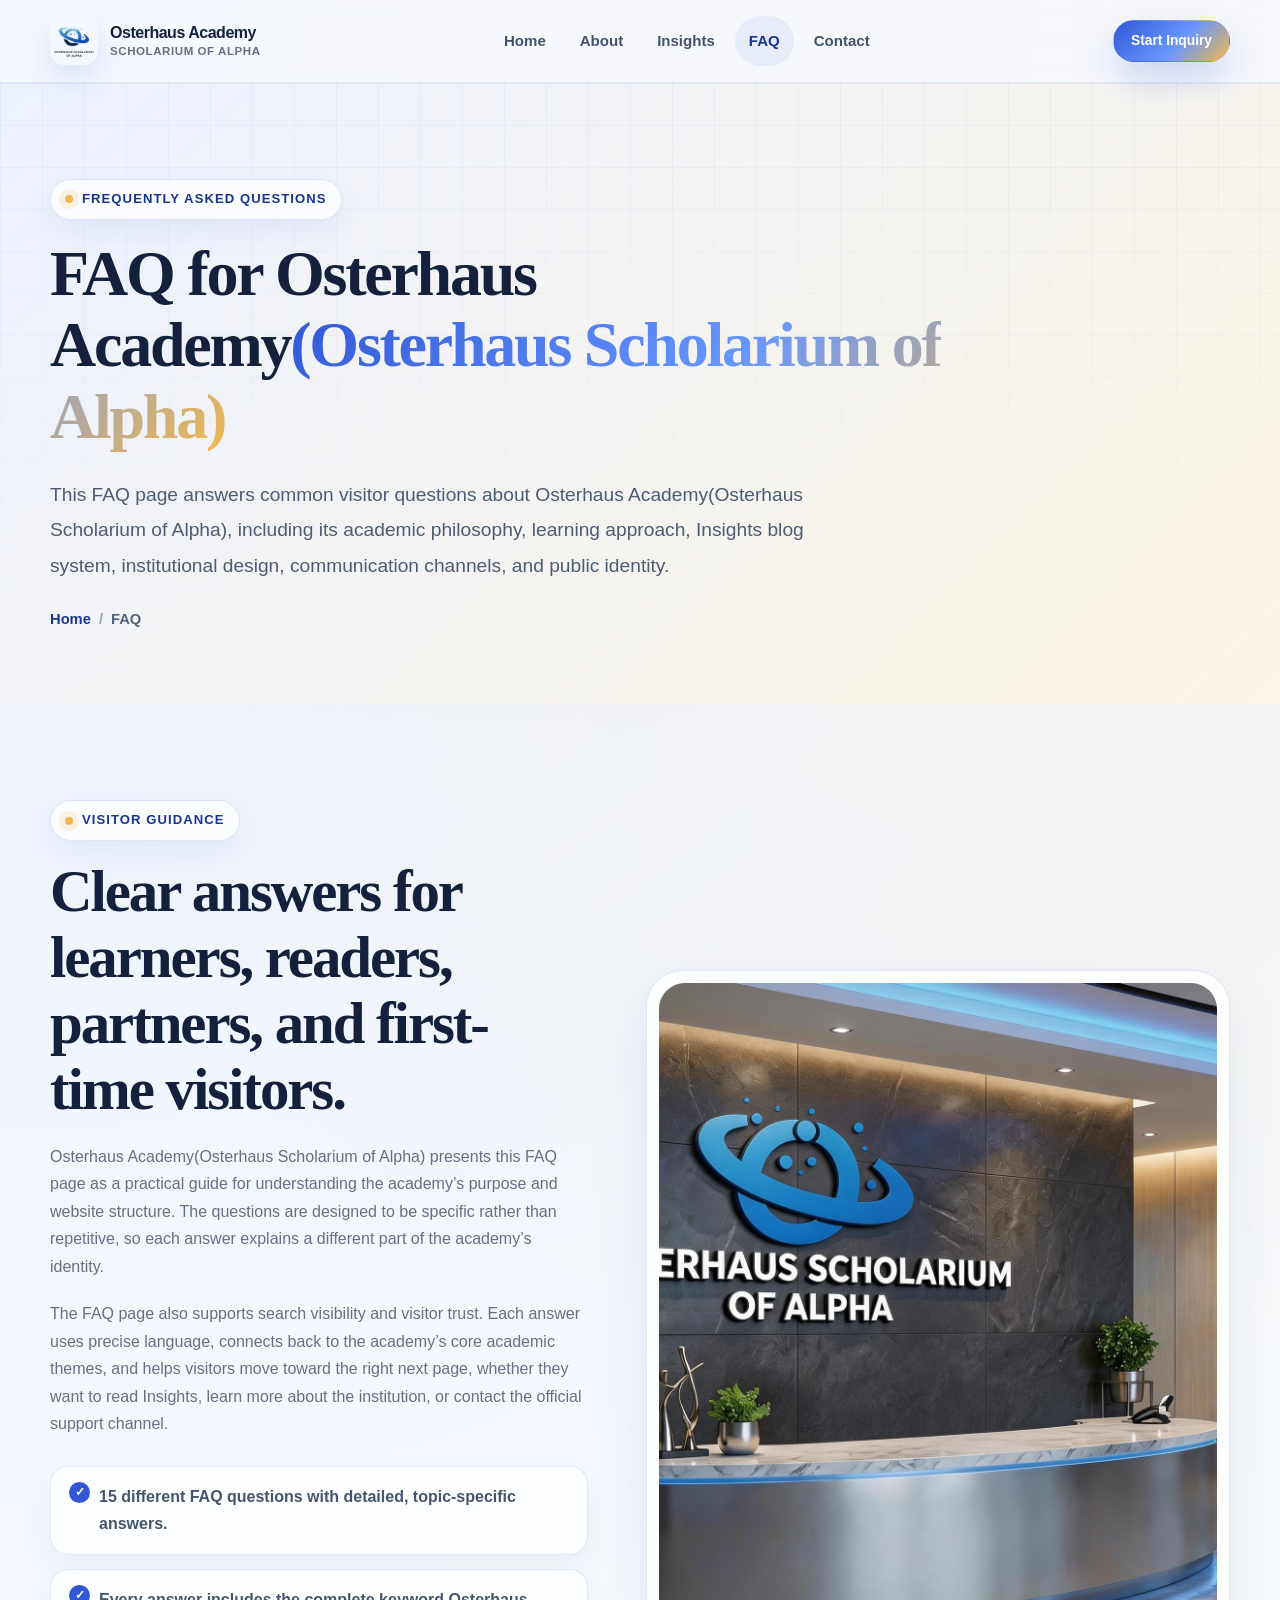
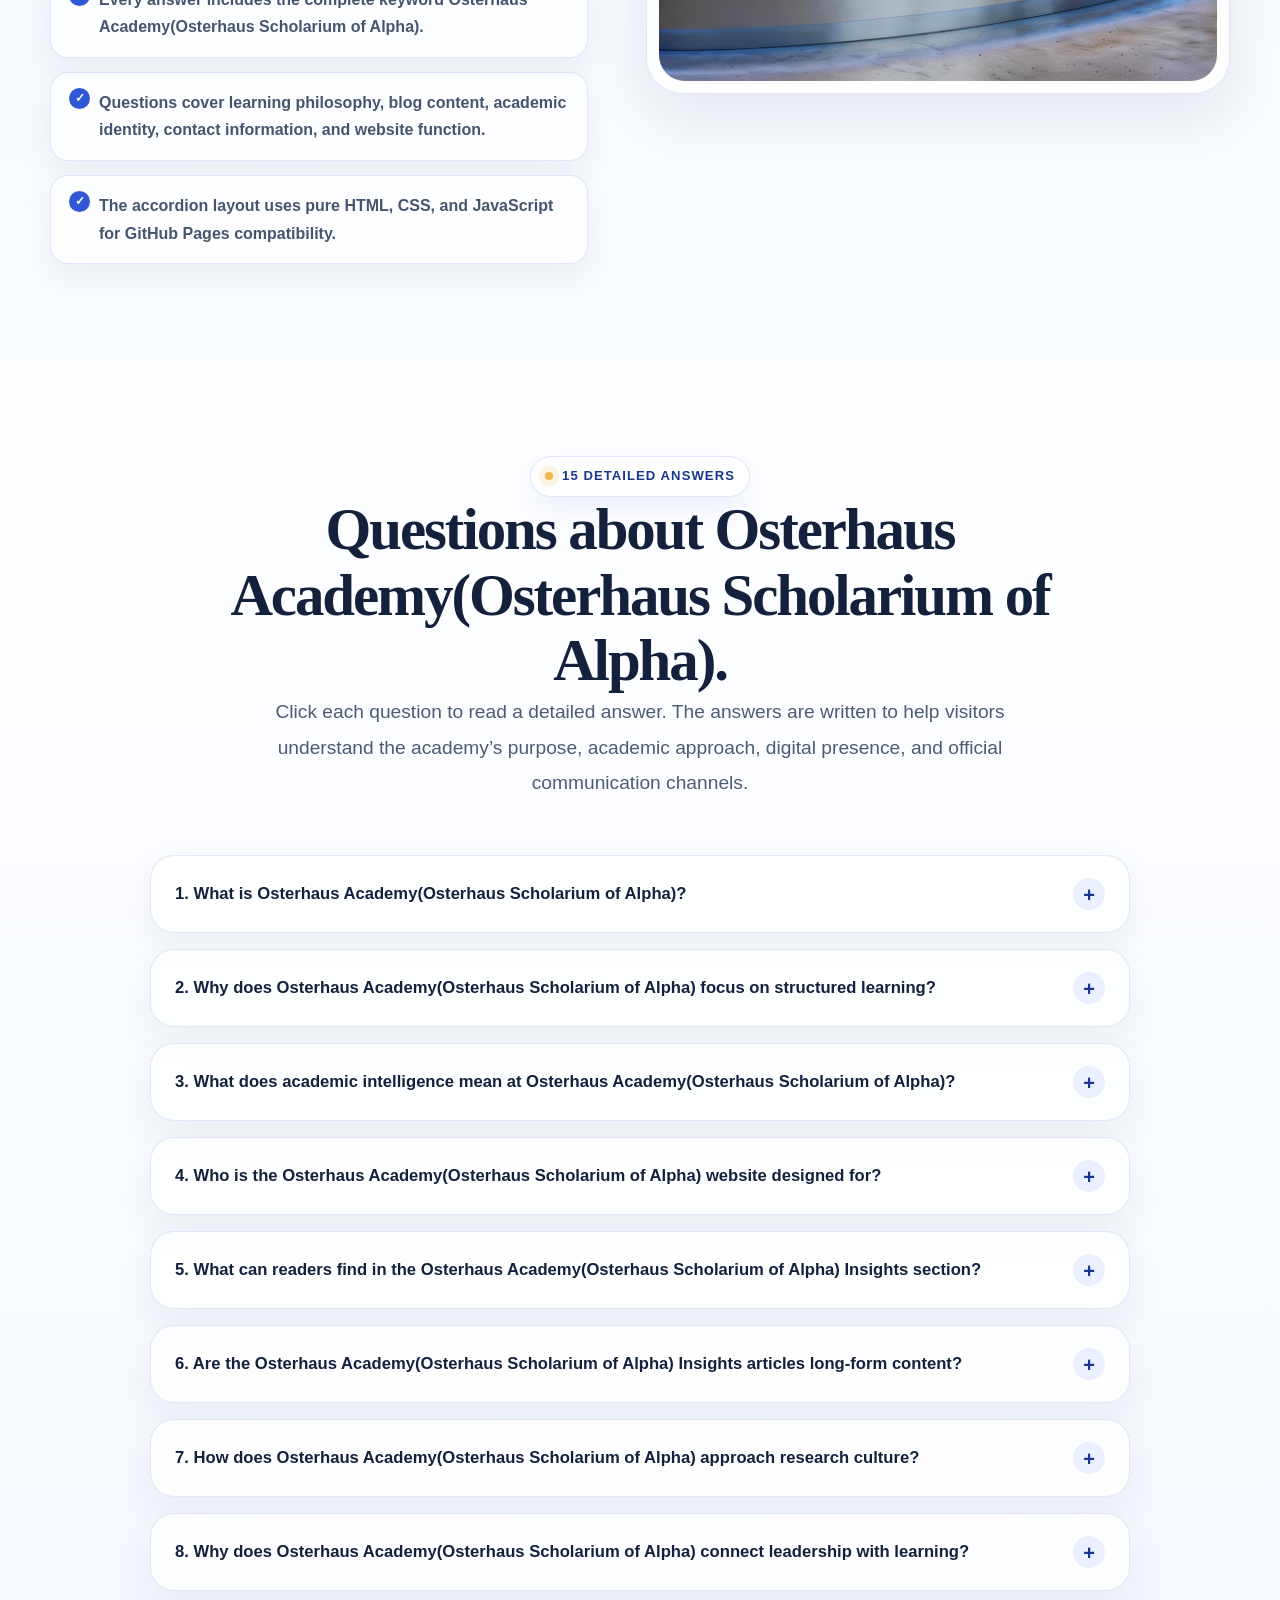
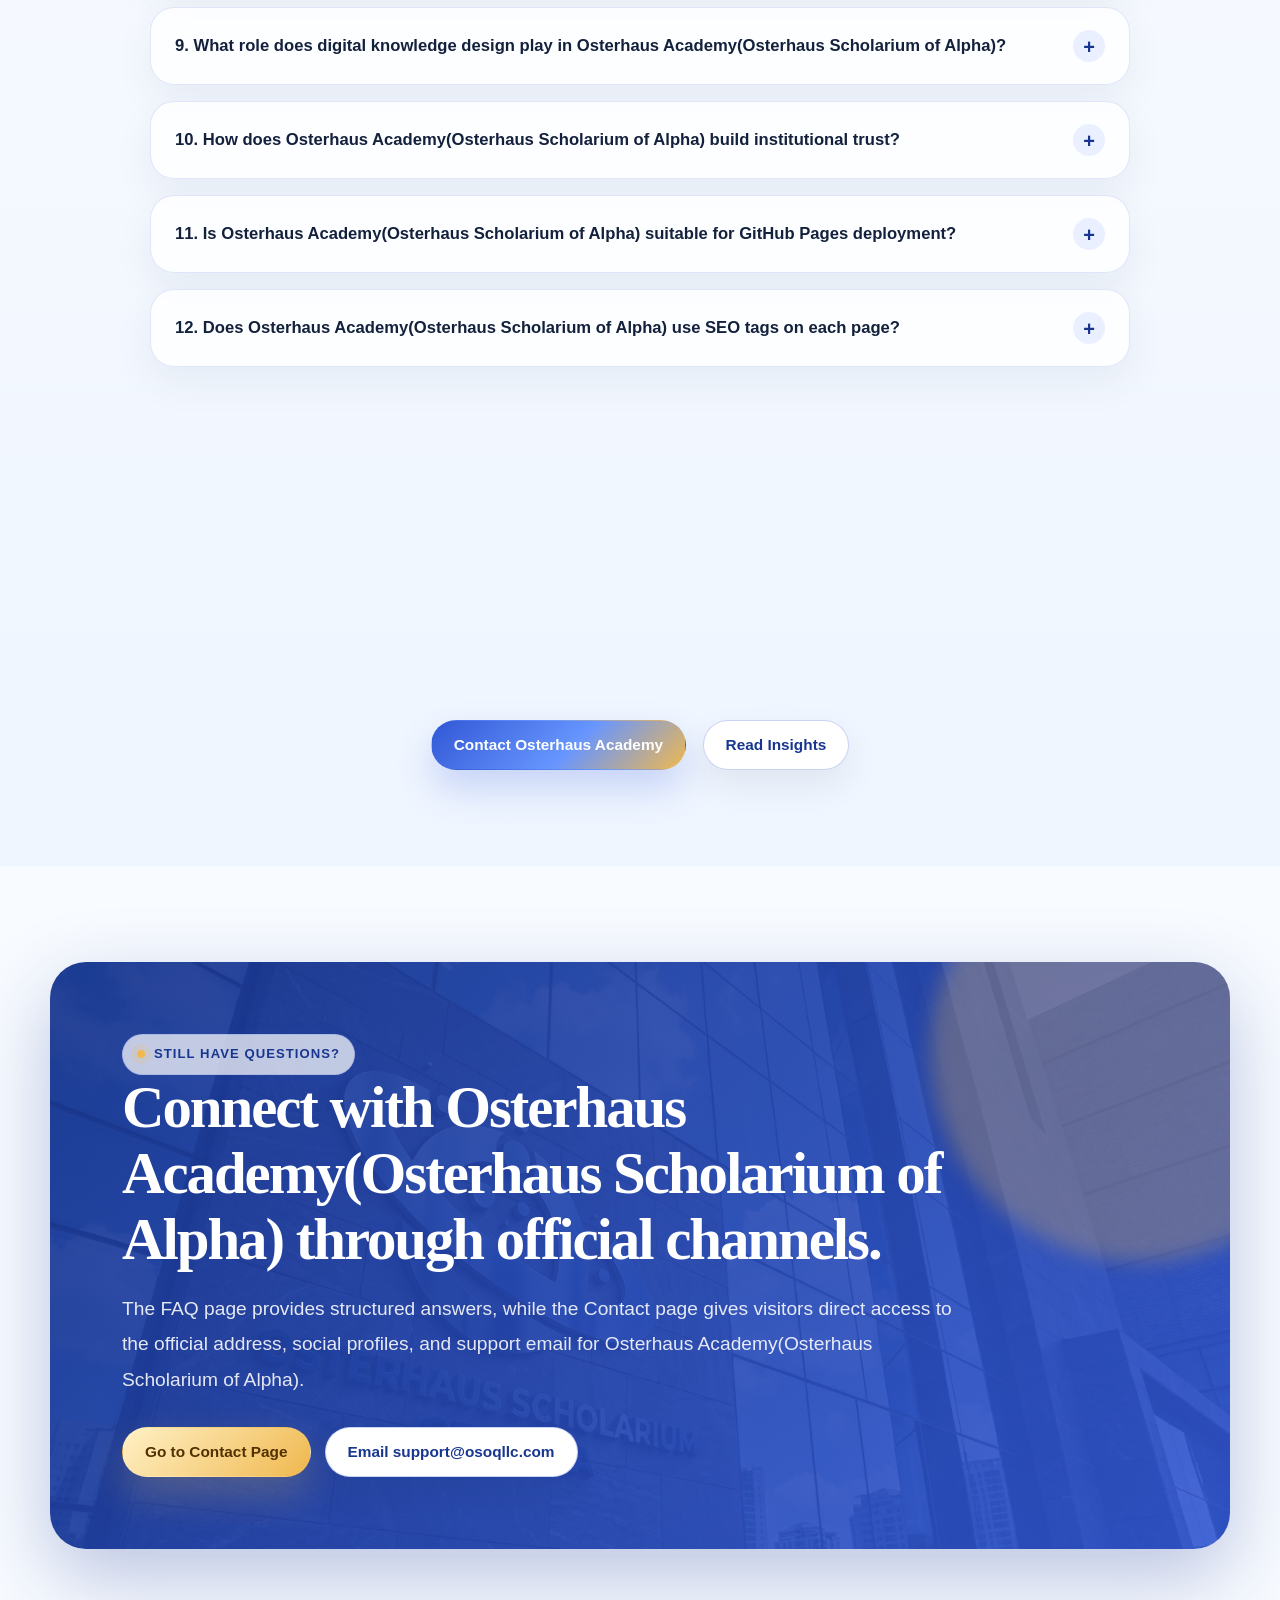
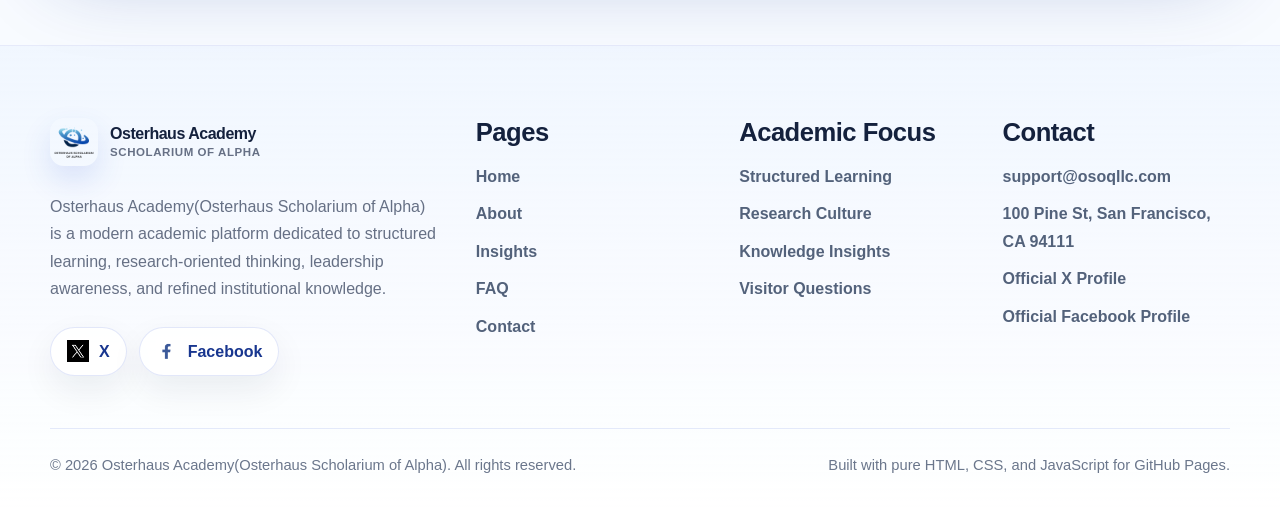
<file: faq.html>
<!DOCTYPE html>
<html lang="en">
<head>
  <!-- =====================================================
       Osterhaus Academy(Osterhaus Scholarium of Alpha)
       FAQ Page
       File: faq.html
       ===================================================== -->

  <meta charset="UTF-8" />
  <meta http-equiv="X-UA-Compatible" content="IE=edge" />
  <meta name="viewport" content="width=device-width, initial-scale=1.0" />

  <title>FAQ | Osterhaus Academy(Osterhaus Scholarium of Alpha) Questions and Answers</title>
  <meta
    name="description"
    content="Read 15 detailed FAQ questions and answers about Osterhaus Academy(Osterhaus Scholarium of Alpha), including academic philosophy, Insights articles, learning structure, contact channels, website design, and institutional identity."
  />
  <meta
    name="keywords"
    content="Osterhaus Academy(Osterhaus Scholarium of Alpha) FAQ, Osterhaus Academy questions, Osterhaus Scholarium of Alpha answers, academic FAQ, structured learning FAQ, institutional education FAQ"
  />
  <meta name="author" content="Osterhaus Academy(Osterhaus Scholarium of Alpha)" />
  <meta name="robots" content="index, follow" />
  <link rel="canonical" href="https://OsterhausOfficial.github.io/faq.html" />

  <!-- Favicon -->
  <link rel="icon" type="image/png" href="/images/logo.png" />
  <link rel="apple-touch-icon" href="/images/logo.png" />

  <!-- Open Graph -->
  <meta property="og:type" content="website" />
  <meta property="og:title" content="FAQ | Osterhaus Academy(Osterhaus Scholarium of Alpha)" />
  <meta
    property="og:description"
    content="Explore detailed questions and answers about Osterhaus Academy(Osterhaus Scholarium of Alpha), its learning philosophy, Insights system, academic identity, and contact information."
  />
  <meta property="og:url" content="https://OsterhausOfficial.github.io/faq.html" />
  <meta property="og:image" content="https://OsterhausOfficial.github.io/images/img6.jpg" />
  <meta property="og:site_name" content="Osterhaus Academy(Osterhaus Scholarium of Alpha)" />

  <!-- Twitter Card -->
  <meta name="twitter:card" content="summary_large_image" />
  <meta name="twitter:title" content="FAQ | Osterhaus Academy(Osterhaus Scholarium of Alpha)" />
  <meta
    name="twitter:description"
    content="15 detailed FAQ entries about Osterhaus Academy(Osterhaus Scholarium of Alpha), designed for visitors, learners, and academic readers."
  />
  <meta name="twitter:image" content="https://OsterhausOfficial.github.io/images/img6.jpg" />

  <!-- Styles -->
  <link rel="stylesheet" href="/css/style.css" />

  <!-- Structured Data: FAQPage -->
  <script type="application/ld+json">
  {
    "@context": "https://schema.org",
    "@graph": [
      {
        "@type": "EducationalOrganization",
        "@id": "https://OsterhausOfficial.github.io/#organization",
        "name": "Osterhaus Academy(Osterhaus Scholarium of Alpha)",
        "alternateName": "Osterhaus Scholarium of Alpha",
        "url": "https://OsterhausOfficial.github.io/",
        "logo": "https://OsterhausOfficial.github.io/images/logo.png",
        "email": "support@osoqllc.com",
        "address": {
          "@type": "PostalAddress",
          "streetAddress": "100 Pine St",
          "addressLocality": "San Francisco",
          "addressRegion": "CA",
          "postalCode": "94111",
          "addressCountry": "US"
        },
        "sameAs": [
          "https://x.com/OsterhausNEWS",
          "https://www.facebook.com/profile.php?id=61590265544709"
        ]
      },
      {
        "@type": "FAQPage",
        "@id": "https://OsterhausOfficial.github.io/faq.html#faq",
        "mainEntity": [
          {
            "@type": "Question",
            "name": "What is Osterhaus Academy(Osterhaus Scholarium of Alpha)?",
            "acceptedAnswer": {
              "@type": "Answer",
              "text": "Osterhaus Academy(Osterhaus Scholarium of Alpha) is a modern academic-style institution focused on structured learning, research-oriented thinking, analytical literacy, leadership awareness, and refined intellectual development."
            }
          },
          {
            "@type": "Question",
            "name": "Why does Osterhaus Academy(Osterhaus Scholarium of Alpha) emphasize structured learning?",
            "acceptedAnswer": {
              "@type": "Answer",
              "text": "Osterhaus Academy(Osterhaus Scholarium of Alpha) emphasizes structured learning because learners need clear pathways, organized concepts, and guided interpretation to turn information into meaningful academic understanding."
            }
          },
          {
            "@type": "Question",
            "name": "How does Osterhaus Academy(Osterhaus Scholarium of Alpha) define academic intelligence?",
            "acceptedAnswer": {
              "@type": "Answer",
              "text": "Osterhaus Academy(Osterhaus Scholarium of Alpha) defines academic intelligence as the ability to observe carefully, interpret responsibly, connect ideas meaningfully, and express knowledge with clarity."
            }
          },
          {
            "@type": "Question",
            "name": "What can visitors read in the Osterhaus Academy(Osterhaus Scholarium of Alpha) Insights section?",
            "acceptedAnswer": {
              "@type": "Answer",
              "text": "The Insights section of Osterhaus Academy(Osterhaus Scholarium of Alpha) contains five long-form articles about academic intelligence, research culture, leadership learning, digital knowledge design, and institutional trust."
            }
          },
          {
            "@type": "Question",
            "name": "How can visitors contact Osterhaus Academy(Osterhaus Scholarium of Alpha)?",
            "acceptedAnswer": {
              "@type": "Answer",
              "text": "Visitors can contact Osterhaus Academy(Osterhaus Scholarium of Alpha) through the official email support@osoqllc.com, the Contact page, the X profile, the Facebook profile, or the listed San Francisco address."
            }
          }
        ]
      },
      {
        "@type": "BreadcrumbList",
        "itemListElement": [
          {
            "@type": "ListItem",
            "position": 1,
            "name": "Home",
            "item": "https://OsterhausOfficial.github.io/"
          },
          {
            "@type": "ListItem",
            "position": 2,
            "name": "FAQ",
            "item": "https://OsterhausOfficial.github.io/faq.html"
          }
        ]
      }
    ]
  }
  </script>
</head>

<body>
  <div class="reading-progress" aria-hidden="true"></div>

  <!-- Header -->
  <header class="site-header">
    <nav class="navbar" aria-label="Primary Navigation">
      <a class="brand" href="/index.html" aria-label="Osterhaus Academy Home">
        <img class="brand-logo" src="/images/logo.png" alt="Osterhaus Academy(Osterhaus Scholarium of Alpha) logo" />
        <span class="brand-text">
          <span class="brand-name">Osterhaus Academy</span>
          <span class="brand-subtitle">Scholarium of Alpha</span>
        </span>
      </a>

      <div class="nav-links" id="primary-navigation">
        <a class="nav-link" href="/index.html">Home</a>
        <a class="nav-link" href="/about.html">About</a>
        <a class="nav-link" href="/insights.html">Insights</a>
        <a class="nav-link active" href="/faq.html">FAQ</a>
        <a class="nav-link" href="/contact.html">Contact</a>
      </div>

      <div class="nav-cta">
        <a class="btn btn-primary btn-small" href="/contact.html">Start Inquiry</a>
        <button class="menu-toggle" type="button" aria-label="Open navigation menu" aria-expanded="false" aria-controls="primary-navigation">
          <span></span>
          <span></span>
          <span></span>
        </button>
      </div>
    </nav>
  </header>

  <main>
    <!-- Page Hero -->
    <section class="page-hero">
      <div class="container">
        <div class="page-hero-inner reveal">
          <span class="eyebrow">Frequently Asked Questions</span>
          <h1>FAQ for Osterhaus Academy<span class="text-gradient">(Osterhaus Scholarium of Alpha)</span></h1>
          <p class="lead">
            This FAQ page answers common visitor questions about Osterhaus Academy(Osterhaus Scholarium of Alpha), including its academic philosophy, learning approach, Insights blog system, institutional design, communication channels, and public identity.
          </p>
          <div class="breadcrumb" aria-label="Breadcrumb">
            <a href="/index.html">Home</a>
            <span>/</span>
            <strong>FAQ</strong>
          </div>
        </div>
      </div>
    </section>

    <!-- FAQ Introduction -->
    <section class="section">
      <div class="container split">
        <div class="split-content reveal">
          <span class="eyebrow">Visitor Guidance</span>
          <h2>Clear answers for learners, readers, partners, and first-time visitors.</h2>
          <p>
            Osterhaus Academy(Osterhaus Scholarium of Alpha) presents this FAQ page as a practical guide for understanding the academy’s purpose and website structure. The questions are designed to be specific rather than repetitive, so each answer explains a different part of the academy’s identity.
          </p>
          <p>
            The FAQ page also supports search visibility and visitor trust. Each answer uses precise language, connects back to the academy’s core academic themes, and helps visitors move toward the right next page, whether they want to read Insights, learn more about the institution, or contact the official support channel.
          </p>

          <ul class="split-list">
            <li>15 different FAQ questions with detailed, topic-specific answers.</li>
            <li>Every answer includes the complete keyword Osterhaus Academy(Osterhaus Scholarium of Alpha).</li>
            <li>Questions cover learning philosophy, blog content, academic identity, contact information, and website function.</li>
            <li>The accordion layout uses pure HTML, CSS, and JavaScript for GitHub Pages compatibility.</li>
          </ul>
        </div>

        <div class="split-media reveal reveal-delay-1">
          <div class="split-media-frame tall">
            <img src="/images/img6.jpg" alt="FAQ visual for Osterhaus Academy(Osterhaus Scholarium of Alpha)" />
          </div>
        </div>
      </div>
    </section>

    <!-- FAQ Accordion -->
    <section class="section section-muted">
      <div class="container">
        <div class="section-title-wrap reveal">
          <span class="eyebrow">15 Detailed Answers</span>
          <h2>Questions about Osterhaus Academy(Osterhaus Scholarium of Alpha).</h2>
          <p class="lead">
            Click each question to read a detailed answer. The answers are written to help visitors understand the academy’s purpose, academic approach, digital presence, and official communication channels.
          </p>
        </div>

        <div class="faq-wrap">
          <!-- FAQ 1 -->
          <div class="faq-item reveal">
            <button class="faq-question" type="button" aria-expanded="false">
              1. What is Osterhaus Academy(Osterhaus Scholarium of Alpha)?
            </button>
            <div class="faq-answer">
              <div class="faq-answer-inner">
                <p>
                  Osterhaus Academy(Osterhaus Scholarium of Alpha) is a modern academic-style institution built around structured learning, research-oriented thinking, analytical literacy, leadership awareness, and refined intellectual development. It presents education as a guided process of understanding rather than a simple collection of disconnected facts.
                </p>
              </div>
            </div>
          </div>

          <!-- FAQ 2 -->
          <div class="faq-item reveal reveal-delay-1">
            <button class="faq-question" type="button" aria-expanded="false">
              2. Why does Osterhaus Academy(Osterhaus Scholarium of Alpha) focus on structured learning?
            </button>
            <div class="faq-answer">
              <div class="faq-answer-inner">
                <p>
                  Osterhaus Academy(Osterhaus Scholarium of Alpha) focuses on structured learning because learners need clear pathways to move from basic concepts to deeper interpretation. Structure helps visitors understand context, compare ideas, organize knowledge, and build confidence instead of feeling overwhelmed by scattered information.
                </p>
              </div>
            </div>
          </div>

          <!-- FAQ 3 -->
          <div class="faq-item reveal reveal-delay-2">
            <button class="faq-question" type="button" aria-expanded="false">
              3. What does academic intelligence mean at Osterhaus Academy(Osterhaus Scholarium of Alpha)?
            </button>
            <div class="faq-answer">
              <div class="faq-answer-inner">
                <p>
                  At Osterhaus Academy(Osterhaus Scholarium of Alpha), academic intelligence means the ability to observe carefully, interpret responsibly, synthesize ideas, and communicate understanding clearly. It is a long-term intellectual habit that helps learners transform information into meaningful knowledge.
                </p>
              </div>
            </div>
          </div>

          <!-- FAQ 4 -->
          <div class="faq-item reveal reveal-delay-3">
            <button class="faq-question" type="button" aria-expanded="false">
              4. Who is the Osterhaus Academy(Osterhaus Scholarium of Alpha) website designed for?
            </button>
            <div class="faq-answer">
              <div class="faq-answer-inner">
                <p>
                  The website of Osterhaus Academy(Osterhaus Scholarium of Alpha) is designed for learners, visitors, academic readers, professionals, institutional partners, and anyone interested in structured education, research culture, leadership learning, and refined academic communication.
                </p>
              </div>
            </div>
          </div>

          <!-- FAQ 5 -->
          <div class="faq-item reveal">
            <button class="faq-question" type="button" aria-expanded="false">
              5. What can readers find in the Osterhaus Academy(Osterhaus Scholarium of Alpha) Insights section?
            </button>
            <div class="faq-answer">
              <div class="faq-answer-inner">
                <p>
                  The Insights section of Osterhaus Academy(Osterhaus Scholarium of Alpha) contains five long-form academic articles. These articles explore academic intelligence, research culture, leadership learning, digital knowledge design, and institutional trust through detailed explanations and structured article layouts.
                </p>
              </div>
            </div>
          </div>

          <!-- FAQ 6 -->
          <div class="faq-item reveal reveal-delay-1">
            <button class="faq-question" type="button" aria-expanded="false">
              6. Are the Osterhaus Academy(Osterhaus Scholarium of Alpha) Insights articles long-form content?
            </button>
            <div class="faq-answer">
              <div class="faq-answer-inner">
                <p>
                  Yes. The Insights articles from Osterhaus Academy(Osterhaus Scholarium of Alpha) are written as long-form academic content. Each article is designed to provide depth, context, interpretation, and substantial educational value instead of short promotional summaries.
                </p>
              </div>
            </div>
          </div>

          <!-- FAQ 7 -->
          <div class="faq-item reveal reveal-delay-2">
            <button class="faq-question" type="button" aria-expanded="false">
              7. How does Osterhaus Academy(Osterhaus Scholarium of Alpha) approach research culture?
            </button>
            <div class="faq-answer">
              <div class="faq-answer-inner">
                <p>
                  Osterhaus Academy(Osterhaus Scholarium of Alpha) approaches research culture as a disciplined way of asking better questions, evaluating evidence, understanding context, comparing sources, and remaining intellectually humble. Research is presented as a learning habit, not only a technical task.
                </p>
              </div>
            </div>
          </div>

          <!-- FAQ 8 -->
          <div class="faq-item reveal reveal-delay-3">
            <button class="faq-question" type="button" aria-expanded="false">
              8. Why does Osterhaus Academy(Osterhaus Scholarium of Alpha) connect leadership with learning?
            </button>
            <div class="faq-answer">
              <div class="faq-answer-inner">
                <p>
                  Osterhaus Academy(Osterhaus Scholarium of Alpha) connects leadership with learning because strong leadership depends on knowledge structure, reflective judgment, responsible communication, and careful decision-making. Leadership is treated as an academic practice that can be developed through disciplined study.
                </p>
              </div>
            </div>
          </div>

          <!-- FAQ 9 -->
          <div class="faq-item reveal">
            <button class="faq-question" type="button" aria-expanded="false">
              9. What role does digital knowledge design play in Osterhaus Academy(Osterhaus Scholarium of Alpha)?
            </button>
            <div class="faq-answer">
              <div class="faq-answer-inner">
                <p>
                  Digital knowledge design helps Osterhaus Academy(Osterhaus Scholarium of Alpha) present academic content in a readable, organized, and trustworthy way. Page hierarchy, responsive layout, article navigation, image placement, and SEO metadata all support a stronger learning experience.
                </p>
              </div>
            </div>
          </div>

          <!-- FAQ 10 -->
          <div class="faq-item reveal reveal-delay-1">
            <button class="faq-question" type="button" aria-expanded="false">
              10. How does Osterhaus Academy(Osterhaus Scholarium of Alpha) build institutional trust?
            </button>
            <div class="faq-answer">
              <div class="faq-answer-inner">
                <p>
                  Osterhaus Academy(Osterhaus Scholarium of Alpha) builds institutional trust through consistent page design, detailed academic writing, transparent contact information, clear navigation, SEO-ready metadata, and a unified public identity across Home, About, Insights, FAQ, and Contact pages.
                </p>
              </div>
            </div>
          </div>

          <!-- FAQ 11 -->
          <div class="faq-item reveal reveal-delay-2">
            <button class="faq-question" type="button" aria-expanded="false">
              11. Is Osterhaus Academy(Osterhaus Scholarium of Alpha) suitable for GitHub Pages deployment?
            </button>
            <div class="faq-answer">
              <div class="faq-answer-inner">
                <p>
                  Yes. The website for Osterhaus Academy(Osterhaus Scholarium of Alpha) is designed with pure HTML, CSS, and JavaScript, so it is suitable for GitHub Pages deployment without a backend, database, or server-side framework.
                </p>
              </div>
            </div>
          </div>

          <!-- FAQ 12 -->
          <div class="faq-item reveal reveal-delay-3">
            <button class="faq-question" type="button" aria-expanded="false">
              12. Does Osterhaus Academy(Osterhaus Scholarium of Alpha) use SEO tags on each page?
            </button>
            <div class="faq-answer">
              <div class="faq-answer-inner">
                <p>
                  Yes. Each page of Osterhaus Academy(Osterhaus Scholarium of Alpha) includes SEO-focused HTML tags such as title, description, keywords, canonical URL, Open Graph metadata, Twitter Card metadata, favicon references, and structured data where appropriate.
                </p>
              </div>
            </div>
          </div>

          <!-- FAQ 13 -->
          <div class="faq-item reveal">
            <button class="faq-question" type="button" aria-expanded="false">
              13. How can visitors contact Osterhaus Academy(Osterhaus Scholarium of Alpha)?
            </button>
            <div class="faq-answer">
              <div class="faq-answer-inner">
                <p>
                  Visitors can contact Osterhaus Academy(Osterhaus Scholarium of Alpha) by emailing support@osoqllc.com, visiting the Contact page, opening the official X profile, viewing the official Facebook profile, or using the clickable map link for 100 Pine St, San Francisco, California 94111.
                </p>
              </div>
            </div>
          </div>

          <!-- FAQ 14 -->
          <div class="faq-item reveal reveal-delay-1">
            <button class="faq-question" type="button" aria-expanded="false">
              14. Why does Osterhaus Academy(Osterhaus Scholarium of Alpha) use a bright academic visual style?
            </button>
            <div class="faq-answer">
              <div class="faq-answer-inner">
                <p>
                  Osterhaus Academy(Osterhaus Scholarium of Alpha) uses a bright academic visual style to communicate clarity, trust, intellectual energy, and institutional refinement. The blue, white, and gold-inspired palette supports a calm but elevated academy atmosphere.
                </p>
              </div>
            </div>
          </div>

          <!-- FAQ 15 -->
          <div class="faq-item reveal reveal-delay-2">
            <button class="faq-question" type="button" aria-expanded="false">
              15. What makes Osterhaus Academy(Osterhaus Scholarium of Alpha) different from a simple informational website?
            </button>
            <div class="faq-answer">
              <div class="faq-answer-inner">
                <p>
                  Osterhaus Academy(Osterhaus Scholarium of Alpha) is different from a simple informational website because it includes a complete academic structure: rich page content, a five-article Insights blog system, detailed FAQ answers, official contact channels, unified design, and SEO-ready institutional presentation.
                </p>
              </div>
            </div>
          </div>
        </div>

        <div class="text-center" style="margin-top: 46px;">
          <a class="btn btn-primary" href="/contact.html">Contact Osterhaus Academy</a>
          <a class="btn btn-secondary" href="/insights.html" style="margin-left: 12px;">Read Insights</a>
        </div>
      </div>
    </section>

    <!-- CTA -->
    <section class="section">
      <div class="container">
        <div class="cta reveal">
          <div class="cta-content">
            <span class="eyebrow">Still have questions?</span>
            <h2>Connect with Osterhaus Academy(Osterhaus Scholarium of Alpha) through official channels.</h2>
            <p class="lead">
              The FAQ page provides structured answers, while the Contact page gives visitors direct access to the official address, social profiles, and support email for Osterhaus Academy(Osterhaus Scholarium of Alpha).
            </p>
            <div class="btn-row">
              <a class="btn btn-gold" href="/contact.html">Go to Contact Page</a>
              <a class="btn btn-secondary" href="mailto:support@osoqllc.com">Email support@osoqllc.com</a>
            </div>
          </div>
        </div>
      </div>
    </section>
  </main>

  <!-- Footer -->
  <footer class="site-footer">
    <div class="container">
      <div class="footer-grid">
        <div class="footer-brand">
          <a class="brand" href="/index.html" aria-label="Osterhaus Academy Home">
            <img class="brand-logo" src="/images/logo.png" alt="Osterhaus Academy(Osterhaus Scholarium of Alpha) logo" />
            <span class="brand-text">
              <span class="brand-name">Osterhaus Academy</span>
              <span class="brand-subtitle">Scholarium of Alpha</span>
            </span>
          </a>

          <p>
            Osterhaus Academy(Osterhaus Scholarium of Alpha) is a modern academic platform dedicated to structured learning, research-oriented thinking, leadership awareness, and refined institutional knowledge.
          </p>

          <div class="social-row">
            <a class="social-link" href="https://x.com/OsterhausNEWS" aria-label="Osterhaus Academy on X">
              <img src="/images/x.png" alt="X social icon" />
              X
            </a>
            <a class="social-link" href="https://www.facebook.com/profile.php?id=61590265544709" aria-label="Osterhaus Academy on Facebook">
              <img src="/images/facebook.png" alt="Facebook social icon" />
              Facebook
            </a>
          </div>
        </div>

        <div>
          <h3 class="footer-title">Pages</h3>
          <div class="footer-links">
            <a href="/index.html">Home</a>
            <a href="/about.html">About</a>
            <a href="/insights.html">Insights</a>
            <a href="/faq.html">FAQ</a>
            <a href="/contact.html">Contact</a>
          </div>
        </div>

        <div>
          <h3 class="footer-title">Academic Focus</h3>
          <div class="footer-links">
            <a href="/about.html">Structured Learning</a>
            <a href="/about.html">Research Culture</a>
            <a href="/insights.html">Knowledge Insights</a>
            <a href="/faq.html">Visitor Questions</a>
          </div>
        </div>

        <div>
          <h3 class="footer-title">Contact</h3>
          <div class="footer-links">
            <a href="mailto:support@osoqllc.com">support@osoqllc.com</a>
            <a href="https://www.google.com/maps/search/?api=1&query=100%20Pine%20St%2C%20San%20Francisco%2C%20CA%2094111">
              100 Pine St, San Francisco, CA 94111
            </a>
            <a href="https://x.com/OsterhausNEWS">Official X Profile</a>
            <a href="https://www.facebook.com/profile.php?id=61590265544709">Official Facebook Profile</a>
          </div>
        </div>
      </div>

      <div class="footer-bottom">
        <span>© <span data-current-year></span> Osterhaus Academy(Osterhaus Scholarium of Alpha). All rights reserved.</span>
        <span>Built with pure HTML, CSS, and JavaScript for GitHub Pages.</span>
      </div>
    </div>
  </footer>

  <button class="back-to-top" type="button" aria-label="Back to top">↑</button>

  <script src="/js/main.js"></script>
</body>
</html>
</file>
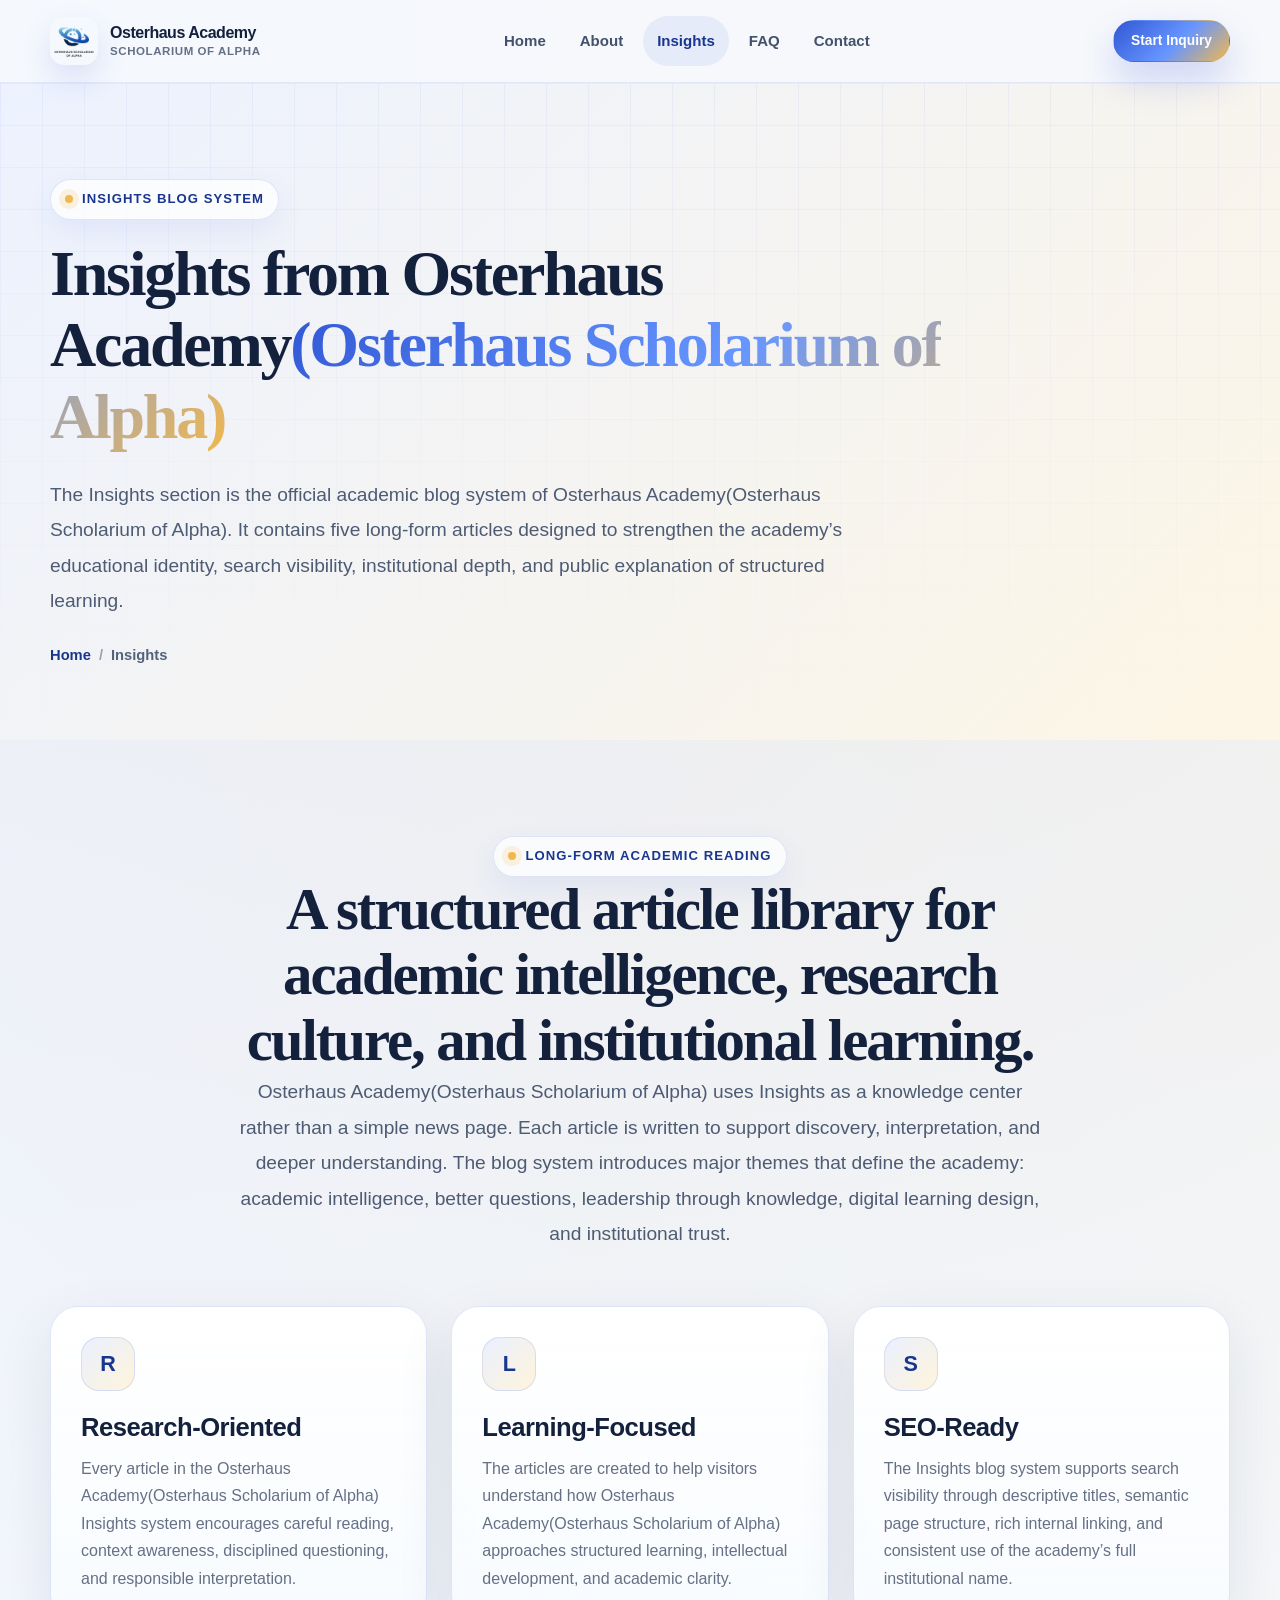
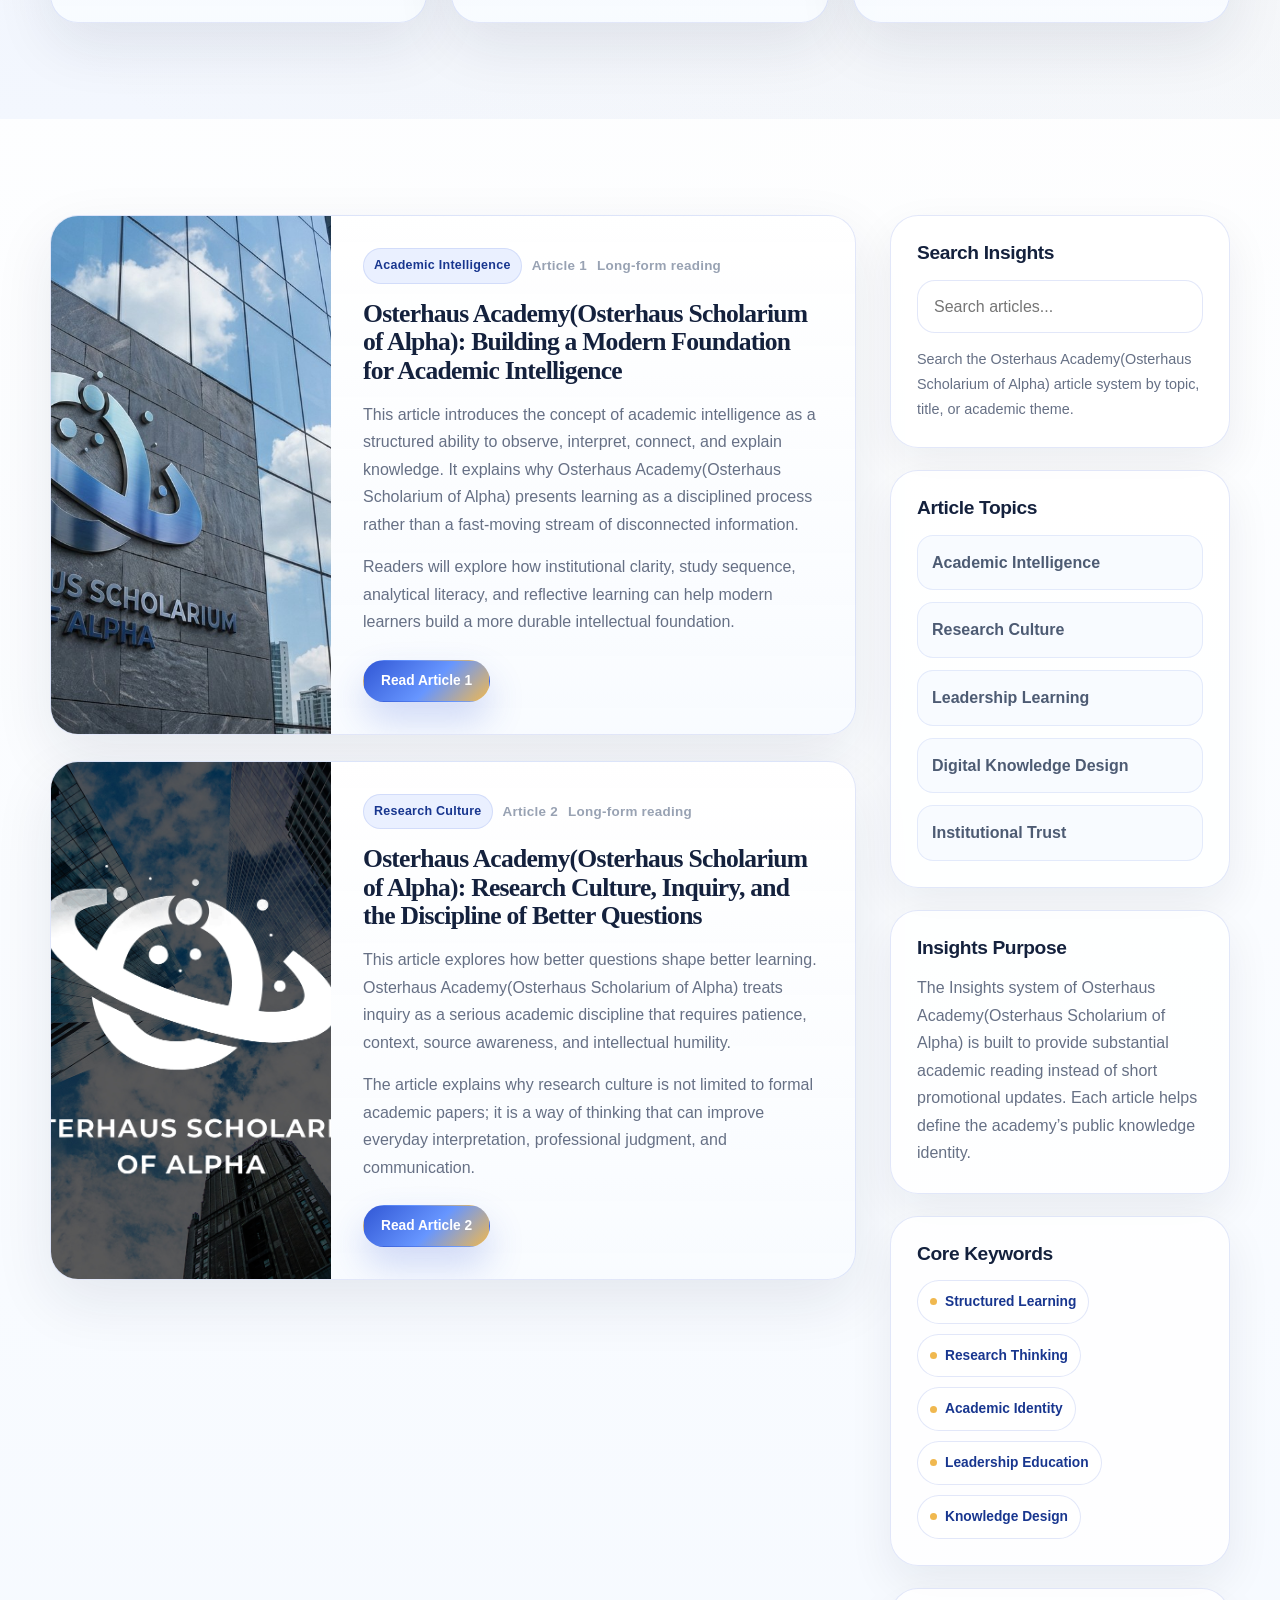
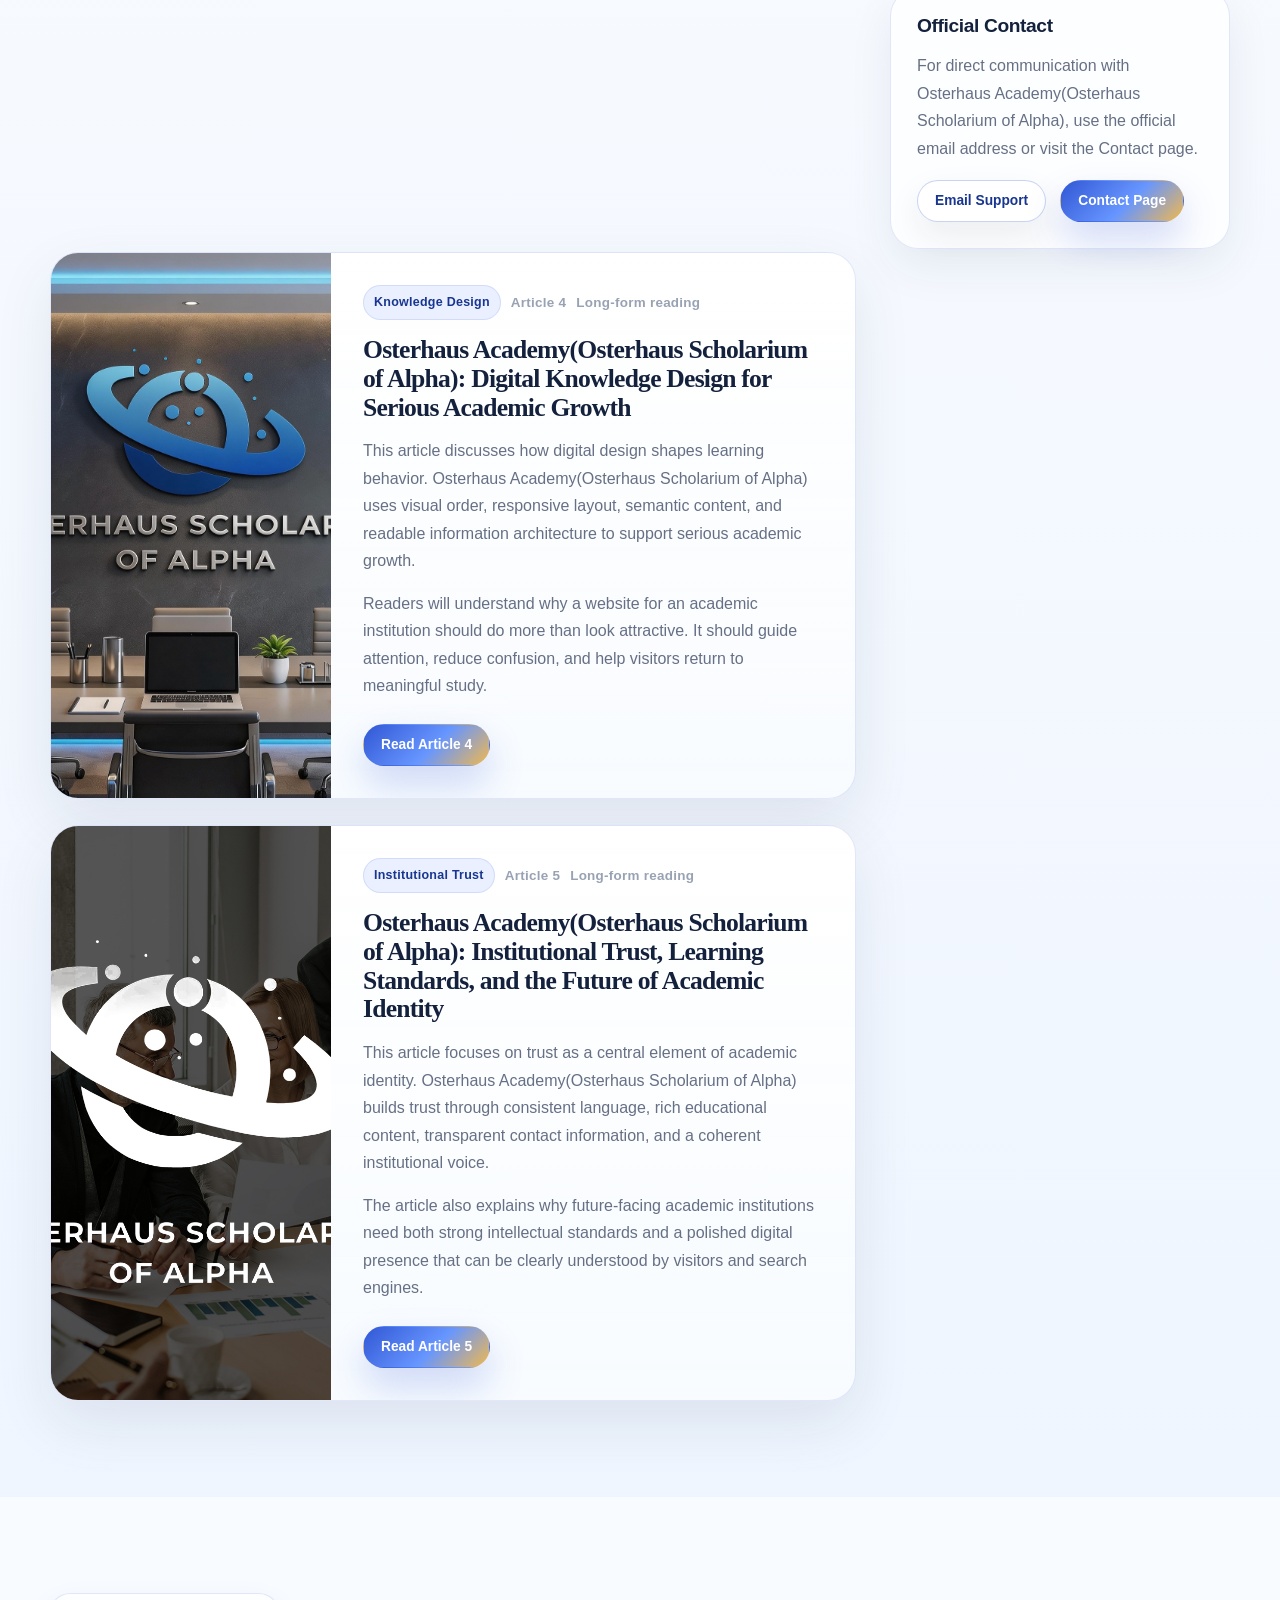
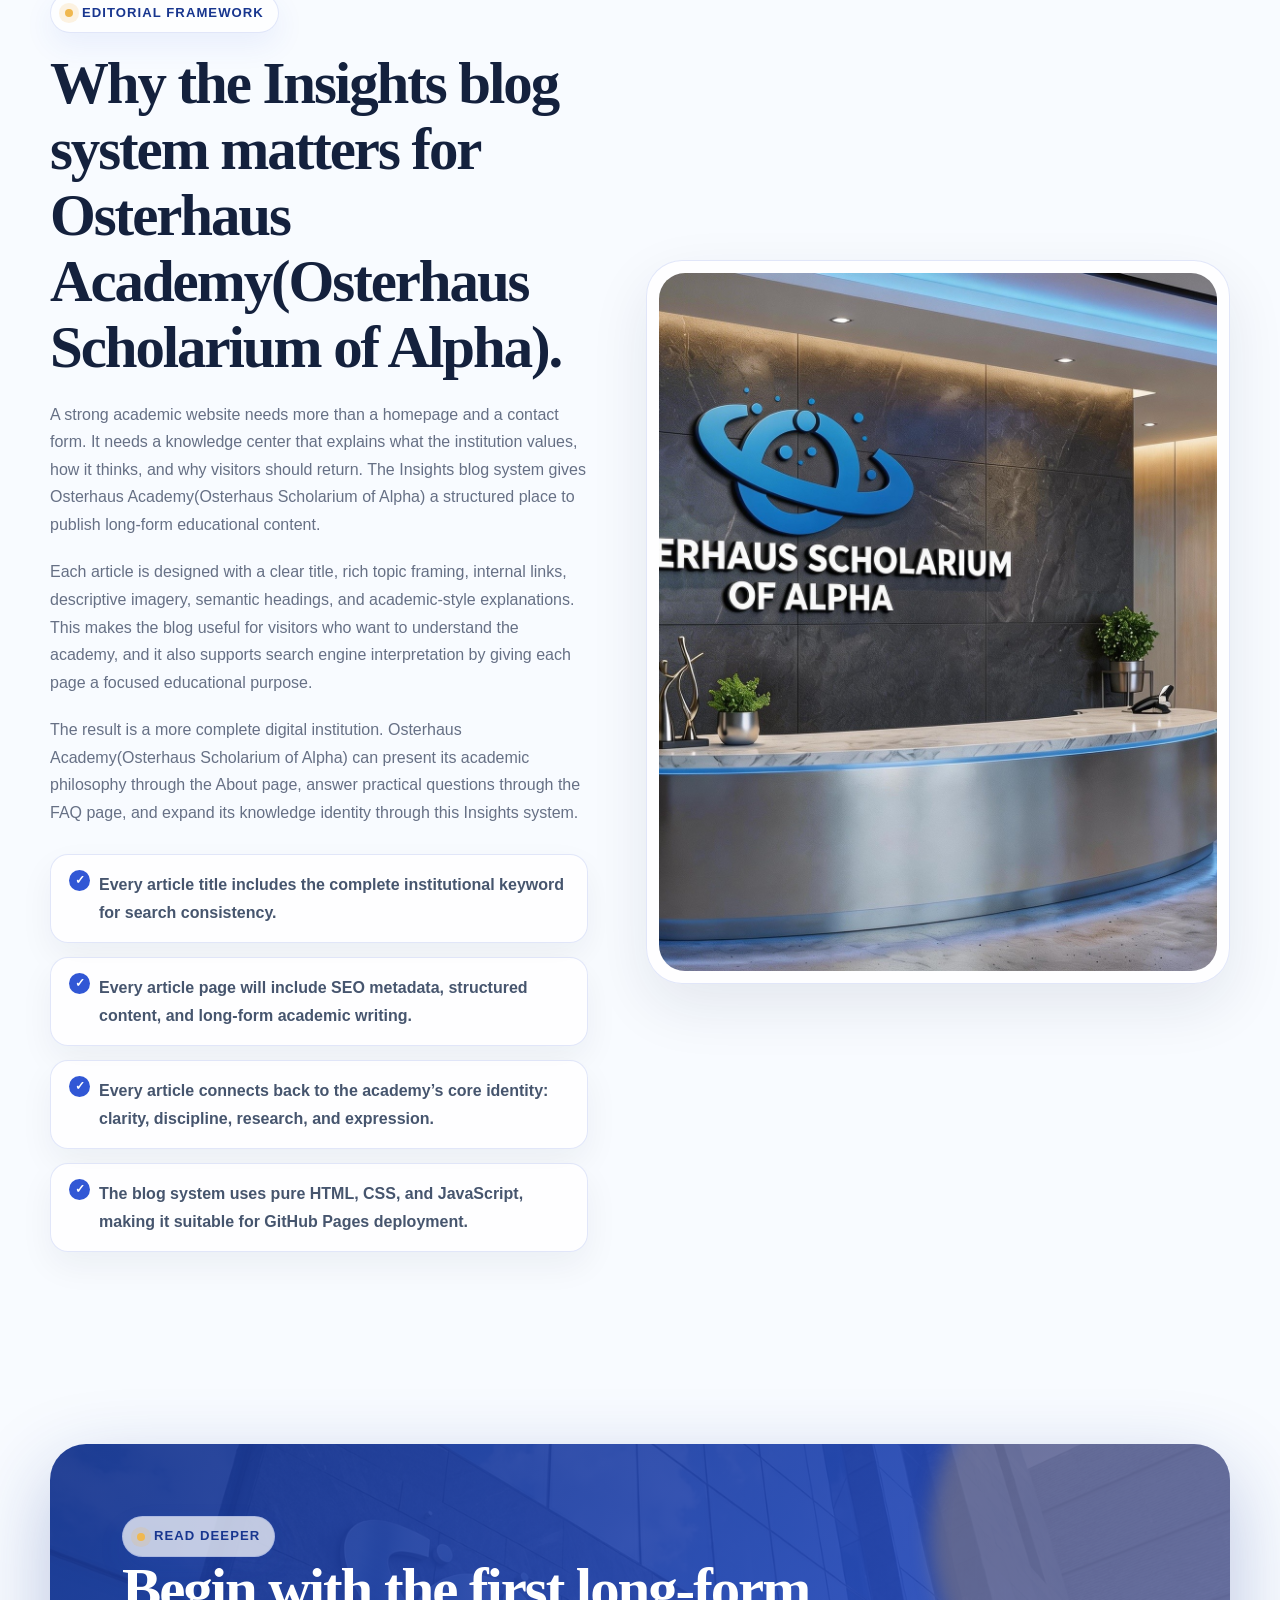
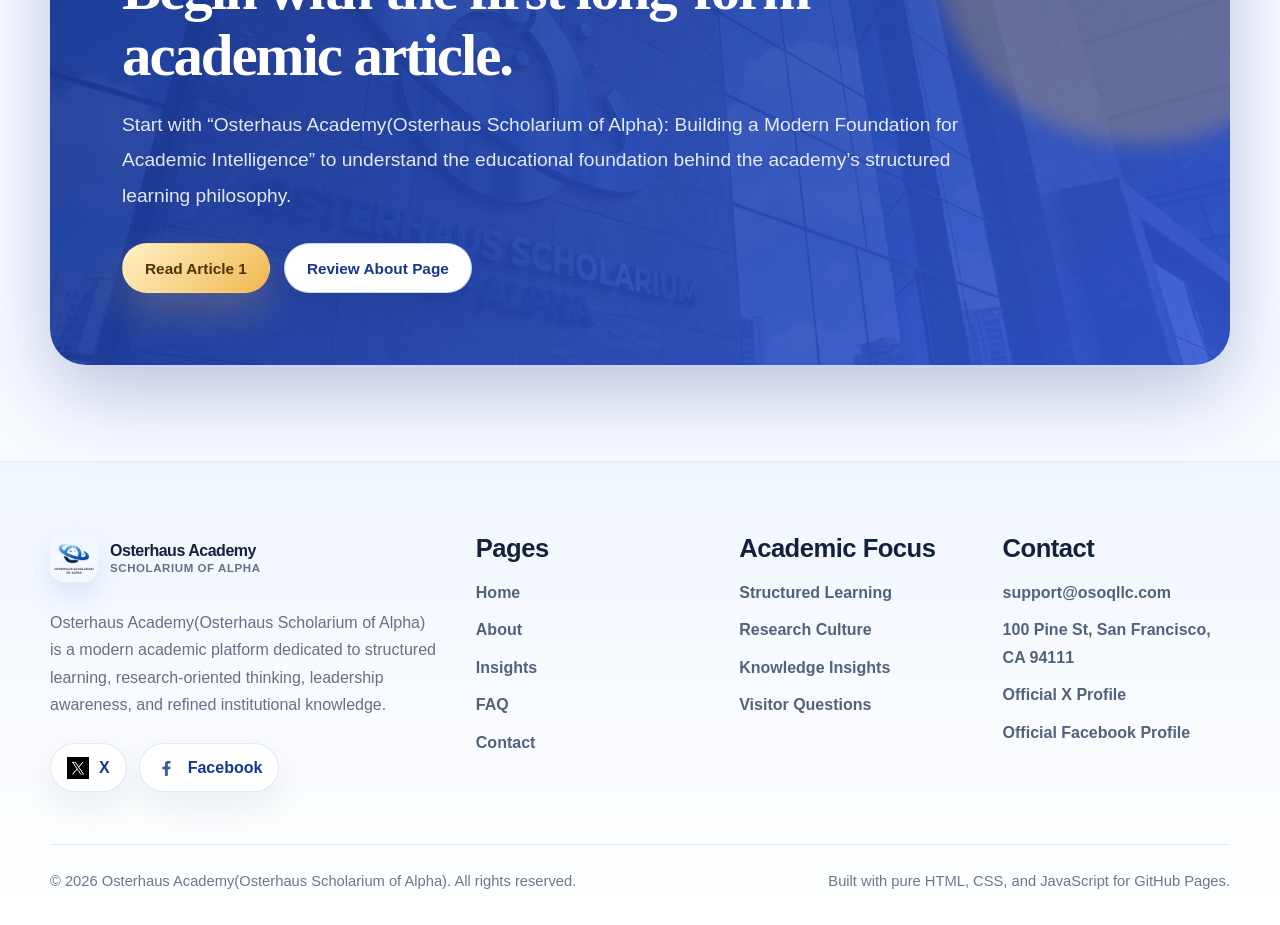
<file: insights.html>
<!DOCTYPE html>
<html lang="en">
<head>
  <!-- =====================================================
       Osterhaus Academy(Osterhaus Scholarium of Alpha)
       Insights Blog System Page
       File: insights.html
       ===================================================== -->

  <meta charset="UTF-8" />
  <meta http-equiv="X-UA-Compatible" content="IE=edge" />
  <meta name="viewport" content="width=device-width, initial-scale=1.0" />

  <title>Insights | Osterhaus Academy(Osterhaus Scholarium of Alpha) Academic Blog System</title>
  <meta
    name="description"
    content="Read the official Insights blog of Osterhaus Academy(Osterhaus Scholarium of Alpha), featuring five long-form academic articles about structured learning, research culture, leadership education, digital knowledge design, and institutional trust."
  />
  <meta
    name="keywords"
    content="Osterhaus Academy(Osterhaus Scholarium of Alpha), Osterhaus Academy Insights, Osterhaus Scholarium of Alpha blog, academic blog, structured learning articles, research culture, leadership education, institutional learning"
  />
  <meta name="author" content="Osterhaus Academy(Osterhaus Scholarium of Alpha)" />
  <meta name="robots" content="index, follow" />
  <link rel="canonical" href="https://OsterhausOfficial.github.io/insights.html" />

  <!-- Favicon -->
  <link rel="icon" type="image/png" href="/images/logo.png" />
  <link rel="apple-touch-icon" href="/images/logo.png" />

  <!-- Open Graph -->
  <meta property="og:type" content="website" />
  <meta property="og:title" content="Insights | Osterhaus Academy(Osterhaus Scholarium of Alpha)" />
  <meta
    property="og:description"
    content="Explore the official Insights blog system of Osterhaus Academy(Osterhaus Scholarium of Alpha), including five SEO-ready long-form academic articles."
  />
  <meta property="og:url" content="https://OsterhausOfficial.github.io/insights.html" />
  <meta property="og:image" content="https://OsterhausOfficial.github.io/images/img1.jpg" />
  <meta property="og:site_name" content="Osterhaus Academy(Osterhaus Scholarium of Alpha)" />

  <!-- Twitter Card -->
  <meta name="twitter:card" content="summary_large_image" />
  <meta name="twitter:title" content="Insights | Osterhaus Academy(Osterhaus Scholarium of Alpha)" />
  <meta
    name="twitter:description"
    content="Five long-form academic articles from Osterhaus Academy(Osterhaus Scholarium of Alpha), designed for structured learning, research thinking, and institutional knowledge."
  />
  <meta name="twitter:image" content="https://OsterhausOfficial.github.io/images/img1.jpg" />

  <!-- Styles -->
  <link rel="stylesheet" href="/css/style.css" />

  <!-- Structured Data -->
  <script type="application/ld+json">
  {
    "@context": "https://schema.org",
    "@graph": [
      {
        "@type": "EducationalOrganization",
        "@id": "https://OsterhausOfficial.github.io/#organization",
        "name": "Osterhaus Academy(Osterhaus Scholarium of Alpha)",
        "alternateName": "Osterhaus Scholarium of Alpha",
        "url": "https://OsterhausOfficial.github.io/",
        "logo": "https://OsterhausOfficial.github.io/images/logo.png",
        "image": "https://OsterhausOfficial.github.io/images/img1.jpg",
        "description": "Osterhaus Academy(Osterhaus Scholarium of Alpha) is a modern academic institution focused on structured learning, research-oriented thinking, analytical literacy, leadership education, and institutional knowledge.",
        "email": "support@osoqllc.com",
        "address": {
          "@type": "PostalAddress",
          "streetAddress": "100 Pine St",
          "addressLocality": "San Francisco",
          "addressRegion": "CA",
          "postalCode": "94111",
          "addressCountry": "US"
        },
        "sameAs": [
          "https://x.com/OsterhausNEWS",
          "https://www.facebook.com/profile.php?id=61590265544709"
        ]
      },
      {
        "@type": "Blog",
        "@id": "https://OsterhausOfficial.github.io/insights.html#blog",
        "name": "Osterhaus Academy(Osterhaus Scholarium of Alpha) Insights",
        "url": "https://OsterhausOfficial.github.io/insights.html",
        "description": "The official Insights blog system of Osterhaus Academy(Osterhaus Scholarium of Alpha), featuring long-form academic articles about structured learning, research culture, leadership education, digital knowledge design, and institutional trust.",
        "publisher": {
          "@id": "https://OsterhausOfficial.github.io/#organization"
        }
      },
      {
        "@type": "ItemList",
        "@id": "https://OsterhausOfficial.github.io/insights.html#article-list",
        "name": "Osterhaus Academy(Osterhaus Scholarium of Alpha) Insights Article List",
        "itemListElement": [
          {
            "@type": "ListItem",
            "position": 1,
            "url": "https://OsterhausOfficial.github.io/article-1.html",
            "name": "Osterhaus Academy(Osterhaus Scholarium of Alpha): Building a Modern Foundation for Academic Intelligence"
          },
          {
            "@type": "ListItem",
            "position": 2,
            "url": "https://OsterhausOfficial.github.io/article-2.html",
            "name": "Osterhaus Academy(Osterhaus Scholarium of Alpha): Research Culture, Inquiry, and the Discipline of Better Questions"
          },
          {
            "@type": "ListItem",
            "position": 3,
            "url": "https://OsterhausOfficial.github.io/article-3.html",
            "name": "Osterhaus Academy(Osterhaus Scholarium of Alpha): Leadership Learning Through Knowledge, Reflection, and Communication"
          },
          {
            "@type": "ListItem",
            "position": 4,
            "url": "https://OsterhausOfficial.github.io/article-4.html",
            "name": "Osterhaus Academy(Osterhaus Scholarium of Alpha): Digital Knowledge Design for Serious Academic Growth"
          },
          {
            "@type": "ListItem",
            "position": 5,
            "url": "https://OsterhausOfficial.github.io/article-5.html",
            "name": "Osterhaus Academy(Osterhaus Scholarium of Alpha): Institutional Trust, Learning Standards, and the Future of Academic Identity"
          }
        ]
      },
      {
        "@type": "BreadcrumbList",
        "itemListElement": [
          {
            "@type": "ListItem",
            "position": 1,
            "name": "Home",
            "item": "https://OsterhausOfficial.github.io/"
          },
          {
            "@type": "ListItem",
            "position": 2,
            "name": "Insights",
            "item": "https://OsterhausOfficial.github.io/insights.html"
          }
        ]
      }
    ]
  }
  </script>
</head>

<body>
  <div class="reading-progress" aria-hidden="true"></div>

  <!-- =====================================================
       Header
       ===================================================== -->
  <header class="site-header">
    <nav class="navbar" aria-label="Primary Navigation">
      <a class="brand" href="/index.html" aria-label="Osterhaus Academy Home">
        <img class="brand-logo" src="/images/logo.png" alt="Osterhaus Academy(Osterhaus Scholarium of Alpha) logo" />
        <span class="brand-text">
          <span class="brand-name">Osterhaus Academy</span>
          <span class="brand-subtitle">Scholarium of Alpha</span>
        </span>
      </a>

      <div class="nav-links" id="primary-navigation">
        <a class="nav-link" href="/index.html">Home</a>
        <a class="nav-link" href="/about.html">About</a>
        <a class="nav-link active" href="/insights.html">Insights</a>
        <a class="nav-link" href="/faq.html">FAQ</a>
        <a class="nav-link" href="/contact.html">Contact</a>
      </div>

      <div class="nav-cta">
        <a class="btn btn-primary btn-small" href="/contact.html">Start Inquiry</a>
        <button class="menu-toggle" type="button" aria-label="Open navigation menu" aria-expanded="false" aria-controls="primary-navigation">
          <span></span>
          <span></span>
          <span></span>
        </button>
      </div>
    </nav>
  </header>

  <main>
    <!-- =====================================================
         Page Hero
         ===================================================== -->
    <section class="page-hero">
      <div class="container">
        <div class="page-hero-inner reveal">
          <span class="eyebrow">Insights Blog System</span>
          <h1>Insights from Osterhaus Academy<span class="text-gradient">(Osterhaus Scholarium of Alpha)</span></h1>
          <p class="lead">
            The Insights section is the official academic blog system of Osterhaus Academy(Osterhaus Scholarium of Alpha). It contains five long-form articles designed to strengthen the academy’s educational identity, search visibility, institutional depth, and public explanation of structured learning.
          </p>
          <div class="breadcrumb" aria-label="Breadcrumb">
            <a href="/index.html">Home</a>
            <span>/</span>
            <strong>Insights</strong>
          </div>
        </div>
      </div>
    </section>

    <!-- =====================================================
         Blog Introduction
         ===================================================== -->
    <section class="section">
      <div class="container">
        <div class="section-title-wrap reveal">
          <span class="eyebrow">Long-Form Academic Reading</span>
          <h2>A structured article library for academic intelligence, research culture, and institutional learning.</h2>
          <p class="lead">
            Osterhaus Academy(Osterhaus Scholarium of Alpha) uses Insights as a knowledge center rather than a simple news page. Each article is written to support discovery, interpretation, and deeper understanding. The blog system introduces major themes that define the academy: academic intelligence, better questions, leadership through knowledge, digital learning design, and institutional trust.
          </p>
        </div>

        <div class="grid grid-3">
          <article class="card reveal">
            <div class="card-inner">
              <div class="card-icon">R</div>
              <h3>Research-Oriented</h3>
              <p>
                Every article in the Osterhaus Academy(Osterhaus Scholarium of Alpha) Insights system encourages careful reading, context awareness, disciplined questioning, and responsible interpretation.
              </p>
            </div>
          </article>

          <article class="card reveal reveal-delay-1">
            <div class="card-inner">
              <div class="card-icon">L</div>
              <h3>Learning-Focused</h3>
              <p>
                The articles are created to help visitors understand how Osterhaus Academy(Osterhaus Scholarium of Alpha) approaches structured learning, intellectual development, and academic clarity.
              </p>
            </div>
          </article>

          <article class="card reveal reveal-delay-2">
            <div class="card-inner">
              <div class="card-icon">S</div>
              <h3>SEO-Ready</h3>
              <p>
                The Insights blog system supports search visibility through descriptive titles, semantic page structure, rich internal linking, and consistent use of the academy’s full institutional name.
              </p>
            </div>
          </article>
        </div>
      </div>
    </section>

    <!-- =====================================================
         Blog System Layout
         ===================================================== -->
    <section class="section section-muted">
      <div class="container">
        <div class="blog-layout">
          <!-- Blog List -->
          <div class="blog-grid">
            <!-- Article 1 -->
            <article class="card blog-card reveal" data-blog-card>
              <div class="blog-card-image">
                <img src="/images/img1.jpg" alt="Article 1 visual for Osterhaus Academy(Osterhaus Scholarium of Alpha) academic intelligence" />
              </div>
              <div class="blog-card-content">
                <div class="blog-meta">
                  <span class="blog-tag">Academic Intelligence</span>
                  <span>Article 1</span>
                  <span>Long-form reading</span>
                </div>

                <h2>Osterhaus Academy(Osterhaus Scholarium of Alpha): Building a Modern Foundation for Academic Intelligence</h2>

                <p>
                  This article introduces the concept of academic intelligence as a structured ability to observe, interpret, connect, and explain knowledge. It explains why Osterhaus Academy(Osterhaus Scholarium of Alpha) presents learning as a disciplined process rather than a fast-moving stream of disconnected information.
                </p>

                <p>
                  Readers will explore how institutional clarity, study sequence, analytical literacy, and reflective learning can help modern learners build a more durable intellectual foundation.
                </p>

                <a class="btn btn-primary btn-small" href="/article-1.html">Read Article 1</a>
              </div>
            </article>

            <!-- Article 2 -->
            <article class="card blog-card reveal reveal-delay-1" data-blog-card>
              <div class="blog-card-image">
                <img src="/images/img2.jpg" alt="Article 2 visual for Osterhaus Academy(Osterhaus Scholarium of Alpha) research culture" />
              </div>
              <div class="blog-card-content">
                <div class="blog-meta">
                  <span class="blog-tag">Research Culture</span>
                  <span>Article 2</span>
                  <span>Long-form reading</span>
                </div>

                <h2>Osterhaus Academy(Osterhaus Scholarium of Alpha): Research Culture, Inquiry, and the Discipline of Better Questions</h2>

                <p>
                  This article explores how better questions shape better learning. Osterhaus Academy(Osterhaus Scholarium of Alpha) treats inquiry as a serious academic discipline that requires patience, context, source awareness, and intellectual humility.
                </p>

                <p>
                  The article explains why research culture is not limited to formal academic papers; it is a way of thinking that can improve everyday interpretation, professional judgment, and communication.
                </p>

                <a class="btn btn-primary btn-small" href="/article-2.html">Read Article 2</a>
              </div>
            </article>

            <!-- Article 3 -->
            <article class="card blog-card reveal reveal-delay-2" data-blog-card>
              <div class="blog-card-image">
                <img src="/images/img3.jpg" alt="Article 3 visual for Osterhaus Academy(Osterhaus Scholarium of Alpha) leadership learning" />
              </div>
              <div class="blog-card-content">
                <div class="blog-meta">
                  <span class="blog-tag">Leadership Learning</span>
                  <span>Article 3</span>
                  <span>Long-form reading</span>
                </div>

                <h2>Osterhaus Academy(Osterhaus Scholarium of Alpha): Leadership Learning Through Knowledge, Reflection, and Communication</h2>

                <p>
                  This article explains leadership as an academic practice. Osterhaus Academy(Osterhaus Scholarium of Alpha) approaches leadership through knowledge structure, reflective judgment, clear communication, and responsible decision-making.
                </p>

                <p>
                  The discussion shows how learners can become more confident leaders by strengthening their ability to interpret complexity, organize ideas, and express decisions with clarity.
                </p>

                <a class="btn btn-primary btn-small" href="/article-3.html">Read Article 3</a>
              </div>
            </article>

            <!-- Article 4 -->
            <article class="card blog-card reveal reveal-delay-3" data-blog-card>
              <div class="blog-card-image">
                <img src="/images/img4.jpg" alt="Article 4 visual for Osterhaus Academy(Osterhaus Scholarium of Alpha) digital knowledge design" />
              </div>
              <div class="blog-card-content">
                <div class="blog-meta">
                  <span class="blog-tag">Knowledge Design</span>
                  <span>Article 4</span>
                  <span>Long-form reading</span>
                </div>

                <h2>Osterhaus Academy(Osterhaus Scholarium of Alpha): Digital Knowledge Design for Serious Academic Growth</h2>

                <p>
                  This article discusses how digital design shapes learning behavior. Osterhaus Academy(Osterhaus Scholarium of Alpha) uses visual order, responsive layout, semantic content, and readable information architecture to support serious academic growth.
                </p>

                <p>
                  Readers will understand why a website for an academic institution should do more than look attractive. It should guide attention, reduce confusion, and help visitors return to meaningful study.
                </p>

                <a class="btn btn-primary btn-small" href="/article-4.html">Read Article 4</a>
              </div>
            </article>

            <!-- Article 5 -->
            <article class="card blog-card reveal" data-blog-card>
              <div class="blog-card-image">
                <img src="/images/img5.jpg" alt="Article 5 visual for Osterhaus Academy(Osterhaus Scholarium of Alpha) institutional trust" />
              </div>
              <div class="blog-card-content">
                <div class="blog-meta">
                  <span class="blog-tag">Institutional Trust</span>
                  <span>Article 5</span>
                  <span>Long-form reading</span>
                </div>

                <h2>Osterhaus Academy(Osterhaus Scholarium of Alpha): Institutional Trust, Learning Standards, and the Future of Academic Identity</h2>

                <p>
                  This article focuses on trust as a central element of academic identity. Osterhaus Academy(Osterhaus Scholarium of Alpha) builds trust through consistent language, rich educational content, transparent contact information, and a coherent institutional voice.
                </p>

                <p>
                  The article also explains why future-facing academic institutions need both strong intellectual standards and a polished digital presence that can be clearly understood by visitors and search engines.
                </p>

                <a class="btn btn-primary btn-small" href="/article-5.html">Read Article 5</a>
              </div>
            </article>

            <div class="no-results" data-no-results>
              No matching Insights articles were found. Try searching for academic intelligence, research culture, leadership, knowledge design, or institutional trust.
            </div>
          </div>

          <!-- Sidebar -->
          <aside class="sidebar" aria-label="Insights Sidebar">
            <div class="sidebar-box reveal">
              <h3>Search Insights</h3>
              <div class="search-box">
                <input
                  type="search"
                  placeholder="Search articles..."
                  aria-label="Search Osterhaus Academy Insights articles"
                  data-blog-search
                />
              </div>
              <p style="margin-top: 14px; font-size: 0.9rem;">
                Search the Osterhaus Academy(Osterhaus Scholarium of Alpha) article system by topic, title, or academic theme.
              </p>
            </div>

            <div class="sidebar-box reveal reveal-delay-1">
              <h3>Article Topics</h3>
              <div class="sidebar-links">
                <a href="/article-1.html">Academic Intelligence</a>
                <a href="/article-2.html">Research Culture</a>
                <a href="/article-3.html">Leadership Learning</a>
                <a href="/article-4.html">Digital Knowledge Design</a>
                <a href="/article-5.html">Institutional Trust</a>
              </div>
            </div>

            <div class="sidebar-box reveal reveal-delay-2">
              <h3>Insights Purpose</h3>
              <p>
                The Insights system of Osterhaus Academy(Osterhaus Scholarium of Alpha) is built to provide substantial academic reading instead of short promotional updates. Each article helps define the academy’s public knowledge identity.
              </p>
            </div>

            <div class="sidebar-box reveal reveal-delay-3">
              <h3>Core Keywords</h3>
              <div class="badge-row">
                <span class="badge">Structured Learning</span>
                <span class="badge">Research Thinking</span>
                <span class="badge">Academic Identity</span>
                <span class="badge">Leadership Education</span>
                <span class="badge">Knowledge Design</span>
              </div>
            </div>

            <div class="sidebar-box reveal">
              <h3>Official Contact</h3>
              <p>
                For direct communication with Osterhaus Academy(Osterhaus Scholarium of Alpha), use the official email address or visit the Contact page.
              </p>
              <div class="btn-row" style="margin-top: 18px;">
                <a class="btn btn-secondary btn-small" href="mailto:support@osoqllc.com">Email Support</a>
                <a class="btn btn-primary btn-small" href="/contact.html">Contact Page</a>
              </div>
            </div>
          </aside>
        </div>
      </div>
    </section>

    <!-- =====================================================
         Editorial Framework
         ===================================================== -->
    <section class="section">
      <div class="container split">
        <div class="split-content reveal">
          <span class="eyebrow">Editorial Framework</span>
          <h2>Why the Insights blog system matters for Osterhaus Academy(Osterhaus Scholarium of Alpha).</h2>
          <p>
            A strong academic website needs more than a homepage and a contact form. It needs a knowledge center that explains what the institution values, how it thinks, and why visitors should return. The Insights blog system gives Osterhaus Academy(Osterhaus Scholarium of Alpha) a structured place to publish long-form educational content.
          </p>
          <p>
            Each article is designed with a clear title, rich topic framing, internal links, descriptive imagery, semantic headings, and academic-style explanations. This makes the blog useful for visitors who want to understand the academy, and it also supports search engine interpretation by giving each page a focused educational purpose.
          </p>
          <p>
            The result is a more complete digital institution. Osterhaus Academy(Osterhaus Scholarium of Alpha) can present its academic philosophy through the About page, answer practical questions through the FAQ page, and expand its knowledge identity through this Insights system.
          </p>

          <ul class="split-list">
            <li>Every article title includes the complete institutional keyword for search consistency.</li>
            <li>Every article page will include SEO metadata, structured content, and long-form academic writing.</li>
            <li>Every article connects back to the academy’s core identity: clarity, discipline, research, and expression.</li>
            <li>The blog system uses pure HTML, CSS, and JavaScript, making it suitable for GitHub Pages deployment.</li>
          </ul>
        </div>

        <div class="split-media reveal reveal-delay-1">
          <div class="split-media-frame tall">
            <img src="/images/img6.jpg" alt="Editorial framework visual for Osterhaus Academy(Osterhaus Scholarium of Alpha) Insights" />
          </div>
        </div>
      </div>
    </section>

    <!-- =====================================================
         CTA
         ===================================================== -->
    <section class="section">
      <div class="container">
        <div class="cta reveal">
          <div class="cta-content">
            <span class="eyebrow">Read deeper</span>
            <h2>Begin with the first long-form academic article.</h2>
            <p class="lead">
              Start with “Osterhaus Academy(Osterhaus Scholarium of Alpha): Building a Modern Foundation for Academic Intelligence” to understand the educational foundation behind the academy’s structured learning philosophy.
            </p>
            <div class="btn-row">
              <a class="btn btn-gold" href="/article-1.html">Read Article 1</a>
              <a class="btn btn-secondary" href="/about.html">Review About Page</a>
            </div>
          </div>
        </div>
      </div>
    </section>
  </main>

  <!-- =====================================================
       Footer
       ===================================================== -->
  <footer class="site-footer">
    <div class="container">
      <div class="footer-grid">
        <div class="footer-brand">
          <a class="brand" href="/index.html" aria-label="Osterhaus Academy Home">
            <img class="brand-logo" src="/images/logo.png" alt="Osterhaus Academy(Osterhaus Scholarium of Alpha) logo" />
            <span class="brand-text">
              <span class="brand-name">Osterhaus Academy</span>
              <span class="brand-subtitle">Scholarium of Alpha</span>
            </span>
          </a>

          <p>
            Osterhaus Academy(Osterhaus Scholarium of Alpha) is a modern academic platform dedicated to structured learning, research-oriented thinking, leadership awareness, and refined institutional knowledge.
          </p>

          <div class="social-row">
            <a class="social-link" href="https://x.com/OsterhausNEWS" aria-label="Osterhaus Academy on X">
              <img src="/images/x.png" alt="X social icon" />
              X
            </a>
            <a class="social-link" href="https://www.facebook.com/profile.php?id=61590265544709" aria-label="Osterhaus Academy on Facebook">
              <img src="/images/facebook.png" alt="Facebook social icon" />
              Facebook
            </a>
          </div>
        </div>

        <div>
          <h3 class="footer-title">Pages</h3>
          <div class="footer-links">
            <a href="/index.html">Home</a>
            <a href="/about.html">About</a>
            <a href="/insights.html">Insights</a>
            <a href="/faq.html">FAQ</a>
            <a href="/contact.html">Contact</a>
          </div>
        </div>

        <div>
          <h3 class="footer-title">Academic Focus</h3>
          <div class="footer-links">
            <a href="/about.html">Structured Learning</a>
            <a href="/about.html">Research Culture</a>
            <a href="/insights.html">Knowledge Insights</a>
            <a href="/faq.html">Visitor Questions</a>
          </div>
        </div>

        <div>
          <h3 class="footer-title">Contact</h3>
          <div class="footer-links">
            <a href="mailto:support@osoqllc.com">support@osoqllc.com</a>
            <a href="https://www.google.com/maps/search/?api=1&query=100%20Pine%20St%2C%20San%20Francisco%2C%20CA%2094111">
              100 Pine St, San Francisco, CA 94111
            </a>
            <a href="https://x.com/OsterhausNEWS">Official X Profile</a>
            <a href="https://www.facebook.com/profile.php?id=61590265544709">Official Facebook Profile</a>
          </div>
        </div>
      </div>

      <div class="footer-bottom">
        <span>© <span data-current-year></span> Osterhaus Academy(Osterhaus Scholarium of Alpha). All rights reserved.</span>
        <span>Built with pure HTML, CSS, and JavaScript for GitHub Pages.</span>
      </div>
    </div>
  </footer>

  <button class="back-to-top" type="button" aria-label="Back to top">↑</button>

  <script src="/js/main.js"></script>
</body>
</html>
</file>
<file: css/style.css>
/* =========================================================
   Osterhaus Academy(Osterhaus Scholarium of Alpha)
   Global Stylesheet for GitHub Pages
   File: /css/style.css
   Design: Bright Academic / Premium Institutional UI
   ========================================================= */

:root {
  --oa-primary: #3157d5;
  --oa-primary-dark: #18368f;
  --oa-primary-soft: #eaf0ff;

  --oa-secondary: #f0b84f;
  --oa-secondary-dark: #bc7c14;
  --oa-secondary-soft: #fff4dc;

  --oa-ink: #14213d;
  --oa-muted: #667085;
  --oa-light-muted: #98a2b3;

  --oa-bg: #f8fbff;
  --oa-bg-soft: #eef5ff;
  --oa-white: #ffffff;

  --oa-border: rgba(49, 87, 213, 0.14);
  --oa-border-strong: rgba(49, 87, 213, 0.26);

  --oa-card-shadow: 0 22px 60px rgba(20, 33, 61, 0.09);
  --oa-card-shadow-hover: 0 30px 80px rgba(20, 33, 61, 0.15);

  --oa-radius-sm: 12px;
  --oa-radius-md: 18px;
  --oa-radius-lg: 28px;
  --oa-radius-xl: 36px;

  --oa-container: 1180px;

  --oa-font-main: "Inter", "Segoe UI", Arial, Helvetica, sans-serif;
  --oa-font-title: "Georgia", "Times New Roman", serif;

  --oa-gradient-main: linear-gradient(135deg, #3157d5 0%, #6796ff 55%, #f0b84f 100%);
  --oa-gradient-soft: linear-gradient(135deg, #f8fbff 0%, #eef5ff 50%, #fff7e6 100%);
  --oa-gradient-card: linear-gradient(180deg, rgba(255,255,255,0.96), rgba(248,251,255,0.92));
}

/* =========================================================
   Base Reset
   ========================================================= */

*,
*::before,
*::after {
  box-sizing: border-box;
}

html {
  scroll-behavior: smooth;
  font-size: 16px;
}

body {
  margin: 0;
  font-family: var(--oa-font-main);
  color: var(--oa-ink);
  background:
    radial-gradient(circle at top left, rgba(49, 87, 213, 0.08), transparent 34%),
    radial-gradient(circle at top right, rgba(240, 184, 79, 0.13), transparent 28%),
    var(--oa-bg);
  line-height: 1.72;
  overflow-x: hidden;
}

body.nav-open {
  overflow: hidden;
}

img {
  max-width: 100%;
  display: block;
}

a {
  color: inherit;
  text-decoration: none;
}

button,
input,
textarea {
  font: inherit;
}

button {
  cursor: pointer;
}

::selection {
  background: rgba(49, 87, 213, 0.18);
  color: var(--oa-primary-dark);
}

/* =========================================================
   Shared Layout
   ========================================================= */

.container {
  width: min(100% - 40px, var(--oa-container));
  margin: 0 auto;
}

.section {
  padding: 96px 0;
  position: relative;
}

.section-sm {
  padding: 68px 0;
}

.section-lg {
  padding: 128px 0;
}

.section-muted {
  background:
    linear-gradient(180deg, rgba(255,255,255,0.86), rgba(238,245,255,0.92));
}

.section-title-wrap {
  max-width: 820px;
  margin: 0 auto 54px;
  text-align: center;
}

.eyebrow {
  display: inline-flex;
  align-items: center;
  gap: 9px;
  padding: 8px 14px;
  border: 1px solid var(--oa-border);
  border-radius: 999px;
  color: var(--oa-primary-dark);
  background: rgba(255, 255, 255, 0.72);
  box-shadow: 0 12px 30px rgba(49, 87, 213, 0.08);
  font-size: 0.82rem;
  font-weight: 800;
  letter-spacing: 0.08em;
  text-transform: uppercase;
}

.eyebrow::before {
  content: "";
  width: 8px;
  height: 8px;
  border-radius: 999px;
  background: var(--oa-secondary);
  box-shadow: 0 0 0 6px rgba(240, 184, 79, 0.17);
}

h1,
h2,
h3,
h4,
h5,
h6 {
  margin: 0;
  color: var(--oa-ink);
  line-height: 1.12;
}

h1,
h2 {
  font-family: var(--oa-font-title);
  letter-spacing: -0.035em;
}

h1 {
  font-size: clamp(3rem, 7vw, 6.5rem);
}

h2 {
  font-size: clamp(2.2rem, 4.6vw, 4.4rem);
}

h3 {
  font-size: clamp(1.35rem, 2vw, 2rem);
  letter-spacing: -0.02em;
}

p {
  margin: 0;
  color: var(--oa-muted);
}

.lead {
  font-size: clamp(1.05rem, 1.5vw, 1.28rem);
  line-height: 1.85;
  color: #4d5b73;
}

.text-center {
  text-align: center;
}

.text-gradient {
  background: var(--oa-gradient-main);
  -webkit-background-clip: text;
  background-clip: text;
  color: transparent;
}

.highlight {
  color: var(--oa-primary);
  font-weight: 800;
}

/* =========================================================
   Buttons
   ========================================================= */

.btn-row {
  display: flex;
  flex-wrap: wrap;
  align-items: center;
  gap: 14px;
}

.btn {
  display: inline-flex;
  align-items: center;
  justify-content: center;
  min-height: 50px;
  padding: 14px 22px;
  border-radius: 999px;
  border: 1px solid transparent;
  font-size: 0.96rem;
  font-weight: 800;
  line-height: 1;
  transition:
    transform 0.25s ease,
    box-shadow 0.25s ease,
    background 0.25s ease,
    border-color 0.25s ease,
    color 0.25s ease;
}

.btn:hover {
  transform: translateY(-3px);
}

.btn-primary {
  color: var(--oa-white);
  background: var(--oa-gradient-main);
  box-shadow: 0 18px 36px rgba(49, 87, 213, 0.22);
}

.btn-primary:hover {
  box-shadow: 0 24px 54px rgba(49, 87, 213, 0.32);
}

.btn-secondary {
  color: var(--oa-primary-dark);
  background: var(--oa-white);
  border-color: var(--oa-border-strong);
  box-shadow: 0 14px 34px rgba(20, 33, 61, 0.08);
}

.btn-secondary:hover {
  border-color: rgba(49, 87, 213, 0.42);
  box-shadow: 0 22px 52px rgba(20, 33, 61, 0.12);
}

.btn-gold {
  color: #513100;
  background: linear-gradient(135deg, #fff1c6, #f0b84f);
  box-shadow: 0 18px 40px rgba(240, 184, 79, 0.24);
}

.btn-small {
  min-height: 42px;
  padding: 11px 17px;
  font-size: 0.86rem;
}

/* =========================================================
   Header / Navigation
   ========================================================= */

.site-header {
  position: sticky;
  top: 0;
  z-index: 1000;
  background: rgba(248, 251, 255, 0.82);
  backdrop-filter: blur(18px);
  border-bottom: 1px solid rgba(49, 87, 213, 0.1);
  transition:
    box-shadow 0.25s ease,
    background 0.25s ease,
    border-color 0.25s ease;
}

.site-header.is-scrolled {
  background: rgba(255, 255, 255, 0.92);
  box-shadow: 0 18px 50px rgba(20, 33, 61, 0.08);
  border-color: rgba(49, 87, 213, 0.16);
}

.navbar {
  width: min(100% - 40px, var(--oa-container));
  min-height: 82px;
  margin: 0 auto;
  display: flex;
  align-items: center;
  justify-content: space-between;
  gap: 28px;
}

.brand {
  display: inline-flex;
  align-items: center;
  gap: 12px;
  min-width: 0;
}

.brand-logo {
  width: 48px;
  height: 48px;
  object-fit: contain;
  border-radius: 14px;
  box-shadow: 0 14px 30px rgba(49, 87, 213, 0.14);
}

.brand-text {
  display: flex;
  flex-direction: column;
  line-height: 1.1;
  min-width: 0;
}

.brand-name {
  color: var(--oa-ink);
  font-weight: 900;
  letter-spacing: -0.03em;
  white-space: nowrap;
}

.brand-subtitle {
  margin-top: 3px;
  color: var(--oa-muted);
  font-size: 0.72rem;
  font-weight: 700;
  letter-spacing: 0.05em;
  text-transform: uppercase;
  white-space: nowrap;
}

.nav-links {
  display: flex;
  align-items: center;
  gap: 6px;
}

.nav-link {
  position: relative;
  padding: 12px 14px;
  border-radius: 999px;
  color: #42526d;
  font-size: 0.94rem;
  font-weight: 800;
  transition:
    color 0.22s ease,
    background 0.22s ease;
}

.nav-link:hover,
.nav-link.active {
  color: var(--oa-primary-dark);
  background: rgba(49, 87, 213, 0.08);
}

.nav-cta {
  display: flex;
  align-items: center;
  gap: 12px;
}

.menu-toggle {
  display: none;
  width: 46px;
  height: 46px;
  border-radius: 14px;
  border: 1px solid var(--oa-border);
  background: var(--oa-white);
  color: var(--oa-primary-dark);
  box-shadow: 0 14px 32px rgba(20, 33, 61, 0.08);
}

.menu-toggle span {
  display: block;
  width: 20px;
  height: 2px;
  margin: 5px auto;
  border-radius: 999px;
  background: currentColor;
  transition: transform 0.22s ease, opacity 0.22s ease;
}

body.nav-open .menu-toggle span:nth-child(1) {
  transform: translateY(7px) rotate(45deg);
}

body.nav-open .menu-toggle span:nth-child(2) {
  opacity: 0;
}

body.nav-open .menu-toggle span:nth-child(3) {
  transform: translateY(-7px) rotate(-45deg);
}

/* =========================================================
   Hero Sections
   ========================================================= */

.hero {
  position: relative;
  overflow: hidden;
  padding: 92px 0 78px;
}

.hero::before {
  content: "";
  position: absolute;
  inset: -140px -80px auto auto;
  width: 560px;
  height: 560px;
  background: radial-gradient(circle, rgba(49, 87, 213, 0.15), transparent 66%);
  pointer-events: none;
}

.hero::after {
  content: "";
  position: absolute;
  left: -180px;
  bottom: -260px;
  width: 560px;
  height: 560px;
  background: radial-gradient(circle, rgba(240, 184, 79, 0.18), transparent 67%);
  pointer-events: none;
}

.hero-grid {
  position: relative;
  z-index: 1;
  display: grid;
  grid-template-columns: minmax(0, 1.02fr) minmax(360px, 0.78fr);
  align-items: center;
  gap: 56px;
}

.hero-content {
  max-width: 760px;
}

.hero-title {
  margin-top: 24px;
}

.hero-title .small-line {
  display: block;
  font-family: var(--oa-font-main);
  font-size: clamp(1.7rem, 3vw, 3.1rem);
  font-weight: 900;
  letter-spacing: -0.04em;
}

.hero-text {
  margin-top: 28px;
  max-width: 700px;
}

.hero-actions {
  margin-top: 36px;
}

.hero-note {
  margin-top: 26px;
  display: flex;
  flex-wrap: wrap;
  gap: 12px;
}

.hero-note span {
  display: inline-flex;
  align-items: center;
  gap: 8px;
  color: #506078;
  background: rgba(255,255,255,0.76);
  border: 1px solid var(--oa-border);
  padding: 8px 12px;
  border-radius: 999px;
  font-size: 0.86rem;
  font-weight: 750;
}

.hero-note span::before {
  content: "✦";
  color: var(--oa-secondary-dark);
}

.hero-visual {
  position: relative;
}

.hero-image-card {
  position: relative;
  border-radius: var(--oa-radius-xl);
  padding: 14px;
  background: rgba(255, 255, 255, 0.72);
  border: 1px solid rgba(49, 87, 213, 0.15);
  box-shadow: var(--oa-card-shadow);
  overflow: hidden;
}

.hero-image-card img {
  width: 100%;
  aspect-ratio: 4 / 5;
  object-fit: cover;
  border-radius: 26px;
}

.hero-floating-card {
  position: absolute;
  left: -24px;
  bottom: 28px;
  width: min(280px, 78%);
  padding: 18px;
  border-radius: 24px;
  background: rgba(255, 255, 255, 0.89);
  border: 1px solid rgba(49, 87, 213, 0.16);
  box-shadow: 0 24px 54px rgba(20, 33, 61, 0.15);
  backdrop-filter: blur(16px);
}

.hero-floating-card strong {
  display: block;
  color: var(--oa-primary-dark);
  font-size: 1rem;
  line-height: 1.25;
}

.hero-floating-card p {
  margin-top: 6px;
  font-size: 0.88rem;
  line-height: 1.55;
}

/* =========================================================
   Page Banner
   ========================================================= */

.page-hero {
  position: relative;
  padding: 96px 0 72px;
  overflow: hidden;
  background:
    linear-gradient(135deg, rgba(234,240,255,0.84), rgba(255,244,220,0.74)),
    var(--oa-bg);
}

.page-hero::before {
  content: "";
  position: absolute;
  inset: 0;
  background-image:
    linear-gradient(rgba(49,87,213,0.06) 1px, transparent 1px),
    linear-gradient(90deg, rgba(49,87,213,0.06) 1px, transparent 1px);
  background-size: 42px 42px;
  mask-image: linear-gradient(to bottom, rgba(0,0,0,0.8), transparent);
  pointer-events: none;
}

.page-hero-inner {
  position: relative;
  z-index: 1;
  max-width: 920px;
}

.page-hero h1 {
  margin-top: 18px;
  font-size: clamp(2.8rem, 5vw, 5.5rem);
}

.page-hero p {
  margin-top: 24px;
  max-width: 820px;
}

.breadcrumb {
  margin-top: 24px;
  display: flex;
  flex-wrap: wrap;
  gap: 8px;
  color: #53627b;
  font-size: 0.92rem;
  font-weight: 700;
}

.breadcrumb a {
  color: var(--oa-primary-dark);
}

.breadcrumb span {
  color: var(--oa-light-muted);
}

/* =========================================================
   Cards / Grids
   ========================================================= */

.grid {
  display: grid;
  gap: 24px;
}

.grid-2 {
  grid-template-columns: repeat(2, minmax(0, 1fr));
}

.grid-3 {
  grid-template-columns: repeat(3, minmax(0, 1fr));
}

.grid-4 {
  grid-template-columns: repeat(4, minmax(0, 1fr));
}

.card {
  position: relative;
  overflow: hidden;
  border-radius: var(--oa-radius-lg);
  background: var(--oa-gradient-card);
  border: 1px solid var(--oa-border);
  box-shadow: var(--oa-card-shadow);
  transition:
    transform 0.28s ease,
    box-shadow 0.28s ease,
    border-color 0.28s ease;
}

.card:hover {
  transform: translateY(-8px);
  border-color: var(--oa-border-strong);
  box-shadow: var(--oa-card-shadow-hover);
}

.card-inner {
  padding: 30px;
}

.card-icon {
  width: 54px;
  height: 54px;
  display: grid;
  place-items: center;
  margin-bottom: 22px;
  border-radius: 18px;
  color: var(--oa-primary-dark);
  background: linear-gradient(135deg, #eaf0ff, #fff4dc);
  border: 1px solid rgba(49, 87, 213, 0.14);
  font-size: 1.35rem;
  font-weight: 900;
}

.card h3 {
  margin-bottom: 13px;
}

.card p {
  line-height: 1.72;
}

.feature-card {
  min-height: 100%;
}

.image-card {
  overflow: hidden;
}

.image-card img {
  width: 100%;
  height: 280px;
  object-fit: cover;
  transition: transform 0.55s ease;
}

.image-card:hover img {
  transform: scale(1.06);
}

.image-card .card-inner {
  padding: 26px;
}

/* =========================================================
   Stats
   ========================================================= */

.stats-grid {
  display: grid;
  grid-template-columns: repeat(4, minmax(0, 1fr));
  gap: 18px;
}

.stat-card {
  padding: 28px;
  border-radius: var(--oa-radius-lg);
  background: rgba(255,255,255,0.76);
  border: 1px solid var(--oa-border);
  box-shadow: 0 18px 46px rgba(20, 33, 61, 0.07);
}

.stat-number {
  display: block;
  color: var(--oa-primary-dark);
  font-family: var(--oa-font-title);
  font-size: clamp(2rem, 4vw, 3.6rem);
  font-weight: 900;
  line-height: 1;
}

.stat-label {
  display: block;
  margin-top: 10px;
  color: #5c6b84;
  font-weight: 750;
}

/* =========================================================
   Split Content
   ========================================================= */

.split {
  display: grid;
  grid-template-columns: minmax(0, 0.92fr) minmax(360px, 1fr);
  align-items: center;
  gap: 58px;
}

.split.reverse {
  grid-template-columns: minmax(360px, 1fr) minmax(0, 0.92fr);
}

.split-content h2 {
  margin-top: 18px;
}

.split-content p {
  margin-top: 20px;
}

.split-list {
  margin: 28px 0 0;
  padding: 0;
  list-style: none;
  display: grid;
  gap: 14px;
}

.split-list li {
  position: relative;
  padding: 16px 18px 16px 48px;
  border-radius: 18px;
  background: rgba(255,255,255,0.76);
  border: 1px solid var(--oa-border);
  color: #46556e;
  font-weight: 700;
  box-shadow: 0 14px 34px rgba(20, 33, 61, 0.055);
}

.split-list li::before {
  content: "✓";
  position: absolute;
  left: 18px;
  top: 15px;
  width: 21px;
  height: 21px;
  display: grid;
  place-items: center;
  border-radius: 999px;
  color: #fff;
  background: var(--oa-primary);
  font-size: 0.76rem;
  font-weight: 900;
}

.split-media {
  position: relative;
}

.split-media-frame {
  border-radius: var(--oa-radius-xl);
  padding: 12px;
  background: rgba(255,255,255,0.76);
  border: 1px solid var(--oa-border);
  box-shadow: var(--oa-card-shadow);
}

.split-media-frame img {
  width: 100%;
  aspect-ratio: 16 / 11;
  object-fit: cover;
  border-radius: 26px;
}

.split-media-frame.tall img {
  aspect-ratio: 4 / 5;
}

.split-media-frame.wide img {
  aspect-ratio: 16 / 9;
}

/* =========================================================
   Timeline
   ========================================================= */

.timeline {
  position: relative;
  display: grid;
  gap: 18px;
}

.timeline::before {
  content: "";
  position: absolute;
  left: 21px;
  top: 12px;
  bottom: 12px;
  width: 2px;
  background: linear-gradient(to bottom, var(--oa-primary), rgba(240,184,79,0.8));
}

.timeline-item {
  position: relative;
  padding: 22px 24px 22px 66px;
  border-radius: 24px;
  background: rgba(255,255,255,0.78);
  border: 1px solid var(--oa-border);
  box-shadow: 0 16px 38px rgba(20, 33, 61, 0.06);
}

.timeline-item::before {
  content: "";
  position: absolute;
  left: 12px;
  top: 26px;
  width: 20px;
  height: 20px;
  border-radius: 999px;
  background: var(--oa-white);
  border: 6px solid var(--oa-primary);
  box-shadow: 0 0 0 7px rgba(49, 87, 213, 0.1);
}

.timeline-item h3 {
  font-size: 1.15rem;
}

.timeline-item p {
  margin-top: 8px;
}

/* =========================================================
   Blog / Insights
   ========================================================= */

.blog-layout {
  display: grid;
  grid-template-columns: minmax(0, 1fr) 340px;
  gap: 34px;
  align-items: start;
}

.blog-grid {
  display: grid;
  gap: 26px;
}

.blog-card {
  display: grid;
  grid-template-columns: 280px minmax(0, 1fr);
  min-height: 280px;
}

.blog-card-image {
  overflow: hidden;
}

.blog-card-image img {
  width: 100%;
  height: 100%;
  min-height: 280px;
  object-fit: cover;
  transition: transform 0.55s ease;
}

.blog-card:hover .blog-card-image img {
  transform: scale(1.07);
}

.blog-card-content {
  padding: 32px;
}

.blog-meta {
  display: flex;
  flex-wrap: wrap;
  align-items: center;
  gap: 10px;
  margin-bottom: 16px;
  color: var(--oa-light-muted);
  font-size: 0.84rem;
  font-weight: 800;
  letter-spacing: 0.02em;
}

.blog-tag {
  display: inline-flex;
  align-items: center;
  min-height: 30px;
  padding: 6px 10px;
  border-radius: 999px;
  color: var(--oa-primary-dark);
  background: var(--oa-primary-soft);
  border: 1px solid rgba(49, 87, 213, 0.13);
  font-size: 0.78rem;
  font-weight: 900;
}

.blog-card h2,
.blog-card h3 {
  font-family: var(--oa-font-title);
  font-size: clamp(1.45rem, 2vw, 2.1rem);
  letter-spacing: -0.03em;
}

.blog-card p {
  margin-top: 15px;
}

.blog-card .btn {
  margin-top: 24px;
}

.sidebar {
  position: sticky;
  top: 106px;
  display: grid;
  gap: 22px;
}

.sidebar-box {
  padding: 26px;
  border-radius: var(--oa-radius-lg);
  background: rgba(255,255,255,0.8);
  border: 1px solid var(--oa-border);
  box-shadow: 0 18px 46px rgba(20, 33, 61, 0.07);
}

.sidebar-box h3 {
  margin-bottom: 16px;
  font-size: 1.2rem;
}

.sidebar-links {
  display: grid;
  gap: 12px;
}

.sidebar-links a {
  padding: 13px 14px;
  border-radius: 16px;
  color: #4d5b73;
  background: rgba(248,251,255,0.9);
  border: 1px solid rgba(49, 87, 213, 0.1);
  font-weight: 750;
  transition: transform 0.22s ease, background 0.22s ease, color 0.22s ease;
}

.sidebar-links a:hover {
  transform: translateX(5px);
  color: var(--oa-primary-dark);
  background: var(--oa-primary-soft);
}

.search-box {
  position: relative;
}

.search-box input {
  width: 100%;
  min-height: 52px;
  padding: 12px 16px;
  border-radius: 18px;
  border: 1px solid var(--oa-border);
  background: rgba(255,255,255,0.92);
  color: var(--oa-ink);
  outline: none;
  transition: border-color 0.22s ease, box-shadow 0.22s ease;
}

.search-box input:focus {
  border-color: rgba(49, 87, 213, 0.42);
  box-shadow: 0 0 0 5px rgba(49, 87, 213, 0.09);
}

/* =========================================================
   Article Page
   ========================================================= */

.article-shell {
  display: grid;
  grid-template-columns: minmax(0, 1fr) 320px;
  gap: 42px;
  align-items: start;
}

.article-main {
  overflow: hidden;
  border-radius: var(--oa-radius-xl);
  background: rgba(255,255,255,0.88);
  border: 1px solid var(--oa-border);
  box-shadow: var(--oa-card-shadow);
}

.article-cover {
  width: 100%;
  height: min(48vw, 520px);
  object-fit: cover;
}

.article-content {
  padding: clamp(28px, 5vw, 62px);
}

.article-content h2 {
  margin: 46px 0 18px;
  font-size: clamp(1.7rem, 3vw, 3rem);
}

.article-content h3 {
  margin: 34px 0 14px;
}

.article-content p {
  margin: 18px 0;
  color: #48576f;
  font-size: 1.035rem;
  line-height: 1.92;
}

.article-content ul,
.article-content ol {
  margin: 22px 0;
  padding-left: 22px;
  color: #48576f;
}

.article-content li {
  margin: 11px 0;
}

.article-quote {
  margin: 34px 0;
  padding: 28px;
  border-left: 5px solid var(--oa-secondary);
  border-radius: 22px;
  background: linear-gradient(135deg, #fff9ee, #f2f6ff);
  color: var(--oa-primary-dark);
  font-family: var(--oa-font-title);
  font-size: clamp(1.25rem, 2vw, 1.8rem);
  line-height: 1.45;
}

.article-nav {
  display: grid;
  grid-template-columns: repeat(2, minmax(0, 1fr));
  gap: 18px;
  margin-top: 32px;
}

.article-nav a {
  padding: 20px;
  border-radius: 22px;
  background: rgba(255,255,255,0.78);
  border: 1px solid var(--oa-border);
  box-shadow: 0 16px 40px rgba(20, 33, 61, 0.07);
  transition: transform 0.22s ease, box-shadow 0.22s ease;
}

.article-nav a:hover {
  transform: translateY(-4px);
  box-shadow: var(--oa-card-shadow);
}

.reading-progress {
  position: fixed;
  left: 0;
  top: 0;
  z-index: 1200;
  width: 0%;
  height: 4px;
  background: var(--oa-gradient-main);
}

/* =========================================================
   FAQ
   ========================================================= */

.faq-wrap {
  max-width: 980px;
  margin: 0 auto;
  display: grid;
  gap: 16px;
}

.faq-item {
  border-radius: 24px;
  background: rgba(255,255,255,0.82);
  border: 1px solid var(--oa-border);
  box-shadow: 0 16px 42px rgba(20, 33, 61, 0.06);
  overflow: hidden;
  transition: box-shadow 0.25s ease, border-color 0.25s ease;
}

.faq-item.is-open {
  border-color: var(--oa-border-strong);
  box-shadow: var(--oa-card-shadow);
}

.faq-question {
  width: 100%;
  min-height: 76px;
  padding: 22px 64px 22px 24px;
  border: 0;
  background: transparent;
  color: var(--oa-ink);
  text-align: left;
  font-weight: 900;
  font-size: 1.04rem;
  position: relative;
}

.faq-question::after {
  content: "+";
  position: absolute;
  right: 24px;
  top: 50%;
  width: 32px;
  height: 32px;
  transform: translateY(-50%);
  display: grid;
  place-items: center;
  border-radius: 999px;
  color: var(--oa-primary-dark);
  background: var(--oa-primary-soft);
  font-size: 1.25rem;
  font-weight: 900;
  transition: transform 0.24s ease, background 0.24s ease;
}

.faq-item.is-open .faq-question::after {
  content: "−";
  background: var(--oa-secondary-soft);
}

.faq-answer {
  max-height: 0;
  overflow: hidden;
  transition: max-height 0.28s ease;
}

.faq-answer-inner {
  padding: 0 24px 24px;
}

.faq-answer p {
  color: #4b5a73;
}

/* =========================================================
   Contact
   ========================================================= */

.contact-grid {
  display: grid;
  grid-template-columns: minmax(0, 0.85fr) minmax(420px, 1fr);
  gap: 34px;
  align-items: start;
}

.contact-list {
  display: grid;
  gap: 16px;
}

.contact-item {
  display: flex;
  gap: 16px;
  padding: 22px;
  border-radius: 24px;
  background: rgba(255,255,255,0.82);
  border: 1px solid var(--oa-border);
  box-shadow: 0 16px 40px rgba(20, 33, 61, 0.06);
  transition: transform 0.22s ease, box-shadow 0.22s ease;
}

.contact-item:hover {
  transform: translateY(-5px);
  box-shadow: var(--oa-card-shadow);
}

.contact-icon {
  flex: 0 0 48px;
  width: 48px;
  height: 48px;
  display: grid;
  place-items: center;
  border-radius: 16px;
  color: var(--oa-primary-dark);
  background: linear-gradient(135deg, var(--oa-primary-soft), var(--oa-secondary-soft));
  border: 1px solid rgba(49, 87, 213, 0.13);
  font-weight: 900;
}

.contact-item h3 {
  font-size: 1.05rem;
  margin-bottom: 5px;
}

.contact-item a,
.contact-item p {
  color: #4a5971;
  font-weight: 700;
  word-break: break-word;
}

.social-row {
  display: flex;
  flex-wrap: wrap;
  gap: 12px;
  margin-top: 24px;
}

.social-link {
  display: inline-flex;
  align-items: center;
  gap: 10px;
  min-height: 48px;
  padding: 10px 16px;
  border-radius: 999px;
  background: rgba(255,255,255,0.86);
  border: 1px solid var(--oa-border);
  color: var(--oa-primary-dark);
  font-weight: 900;
  box-shadow: 0 14px 34px rgba(20, 33, 61, 0.07);
  transition: transform 0.22s ease, box-shadow 0.22s ease;
}

.social-link:hover {
  transform: translateY(-4px);
  box-shadow: var(--oa-card-shadow);
}

.social-link img {
  width: 22px;
  height: 22px;
  object-fit: contain;
}

.contact-form {
  padding: 32px;
  border-radius: var(--oa-radius-xl);
  background: rgba(255,255,255,0.88);
  border: 1px solid var(--oa-border);
  box-shadow: var(--oa-card-shadow);
}

.form-grid {
  display: grid;
  gap: 16px;
}

.form-row {
  display: grid;
  grid-template-columns: repeat(2, minmax(0, 1fr));
  gap: 16px;
}

.form-field label {
  display: block;
  margin-bottom: 8px;
  color: var(--oa-ink);
  font-size: 0.9rem;
  font-weight: 900;
}

.form-field input,
.form-field textarea,
.form-field select {
  width: 100%;
  min-height: 52px;
  padding: 13px 15px;
  border-radius: 16px;
  border: 1px solid var(--oa-border);
  background: rgba(248,251,255,0.94);
  color: var(--oa-ink);
  outline: none;
  transition: border-color 0.22s ease, box-shadow 0.22s ease, background 0.22s ease;
}

.form-field textarea {
  min-height: 150px;
  resize: vertical;
}

.form-field input:focus,
.form-field textarea:focus,
.form-field select:focus {
  border-color: rgba(49, 87, 213, 0.44);
  background: #fff;
  box-shadow: 0 0 0 5px rgba(49, 87, 213, 0.09);
}

.form-note {
  font-size: 0.88rem;
  color: #6c788d;
}

.map-card {
  margin-top: 26px;
  overflow: hidden;
  border-radius: var(--oa-radius-xl);
  border: 1px solid var(--oa-border);
  box-shadow: var(--oa-card-shadow);
  background: var(--oa-white);
}

.map-placeholder {
  min-height: 320px;
  display: grid;
  place-items: center;
  padding: 34px;
  text-align: center;
  background:
    linear-gradient(135deg, rgba(49,87,213,0.11), rgba(240,184,79,0.15)),
    url("../images/banner1.jpg") center/cover;
}

.map-placeholder-inner {
  max-width: 560px;
  padding: 28px;
  border-radius: 28px;
  background: rgba(255,255,255,0.9);
  border: 1px solid rgba(49, 87, 213, 0.14);
  backdrop-filter: blur(14px);
}

.map-placeholder-inner h3 {
  margin-bottom: 10px;
}

/* =========================================================
   CTA
   ========================================================= */

.cta {
  position: relative;
  overflow: hidden;
  border-radius: var(--oa-radius-xl);
  padding: clamp(34px, 6vw, 72px);
  color: var(--oa-white);
  background:
    linear-gradient(135deg, rgba(24,54,143,0.92), rgba(49,87,213,0.88)),
    url("../images/banner1.jpg") center/cover;
  box-shadow: 0 28px 80px rgba(24, 54, 143, 0.28);
}

.cta::before {
  content: "";
  position: absolute;
  inset: -120px -120px auto auto;
  width: 420px;
  height: 420px;
  border-radius: 999px;
  background: rgba(240,184,79,0.28);
  filter: blur(10px);
}

.cta-content {
  position: relative;
  z-index: 1;
  max-width: 840px;
}

.cta h2,
.cta p {
  color: var(--oa-white);
}

.cta p {
  margin-top: 18px;
  opacity: 0.88;
}

.cta .btn-row {
  margin-top: 30px;
}

/* =========================================================
   Footer
   ========================================================= */

.site-footer {
  padding: 72px 0 30px;
  background:
    linear-gradient(180deg, rgba(238,245,255,0.72), rgba(255,255,255,0.94));
  border-top: 1px solid rgba(49,87,213,0.12);
}

.footer-grid {
  display: grid;
  grid-template-columns: minmax(260px, 1.2fr) repeat(3, minmax(150px, 0.7fr));
  gap: 36px;
}

.footer-brand p {
  margin-top: 18px;
  max-width: 420px;
}

.footer-title {
  margin-bottom: 16px;
  color: var(--oa-ink);
  font-weight: 900;
}

.footer-links {
  display: grid;
  gap: 10px;
}

.footer-links a {
  color: #53627b;
  font-weight: 750;
  transition: color 0.22s ease, transform 0.22s ease;
}

.footer-links a:hover {
  color: var(--oa-primary-dark);
  transform: translateX(4px);
}

.footer-bottom {
  margin-top: 52px;
  padding-top: 24px;
  border-top: 1px solid rgba(49,87,213,0.12);
  display: flex;
  justify-content: space-between;
  gap: 18px;
  flex-wrap: wrap;
  color: #6b778c;
  font-size: 0.92rem;
}

.footer-bottom a {
  color: var(--oa-primary-dark);
  font-weight: 800;
}

/* =========================================================
   Utility Components
   ========================================================= */

.badge-row {
  display: flex;
  flex-wrap: wrap;
  gap: 10px;
}

.badge {
  display: inline-flex;
  align-items: center;
  gap: 8px;
  padding: 9px 12px;
  border-radius: 999px;
  color: var(--oa-primary-dark);
  background: rgba(255,255,255,0.8);
  border: 1px solid var(--oa-border);
  font-size: 0.86rem;
  font-weight: 850;
}

.badge::before {
  content: "";
  width: 7px;
  height: 7px;
  border-radius: 999px;
  background: var(--oa-secondary);
}

.table-wrap {
  overflow-x: auto;
  border-radius: 24px;
  border: 1px solid var(--oa-border);
  box-shadow: 0 16px 42px rgba(20,33,61,0.06);
}

.info-table {
  width: 100%;
  border-collapse: collapse;
  background: rgba(255,255,255,0.86);
}

.info-table th,
.info-table td {
  padding: 18px;
  text-align: left;
  border-bottom: 1px solid rgba(49,87,213,0.1);
}

.info-table th {
  color: var(--oa-primary-dark);
  background: var(--oa-primary-soft);
  font-weight: 900;
}

.info-table tr:last-child td {
  border-bottom: 0;
}

.back-to-top {
  position: fixed;
  right: 22px;
  bottom: 22px;
  z-index: 999;
  width: 48px;
  height: 48px;
  border: 1px solid var(--oa-border);
  border-radius: 999px;
  color: var(--oa-white);
  background: var(--oa-gradient-main);
  box-shadow: 0 18px 40px rgba(49,87,213,0.24);
  opacity: 0;
  transform: translateY(14px);
  pointer-events: none;
  transition: opacity 0.22s ease, transform 0.22s ease;
}

.back-to-top.is-visible {
  opacity: 1;
  transform: translateY(0);
  pointer-events: auto;
}

.no-results {
  display: none;
  padding: 26px;
  border-radius: 24px;
  background: rgba(255,255,255,0.82);
  border: 1px solid var(--oa-border);
  color: #59687e;
  text-align: center;
  font-weight: 800;
}

/* =========================================================
   Animations
   ========================================================= */

.reveal {
  opacity: 0;
  transform: translateY(26px);
  transition:
    opacity 0.7s ease,
    transform 0.7s ease;
}

.reveal.is-visible {
  opacity: 1;
  transform: translateY(0);
}

.reveal-delay-1 {
  transition-delay: 0.08s;
}

.reveal-delay-2 {
  transition-delay: 0.16s;
}

.reveal-delay-3 {
  transition-delay: 0.24s;
}

.float-soft {
  animation: floatSoft 6s ease-in-out infinite;
}

@keyframes floatSoft {
  0%,
  100% {
    transform: translateY(0);
  }

  50% {
    transform: translateY(-12px);
  }
}

.pulse-glow {
  animation: pulseGlow 2.8s ease-in-out infinite;
}

@keyframes pulseGlow {
  0%,
  100% {
    box-shadow: 0 0 0 0 rgba(49, 87, 213, 0.18);
  }

  50% {
    box-shadow: 0 0 0 12px rgba(49, 87, 213, 0);
  }
}

/* =========================================================
   Responsive
   ========================================================= */

@media (max-width: 1080px) {
  .hero-grid,
  .split,
  .split.reverse,
  .contact-grid,
  .article-shell,
  .blog-layout {
    grid-template-columns: 1fr;
  }

  .sidebar {
    position: static;
  }

  .stats-grid,
  .grid-4 {
    grid-template-columns: repeat(2, minmax(0, 1fr));
  }

  .hero-content {
    max-width: none;
  }

  .hero-image-card img {
    aspect-ratio: 16 / 10;
  }

  .hero-floating-card {
    left: 24px;
  }
}

@media (max-width: 900px) {
  .navbar {
    min-height: 76px;
  }

  .menu-toggle {
    display: block;
  }

  .nav-links {
    position: fixed;
    inset: 76px 18px auto 18px;
    display: grid;
    gap: 8px;
    padding: 18px;
    border-radius: 26px;
    background: rgba(255,255,255,0.96);
    border: 1px solid var(--oa-border);
    box-shadow: 0 28px 80px rgba(20,33,61,0.16);
    opacity: 0;
    transform: translateY(-16px);
    pointer-events: none;
    transition:
      opacity 0.22s ease,
      transform 0.22s ease;
  }

  body.nav-open .nav-links {
    opacity: 1;
    transform: translateY(0);
    pointer-events: auto;
  }

  .nav-link {
    padding: 14px 16px;
  }

  .nav-cta .btn {
    display: none;
  }

  .blog-card {
    grid-template-columns: 1fr;
  }

  .blog-card-image img {
    height: 300px;
    min-height: auto;
  }

  .footer-grid {
    grid-template-columns: 1fr 1fr;
  }
}

@media (max-width: 680px) {
  .container,
  .navbar {
    width: min(100% - 28px, var(--oa-container));
  }

  .section {
    padding: 72px 0;
  }

  .section-lg {
    padding: 92px 0;
  }

  .hero {
    padding: 68px 0 58px;
  }

  .page-hero {
    padding: 74px 0 58px;
  }

  .brand-subtitle {
    display: none;
  }

  .brand-name {
    font-size: 0.95rem;
  }

  .brand-logo {
    width: 42px;
    height: 42px;
  }

  .grid-2,
  .grid-3,
  .grid-4,
  .stats-grid,
  .form-row,
  .article-nav {
    grid-template-columns: 1fr;
  }

  .card-inner,
  .contact-form {
    padding: 24px;
  }

  .hero-floating-card {
    position: static;
    width: auto;
    margin: 16px 8px 0;
  }

  .footer-grid {
    grid-template-columns: 1fr;
  }

  .footer-bottom {
    display: grid;
  }

  .article-cover {
    height: 320px;
  }

  .article-content {
    padding: 26px;
  }

  .contact-item {
    align-items: flex-start;
  }
}

@media (max-width: 420px) {
  h1 {
    font-size: 2.65rem;
  }

  h2 {
    font-size: 2.05rem;
  }

  .btn {
    width: 100%;
  }

  .btn-row {
    width: 100%;
  }

  .social-link {
    width: 100%;
    justify-content: center;
  }
}
</file>
